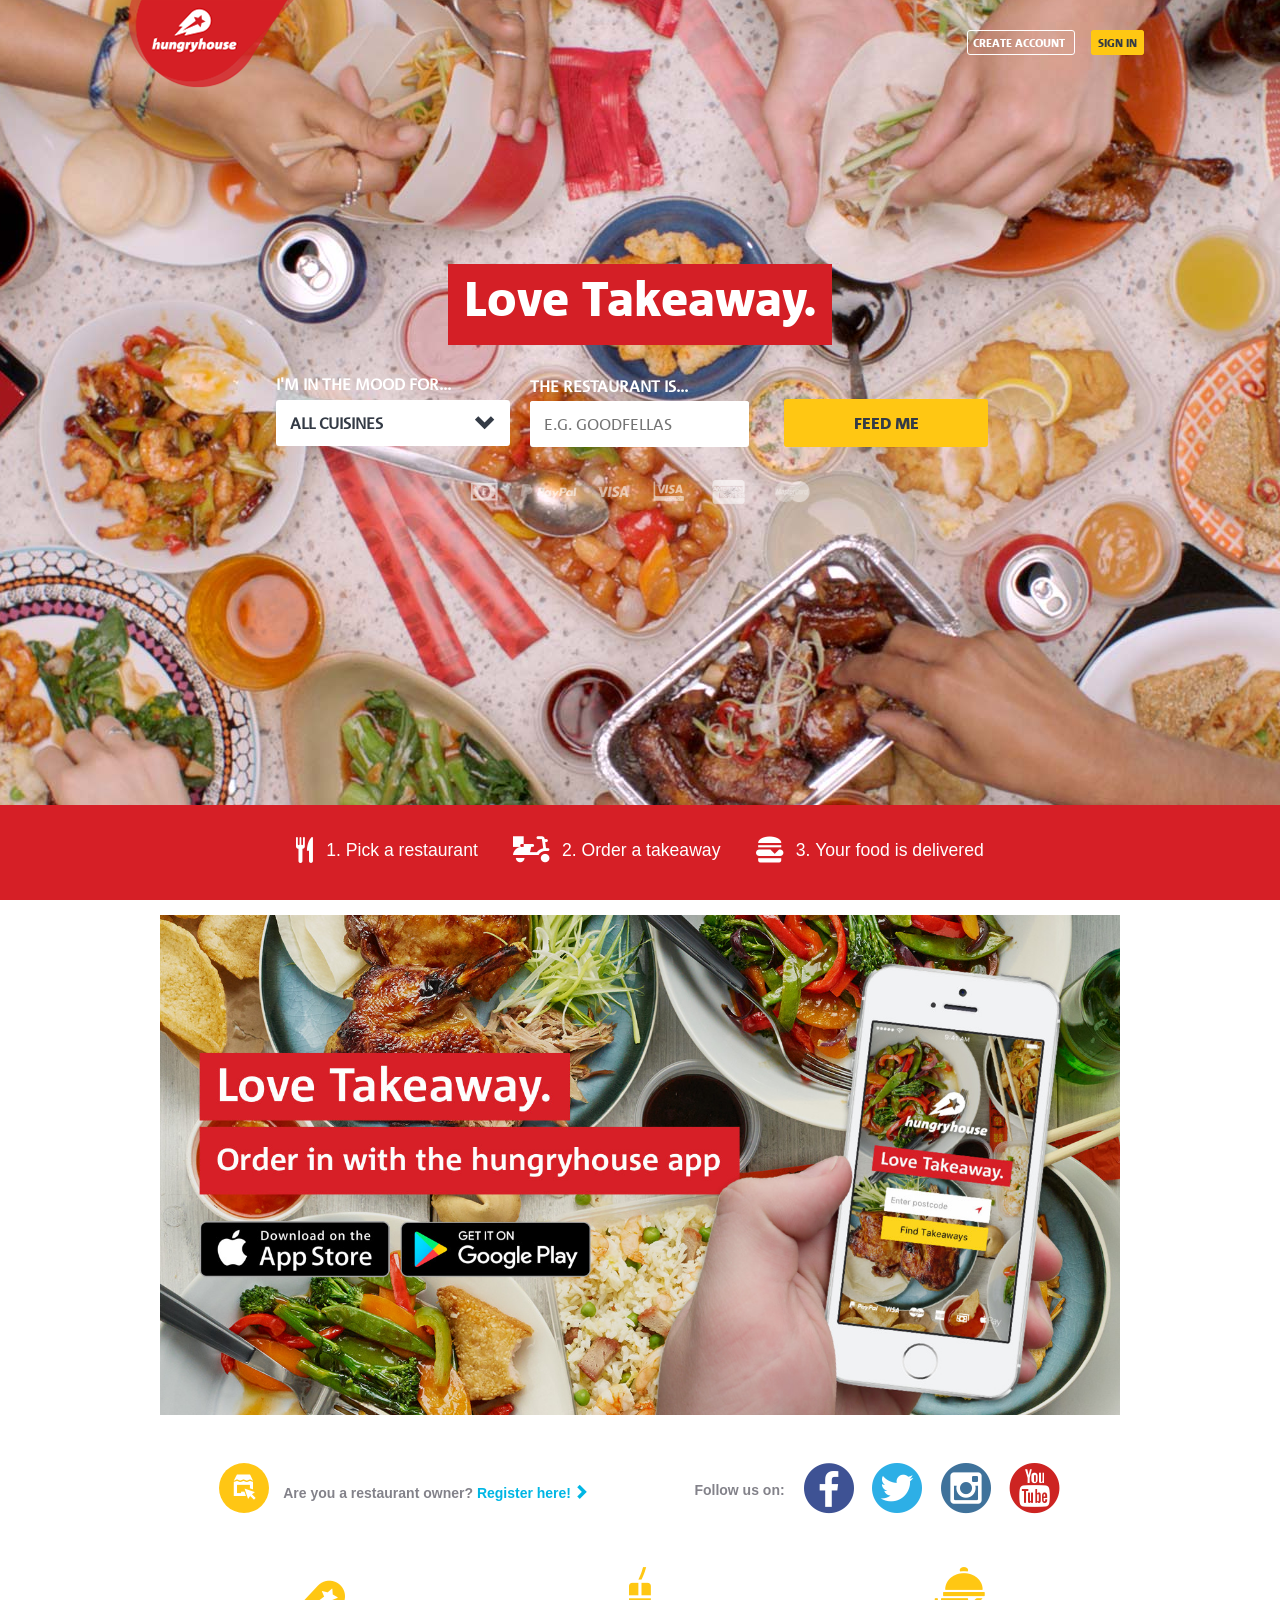
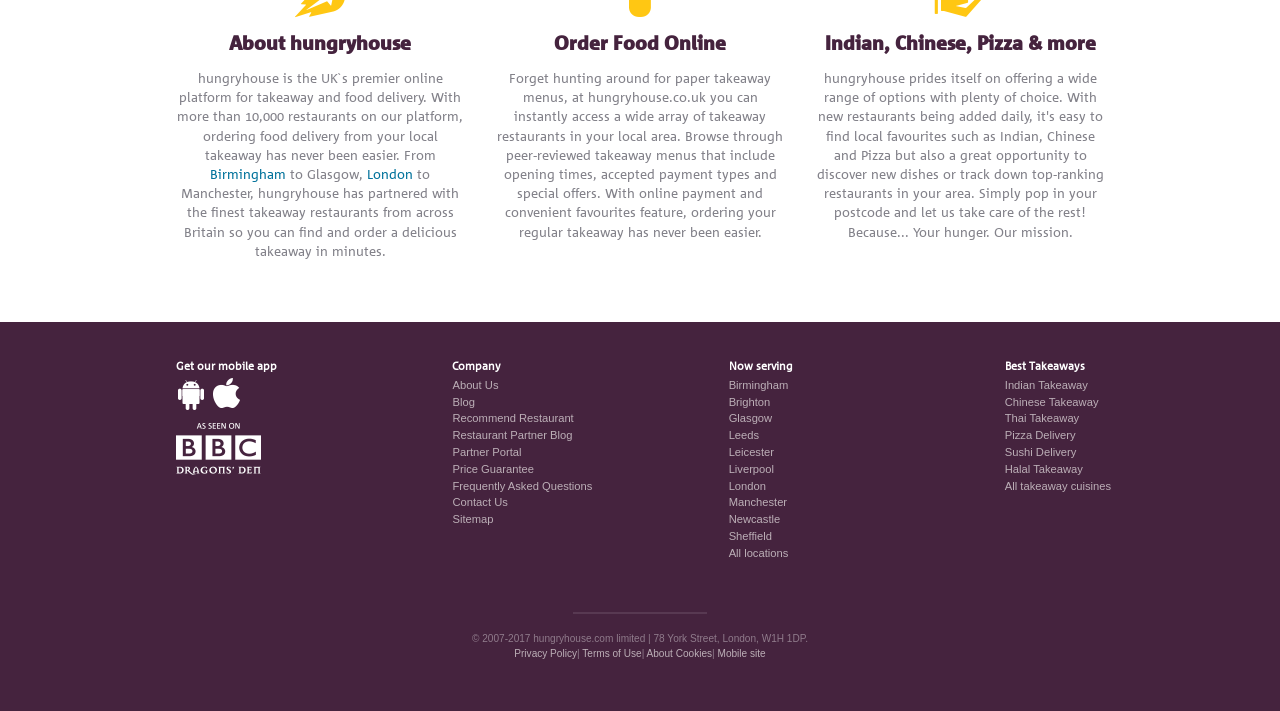
<file: index.html>
<!DOCTYPE html>
<html ng-app="index" >
<head>
    <meta charset="utf-8">
    <title>Love Takeaway | hungryhouse</title>
    <meta http-equiv="Content-Type" content="text/html; charset=utf-8"/>
    <link rel="icon" href="./images/favicon.ico" type="image/x-icon"/>
    <link rel="shortcut icon" href="./images/favicon.ico" type="image/x-icon"/>
    <link rel="stylesheet" type="text/css" href="./css/main.css"/>
</head>
<body class="homepage homeGuest" ng-controller="indexController">
	<header>
	    <nav class="homepage">
	        <a class="logo--homepage" href="#"><h2>hungryhouse.co.uk</h2></a>
	        <ul ng-show="!isLogin" >
	            <li>
	                <a
			            	href="./register.html"
			                data-tooltip="Members benefit from a better Checkout experience, but it's also possible to order as a guest without creating an account."
			                class="fancyOpen tooltip button--small--transparent">
	                    Create Account
	                </a>
	            </li>
	            <li>
	                <a
	                        class="fancyOpen button--small"
	                        href="./login.html">
	                    Sign in
	                </a>
	            </li>
	        </ul>
	        <!--已登录-->
	        <ul ng-show="isLogin">
			
				<li>
					<a class="font-white" title="My Order" href="javascript:void(0);">My Order</a>
				</li>
				
				<li>
					<a class="font-white" title="Order Tracking" href="javascript:void(0);">Order Tracking</a>
				</li>
				<li>
					<a class="button--small--grey" title="Sign Out" href="javascript:void(0);" ng-click="logout()">Sign Out</a>
				</li>
			</ul>
	    </nav>
	    <!-- // dynamic search form-->
	    <section class="homepage-search">
	        <h1 class="highlight-red">Love Takeaway.</h1>
	        <form class="cuisineChoose searchtool--homepage" >
	            <ol>
	                <li>
	                    <label for="cuisine-select">I'm in the mood for...</label>
	                    <select ng-model="selectedCuisine" >
	                        <option value="">All cuisines</option>
	                        <option ng-repeat="cuisine in cuisines" ng-value="cuisine">{{cuisine}}</option>
	                    </select>
	                    <div class="arrow-select"><span class="icon-arrow-down"></span></div>
	                </li>
	                <li>
	                    <label for="post-code-input">The restaurant is...</label>
	                    <input type="search" placeholder="e.g. Goodfellas" sf-typeahead 
	                     datasets="nameDataset" ng-model="selectedName" />
	                </li>
	                <li>
	                    <button type="button" ng-click="search()" >feed me</button>
	                </li>
	            </ol>
	        </form>
	        <img alt="paying options" src="./images/home/paying_options_paypal.png" class="payment-options postLoad"></section>
		    <div class="breadcrumb">
		        <div class="breadcrumbBox"><span><i class="icon-forks"></i>1. Pick a restaurant</span><span><i
		                class="icon-bike"></i>2. Order a takeaway</span><span><i class="icon-burger"></i>3. Your food is delivered</span>
		        </div>
		    </div>
			
		    <video autoplay loop poster="./video/intro-4.jpg?e287726" id="bgvid">
		        <source src="./video/intro-4.webm" type="video/webm">
		        <source src="./video/intro-4.mp4" type="video/mp4">
		    </video>
	</header>
	
	<!-- Our main content-->
	<div id="hungryhouse-mobile-apps-adv-holder" class="center">
	    <a href="http://hungryhouse.co.uk/app">
	        <img alt="download hungyhouse mobile app" class="advertisingImg center postLoad"
	             width="960" height="500"
	             src="./images/home/couple-brand-tv.jpg"/>
	    </a>
	    <div class="downloadAppWrapper">
	        <a href="https://app.adjust.com/1511st?deeplink=hungryhouse://"
	           data-uri="https://app.adjust.com/1511st?deeplink=hungryhouse://" class="altUri appApple">
	            <span>iPhone App</span></a>
	        <a href="https://app.adjust.com/yz2z2a?deeplink=hungryhouse://"
	           data-uri="https://play.google.com/store/apps/details?id=com.hungryhouse&referrer=adjust_reftag%3Dc7bJtnxCnV4dP"
	           class="altUri appAndroid">
	            <span>Android App</span></a>
	    </div>
	</div>
	
	<div class="news-items" id="section-news">
	
	    <div class="news-item news-item-big">
	        <div class="header">
	            <i class="icon-register"></i> <span id="newsRegisterText">Are you a restaurant owner?</span> <a
	                href="register.html">Register here! <i class="icon-arrow-right"></i></a>
	        </div>
	    </div>
	
	    <div class="news-item news-item-big">
	        <div class="header">
	            <span id="newsSocialText">Follow us on:</span>
	            <a target="_blank" href="http://www.facebook.com/hungryhouse"><i
	                    class="icon-facebook"></i><span>facebook</span></a>
	            <a target="_blank" href="http://twitter.com/hungryhouse"><i
	                    class="icon-twitter"></i><span>twitter</span></a>
	            <a target="_blank" href="https://www.instagram.com/hungryhouseuk/"><i class="icon-instagram"></i><span>Instagram</span></a>
	            <a target="_blank" href="http://www.youtube.com/user/ihungryhouse"><i
	                    class="icon-youtube"></i><span>youTube</span></a>
	        </div>
	    </div>
	</div>
	
	<div id="section-bottom-info">
	    <ul class="cards">
	        <li class="card three-col-card">
	            <i class="icon-deliveryhero"><span>About</span></i>
	            <div class="card-content">
	                <h2 class="info-header">About hungryhouse</h2>
	                <p class="info-content">hungryhouse is the UK`s premier online platform for takeaway and food delivery.
	                    With more than 10,000 restaurants on our platform, ordering food delivery from your local takeaway
	                    has never been easier. From <a title="Birmingham Takeaway" href="birmingham_takeaway">Birmingham</a>
	                    to Glasgow, <a title="London Takeaway" href="london_takeaway">London</a> to Manchester, hungryhouse
	                    has partnered with the finest takeaway restaurants from across Britain so you can find and order a
	                    delicious takeaway in minutes.</p>
	            </div>
	        </li>
	        <li class="card three-col-card">
	            <i class="icon-about"><span>Order Food Online</span></i>
	            <div class="card-content">
	                <h2 class="info-header">Order Food Online</h2>
	                <p class="info-content">Forget hunting around for paper takeaway menus, at hungryhouse.co.uk you can
	                    instantly access a wide array of takeaway restaurants in your local area. Browse through
	                    peer-reviewed takeaway menus that include opening times, accepted payment types and special offers.
	                    With online payment and convenient favourites feature, ordering your regular takeaway has never been
	                    easier.</p>
	            </div>
	        </li>
	        <li class="card three-col-card">
	            <i class="icon-cuisines icon-card"><span>Cuisines</span></i>
	            <div class="card-content">
	                <h2 class="info-header">Indian, Chinese, Pizza &amp; more</h2>
	                <p class="info-content">hungryhouse prides itself on offering a wide range of options with plenty of
	                    choice. With new restaurants being added daily, it's easy to find local favourites such as Indian,
	                    Chinese and Pizza but also a great opportunity to discover new dishes or track down top-ranking
	                    restaurants in your area. Simply pop in your postcode and let us take care of the rest! Because...
	                    Your hunger. Our mission.</p>
	            </div>
	        </li>
	    </ul>
	</div>
	
	<footer-html></footer-html>
	
	
	<script type="text/javascript" src="js/jquery-2.0.3.min.js" ></script>
	<script type="text/javascript" src="js/typeahead.bundle.js" ></script>
	
	<script type="text/javascript" src="js/angular.js" ></script>
	<script type="text/javascript" src="js/angular-typeahead.js" ></script>
	<script type="text/javascript" src="js/footer.js" ></script>
	<script type="text/javascript" src="js/index.js" ></script>
	
</body>
</html>
</file>
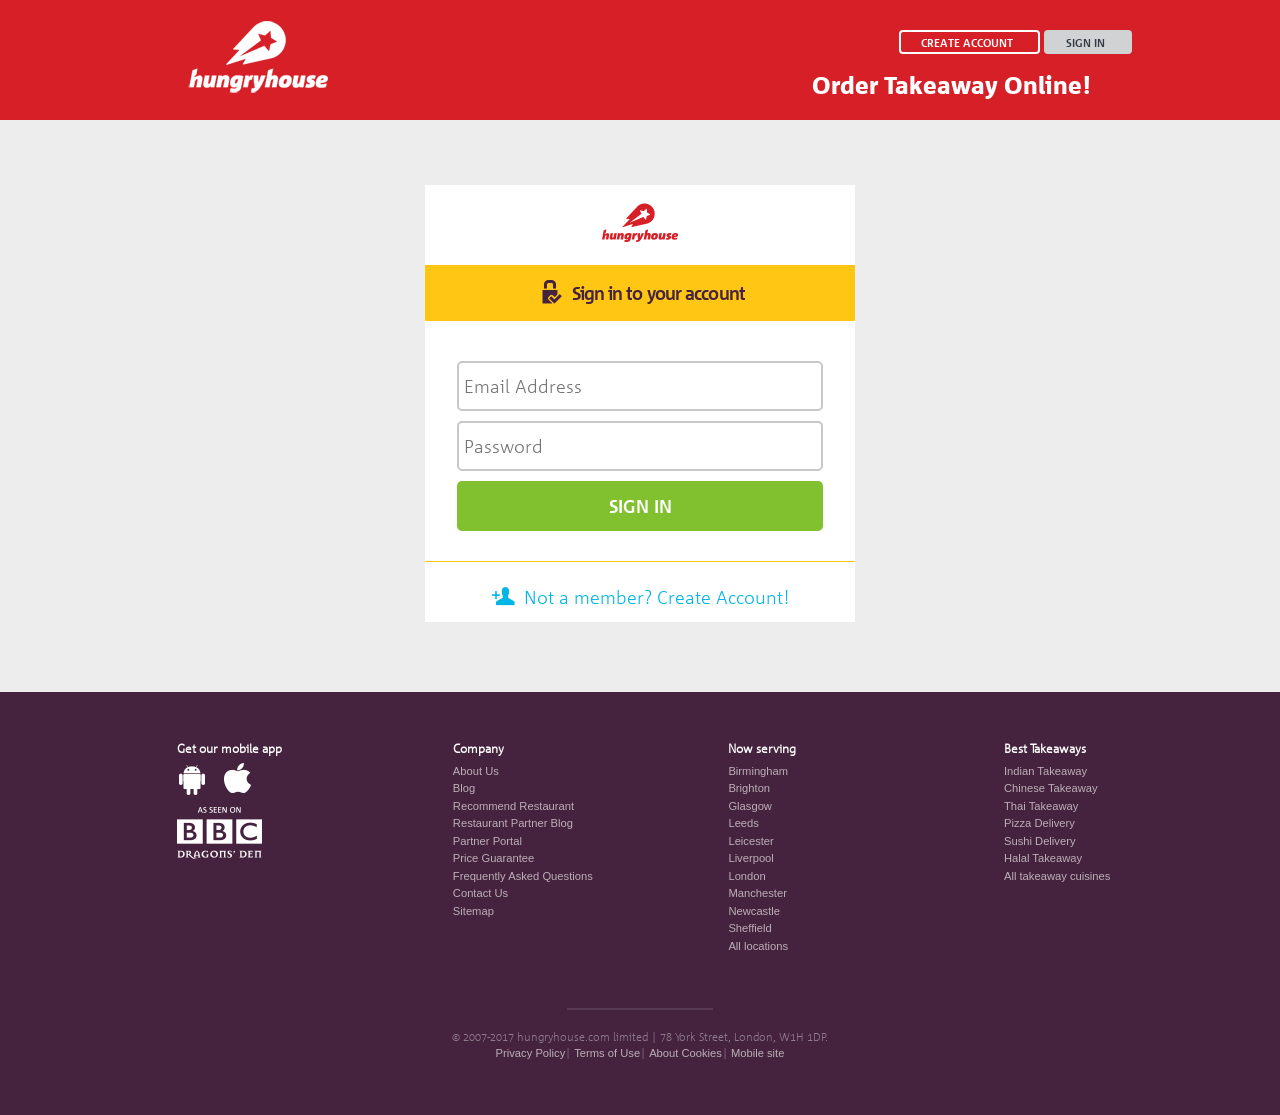
<file: login.html>
<!DOCTYPE html >
<html ng-app="login">
<head>
    <meta name="viewport" content="width=device-width, initial-scale=1">
    <title>hungryhouse</title>
    <meta http-equiv="Content-Type" content="text/html; charset=utf-8"/>
    <meta name="robots" content="noindex,nofollow"/>
    <link href="css/style.css" rel="stylesheet" type="text/css"/>
</head>
<body class="bodyAuth bodyHungryhouse desktop">

<div class="body" ng-controller="loginController">
    <div class="topArea">
        <div class="header">
            <a class="logo" href="index.html" title="order takeaway online">
                <span>Hungryhouse.co.uk</span>
            </a>

            <div class="userInfo">
                <a 
                		href="register.html"
                        class="guestJoinButton">
                    <span>Create account</span>
                </a>

                <a class="button--small" href="javascript:void(0)">
                    <span>Sign in</span>
                </a>
            </div>
            
            <div id="header-message" class="larger">
                <span>Order Takeaway Online!</span>
            </div>

        </div>
    </div>


    <div id="main-container">

        <div id="maincontent-start"></div>
        <!-- Start body -->
        <div id="maincontent">
            <div class="signInPopupWrapper signInWrapperNew signInWrapperNewForJQ clearfix">
                <div id="popup-tpl" class="signIn">

                    <i class="icon-logo-hh hhLogoTop"></i>
                    <p class="headline flexItem"><i class="icon-login-user"></i>&nbsp;
                    	<strong>Sign in to your account</strong>
                    </p>

                    <form >
                        <fieldset class="login">
                            <div class="errorMsg">
                                <i class="icon-attention"></i>&nbsp;<span class="errorTxt"></span>
                            </div>
                            
                            <input autocapitalize="off" autocorrect="off" type="email"
                                   placeholder="Email Address" required="required" ng-model="email" />
                                   
                            <input autocapitalize="off" autocorrect="off" type="password"
                                   placeholder="Password" required="required" ng-model="password" 
                                   oninvalid="setCustomValidity('Please input password');" 
                                   oninput="setCustomValidity('');"/>

                            <button type="submit" class="button--green" ng-click="login()" >Sign in</button>
                        </fieldset>
                    </form>


                    <a id="box-link-inside" href="register.html" class="iconLinkBlue flexItem">
                        <i class="icon-create-account"></i>&nbsp;
                        <span>Not a member? Create Account!</span>
                    </a>

                </div>
            </div>

        </div> <!-- end maincontent -->
        <div class="clear"></div>
        <!-- End body -->
        <div id="maincontent-end"></div>
    </div> <!-- end main-container -->


</div>
<!--footer-->
<footer-html></footer-html>

<script type="text/javascript" src="js/angular.js" ></script>
<script type="text/javascript" src="js/footer.js" ></script>
<script type="text/javascript" src="js/login.js" ></script>

</body>
</html>
</file>
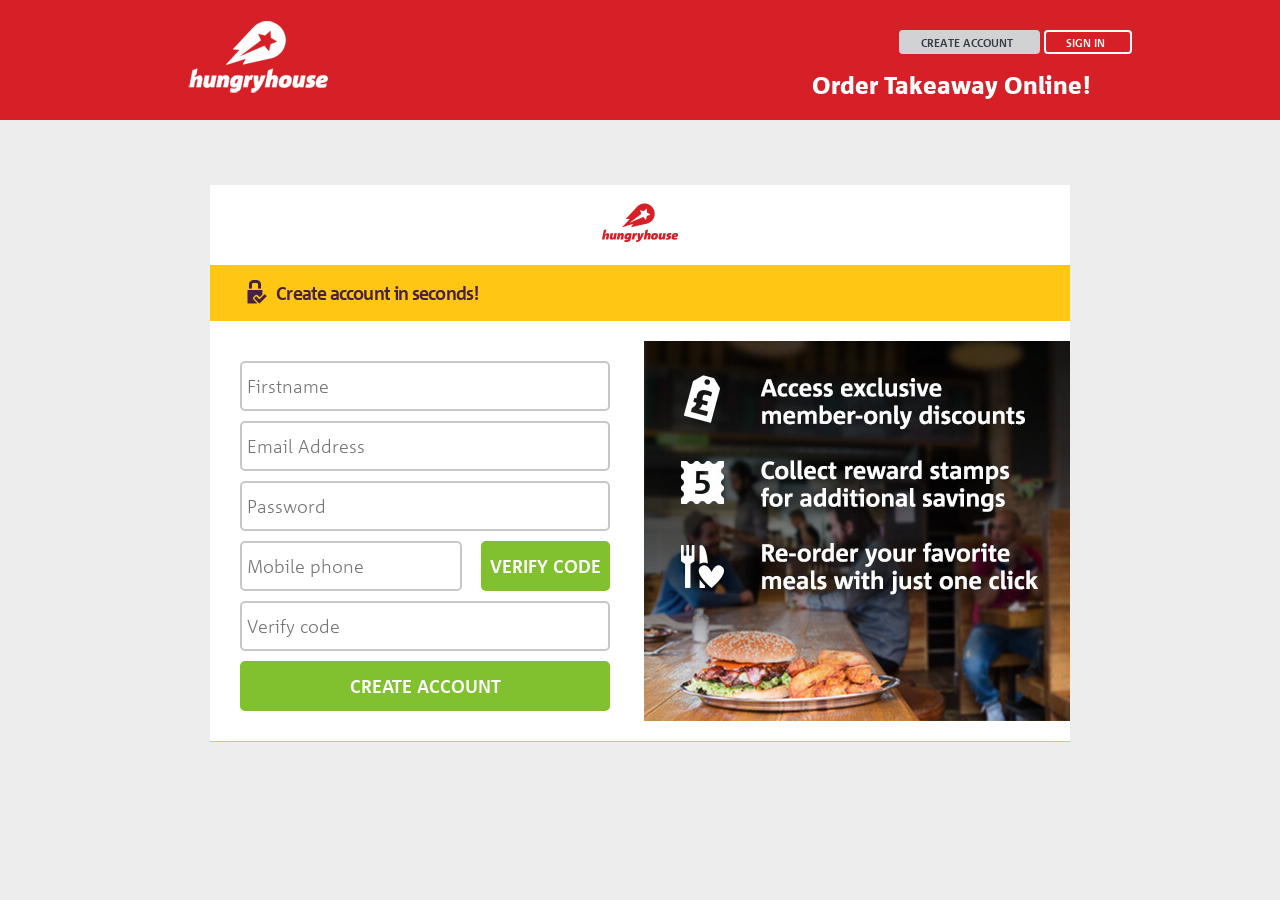
<file: register.html>
<!DOCTYPE html>
<html ng-app="registerApp">
<head>
    <meta name="viewport" content="width=device-width, initial-scale=1">
    <title>hungryhouse</title>
    <meta http-equiv="Content-Type" content="text/html; charset=utf-8"/>
    <meta name="robots" content="noindex,nofollow"/>
    <link href="css/style.css" rel="stylesheet" type="text/css"/>
</head>

<body class="bodyAccount bodyHungryhouse desktop" >

<div class="body" ng-controller="registerCtl">
    <div class="topArea">
        <div class="header">
            <a class="logo" href="index.html" title="order takeaway online">
                <span>Hungryhouse.co.uk</span>
            </a>
            <div class="userInfo">
                <a href="javascript:void(0)">
                    <span>Create account</span>
                </a>

                <a href="login.html" class="guestJoinButton">
                    <span>Sign in</span>
                </a>
            </div>
            <div id="header-message" class="larger">
                <span>Order Takeaway Online!</span>
            </div>
        </div>
    </div>


    <div id="main-container">

        <div id="maincontent-start"></div>
        <!-- Start body -->
        <div id="maincontent">
            <div class="signInPopupWrapper signInWrapperNew signInWrapperNewForJQ clearfix">
                <div id="popup-tpl" class="accountJoin">

                    <i class="icon-logo-hh hhLogoTop"></i>
                    <p class="headline">
                        <i class="icon-login-user"></i>
                        &nbsp;<strong>Create account in seconds!</strong>
                    </p>

                    <form >
                        <fieldset class="login flexItem half">
                        	<input autocapitalize="off" autocorrect="off" type="text"
                                  placeholder="Firstname" required="required" ng-model="searchForm.firstname" />
                            <input autocapitalize="off" autocorrect="off" type="email"
                                  placeholder="Email Address" required="required" ng-model="searchForm.email"/>
                            <input autocapitalize="off" autocorrect="off" type="password"
                                   name="password" placeholder="Password" required="required" ng-model="searchForm.password"/>
							<div>
								<input autocapitalize="off" autocorrect="off" type="text" ng-model="searchForm.phone"
                            	placeholder="Mobile phone" tabindex="3" required="required" style="width: 60%;"/>
                            	<button style="width: 35%;float: right;" ng-click="sendVerifyCode()" 
                            		ng-disabled="clicked" >{{title}}</button>
							</div>
							<input autocapitalize="off" autocorrect="off" type="text" 
                        	placeholder="Verify code" required="required" ng-model="searchForm.verifyCode" />
                            
                            <button type="submit" class="ctaBtn green button--green" 
                            	ng-click="signup()" ng-disabled="registerBtnClicked">Create Account</button>
                        </fieldset>
                        <div class="options flexItem half signUpBackground"></div>
                    </form>
                </div>

            </div> <!-- end maincontent -->
            <div class="clear"></div>

            <!-- End body -->

            <div id="maincontent-end"></div>
        </div> <!-- end main-container -->

    </div>
    
	<!--footer-->
	<footer-html></footer-html>
	
	<script type="text/javascript" src="js/angular.js" ></script>
	<script type="text/javascript" src="js/footer.js" ></script>
    <script type="text/javascript" src="js/register.js" ></script>
    
</body>
</html>
</file>
<file: css/main.css>
@charset "UTF-8";
html {
  -webkit-box-sizing: border-box;
  -moz-box-sizing: border-box;
  box-sizing: border-box; }

*, *:before, *:after {
  -webkit-box-sizing: inherit;
  -moz-box-sizing: inherit;
  box-sizing: inherit; }

button, input[type="button"], input[type="reset"], input[type="submit"], .button, .button--small, .button--big, .button--grey, .button--green, .button--small--grey, .button--small--transparent {
  color: #343b46;
  background-color: #ffc713;
  font-size: 1em;
  font-family: "Heavy", "Corpid", "Verdana";
  font-weight: 400;
  -webkit-font-smoothing: antialiased;
  cursor: pointer;
  padding: 0.7em 0.75em;
  border-radius: 3px;
  border: 0.2em solid #ffc713;
  text-transform: uppercase;
  white-space: nowrap;
  text-decoration: none;
  user-select: none; }
  button:hover, input[type="button"]:hover, input[type="reset"]:hover, input[type="submit"]:hover, .button:hover, .button--small:hover, .button--big:hover, .button--grey:hover, .button--green:hover, .button--small--grey:hover, .button--small--transparent:hover, button:focus, input[type="button"]:focus, input[type="reset"]:focus, input[type="submit"]:focus, .button:focus, .button--small:focus, .button--big:focus, .button--grey:focus, .button--green:focus, .button--small--grey:focus, .button--small--transparent:focus {
    text-decoration: none;
    -webkit-transition: all 0.2s ease-in-out;
    -moz-transition: all 0.2s ease-in-out;
    transition: all 0.2s ease-in-out;
    background-color: #ffaa00;
    border-color: #ffaa00; }

button, input[type="button"], input[type="reset"], input[type="submit"],
button {
  -webkit-appearance: none;
  -moz-appearance: none;
  -ms-appearance: none;
  -o-appearance: none;
  appearance: none;
  width: 100%; }
  button:disabled, input[type="button"]:disabled, input[type="reset"]:disabled, input[type="submit"]:disabled,
  button:disabled {
    cursor: not-allowed;
    opacity: 0.5; }

input[type="color"], input[type="date"], input[type="datetime"], input[type="datetime-local"], input[type="email"], input[type="month"], input[type="number"], input[type="password"], input[type="search"], input[type="tel"], input[type="text"], input[type="time"], input[type="url"], input[type="week"], textarea,
input[type="file"],
select {
  background-color: #fff;
  color: #343b46;
  border: 1px solid #bcafb7;
  border-radius: 3px;
  box-sizing: border-box;
  font-family: "Regular", "Corpid", "Verdana", sans-serif;
  font-size: 1em;
  margin-bottom: 0.75em;
  padding: 0.7em 0.75em;
  transition: border-color;
  width: 100%; }
  input[type="color"]::-webkit-input-placeholder, input[type="date"]::-webkit-input-placeholder, input[type="datetime"]::-webkit-input-placeholder, input[type="datetime-local"]::-webkit-input-placeholder, input[type="email"]::-webkit-input-placeholder, input[type="month"]::-webkit-input-placeholder, input[type="number"]::-webkit-input-placeholder, input[type="password"]::-webkit-input-placeholder, input[type="search"]::-webkit-input-placeholder, input[type="tel"]::-webkit-input-placeholder, input[type="text"]::-webkit-input-placeholder, input[type="time"]::-webkit-input-placeholder, input[type="url"]::-webkit-input-placeholder, input[type="week"]::-webkit-input-placeholder, textarea::-webkit-input-placeholder,
  input[type="file"]::-webkit-input-placeholder,
  select::-webkit-input-placeholder {
    font-family: "Regular", "Corpid", "Verdana", sans-serif;
    font-size: 1em; }
  input[type="color"]::-moz-placeholder, input[type="date"]::-moz-placeholder, input[type="datetime"]::-moz-placeholder, input[type="datetime-local"]::-moz-placeholder, input[type="email"]::-moz-placeholder, input[type="month"]::-moz-placeholder, input[type="number"]::-moz-placeholder, input[type="password"]::-moz-placeholder, input[type="search"]::-moz-placeholder, input[type="tel"]::-moz-placeholder, input[type="text"]::-moz-placeholder, input[type="time"]::-moz-placeholder, input[type="url"]::-moz-placeholder, input[type="week"]::-moz-placeholder, textarea::-moz-placeholder,
  input[type="file"]::-moz-placeholder,
  select::-moz-placeholder {
    font-family: "Regular", "Corpid", "Verdana", sans-serif;
    font-size: 1em; }
  input[type="color"]:-moz-placeholder, input[type="date"]:-moz-placeholder, input[type="datetime"]:-moz-placeholder, input[type="datetime-local"]:-moz-placeholder, input[type="email"]:-moz-placeholder, input[type="month"]:-moz-placeholder, input[type="number"]:-moz-placeholder, input[type="password"]:-moz-placeholder, input[type="search"]:-moz-placeholder, input[type="tel"]:-moz-placeholder, input[type="text"]:-moz-placeholder, input[type="time"]:-moz-placeholder, input[type="url"]:-moz-placeholder, input[type="week"]:-moz-placeholder, textarea:-moz-placeholder,
  input[type="file"]:-moz-placeholder,
  select:-moz-placeholder {
    font-family: "Regular", "Corpid", "Verdana", sans-serif;
    font-size: 1em; }
  input[type="color"]:-ms-input-placeholder, input[type="date"]:-ms-input-placeholder, input[type="datetime"]:-ms-input-placeholder, input[type="datetime-local"]:-ms-input-placeholder, input[type="email"]:-ms-input-placeholder, input[type="month"]:-ms-input-placeholder, input[type="number"]:-ms-input-placeholder, input[type="password"]:-ms-input-placeholder, input[type="search"]:-ms-input-placeholder, input[type="tel"]:-ms-input-placeholder, input[type="text"]:-ms-input-placeholder, input[type="time"]:-ms-input-placeholder, input[type="url"]:-ms-input-placeholder, input[type="week"]:-ms-input-placeholder, textarea:-ms-input-placeholder,
  input[type="file"]:-ms-input-placeholder,
  select:-ms-input-placeholder {
    font-family: "Regular", "Corpid", "Verdana", sans-serif;
    font-size: 1em; }

fieldset {
  background-color: white;
  border: 0.2em solid #fff;
  margin: 0 0 0.3em;
  padding: 1.5em; }

input,
label,
select {
  font-family: "Regular", "Corpid", "Verdana", sans-serif;
  font-size: 1em; }

label {
  font-weight: 600;
  margin-bottom: 0.15em; }
  label.required::after {
    content: "*"; }
  label abbr {
    display: none; }

input[type="color"]:hover, input[type="date"]:hover, input[type="datetime"]:hover, input[type="datetime-local"]:hover, input[type="email"]:hover, input[type="month"]:hover, input[type="number"]:hover, input[type="password"]:hover, input[type="search"]:hover, input[type="tel"]:hover, input[type="text"]:hover, input[type="time"]:hover, input[type="url"]:hover, input[type="week"]:hover, textarea:hover,
input[type="file"]:hover,
select:hover,
textarea:hover {
  border-color: #e6e6e6; }

input[type="color"]:focus, input[type="date"]:focus, input[type="datetime"]:focus, input[type="datetime-local"]:focus, input[type="email"]:focus, input[type="month"]:focus, input[type="number"]:focus, input[type="password"]:focus, input[type="search"]:focus, input[type="tel"]:focus, input[type="text"]:focus, input[type="time"]:focus, input[type="url"]:focus, input[type="week"]:focus, textarea:focus,
input[type="file"]:focus,
select:focus,
textarea:focus {
  border-color: #477dca;
  box-shadow: inset 0 1px 3px rgba(0, 0, 0, 0.06), 0 0 5px rgba(55, 112, 192, 0.7);
  outline: none; }

textarea {
  resize: vertical; }

input[type="search"] {
  -webkit-appearance: none;
  -moz-appearance: none;
  -ms-appearance: none;
  -o-appearance: none;
  appearance: none; }

input[type="checkbox"],
input[type="radio"] {
  display: inline;
  margin-right: 0.15em; }

input[type="file"] {
  border: none;
  padding-bottom: 0.3em;
  width: 100%; }

select {
  -webkit-appearance: none;
  -moz-appearance: none;
  -ms-appearance: none;
  -o-appearance: none;
  appearance: none; }

ul,
ol {
  list-style-type: none;
  margin: 0;
  padding: 0; }

dl {
  margin-bottom: 0.3em; }
  dl dt {
    font-weight: bold;
    margin-top: 0.3em; }
  dl dd {
    margin: 0; }

table {
  -webkit-font-feature-settings: "kern", "liga", "tnum";
  -moz-font-feature-settings: "kern", "liga", "tnum";
  -ms-font-feature-settings: "kern", "liga", "tnum";
  font-feature-settings: "kern", "liga", "tnum";
  border-collapse: collapse;
  margin: 0.3em 0;
  table-layout: fixed; }

th {
  font-weight: 600;
  text-align: left; }

tr,
td,
th {
  vertical-align: middle; }

body {
  -webkit-font-feature-settings: "kern", "liga", "pnum";
  -moz-font-feature-settings: "kern", "liga", "pnum";
  -ms-font-feature-settings: "kern", "liga", "pnum";
  font-feature-settings: "kern", "liga", "pnum";
  -webkit-font-smoothing: antialiased;
  color: #343b46;
  font-family: "Verdana", "Geneva", sans-serif;
  font-size: 1em;
  line-height: 1.5; }

h1,
h2,
h3,
h4,
h5,
h6 {
  font-family: "Regular", "Corpid", "Verdana", sans-serif;
  line-height: 1.2;
  margin: 0.3em 0 0.3em 0; }

h1 {
  font-size: 3em; }

h2 {
  font-size: 2.5em; }

h3 {
  font-size: 1.8em; }

h4 {
  font-size: 1.2em; }

h5 {
  font-size: 1em; }

h6 {
  font-size: 0.8em; }

p {
  margin: 0 0 0.3em; }

a {
  color: #00a6de;
  text-decoration: none;
  transition: color 0.1s linear; }
  a:active, a:focus, a:hover {
    text-decoration: underline; }
  a:active, a:focus {
    outline: none; }

hr {
  border-bottom: 0.2em solid #fff;
  border-left: none;
  border-right: none;
  border-top: none;
  margin: 1.5em 0; }

img,
picture {
  margin: 0;
  max-width: 100%; }

body.homepage {
  margin: 0;
  max-width: 100%;
  margin-left: auto;
  margin-right: auto; }
  body.homepage::after {
    clear: both;
    content: "";
    display: table; }
  body.homepage > header {
    width: 100%; }
  body.homepage > section {
    max-width: 68em;
    margin-left: auto;
    margin-right: auto; }
    body.homepage > section::after {
      clear: both;
      content: "";
      display: table; }
  body.homepage > footer {
    width: 100%; }

button.small, .button--small, .button--small--grey, .button--small--transparent {
  font-size: 0.7em;
  padding: 0.49em 0.525em;
  border-width: 0.14em; }

.button--big {
  font-size: 1.2em;
  padding: 0.84em 0.9em;
  border-width: 0.24em; }

.button--grey, .button--small--grey {
  background-color: #d1d2d4;
  border-color: #d1d2d4;
  color: #343b46; }
  .button--grey:hover, .button--small--grey:hover, .button--grey:focus, .button--small--grey:focus {
    text-decoration: none;
    -webkit-transition: all 0.2s ease-in-out;
    -moz-transition: all 0.2s ease-in-out;
    transition: all 0.2s ease-in-out;
    background-color: #9f9fa1;
    border-color: #9f9fa1;
    color: #fff; }

.button--green {
  background-color: #81c02f;
  border-color: #81c02f;
  color: #fff; }
  .button--green:hover, .button--green:focus {
    text-decoration: none;
    -webkit-transition: all 0.2s ease-in-out;
    -moz-transition: all 0.2s ease-in-out;
    transition: all 0.2s ease-in-out;
    background-color: #468c3c;
    border-color: #468c3c; }

.button--small--transparent {
  background-color: transparent;
  border-color: #fff;
  color: #fff; }
  .button--small--transparent:hover, .button--small--transparent:focus {
    text-decoration: none;
    background-color: #fff;
    color: #D41F26; }

input[type="color"], input[type="date"], input[type="datetime"], input[type="datetime-local"], input[type="email"], input[type="month"], input[type="number"], input[type="password"], input[type="search"], input[type="tel"], input[type="text"], input[type="time"], input[type="url"], input[type="week"], textarea,
input[type="file"],
select[multiple=multiple], input[type="color"].small, input[type="date"].small, input[type="datetime"].small, input[type="datetime-local"].small, input[type="email"].small, input[type="month"].small, input[type="number"].small, input[type="password"].small, input[type="search"].small, input[type="tel"].small, input[type="text"].small, input[type="time"].small, input[type="url"].small, input[type="week"].small, textarea.small,
input[type="file"].small,
select[multiple=multiple].small, input[type="color"].error, input[type="date"].error, input[type="datetime"].error, input[type="datetime-local"].error, input[type="email"].error, input[type="month"].error, input[type="number"].error, input[type="password"].error, input[type="search"].error, input[type="tel"].error, input[type="text"].error, input[type="time"].error, input[type="url"].error, input[type="week"].error, textarea.error,
input[type="file"].error,
select[multiple=multiple].error {
  font-size: 1em;
  padding: 0.7em 0.75em; }

input[type="color"].small, input[type="date"].small, input[type="datetime"].small, input[type="datetime-local"].small, input[type="email"].small, input[type="month"].small, input[type="number"].small, input[type="password"].small, input[type="search"].small, input[type="tel"].small, input[type="text"].small, input[type="time"].small, input[type="url"].small, input[type="week"].small, textarea.small,
input[type="file"].small,
select[multiple=multiple].small {
  font-size: 0.7em;
  padding: 0.49em 0.525em;
  border-width: 0.14em; }

input[type="color"].error, input[type="date"].error, input[type="datetime"].error, input[type="datetime-local"].error, input[type="email"].error, input[type="month"].error, input[type="number"].error, input[type="password"].error, input[type="search"].error, input[type="tel"].error, input[type="text"].error, input[type="time"].error, input[type="url"].error, input[type="week"].error, textarea.error,
input[type="file"].error,
select[multiple=multiple].error {
  border-color: #D41F26; }

@font-face {
  font-family: 'HH-icon-font';
  src: url("../css/font/common/HH-icon-font.eot?130");
  src: url("../css/font/common/HH-icon-font.eot?130#iefix") format("embedded-opentype"), url("../css/font/common/HH-icon-font.ttf?130") format("truetype"), url("../css/font/common/HH-icon-font.woff?130") format("woff"), url("../css/font/common/HH-icon-font.svg?130#HH-icon-font") format("svg");
  font-weight: normal;
  font-style: normal; }

@font-face {
  font-family: "Heavy";
  src: url("./font/CorpidC1-Heavy.eot?128");
  src: url("./font/CorpidC1-Heavy.eot?128#iefix") format("embedded-opentype"), url("./font/CorpidC1-Heavy.woff?128") format("woff");
  font-weight: normal;
  font-style: normal; }

@font-face {
  font-family: "Regular";
  src: url("./font/CorpidC1-Regular.eot?128");
  src: url("./font/CorpidC1-Regular.eot?128#iefix") format("embedded-opentype"), url("./font/CorpidC1-Regular.woff?128") format("woff");
  font-weight: normal;
  font-style: normal; }

@font-face {
  font-family: "Light";
  src: url("../font/CorpidC1-Light.eot?128");
  src: url("../font/CorpidC1-Light.eot?128#iefix") format("embedded-opentype"), url("../font/CorpidC1-Light.woff?128") format("woff");
  font-weight: normal;
  font-style: normal; }

h1.highlight-red,
h2.highlight-red,
h3.highlight-red,
h4.highlight-red {
  background-color: #D41F26;
  color: #fff;
  padding: 0.08em 0.33333em 0.33333em 0.33333em;
  display: inline;
  font-family: "Heavy", "Corpid", "Verdana";
  font-weight: 200; }

.bottom-margin--font-white {
  margin-bottom: 2em; }

.bottom-margin--font-white, .font-white {
  color: #fff; }

.caption--center--small {
  font-size: 0.7em;
  text-align: center;
  margin: 1.5em;
  display: block; }

.error-text {
  color: #D41F26;
  font-size: 1em; }

.center {
  text-align: center; }

.left {
  text-align: left; }

.justify {
  text-align: justify; }

.emphasized {
  color: #D41F26;
  font-weight: 800; }

.shoppingCartHeader:before, a.restsRestStatus:before, .restsHalal:before, .silverServiceIcon:before, .restsOffersAvailable:before, .findRestaurantTopLink:before, .iconCuisine, .checkoutBasketIcon, .restcatList li a, .menuItemPriceCell2 a,
[class^="icon-"], [class*=" icon-"] {
  font-family: 'HH-icon-font';
  speak: none;
  font-style: normal;
  font-weight: normal;
  font-variant: normal;
  text-transform: none;
  -webkit-font-smoothing: antialiased;
  -moz-osx-font-smoothing: grayscale;
  line-height: 1; }

[class^="icon-"] span, [class*=" icon-"] span {
  display: none !important; }

.icon-arrow-down:before, .open .icon-arrow-up:before {
  content: "\e601"; }

.icon-arrow-left:before, .findRestaurantTopLink:before {
  content: "\e602"; }

.icon-arrow-right:before, a.restsRestStatus:before {
  content: "\e603"; }

.restcatList li a:before {
  content: "\e603";
  position: relative;
  float: right;
  display: inline-block;
  top: 13px;
  font-size: 150%; }

.icon-arrow-up:before, a.filterActive .icon-arrow-down:before, .open > .icon-arrow-down:before {
  content: "\e604"; }

.icon-open:before {
  content: "\e605"; }

.icon-offer:before, .restsOffersAvailable:before {
  content: "\e606"; }

.icon-basket:before, .checkoutBasketIcon:before, .shoppingCartHeader:before {
  content: "\e607"; }

.icon-halal:before, .restsHalal:before {
  content: "\e608"; }

.icon-favourite-restaurant:before {
  content: "\e609"; }

.icon-dish:before, .iconCuisine:before {
  content: "\e60a"; }

.icon-cash:before {
  content: "\e60f"; }

.icon-home:before {
  content: "\e612"; }

.icon-user:before {
  content: "\e600"; }

.icon-deliveryhero:before {
  content: "\e614"; }

.icon-cuisines:before {
  content: "\e615"; }

.icon-search-results:before {
  content: "\e616"; }

.icon-close:before {
  content: "\e617"; }

.icon-minus:before {
  content: "\e622"; }

.icon-plus:before {
  content: "\e621"; }

.icon-address:before {
  content: "\e616"; }

.icon-attention:before {
  content: "\e61f";
  color: #D61F26; }

.icon-silver-service:before {
  content: "\e61a"; }

.icon-free-delivery:before {
  content: "\e61d"; }

.icon-about:before {
  content: "\e611"; }

.icon-wallet:before {
  content: "\e61c"; }

.icon-accept:before {
  content: "\e619"; }

.icon-information:before {
  content: "\e618"; }

.icon-register:before {
  content: "\e61b"; }

.icon-delete:before {
  content: "\e60b"; }

.icon-order-history:before {
  content: "\e60d"; }

.icon-notified:before {
  content: "\e60c"; }

.icon-basket-minus:before {
  content: "\e632"; }

.icon-spinner:before {
  content: "\e637"; }

.icon-deal:before {
  content: "\e67b"; }

.icon-slogan:before {
  content: "\e676"; }

.icon-arrowDown:before {
  content: "\e678"; }

.icon-arrowUp:before {
  content: "\e679"; }

.icon-hh-toolbar-logo:before {
  content: "\e67a"; }

.icon-hh-logo:before {
  content: "\e66f"; }

.icon-x:before {
  content: "\e67c"; }

/*social icons*/
.icon-instagram:before {
  content: "\e62e";
  color: #3f729b;
  font-size: 50px; }

.icon-twitter:before {
  content: "\e62d";
  color: #2dafe6;
  font-size: 50px; }

.icon-youtube:before {
  content: "\e631";
  color: #cd2422;
  font-size: 50px; }

.icon-facebook:before {
  content: "\e630";
  color: #3e5294;
  font-size: 50px; }

.icon-facebook-no-bg:before {
  content: "\e642"; }

.icon-gplus-no-bg:before {
  content: "\e643"; }

.icon-twitter-no-bg:before {
  content: "\e644"; }

.icon-edit-menu:before {
  content: "\e645"; }

/* special icon behaviour */
.icon-order-history {
  color: #c1c1c3; }

a.restsRestStatus:before {
  color: #c1c1c3;
  font-size: 44px; }

.iconCuisine, .icon-halal, .icon-silver-service {
  color: #585963; }

.icon-halal {
  font-size: 22px;
  line-height: 0; }

.icon-silver-service {
  color: #9f9fa1;
  position: relative;
  top: -5px; }

.restsOffersAvailable:before {
  font-size: 20px; }

.restsDeliveryInfoWrapper {
  display: inline-block; }

.icon-arrow-down:before, .icon-arrow-up:before {
  font-size: 1.2em; }

.icon-arrow-down, .icon-arrow-up {
  float: right;
  position: relative;
  top: -5px; }

#mainmenu-item-signout a, #mainmenu-item-myaccount a {
  margin-left: -6px; }

.restsTipsHolder .icon-deal:before {
  color: #d61f26;
  font-size: 125%;
  position: relative;
  top: 1px;
  right: 5px; }

.searchTrackicon em {
  color: #80bf41;
  font-size: 11px;
  display: inline-block;
  margin-top: 4px; }

.icon-user:before {
  content: "\e600"; }

.icon-information:before {
  content: "\e618"; }

.icon-envelope:before {
  content: "\e646"; }

.icon-forks:before {
  content: "\e647"; }

.icon-bike:before {
  content: "\e649"; }

.icon-burger:before {
  content: "\e648"; }

.iconBBC, .iconApple, .iconAndroid {
  background-image: url("../images/hh_sprite.png");
  display: inline-block;
  background-repeat: no-repeat; }

.appBBC {
  display: block; }

.appAndroid span, .appApple span, .appBBC span {
  display: none; }

.iconAndroid {
  background-position: 0 -688px;
  height: 36px;
  width: 32px; }

.iconApple {
  background-position: 0 -645px;
  height: 36px;
  width: 32px; }

.iconBBC {
  background-position: 0 -2630px;
  width: 108px;
  height: 58px; }

/* Ico from contact page */
.ico-thdown {
  background-image: url(../../images/contact/ico-thdown.svg); }

.ico-tt {
  background-image: url(../../images/contact/ico-tt.svg); }

.ico-support {
  background-image: url(../../images/contact/ico-support.svg); }

.ico-stop {
  background-image: url(../../images/contact/ico-stop.svg); }

.ico-delivery {
  background-image: url(../../images/contact/ico-delivery.svg); }

.ico-mouse {
  background-image: url(../../images/contact/ico-mouse.svg); }

.ico-fb {
  background-image: url(../../images/contact/ico-fb.svg); }

.ico-ins {
  background-image: url(../../images/contact/ico-ins.svg); }

.ico-sale {
  background-image: url(../../images/contact/ico-sale.svg); }

.ico-edit {
  background-image: url(../../images/contact/ico-edit.svg); }

.ico-book {
  background-image: url(../../images/contact/ico-book.svg); }

.ico-warning {
  background-image: url(../../images/contact/ico-warning.svg); }

.ico-unpaid {
  background-image: url(../../images/contact/ico-unpaid.svg); }

.ico-pig {
  background-image: url(../../images/contact/ico-pig.svg); }

.ico-burger {
  background-image: url(../../images/contact/ico-pig.svg); }

.ico-join {
  background-image: url(../../images/contact/ico-pig.svg); }

.ico-logo {
  background-image: url(../../images/contact/ico-pig.svg); }

.logo--standalone, .logo--homepage, .logo--contact {
  background: url("../images/home/hh_StageLogo.png") left top no-repeat; }
  @media screen and (min-width: 53.75em) {
    .logo--standalone, .logo--homepage, .logo--contact {
      display: inline; } }
  .logo--standalone h2, .logo--homepage h2, .logo--contact h2 {
    overflow: hidden;
    text-indent: 101%;
    white-space: nowrap;
    width: 174px;
    height: 93px; }

.logo--standalone {
  float: left; }

@media screen and (min-width: 53.75em) {
  .logo--homepage {
    float: left; } }

.logo--contact {
  display: none;
  float: left;
  height: 20px; }
  @media screen and (min-width: 40em) {
    .logo--contact {
      display: inline;
      height: 93px; } }

.tooltip, .tooltip--n {
  position: relative; }
  .tooltip:hover:before, .tooltip--n:hover:before, .tooltip:hover:after, .tooltip--n:hover:after, .tooltip:focus:before, .tooltip--n:focus:before, .tooltip:focus:after, .tooltip--n:focus:after {
    visibility: visible;
    opacity: 1; }
  .tooltip:before, .tooltip--n:before, .tooltip:after, .tooltip--n:after {
    position: absolute;
    visibility: hidden;
    opacity: 0;
    z-index: 1000;
    pointer-events: none;
    -webkit-transform: translate3d(0, 0, 0);
    -moz-transform: translate3d(0, 0, 0);
    -ms-transform: translate3d(0, 0, 0);
    -o-transform: translate3d(0, 0, 0);
    transform: translate3d(0, 0, 0);
    -webkit-transition: all 0.2s ease-in-out;
    -moz-transition: all 0.2s ease-in-out;
    transition: all 0.2s ease-in-out; }
  .tooltip:before, .tooltip--n:before {
    content: '';
    border: 1px solid transparent;
    bottom: 0;
    z-index: 1000001; }
  .tooltip:after, .tooltip--n:after {
    content: attr(data-tooltip);
    background-color: #343b46;
    border-radius: 3px;
    color: white;
    text-shadow: 0 -1px 0 rgba(0, 0, 0, 0.2);
    padding: 5px 10px;
    box-shadow: 1px 1px 3px rgba(0, 0, 0, 0.2);
    text-align: left;
    width: 15em;
    max-width: 30em;
    white-space: normal; }

.tooltip:hover:before, .tooltip:focus:before {
  bottom: -15%; }

.tooltip:hover:after, .tooltip:focus:after {
  top: 115%; }

.tooltip:before, .tooltip:after {
  left: 50%;
  transform: translateX(-50%);
  -webkit-transform: translateX(-50%); }

.tooltip:before {
  border-bottom-color: #343b46;
  bottom: -35%; }

.tooltip:after {
  top: 135%; }

.tooltip--n:hover:before, .tooltip--n:focus:before {
  right: -15%; }

.tooltip--n:hover:after, .tooltip--n:focus:after {
  left: 115%; }

.tooltip--n:before, .tooltip--n:after {
  top: 50%;
  transform: translateY(-50%);
  -webkit-transform: translateY(-50%); }

.tooltip--n:before {
  border-right-color: #343b46;
  right: -35%; }

.tooltip--n:after {
  left: 135%; }

.input-group .button-file {
  position: relative;
  overflow: hidden;
  display: inline-block;
  font-weight: 100;
  text-transform: none;
  font-family: "Regular", "Corpid", "Verdana", sans-serif;
  border: none; }
  .input-group .button-file input[type=file] {
    position: absolute;
    display: block;
    min-width: 100%;
    min-height: 100%;
    top: 0;
    right: 0;
    text-align: right;
    filter: alpha(opacity=0);
    opacity: 0;
    outline: none;
    cursor: inherit; }

.input-group {
  margin-bottom: 1em; }
  .input-group .button-file {
    float: left;
    padding: 0.4em 1em;
    background-color: #ddd;
    box-shadow: 2px 2px 1px #d1d2d4; }
  .input-group .input-file-label {
    display: inline-block;
    width: 180px;
    border: none; }

.contact-page-popup {
  text-align: left;
  font-family: "Regular", "Corpid", "Verdana", sans-serif;
  font-size: 0.9em; }
  .contact-page-popup section {
    max-width: 300px; }
  .contact-page-popup .header {
    font-weight: 200; }
  .contact-page-popup .caption {
    font-size: 0.8em;
    color: #83828a;
    display: block;
    margin: 1em 0 1em 0;
    line-height: 1.5em; }

.contact-page-popup button {
  color: #fff; }

.contact-page-popup ul li {
  margin: 0.6em;
  width: 90%; }
  .contact-page-popup ul li .list-text {
    position: relative;
    left: 7px;
    font-size: 0.9em;
    display: inline-block;
    width: 90%; }
  .contact-page-popup ul li i.icon-accept {
    display: inline-block;
    vertical-align: top; }

.contact-page-popup ol {
  margin: 0.5em;
  counter-reset: item; }
  .contact-page-popup ol li {
    list-style: none;
    position: relative;
    margin: 1.2em; }
    .contact-page-popup ol li:before {
      position: absolute;
      content: counter(item) ") ";
      counter-increment: item;
      left: -1.4em; }

.contact-page-popup .arrow-select {
  color: #83828a;
  pointer-events: none; }
  .contact-page-popup .arrow-select span {
    background-color: white;
    padding: 2px;
    top: -40px;
    right: 6px; }

footer {
  background: #45233e;
  padding: 3em 1.618em;
  width: 100%;
  font-size: 0.7em; }
  footer .footer-logo {
    margin-bottom: 2em;
    text-align: center; }
    footer .footer-logo img {
      height: 3em; }
  footer .footer-links {
    margin-bottom: 1.5em; }
    footer .footer-links::after {
      clear: both;
      content: "";
      display: table; }
    @media screen and (min-width: 40em) {
      footer .footer-links {
        margin-left: 12.71973%; } }
  footer ul {
    margin-bottom: 3em;
    padding: 0;
    text-align: left; }
    @media screen and (min-width: 40em) {
      footer ul {
        float: left;
        display: block;
        margin-right: 1.75788%;
        width: 23.68159%; }
        footer ul:last-child {
          margin-right: 0; }
        footer ul:nth-child(4n) {
          margin-right: 0; }
        footer ul:nth-child(4n+1) {
          clear: left; }
        footer ul::after {
          clear: both;
          content: "";
          display: table; } }
  footer li {
    line-height: 1.5em;
    list-style: none;
    text-align: center; }
    @media screen and (min-width: 40em) {
      footer li {
        text-align: left; } }
  footer li a, footer p a {
    color: #bcafb7;
    text-decoration: none; }
    footer li a:focus, footer li a:hover, footer p a:focus, footer p a:hover {
      color: white; }
  footer h3 {
    color: #fff;
    font-size: 1em;
    font-weight: 800;
    margin-bottom: 0.4em; }
  footer hr {
    border: 1px solid rgba(255, 255, 255, 0.1);
    margin: 0 auto 1.5em;
    width: 12em; }
  footer p {
    color: rgba(255, 255, 255, 0.4);
    font-size: 0.9em;
    line-height: 1.5em;
    margin: auto;
    max-width: 35em;
    text-align: center; }
  footer .icon-gplus-no-bg:before,
  footer .icon-twitter-no-bg:before,
  footer .icon-facebook-no-bg:before {
    color: white;
    margin: 0 20px;
    font-size: 40px; }

.accordion-tabs-minimal {
  line-height: 1.5;
  padding: 0; }
  .accordion-tabs-minimal::after {
    clear: both;
    content: "";
    display: table; }
  .accordion-tabs-minimal li.tab-header-and-content {
    list-style: none; }
    @media screen and (min-width: 40em) {
      .accordion-tabs-minimal li.tab-header-and-content {
        display: inline; } }
  .accordion-tabs-minimal a.tab-link {
    background-color: #fff;
    border-top: 1px solid #fff;
    display: block;
    padding: 0.75em 1.618em;
    text-decoration: none;
    border: 4px solid #ededee; }
    @media screen and (min-width: 40em) {
      .accordion-tabs-minimal a.tab-link {
        display: inline-block;
        border-top: 0; } }
    .accordion-tabs-minimal a.tab-link:hover {
      border: 4px solid #bbbdc0; }
    .accordion-tabs-minimal a.tab-link:focus {
      outline: none; }
    .accordion-tabs-minimal a.tab-link.is-active {
      border-bottom: 0; }
      @media screen and (min-width: 40em) {
        .accordion-tabs-minimal a.tab-link.is-active {
          border: 4px solid #d61f26; } }
  .accordion-tabs-minimal .tab-content {
    display: none;
    width: 100%; }
    @media screen and (min-width: 40em) {
      .accordion-tabs-minimal .tab-content {
        float: left; } }

.cards, .cards--contact {
  display: -webkit-box;
  display: -moz-box;
  display: box;
  display: -webkit-flex;
  display: -moz-flex;
  display: -ms-flexbox;
  display: flex;
  -webkit-box-lines: multiple;
  -moz-box-lines: multiple;
  box-lines: multiple;
  -webkit-flex-wrap: wrap;
  -moz-flex-wrap: wrap;
  -ms-flex-wrap: wrap;
  flex-wrap: wrap;
  margin-bottom: 1.5;
  background-color: white;
  overflow: auto;
  padding: 1em 0; }
  .cards .card, .cards--contact .card {
    -webkit-flex-basis: 18em;
    -moz-flex-basis: 18em;
    flex-basis: 18em;
    -ms-flex-preferred-size: 18em;
    -webkit-flex-grow: 1;
    -moz-flex-grow: 1;
    flex-grow: 1;
    -ms-flex-positive: 1; }
  .cards .icon-card, .cards--contact .icon-card {
    height: 3.5em;
    padding: 0.875em;
    width: 3.5em; }
  .cards .card-content, .cards--contact .card-content {
    margin-bottom: 2em;
    font-family: "Regular", "Corpid", "Verdana", sans-serif; }
  .cards h2, .cards--contact h2 {
    display: inline-block;
    font-size: 1.4em;
    margin: 0 0 0.58333em 0;
    padding-top: 0.5em; }
  .cards li, .cards--contact li {
    list-style: none; }
  .cards p, .cards--contact p {
    color: #83828a;
    line-height: 1.5;
    font-size: 0.8em; }
  .cards p.link, .cards--contact p.link {
    font-size: 1em;
    font-weight: 400; }
  .cards img, .cards--contact img {
    max-width: 100%; }

.cards--contact li {
  box-shadow: 0 4px 4px -4px #b7b5ba;
  padding: 1em 0; }

.cards--contact {
  padding-bottom: 0; }
  .cards--contact p {
    margin: 1.7em; }
  .cards--contact i {
    font-size: 1.2em;
    position: relative;
    left: -6px; }

.searchtool ol, .searchtool--homepage ol {
  height: auto;
  display: block; }

@media screen and (min-width: 53.75em) {
  .searchtool ol li, .searchtool--homepage ol li {
    display: inline-block;
    text-align: left;
    padding-right: 1em;
    width: 15.625em; }
    .searchtool ol li:last-child, .searchtool--homepage ol li:last-child {
      width: 13.75em; } }

.searchtool .arrow-select, .searchtool--homepage .arrow-select {
  color: #343b46;
  pointer-events: none; }

.searchtool .arrow-select span, .searchtool--homepage .arrow-select span {
  top: -2.8em;
  right: 1em; }

.searchtool--homepage {
  width: 80%;
  margin: 0 auto;
  margin-top: 40px; }
  .searchtool--homepage label {
    text-transform: uppercase;
    color: #fff;
    font-weight: 800;
    line-height: 2em; }
  .searchtool--homepage select {
    text-transform: uppercase;
    font-weight: 800; }

script + img,
.os {
  display: none;
  visibility: hidden;
  height: 0;
  width: 0; }

.breadcrumb {
  display: block;
  position: relative;
  width: 100%;
  padding: 2em;
  text-align: center;
  color: white;
  background-color: #d61f26;
  margin-bottom: 2em; }
  .breadcrumb span {
    border-left: 0;
    display: inline-block;
    font-size: 1.1em;
    font-weight: 400;
    line-height: 1.5;
    margin-bottom: 4px;
    padding: 0 1em 0 1em;
    position: relative;
    text-decoration: none; }
  .breadcrumb i {
    margin-right: 13px;
    vertical-align: sub;
    font-size: 26px; }

nav {
  min-height: 6.25em;
  width: 80%;
  margin: 0 auto;
  display: inline-block; }
  @media screen and (min-width: 53.75em) {
    nav ul {
      margin: 1.875em 0; } }
  nav ul li {
    font-weight: 800;
    list-style: none;
    margin: 1em; }
    @media screen and (min-width: 53.75em) {
      nav ul li {
        display: inline;
        margin: 0.5em; } }
  @media screen and (min-width: 53.75em) {
    nav.homepage ul {
      float: right; } }
  nav.homepage a {
    font-size: 0.7em;
    text-transform: uppercase; }
  nav.transparent ul {
    float: right; }
  nav.transparent a {
    font-size: 0.7em;
    text-transform: uppercase; }

label.big-form input {
  position: absolute;
  left: -20px; }

label.big-form input[type=radio] + i,
label.big-form input[type=checkbox] + i {
  padding: 0;
  position: relative;
  top: 0;
  height: 24px;
  width: 24px;
  display: inline-block;
  background-image: url(../images/icons/big-form.png); }

label.big-form input[type=radio] + i {
  -webkit-border-radius: 50%;
  -moz-border-radius: 50%;
  border-radius: 50%;
  border: 2px solid #91C83D;
  margin-bottom: -4px;
  background: #fff; }

label.big-form input[type=radio]:checked + i {
  -webkit-border-radius: 50%;
  -moz-border-radius: 50%;
  border-radius: 50%;
  border: none;
  margin-bottom: -4px;
  background: url(../images/icons/big-form.png) top center; }

label.big-form input[type=checkbox] + i {
  border: 2px solid #91C83D;
  margin-bottom: -4px;
  background: #fff;
  border: 2px solid #91C83D; }

label.big-form input[type=checkbox]:checked + i {
  border: none;
  margin-bottom: -4px;
  background: url(../images/icons/big-form.png) -24px center; }

footer {
  background: #45233e;
  padding: 3em 1.618em;
  width: 100%;
  font-size: 0.7em; }
  footer .footer-logo {
    margin-bottom: 2em;
    text-align: center; }
    footer .footer-logo img {
      height: 3em; }
  footer .footer-links {
    margin-bottom: 1.5em; }
    footer .footer-links::after {
      clear: both;
      content: "";
      display: table; }
    @media screen and (min-width: 40em) {
      footer .footer-links {
        margin-left: 12.71973%; } }
  footer ul {
    margin-bottom: 3em;
    padding: 0;
    text-align: left; }
    @media screen and (min-width: 40em) {
      footer ul {
        float: left;
        display: block;
        margin-right: 1.75788%;
        width: 23.68159%; }
        footer ul:last-child {
          margin-right: 0; }
        footer ul:nth-child(4n) {
          margin-right: 0; }
        footer ul:nth-child(4n+1) {
          clear: left; }
        footer ul::after {
          clear: both;
          content: "";
          display: table; } }
  footer li {
    line-height: 1.5em;
    list-style: none;
    text-align: center; }
    @media screen and (min-width: 40em) {
      footer li {
        text-align: left; } }
  footer li a, footer p a {
    color: #bcafb7;
    text-decoration: none; }
    footer li a:focus, footer li a:hover, footer p a:focus, footer p a:hover {
      color: white; }
  footer h3 {
    color: white;
    font-size: 1em;
    font-weight: 800;
    margin-bottom: 0.4em; }
  footer hr {
    border: 1px solid rgba(255, 255, 255, 0.1);
    margin: 0 auto 1.5em;
    width: 12em; }
  footer p {
    color: rgba(255, 255, 255, 0.4);
    font-size: 0.9em;
    line-height: 1.5em;
    margin: auto;
    max-width: 35em;
    text-align: center; }
  footer .icon-gplus-no-bg:before,
  footer .icon-twitter-no-bg:before,
  footer .icon-facebook-no-bg:before {
    color: white;
    margin: 0 20px;
    font-size: 40px; }

.news-items {
  width: 960px;
  margin: 0 auto;
  height: 100px;
  margin-top: -40px;
  margin-bottom: 5px; }
  .news-items::after {
    clear: both;
    content: "";
    display: table; }
  .news-items .news-item {
    background: white;
    float: left;
    overflow: hidden;
    outline: none;
    margin: 0.1em;
    text-decoration: none;
    width: 100%; }
    .news-items .news-item h5 {
      border-bottom: 1px solid #654a5e;
      padding: 10px;
      margin-bottom: 20px; }
  .news-items span {
    display: none; }
  .news-items .news-item-medium {
    height: 315px; }
    @media screen and (min-width: 940px) {
      .news-items .news-item-medium {
        width: 390px; } }
  .news-items .news-item-big {
    height: 80px; }
    @media screen and (min-width: 960px) {
      .news-items .news-item-big {
        width: 475px; } }
  .news-items .news-item-small {
    margin-top: 20px;
    height: 296px; }
    @media screen and (min-width: 940px) {
      .news-items .news-item-small {
        width: 280px; } }

#section-news .header {
  height: 30px;
  color: #83828a;
  font-weight: bold;
  font-size: 14px; }

#section-news .icon-instagram:before, #section-news .icon-twitter:before, #section-news .icon-youtube:before, #section-news .icon-facebook:before {
  font-size: 50px;
  position: relative;
  top: 15px;
  margin-left: 15px; }

#section-news .icon-register {
  background-color: #FFC614;
  border-radius: 50%;
  height: 50px;
  width: 50px;
  line-height: 50px;
  color: #fff;
  display: inline-block;
  font-size: 25px;
  margin: 15px 10px; }

#section-news a {
  background: transparent;
  color: #00b6e4;
  font-family: Bold, sans-serif;
  text-decoration: none; }

#section-news .custComment {
  font-weight: 300;
  font-size: 12px;
  font-family: Corpid,Helvetica,Arial,Verdana,sans-serif;
  line-height: 19px;
  color: #b6b5ba;
  padding: 0 30px;
  position: relative; }
  #section-news .custComment .customerSayingReview {
    text-align: left;
    height: 230px;
    position: relative; }
    #section-news .custComment .customerSayingReview .customerSayingReviewText {
      font-size: 11px;
      font-family: Light,Helvetica,Arial,Verdana,sans-serif;
      line-height: 13px;
      color: #83828A; }
    #section-news .custComment .customerSayingReview .reviewCust {
      font-style: italic; }
  #section-news .custComment .theatre-prev, #section-news .custComment .theatre-next {
    display: block !important;
    position: absolute;
    background-image: url("../images/hh_sprite.png");
    width: 15px;
    height: 20px;
    top: 60px;
    cursor: pointer; }
  #section-news .custComment .theatre-prev {
    background-position: 0 -1637px;
    left: 0px; }
    #section-news .custComment .theatre-prev:hover {
      background-position: 0 -1666px; }
  #section-news .custComment .theatre-next {
    background-position: 0 -383px;
    right: 0px; }
    #section-news .custComment .theatre-next:hover {
      background-position: 0 -356px; }

#homepage-latest-news {
  width: 255px;
  height: 295px;
  display: inline-block;
  margin: 0;
  text-align: left;
  padding: 0 20px; }
  #homepage-latest-news ul {
    overflow: hidden;
    max-height: 213px; }
  #homepage-latest-news .newsContent {
    padding-bottom: 10px;
    margin-bottom: 10px;
    font-weight: 300;
    font-size: 11px;
    line-height: 13px;
    color: #83828a; }
    #homepage-latest-news .newsContent .title {
      line-height: 14px; }
      #homepage-latest-news .newsContent .title a {
        color: #83828a;
        font-size: 12px;
        text-decoration: underline;
        font-weight: normal; }
    #homepage-latest-news .newsContent .newsShortDate {
      line-height: 19px;
      color: #83828a;
      display: block; }
  #homepage-latest-news .bigLink {
    font: 13px/1em Bold;
    display: block;
    text-decoration: none;
    text-align: right; }
  #homepage-latest-news .icon-arrow-right {
    font-size: 9px; }

.signInPopupWrapper div.checker,
.signInPopupWrapper div.checker span,
.signInPopupWrapper div.checker input,
#sign-in-popup-wrapper-new,
#join-in-popup-wrapper-new {
  display: none; }

.signInPopupWrapper .signIn,
.signInPopupWrapper .forgotPassword,
.signInPopupWrapper .migrateFooter,
.signInPopupWrapper .migrateEmails,
.signInPopupWrapper .migrateSuccess,
.signInPopupWrapper .accountJoin {
  background: #fff;
  margin: 0 auto; }

.drawerContent li i {
  padding-right: 10px;
  color: #ffc614; }

@media (min-width: 1600px) {
  .drawerHeadline {
    position: relative;
    top: -100px; } }

@media (min-width: 2000px) {
  .drawerHeadline {
    position: relative;
    top: -200px; } }

/* new member id popups
*  should be moved to unique file
*  @import
*/
/*migrate member-id icons*/
.icon-login-user:before {
  content: "\e636"; }

.icon-pwd-recovery:before {
  content: "\e637"; }

.icon-create-account:before {
  content: "\e639"; }

.icon-connect-facebook:before {
  content: "\e63b"; }

.icon-open-id:before {
  content: "\e63a"; }

.icon-logo-hh:before {
  content: "\e63c"; }

.icon-radio-button:before {
  content: "\e63d";
  font-size: 150%;
  vertical-align: middle;
  color: #d1d2d4; }

input[type="radio"]:checked + .icon-radio-button:before {
  content: "\e63e";
  color: #ffc713; }

/* flexbox styles */
.flexWrapper {
  /*ie 10 flexbox */
  display: -ms-flex;
  -ms-flex-direction: row;
  /* safari/webkit 5.1 - box def */
  display: -webkit-box;
  -webkit-box-direction: normal;
  -webkit-box-orient: horizontal;
  -webkit-box-pack: center;
  -webkit-box-align: stretch;
  /*  safari/webkit > 5.1 - flex def */
  display: -webkit-flex;
  -webkit-flex-direction: row;
  display: flex;
  flex-direction: row;
  flex-wrap: wrap;
  /* shorthand: flex-flow: row wrap; */
  justify-content: flex-start;
  /* flex-start | flex-end | space-between | space-arrounid */
  align-items: stretch;
  /* flex-start | flex-end | center | baseline | stretch; */
  box-sizing: border-box; }

.flexItem {
  /* ie10 */
  -ms-flex: 1 100%;
  /* safari > 5.1 */
  -webkit-box-ordinal-group: 1;
  -webkit-box-flex: 1;
  margin: 0;
  flex: 1 100%;
  box-sizing: border-box; }

.flexItem.full {
  width: 100%;
  display: block; }

.flexItem.two-thirds {
  width: 66.7%; }

.flexItem.half {
  /* ie10 */
  -ms-flex: 2;
  webkit-flex: 2 50%;
  /* safari > 5.1 */
  -webkit-box-ordinal-group: 1;
  -webkit-box-flex: 2 50%;
  width: 50%;
  flex: 2 50%;
  margin: 0;
  padding: 30px;
  box-sizing: border-box; }

.flexItem.third {
  width: 33.3%; }

.flexItem.fourth {
  width: 25%; }

.flexItem.flow-opposite {
  float: right; }

/* fancybox content styles */
#sign-in-popup-wrapper-new,
#join-in-popup-wrapper-new {
  display: none; }

.signInPopupWrapper .accountJoin form,
.signInPopupWrapper .migrateFooter,
.signInPopupWrapper .migrateEmails form {
  /*ie 10 flexbox */
  display: -ms-flexbox;
  -ms-flex-direction: row;
  /*  safari/webkit > 5.1 - flex def */
  display: -webkit-flex;
  -webkit-flex-direction: row;
  display: flex;
  max-width: 860px; }

.signInPopupWrapper input {
  font-size: 18px; }

.signInPopupWrapper form {
  border-bottom: 1px solid #ffc713; }

.signInPopupWrapper .migrateFooter .flexItem.half {
  padding: 10px 30px; }

/* icon addition*/
.signInPopupWrapper .icon-logo-hh {
  font-size: 300%;
  color: #d61f26; }

.signInPopupWrapper .icon-login-user:before,
.signInPopupWrapper .icon-pwd-recovery:before {
  font-size: 133%;
  vertical-align: middle; }

.signInPopupWrapper .icon-pwd-recovery:before {
  margin-right: 8px; }

.signInPopupWrapper .options.flexItem.half {
  font-size: 18px;
  color: #343b46;
  font-family: regular, helvetica, arial, sans-serif;
  margin: 0;
  box-sizing: border-box;
  line-height: 18px;
  font-family: light, helvetica, arial, sans-serif;
  color: #9f9fa1;
  background-position: right; }

.signInPopupWrapper p {
  box-sizing: border-box; }

.signInPopupWrapper .headline strong {
  line-height: 36px; }

.signInPopupWrapper .options {
  font-size: 14px;
  font-family: light, helvetica, arial, sans-serif; }

.signInPopupWrapper a {
  font-family: light,helvetica,arial,sans-serif;
  font-size: 16px;
  line-height: 30px; }

.signInPopupWrapper a.ctaBtn {
  border-radius: 5px;
  width: 100%;
  height: 50px;
  padding: 0;
  line-height: 50px;
  font-size: 18px;
  font-family: bold, helvetica, arial, sans-serif;
  margin-top: 20px;
  text-transform: uppercase;
  color: #fff;
  border: 0;
  text-align: center;
  display: block; }

.green {
  background-color: #80bf2f;
  color: white;
  height: 40px;
  width: 165px; }

.signInPopupWrapper fieldset {
  display: block;
  padding: 30px;
  box-sizing: border-box;
  border: none;
  text-align: left; }

.signInPopupWrapper .accountPasswordReset fieldset {
  text-align: center; }

.signInPopupWrapper .migrateEmails fieldset:first-child {
  border-right: 1px solid #ffc713; }

.signInPopupWrapper .facebookCta,
.signInPopupWrapper input[type="text"],
.signInPopupWrapper input[type="password"],
.signInPopupWrapper input[type="email"],
.signInPopupWrapper button {
  width: 100%;
  border-radius: 5px;
  height: 50px;
  margin-top: 10px; }

.signInPopupWrapper input[type="text"]:checked,
.signInPopupWrapper input[type="password"]:checked,
.signInPopupWrapper input[type="email"]:checked {
  border: 1px solid pink; }

.signInPopupWrapper fieldset label {
  display: block;
  line-height: 40px;
  font-size: 14px; }

.signInPopupWrapper fieldset .scroll label {
  display: block;
  line-height: 40px;
  font-family: light, helvetica, arial, sans-serif;
  width: 95%;
  font-size: 16px; }

.signInPopupWrapper fieldset .scroll label.tableElm {
  line-height: inherit; }

.signInPopupWrapper fieldset .scroll label span {
  padding-left: 10px; }

.signInPopupWrapper fieldset .scroll label input + span {
  width: 95%;
  overflow: hidden; }

.signInPopupWrapper fieldset .scroll label input:checked + span {
  font-family: heavy, helvetica, arial, sans-serif;
  width: 95%;
  overflow: hidden; }

.signInPopupWrapper fieldset hr {
  margin-top: 15px;
  background: #d1d2d4;
  border: 0;
  height: 1px; }

.signInPopupWrapper fieldset p {
  height: 30px;
  line-height: 30px;
  margin: 0;
  text-align: center;
  font-family: light, helvetica, arial, sans-serif;
  font-size: 18px;
  background: white;
  color: #d1d2d4;
  position: relative;
  z-index: 40;
  border-bottom: 1px solid #d1d2d4;
  top: -13px; }

.signInPopupWrapper fieldset p:before {
  content: 'or';
  display: block;
  width: 30px;
  height: 30px;
  margin: 0 auto;
  position: relative;
  top: 13px;
  z-index: 20;
  background: white; }

.signInPopupWrapper fieldset p {
  height: 30px;
  line-height: 30px;
  margin: 0;
  text-align: center;
  font-family: light, helvetica, arial, sans-serif;
  font-size: 18px;
  background: white;
  color: #d1d2d4;
  position: relative;
  z-index: 40;
  border-bottom: 1px solid #d1d2d4;
  top: -13px;
  margin-top: 15px; }

.signInPopupWrapper fieldset p:before {
  content: 'or';
  display: block;
  width: 30px;
  height: 30px;
  margin: 0 auto;
  position: relative;
  top: 13px;
  z-index: 20;
  background: white; }

#user-join fieldset p {
  display: none; }

.signInPopupWrapper .accountPasswordReset fieldset p {
  font-size: 18px;
  line-height: 23px;
  padding: 0;
  margin: 0;
  text-decoration: none;
  color: #585963;
  border-bottom: none;
  height: 70px; }

.signInPopupWrapper .accountPasswordReset fieldset p:before {
  display: none; }

.startOrdering,
.signInPopupWrapper .facebookCta,
.signInPopupWrapper fieldset button {
  text-transform: uppercase;
  padding: 0;
  background: #81c02f;
  color: #fff;
  border: 0;
  font-family: bold, helvetica, arial, sans-serif;
  line-height: 50px;
  text-align: center;
  display: block;
  font-size: 18px; }

.signInPopupWrapper fieldset button:hover {
  background-color: #468C3C; }

.signInPopupWrapper .facebookCta {
  background-color: #4c69ba; }

.signInPopupWrapper .facebookCta i {
  font-size: 125%;
  vertical-align: middle;
  position: relative;
  top: -2px;
  padding-right: 6px; }

.signInPopupWrapper input[type="text"],
.signInPopupWrapper input[type="password"],
.signInPopupWrapper input[type="email"] {
  background: white;
  padding: 7px 5px 7px 5px;
  border-radius: 5px;
  box-sizing: border-box;
  border: 2px solid #d1d2d4; }

.signInPopupWrapper input[type="text"]:empty,
.signInPopupWrapper input[type="password"]:empty,
.signInPopupWrapper input[type="email"]:empty {
  border: 2px solid #c7c7c7; }

.signInPopupWrapper .scroll input[type="email"]:focus,
.signInPopupWrapper input[type="text"]:valid,
.signInPopupWrapper input[type="password"]:valid,
.signInPopupWrapper input[type="email"]:valid {
  border: 2px solid #ffc713; }

.signInPopupWrapper .scroll label {
  padding: 1px; }

.signInPopupWrapper label div {
  font-size: 11px;
  padding: 5px; }

.signInPopupWrapper .accountPasswordReset p,
.signInPopupWrapper .migrateSuccess p {
  text-align: center;
  padding: 0 30px; }

.signInPopupWrapper p.headline {
  font-family: regular, helvetica, arial, sans-serif;
  font-size: 18px;
  background-color: #ffc713;
  color: #45233e;
  padding: 10px 30px 10px 60px;
  text-indent: -25px;
  margin-bottom: 0;
  width: 100%;
  letter-spacing: -0.05em;
  margin: 0; }

.signInPopupWrapper .accountCreated p.headline {
  text-align: center;
  font-size: 16px; }

.signInPopupWrapper .accountCreated span {
  font-size: 13px;
  letter-spacing: 0.01em;
  color: #45233e; }

.signInPopupWrapper .signIn .headline strong {
  font-family: bold, helvetica, arial, sans-serif; }

.signInPopupWrapper .signIn .headline {
  text-align: center; }

.signInPopupWrapper .accountPasswordReset,
.signInPopupWrapper .signIn {
  width: 430px;
  box-sizing: border-box; }

.signInPopupWrapper .accountJoin,
.signInPopupWrapper .migrateEmails {
  display: flex-item;
  width: 860px !important;
  box-sizing: border-box;
  overflow: hidden; }

.signInPopupWrapper .accountCreated {
  width: 550px !important; }

.accountCreated #user-login-success .row {
  display: table;
  border-bottom: 1px solid #ffc713; }

.accountCreated #user-login-success h4 {
  font-size: 20px;
  letter-spacing: -0.04em;
  padding-left: 60px;
  color: #45233e; }

.accountCreated #user-login-success img {
  position: absolute;
  top: 22px;
  left: 20px; }

.accountCreated #user-login-success .col-md {
  position: relative;
  min-height: 1px;
  float: left;
  width: 49%;
  text-align: center;
  padding-top: 10px; }

.accountCreated #user-login-success .col-md:first-of-type {
  border-right: 1px solid #ffc713; }

.accountCreated #user-login-success .col-content {
  font-size: 14px;
  text-align: justify;
  padding: 20px 25px 30px 25px;
  color: #6c6c6d; }

.accountCreated #user-login-success .buttonContainer {
  padding: 14px 15% 20px 15%; }

.signInPopupWrapper .inputFocus {
  background: #ffaa00; }

.signInPopupWrapper .scroll {
  max-height: 160px;
  overflow: auto; }

.signInPopupWrapper .inputText {
  background: white;
  padding: 8px 5px 9px;
  border-radius: 0 0 5px 5px;
  box-sizing: border-box; }

.signInPopupWrapper .addInfo {
  position: relative;
  left: 245px;
  top: -35px;
  display: block;
  width: 70px;
  height: 30px;
  overflow: hidden;
  font-family: light, helvetica, arial, sans-serif;
  color: #d1d2d4;
  font-size: 11px; }

.signInPopupWrapper .iconLinkBlue {
  border: 0;
  height: 50px;
  line-height: 50px;
  display: block;
  text-align: center;
  cursor: pointer;
  margin: 10px 0; }

.signInPopupWrapper fieldset .iconLinkBlue {
  text-align: left;
  height: 30px;
  line-height: 15px;
  font-size: 14px; }

.signInPopupWrapper .hhLogoTop {
  line-height: 80px;
  height: 80px;
  margin: auto;
  display: block;
  text-align: center; }

.signInPopupWrapper i.icon-accept {
  display: inline-block;
  height: 20px;
  color: #d1d2d4;
  border-radius: 5px;
  position: relative;
  background: white;
  left: -10px;
  vertical-align: top;
  width: 20px;
  text-align: center;
  top: 10px;
  border: 2px solid #d1d2d4;
  cursor: pointer;
  font-size: 14px;
  margin-left: 10px;
  float: left; }

.signInPopupWrapper .errorMsg {
  display: none;
  font-family: light, helvetica, arial, sans-serif;
  font-size: 14px;
  color: #d62028;
  line-height: 20px; }

.custom_cb input:checked + i.icon-accept {
  color: #ffc713;
  border: 2px solid #ffc713; }

i.icon-accept + span {
  font-family: light, helvetica, arial, sans-serif;
  font-size: 18px;
  margin-left: -15px;
  color: #45233E; }

.custom_cb .icon-accept:before {
  content: ""; }

.custom_cb input:checked + .icon-accept:before {
  content: "\e619"; }

label.custom_cb {
  text-align: left; }

.signInPopupWrapper .custom_cb a {
  font-size: 14px;
  font-family: Regular, Helvetica, Arial, Verdana, sans-serif; }

.hidden {
  display: none !important; }

.orderCount {
  border: 1px solid #d1d2d4;
  border-radius: 50%;
  color: #d1d2d4;
  display: block;
  width: 25px;
  height: 25px;
  overflow: hidden;
  text-align: center;
  position: relative;
  top: -61px;
  left: 315px;
  font-size: 12px;
  line-height: 25px;
  font-family: light; }

#user-auth-success fieldset {
  border: none;
  /* border-right: 1px solid rgb(209, 210, 212); */
  text-align: center; }

.migrateSuccess p {
  text-align: center; }

.signInPopupWrapper ::-webkit-input-placeholder {
  /* WebKit browsers */
  font-family: light, helvetica, arial, sans-serif;
  font-size: 18px;
  color: darkgray; }

.signInPopupWrapper :-moz-placeholder {
  /* Mozilla Firefox 4 to 18 */
  font-family: light, helvetica, arial, sans-serif;
  opacity: 1;
  font-size: 18px;
  color: darkgray; }

.signInPopupWrapper ::-moz-placeholder {
  /* Mozilla Firefox 19+ */
  font-family: light, helvetica, arial, sans-serif;
  opacity: 1;
  font-size: 18px;
  color: darkgray; }

.signInPopupWrapper :-ms-input-placeholder {
  /* Internet Explorer 10+ */
  font-family: light, helvetica, arial, sans-serif;
  font-size: 18px;
  color: darkgray; }

/* fancy scrollbar - webkit*/
.signInPopupWrapper ::-webkit-scrollbar {
  width: 15px;
  height: 12px;
  border-radius: 2px;
  background: #fff;
  outline: 2px solid #d1d2d4;
  border-radius: 2px; }

.signInPopupWrapper ::-webkit-scrollbar-thumb {
  background: #ffc713;
  -webkit-box-shadow: inset 0px 0px 0px 2px #fff;
  -moz-box-shadow: inset 0px 0px 0px 2px #fff;
  box-shadow: inset 0px 0px 0px 2px #fff;
  border-radius: 2px; }

/* fancy scrollbar - ie*/
.signInPopupWrapper {
  scrollbar-base-color: #C0C0C0;
  scrollbar-base-color: #C0C0C0;
  scrollbar-3dlight-color: #C0C0C0;
  scrollbar-highlight-color: #C0C0C0;
  scrollbar-track-color: #EBEBEB;
  scrollbar-arrow-color: black;
  scrollbar-shadow-color: #C0C0C0;
  scrollbar-dark-shadow-color: #C0C0C0; }

.signInPopupWrapper .forgotPassword {
  color: #C0C0C0;
  font-size: 14px;
  font-family: light, helvetica, arial, sans-serif; }

.signInPopupWrapper fieldset input[type="radio"] i.iconRadio {
  content: '.';
  font-size: 46px;
  display: block;
  height: 25px;
  width: 25px;
  border-radius: 50%;
  color: green;
  border: 2px solid #ffc713;
  line-height: 24px;
  text-align: center;
  background: #ffc713;
  position: relative;
  top: -5px;
  left: -1px; }

.signInPopupWrapper fieldset .scroll label.tableElm {
  display: table; }

.signInPopupWrapper .tableCell {
  display: table-cell; }

.signInPopupWrapper span.tableCell {
  width: 220px; }

.signInPopupWrapper .lastOrder {
  line-height: 12px;
  width: 70px;
  position: relative;
  top: -10px; }

.signInPopupWrapper form strong {
  color: #45233e; }

.signInPopupWrapper form .options ul {
  list-style: disc;
  margin: initial;
  padding: 20px;
  color: #45233e; }

.signInPopupWrapper form .options li {
  padding: 5px 0; }

.scroll input[type="email"],
.scroll input[type="email"]:valid {
  pointer-events: none;
  border: 2px solid #c7c7c7; }

::-webkit-input-placeholder {
  font-family: Light; }

:-moz-placeholder {
  font-family: Light; }

::-moz-placeholder {
  font-family: Light; }

:-ms-input-placeholder {
  font-family: Light; }

.showOnlyOnIphoneapp {
  display: none; }

.signUpBackground {
  background-image: url("../images/sign_up_in_seconds.jpg");
  background-repeat: no-repeat; }

.signUpBackground ul li {
  color: white;
  font-weight: bold;
  line-height: 1.111;
  text-shadow: 2px 2px 4px black;
  list-style-type: disc; }

#user-join fieldset p,
.signInPopupWrapper .toggleLayer,
.signinCheckbox input {
  display: none; }

.signInPopupWrapper .toggleLayer.initShow {
  display: block; }

.signInPopupWrapper .accountPasswordReset .toggleLayer.initShow {
  text-decoration: none;
  color: #585963;
  border-bottom: none;
  height: 70px; }

.signInPopupWrapper .accountPasswordReset .toggleLayer.initShow:before {
  display: none; }

#sign-in-popup-wrapper-new #popup-tpl {
  border: 0; }

.drawerHeadline {
  color: white;
  font-size: 66px;
  font-family: heavy;
  margin: 0 0 20px 28px; }

.opened .drawerContent {
  color: white;
  width: 960px;
  margin-left: -480px;
  padding-left: 50%;
  position: absolute;
  bottom: 12%;
  height: 340px; }

.drawerContent h4 {
  font-size: 29px;
  font-family: bold;
  line-height: 29px;
  margin: 0 0 20px 28px;
  letter-spacing: 0.025em; }

.drawerContent .drawerInfoBox {
  width: 380px;
  background-color: rgba(214, 31, 38, 0.75);
  position: relative;
  padding: 20px; }

.drawerContent li {
  font-size: 18px;
  padding-left: 28px;
  text-indent: -28px;
  padding-bottom: 10px; }

.drawerContent li i {
  padding-right: 10px;
  color: #ffc614; }

.restsSearchTop500Description {
  background-image: url("../images/TopTalkeaway2014_Small.jpg");
  background-repeat: no-repeat;
  background-position: left bottom;
  float: none;
  height: 22px;
  width: 83px;
  padding-left: 5px;
  margin-bottom: -22px;
  position: relative;
  top: -31px;
  left: 4px; }

@media (min-width: 1600px) {
  .drawerHeadline {
    position: relative;
    top: -100px; } }

@media (min-width: 2000px) {
  .drawerHeadline {
    position: relative;
    top: -200px; } }

/* i love IE9 */
@media all and (min-width: 0\0) and (min-resolution: 0.001dpcm) {
  .flexItem.half {
    display: table-cell;
    width: 430px; }
  .signInPopupWrapper .accountJoin form,
  .signInPopupWrapper .migrateFooter,
  .signInPopupWrapper .migrateEmails form {
    display: table; } }

.deviceMobile #ajax-sdata2 .postLoad {
  min-height: 355px; }

.deviceMobile #info-header.opened,
.deviceMobile #header + .opened {
  top: 0;
  border: 3 acidgreen pink; }

#history-holder {
  display: none;
  position: absolute;
  background: none repeat scroll 0 0 white;
  height: 535px;
  left: 50%;
  margin: -70px auto 35px -480px;
  width: 920px;
  z-index: 2;
  overflow: auto;
  padding: 10px 10px 10px;
  border: 10px solid #fff;
  border-bottom: 20px solid #fff;
  border-top: 20px solid #fff;
  border-radius: 1px;
  -moz-box-shadow: 0px 0px 20px 5px rgba(155, 155, 155, 0.1);
  -webkit-box-shadow: 0px 0px 20px 5px rgba(155, 155, 155, 0.1);
  box-shadow: 0px 0px 20px 5px rgba(155, 155, 155, 0.1);
  box-sizing: initial; }
  #history-holder a {
    background: transparent;
    color: #00b6e4;
    font-family: Bold, sans-serif;
    text-decoration: none; }
  #history-holder .historyListDetails {
    display: none; }
  #history-holder .historyItemWrapper {
    margin-bottom: 37px;
    margin-top: 10px; }
  #history-holder .historyListHeadline li,
  #history-holder .historyListSubHeadline li,
  #history-holder .historyListDetails li {
    display: inline-block;
    vertical-align: top; }
  #history-holder .historyListHeadline {
    border-bottom: 1px solid #d1d2d4; }
  #history-holder .historyRestName {
    width: 295px;
    height: 25px;
    margin-left: 20px; }
  #history-holder .historyRestName div {
    text-overflow: ellipsis;
    overflow: hidden;
    white-space: nowrap;
    text-align: left; }
  #history-holder .restImg {
    float: left;
    margin: 0;
    width: 90px;
    height: 70px; }
  #history-holder .historyAmount, #history-holder .historyItems {
    width: 100px;
    text-align: right; }
  #history-holder .historyAmount i {
    margin-left: 20px; }
  #history-holder .historyLocation {
    white-space: nowrap;
    text-overflow: ellipsis;
    overflow: hidden; }
  #history-holder .historyLocation, #history-holder .historyAddress {
    width: 153px;
    margin-right: 15px; }
  #history-holder .historyRating, #history-holder .historyCTA {
    width: 170px;
    text-align: center; }
  #history-holder .historyRatingStars {
    width: 80px;
    margin: 0 auto;
    position: relative;
    text-align: left; }
  #history-holder .starsBackground i {
    color: #d1d2d4;
    position: absolute;
    top: 1px;
    left: 0; }
  #history-holder .historyRated {
    overflow: hidden;
    color: #ffc713;
    position: absolute;
    top: 0;
    left: 0; }
  #history-holder .historyListSubHeadline, #history-holder .historyListDetails {
    font-size: 14px;
    font-family: Light, Helvetica, Arial, Verdana, sans-serif;
    margin: 10px 0 20px;
    color: #83828a; }
  #history-holder .historyListSubHeadline i {
    margin-right: 7px; }
  #history-holder .historyListSubHeadline strong, #history-holder .historyListDetails strong {
    font-family: Bold, Helvetica, Arial, Verdana, sans-serif;
    font-size: 14px;
    color: #343b46; }
  #history-holder .historyListDetails strong {
    margin-bottom: 10px;
    display: inline-block; }
  #history-holder .historyPostcode {
    width: 110px;
    margin-left: 20px;
    font-size: 12px; }
  #history-holder .historyItems {
    width: 245px;
    text-align: left;
    margin-left: 40px; }
  #history-holder .historyAddress {
    font: 400 14px/17px Light, Helvetica, Arial, Verdana, sans-serif;
    height: 35px;
    overflow: hidden; }
  #history-holder .historyCTA a, #history-holder .offline {
    -webkit-border-radius: 4px;
    -moz-border-radius: 4px;
    -ms-border-radius: 4px;
    -o-border-radius: 4px;
    border-radius: 4px;
    width: 165px;
    display: block;
    float: right;
    text-align: center;
    text-transform: uppercase;
    font-family: Bold, Verdana, sans-serif;
    font-size: 15px;
    line-height: 41px;
    color: white; }
  #history-holder .offline .icon-close:before {
    position: relative;
    top: 1px;
    left: -3px; }
  #history-holder .historyCTAOpeningHours {
    margin: -16px auto 9px auto;
    font-family: Regular, Verdana, sans-serif;
    font-size: 12px;
    line-height: normal; }
  #history-holder .homePreorder span {
    top: -1px;
    position: relative; }
  #history-holder .bgGreen {
    background-color: #81c02f;
    color: #fff; }
  #history-holder .bgGreen:hover {
    background-color: #468c3c; }
  #history-holder .bgOrange {
    background-color: #f87c1b; }
  #history-holder .bgOrange:hover {
    background-color: #fc503c; }
  #history-holder .bgGrey {
    background-color: #bbbdc0; }
  #history-holder .restImg {
    float: left;
    margin: 0;
    width: 90px;
    height: 70px; }
  #history-holder .historyListHeadline li, #history-holder .historyListSubHeadline li, #history-holder .historyListDetails li {
    display: inline-block;
    vertical-align: top; }
  #history-holder .historyListSubHeadline i {
    margin-right: 7px; }
  #history-holder .historyAddress {
    font: 400 14px/17px Light, Helvetica, Arial, Verdana, sans-serif;
    height: 35px;
    overflow: hidden; }
  #history-holder .historyListDetails li {
    display: table-cell;
    min-height: 150px; }
  #history-holder .historyListClose {
    width: 245px;
    border-right: 1px solid #d1d2d4; }
    #history-holder .historyListClose a {
      margin: 21px 0 0 110px;
      display: inline-block; }
  #history-holder .historyListDetailData {
    font-size: 12px;
    padding-left: 17px;
    line-height: 20px;
    width: 290px;
    text-align: left; }
  #history-holder .historyListDetails strong {
    margin-bottom: 10px;
    display: inline-block; }
  #history-holder .historyListDetailItems table tr:nth-child(odd) {
    background: #ededee; }
  #history-holder .historyListDetailItems table tr td:first-child {
    text-align: center; }

.shakeit {
  animation-duration: .3s;
  -moz-animation-duration: .3s;
  -webkit-animation-duration: .3s;
  animation-duration: shakeit;
  -moz-animation-name: shakeit;
  -webkit-animation-name: shakeit; }

@keyframes shakeit {
  25% {
    margin-left: -15px; }
  50% {
    margin-left: 15px; }
  75% {
    margin-left: -15px; } }

@-moz-keyframes shakeit {
  25% {
    margin-left: -15px; }
  50% {
    margin-left: 15px; }
  75% {
    margin-left: -15px; } }

@-webkit-keyframes shakeit {
  25% {
    margin-left: -15px; }
  50% {
    margin-left: 15px; }
  75% {
    margin-left: -15px; } }

@media (max-width: 960px) {
  .news-items {
    width: auto; }
  .breadcrumbBox {
    width: 310px;
    margin: 0 auto;
    text-align: left; }
  .breadcrumb span {
    margin-bottom: 15px; }
  .breadcrumb span:last-child {
    margin-bottom: 0px; }
  .breadcrumb i {
    text-align: center;
    float: left;
    width: 40px; }
  .historyEnabled {
    height: 520px; } }

#newsRegisterText, #newsSocialText {
  display: inline-block; }

@media (max-width: 450px) {
  #newsRegisterText, #newsSocialText {
    display: block !important; }
  .news-items {
    height: 200px; }
  .news-items .news-item-big:first-child {
    height: 150px; }
  .news-items .news-item-big:last-child {
    height: 95px; } }

@media (max-width: 280px) {
  #section-news a {
    clear: both;
    display: block;
    margin-bottom: 20px; }
  .news-items .news-item-big:last-child {
    height: 305px; }
  .news-items {
    height: auto; } }

.trackingImage {
  height: 42px;
  width: 36px;
  margin-left: 5px;
  border: 0;
  margin-top: 8px; }

#hungryhouse-mobile-apps-adv-holder {
  padding-top: 15px; }
  #hungryhouse-mobile-apps-adv-holder .downloadAppWrapper {
    top: -90px;
    position: relative;
    margin-left: -490px; }
    #hungryhouse-mobile-apps-adv-holder .downloadAppWrapper .appApple, #hungryhouse-mobile-apps-adv-holder .downloadAppWrapper .appAndroid {
      display: inline-block;
      height: 57px;
      width: 185px; }
    #hungryhouse-mobile-apps-adv-holder .downloadAppWrapper .appApple {
      margin-right: 30px; }

@media (max-width: 960px) {
  #hungryhouse-mobile-apps-adv-holder {
    width: 100%;
    height: auto; }
    #hungryhouse-mobile-apps-adv-holder img.advertisingImg {
      height: auto;
      width: 100%; }
    #hungryhouse-mobile-apps-adv-holder .downloadAppWrapper {
      text-align: left;
      margin-left: 3.5%;
      top: -5.1em; }
      #hungryhouse-mobile-apps-adv-holder .downloadAppWrapper .appApple, #hungryhouse-mobile-apps-adv-holder .downloadAppWrapper .appAndroid {
        width: 20%;
        height: 3.4em; }
      #hungryhouse-mobile-apps-adv-holder .downloadAppWrapper .appApple {
        margin-right: 3%; } }

@media (max-width: 450px) {
  .downloadAppWrapper {
    top: -2.7em; }
    .downloadAppWrapper .appApple, .downloadAppWrapper .appAndroid {
      height: 1.4em; } }

body.homepage {
  text-align: center; }

.homepage header {
  min-height: 540px;
  position: relative; }

.searchHomePageBox {
  margin-top: 22px; }

#section-bottom-info {
  background-color: white;
  clear: both; }
  #section-bottom-info ul {
    margin: 0 auto; }
  #section-bottom-info .cards {
    max-width: 960px; }
  #section-bottom-info i {
    font-size: 50px;
    color: #ffc713; }
  #section-bottom-info .info-header {
    font-size: 1.2em;
    font-family: Heavy;
    vertical-align: top;
    margin: 10px 0 0 0;
    padding: 0;
    color: #45233e; }
  #section-bottom-info .info-content {
    font-size: 0.8em;
    color: #83828a;
    padding: 14px; }

.payment-options {
  opacity: 0.6;
  filter: alpha(opacity=60);
  max-width: 351px; }

/* Video */
.homepage header {
  min-height: 40.625em;
  position: relative;
  width: 100vh;
  height: 100vh;
  z-index: 1001;
  overflow: hidden;
  background-color: #514958;
  background: url(../video/intro-4.jpg) no-repeat;
  background-size: cover; }
  .homepage header input {
    text-transform: uppercase; }

.homepage header section {
  margin: auto;
  position: absolute;
  top: 30%;
  left: 0;
  bottom: 0;
  right: 0; }

body header section ol li input,
header section select {
  border: 2px solid #fff !important;
  -webkit-appearance: caret; }

button#cta-homepage {
  padding-top: 10px;
  padding-bottom: 10px; }

.breadcrumb {
  position: absolute;
  bottom: 0px;
  margin-bottom: 0px; }

video#bgvid {
  display: none \9;
  position: absolute;
  top: 50%;
  left: 50%;
  min-width: 100%;
  min-height: 100%;
  width: auto;
  height: auto;
  -webkit-transform: translateX(-50%) translateY(-50%);
  transform: translateX(-50%) translateY(-50%);
  z-index: -1;
  background: url(../video/intro-4.jpg) no-repeat;
  background-size: cover;
  border: 1px solid #eee; }

#history-holder {
  z-index: 2000;
  margin: -146px auto 35px -480px;
  height: 615px; }

@media screen and (max-width: 860px) {
  .breadcrumb {
    display: none; } }

#hungryhouse-mobile-apps-adv-holder a img {
  border: none !important; }

/* Fix for iPad mini ios7  */
@media screen and (device-aspect-ratio: 3 / 4) {
  .homepage header {
    height: 600px;
    top: -10px; } }

#joinhhExitPollWrapper {
  overflow: hidden;
  position: relative; }

#joinhhExitPollWrapper .icon-arrow-down {
  position: absolute;
  pointer-events: none;
  right: 13px;
  top: 12px; }

#joinhhExitPollWrapper > option {
  width: 100%; }

.contact-information ul {
  margin: 0 auto; }
  .contact-information ul .card {
    max-width: 300px;
    margin: 0 auto; }

body.contact {
  background-color: #ededee;
  text-align: center; }
  body.contact > header.contactHeader {
    min-height: 18.75em;
    border-bottom: none; }

.base_background {
  background-color: #ededee; }

.contact-information h5 {
  font-weight: 700;
  font-style: italic;
  font-size: 18px;
  color: #83828a;
  padding: 20px; }

body.contact > header.contactHeader {
  height: 35vh; }

.cards--contact li {
  -webkit-box-shadow: 0 0 0 0 #FFFFFF;
  box-shadow: 0 0 0 0 #FFFFFF;
  padding: 1em 0; }

.cth {
  max-width: 900px;
  text-align: left;
  margin: 0 auto; }
  .cth h1 {
    background: none;
    color: #d61f26;
    font-family: "Heavy", "Corpid", "Verdana";
    font-weight: 700;
    font-size: 60px; }
  .cth h2 {
    color: #fff;
    font-size: 36px;
    font-weight: 400; }

.boxes-design {
  align-self: flex-start;
  margin: 0 auto;
  max-width: 987px; }
  .boxes-design li {
    position: relative;
    -webkit-box-shadow: 0 0 0 1px #bbbdc0;
    box-shadow: 0 0 0 1px #bbbdc0;
    padding: 0; }
  .boxes-design a {
    text-decoration: none;
    flex: 0 0 auto; }
  .boxes-design a:hover span {
    border: 4px solid #bbbdc0; }
  .boxes-design a:focus span {
    border: 4px solid #bbbdc0;
    text-decoration: none; }
  .boxes-design span {
    font-family: "Heavy","Corpid","Verdana",sans-serif;
    background: #fff;
    align-items: center;
    justify-content: center;
    border: 1px solid #bbbdc0;
    margin: 0px auto;
    color: #d61f26;
    font-size: 21px;
    text-transform: uppercase;
    display: block;
    min-height: 115px;
    border: 4px solid #fff; }

.sub-boxes {
  position: relative;
  padding-top: 50px; }
  .sub-boxes li {
    margin-bottom: 75px !important; }
  .sub-boxes span {
    font-family: "Regular","Corpid","Verdana",sans-serif;
    color: #343b46;
    font-weight: 400;
    font-size: 20px;
    min-height: 210px;
    display: block;
    text-transform: none;
    padding-top: 70px;
    padding-left: 30px;
    padding-right: 30px;
    line-height: 25px; }
  .sub-boxes a:focus span {
    border-color: #d61f26; }
  .sub-boxes i {
    position: absolute;
    height: 80px;
    width: 80px;
    background-repeat: no-repeat;
    margin: -40px auto 0 -40px;
    left: 50%; }
  .sub-boxes i:hover {
    transition: 0.5s;
    -webkit-transform: translate(0, 6px); }

.tab-content.is-open {
  margin-top: 60px;
  position: relative;
  background-color: #d1d2d4; }

.tab-link {
  position: relative; }

.tab-link.is-active:after {
  bottom: -52%;
  left: 50%;
  border: solid transparent;
  content: " ";
  height: 0;
  width: 0;
  position: absolute;
  pointer-events: none;
  border-color: rgba(209, 210, 212, 0);
  border-bottom-color: #d1d2d4;
  border-width: 30px;
  margin-left: -30px; }

h5.ctitle {
  background-image: url("../../images/contact/border.png");
  background-position: center center;
  background-repeat: repeat-x;
  max-width: 980px;
  color: #83828a;
  font-size: 18px;
  font-style: normal;
  font-weight: 400;
  margin: 0 auto;
  padding-top: 40px;
  padding-bottom: 40px;
  font-family: "Italic","Corpid","Verdana",sans-serif; }

.ctitle span {
  background-color: #ededee;
  padding: 0 20px; }

.tab-content .ctitle span {
  background-color: #d1d2d4; }

body .cards--contact {
  background: none !important; }

.accordion-tabs-minimal a.tab-link {
  border: 1px solid #ccc; }

.tab-link {
  width: 300px;
  min-height: 115px;
  font-family: "Heavy","Corpid","Verdana",sans-serif;
  background: #fff;
  align-items: center;
  justify-content: center;
  margin: 0px auto;
  color: #d61f26;
  font-size: 21px;
  text-transform: uppercase;
  display: block;
  min-height: 110px; }

.tab-center a.tab-link {
  margin-left: 20px;
  margin-right: 20px; }

.soc-links a {
  display: inline-block;
  height: 60px;
  width: 60px;
  margin-left: 40px;
  padding-right: 40px; }

.soc-links {
  -webkit-box-shadow: 0 0 0 1px #bbbdc0;
  background-color: #fff;
  margin: 0 auto;
  box-shadow: 0 0 0 1px #bbbdc0;
  max-width: 980px;
  padding: 15px;
  margin-bottom: 30px; }

.contact-page-popup h4.header,
.infoPopup .header {
  background-color: #ffc713;
  background-position: 18px center;
  background-repeat: no-repeat;
  font-size: 17px;
  font-weight: 400;
  margin-top: 29px;
  padding-bottom: 15px;
  padding-left: 60px;
  padding-top: 15px;
  padding-right: 15px;
  text-align: left;
  color: #5b2f4e; }

.contact-page-popup {
  background-image: url("../../images/contact/ico-redlogo.svg");
  background-repeat: no-repeat;
  background-position: center 16px;
  padding-top: 40px; }
  .contact-page-popup .contact-success-message {
    padding: 20px;
    text-align: center; }

.infoPopupLivechat {
  display: block;
  font-size: 20px;
  text-align: center;
  color: #343b46;
  min-width: 450px;
  background-image: url("../../images/contact/ico-redlogo.svg");
  background-repeat: no-repeat;
  background-position: center 16px;
  padding-top: 40px; }
  .infoPopupLivechat .size15 {
    font-size: 15px; }
  .infoPopupLivechat .bottom-line {
    border-top: 1px solid #ffc713;
    padding-top: 20px;
    padding-bottom: 5px;
    margin-top: 15px; }
  .infoPopupLivechat .text-center {
    padding-top: 25px;
    padding-bottom: 10px; }
  .infoPopupLivechat em {
    font-weight: 700;
    font-size: 30px;
    font-family: "Heavy","Corpid","Verdana",sans-serif;
    font-style: normal; }
  .infoPopupLivechat p {
    font-family: "Regular","Corpid","Verdana",sans-serif;
    font-weight: 400;
    font-size: 17px;
    padding-right: 40px;
    padding-left: 40px;
    padding-bottom: 5px; }
  .infoPopupLivechat p.light {
    color: #778289;
    font-size: 16px; }
  .infoPopupLivechat span {
    background: #fff;
    color: #9f9fa1;
    font-weight: 400;
    font-style: normal; }
  .infoPopupLivechat h5 {
    margin-left: 20px;
    margin-right: 20px;
    padding-top: 15px;
    padding-bottom: 15px; }
  .infoPopupLivechat .button--green {
    color: #fff;
    display: block;
    margin-left: 40px;
    margin-right: 40px;
    font-size: 25px;
    padding: 4px;
    margin-top: 10px;
    margin-bottom: 15px;
    font-weight: normal; }
  .infoPopupLivechat .header {
    background-image: url("../../images/contact/ico-contact.svg"); }

.pad40 {
  padding-left: 30px;
  padding-right: 30px; }

.contact-page-popup ol li::before {
  content: counter(item, decimal) ") ";
  counter-increment: item;
  left: 0px;
  position: relative; }

.contact-page-popup section {
  max-width: 100%; }

.contact-page-popup h4.header {
  background-image: url("../../images/contact/ico-mail.svg"); }

.contact-page-popup form {
  padding: 20px 40px; }

.contact-page-popup .caption {
  padding-left: 20px; }

h4.header.penIcon {
  background-image: url("../../images/contact/ico-pen.svg"); }

.selectPhone {
  display: flex;
  padding-bottom: 20px; }
  .selectPhone em {
    font-style: normal;
    font-weight: 400;
    font-weight: normal;
    font-size: 16px;
    display: block;
    font-family: "Regular","Corpid","Verdana",sans-serif; }
  .selectPhone b {
    font-weight: normal;
    font-family: "Heavy","Corpid","Verdana",sans-serif;
    font-size: 20px; }
  .selectPhone .phones {
    width: 50%; }

.join-section {
  align-self: flex-start;
  margin: 0 auto;
  max-width: 987px;
  padding-bottom: 25px; }
  .join-section .box {
    background: #fff;
    -webkit-box-shadow: 0 0 0 1px #bbbdc0;
    box-shadow: 0 0 0 1px #bbbdc0;
    text-align: left;
    padding: 20px;
    flex-basis: 18em;
    flex-grow: 1;
    margin: 10px; }
  .join-section h5 {
    color: #d61f26;
    padding: 0 0 15px;
    margin: 0px;
    font-size: 23px;
    text-transform: uppercase;
    font-style: normal; }
  .join-section .boxes {
    display: flex;
    flex-wrap: wrap;
    overflow: auto; }
  .join-section li .list-text {
    display: inline-block;
    font-size: 0.9em;
    left: 7px;
    position: relative;
    width: 90%; }
  .join-section .join-now-button {
    color: #fff;
    display: block;
    text-align: center; }

.loginAccount div {
  max-width: 980px;
  margin: 0 auto;
  font-weight: 700;
  font-size: 20px;
  color: #d61f26;
  font-family: "Regular","Corpid","Verdana",sans-serif;
  font-style: normal;
  padding-top: 25px;
  padding-bottom: 20px; }

.loginAccount a {
  color: #fff;
  padding: 10px 25px;
  margin-left: 15px;
  font-size: 16px; }

/** Options width for browsers which supports **/
body.desktop .contact-page-popup select > option {
  width: 390px; }

.join-section i.icon-accept, .join-section i.icon-plus {
  margin-top: 7px;
  display: inline-block;
  vertical-align: top; }

/* Tablet Tweaks */
@media screen and (orientation: portrait) {
  .tab-link {
    min-height: 77px;
    width: 200px;
    font-size: 15px; }
  .tab-link.is-active::after {
    bottom: -84%; }
  body.contact > header.contactHeader {
    min-height: 20vh;
    height: 20vh; }
  h1.highlight-red {
    font-size: 33px; }
  .loginAccount a {
    margin-top: 20px;
    display: inline-block; } }

/* Mobile */
#rest-search-link,
.closeTab,
.for_mobile {
  display: none; }

body.mobile.contact {
  padding: 0px;
  margin: 0px; }
  body.mobile.contact .contactHeader {
    background-image: url(../../images/contact_bg.jpg); }
    body.mobile.contact .contactHeader .logo--contact {
      display: none; }
  body.mobile.contact .infoPopupLivechat {
    min-width: 0;
    width: 100%; }
  body.mobile.contact .for_desktop {
    display: none; }
  body.mobile.contact .for_mobile {
    display: block;
    padding-top: 15px; }
  body.mobile.contact .for_mobile a {
    color: #343b46;
    font-weight: bold; }
  body.mobile.contact .loginAccount a {
    display: block;
    width: 90%;
    margin-top: 15px; }
  body.mobile.contact .phones {
    width: 100%;
    padding-bottom: 20px; }
  body.mobile.contact .phones a {
    text-decoration: none; }
  body.mobile.contact .topToolbar {
    top: 0;
    width: 100%;
    z-index: 100;
    background-color: #d61f26;
    height: 60px;
    overflow: hidden;
    text-align: center; }
  body.mobile.contact #rest-search-link {
    display: none; }
  body.mobile.contact #hhMobileLogoToolbar {
    color: #fff;
    float: none;
    display: inline-block !important;
    margin-left: 10px;
    margin-top: 14px; }
    body.mobile.contact #hhMobileLogoToolbar .icon-hh-toolbar-logo {
      background-image: url("../images/ico/hh-logo.svg");
      background-repeat: no-repeat;
      display: inline-block;
      height: 40px;
      width: 90px;
      position: relative;
      margin-left: auto;
      margin-right: auto; }
      body.mobile.contact #hhMobileLogoToolbar .icon-hh-toolbar-logo:before {
        display: none; }
  body.mobile.contact .contactHeader {
    margin-top: 0px; }
  body.mobile.contact .highlight-red {
    font-size: 25px; }
  body.mobile.contact .tagline {
    padding-top: 50px; }
  body.mobile.contact .selectPhone {
    display: block; }
  body.mobile.contact header.contactHeader {
    height: 150px;
    min-height: 150px;
    margin-bottom: 0px; }
  body.mobile.contact #rest-search-link, body.mobile.contact #menu-holder {
    background-color: #ffffff;
    height: 50px; }
  body.mobile.contact .icon-arrow-left::before, body.mobile.contact .findRestaurantTopLink::before {
    content: ""; }
  body.mobile.contact #hhMobileLogoToolbar .icon-hh-toolbar-logo {
    font-size: 20px; }
  body.mobile.contact #hhMobileLogoToolbar {
    color: #fff;
    display: inline-block !important;
    margin-left: 10px;
    margin-top: 14px; }
  body.mobile.contact .findRestaurantTopLink {
    color: #45233e;
    display: none;
    font-size: 13px;
    font-weight: bold;
    left: 0;
    overflow: hidden;
    padding: 17.5px 15px 6px 10px;
    white-space: nowrap;
    width: auto;
    z-index: 33;
    text-align: left; }
  body.mobile.contact .findRestaurantTopLink:hover {
    text-decoration: none; }
  body.mobile.contact .mobile-tab {
    display: inline-block;
    text-align: center;
    color: #d61f26;
    padding: 5px;
    font-weight: bold;
    font-size: 14px; }
  body.mobile.contact .mobile-contact-sections {
    background: #fff;
    display: flex; }
  body.mobile.contact a.tab-link {
    margin-left: 10px;
    margin-right: 10px;
    margin-bottom: 20px;
    min-height: 95px;
    width: auto;
    font-size: 21px; }
  body.mobile.contact .soc-links {
    margin-bottom: 0px; }
  body.mobile.contact .soc-links a {
    padding-left: 0px;
    padding-right: 0px;
    height: 35px;
    width: 35px;
    margin: 10px; }
  body.mobile.contact h5.ctitle {
    font-size: 15px; }
  body.mobile.contact .ctitle span {
    display: block;
    margin: 0 auto;
    width: 90%; }
  body.mobile.contact .contact-information ul .card {
    max-width: 400px; }
  body.mobile.contact .boxes-design {
    padding-left: 20px;
    padding-right: 20px; }
  body.mobile.contact .sub-boxes span {
    min-height: 150px;
    padding-top: 50px;
    font-size: 18px; }
  body.mobile.contact .tab-content.is-open {
    position: absolute;
    top: 0;
    z-index: 122; }
  body.mobile.contact .closeTab {
    background: #fff; }
  body.mobile.contact .contact-page-popup {
    padding-top: 65px; }
  body.mobile.contact .contact-page-popup form {
    padding: 20px; }
  body.mobile.contact .contact-page-popup h4.header {
    margin-top: 0px;
    padding-right: 15px;
    padding-left: 50px; }
  body.mobile.contact .contact-page-popup h4.header br,
  body.mobile.contact .contact-page-popup .input-group {
    display: none; }
  body.mobile.contact .closeTab {
    padding-bottom: 15px; }
  body.mobile.contact .infoPopup {
    min-width: 260px;
    padding-top: 65px; }
    body.mobile.contact .infoPopup .header {
      margin-top: 0px;
      padding-right: 45px; }
    body.mobile.contact .infoPopup p {
      font-size: 13px;
      line-height: 13px; }
    body.mobile.contact .infoPopup p br {
      display: none; }
    body.mobile.contact .infoPopup em {
      font-size: 17px;
      padding-bottom: 10px;
      display: block; }
    body.mobile.contact .infoPopup b {
      font-size: 20px; }
    body.mobile.contact .infoPopup em a {
      color: #343b46; }
    body.mobile.contact .infoPopup .button--green {
      font-size: 19px;
      margin: 10px 20px 15px; }
    body.mobile.contact .infoPopup .bottom-line {
      width: 250px; }
    body.mobile.contact .infoPopup .ctitle {
      padding-top: 15px;
      padding-bottom: 15px; }
    body.mobile.contact .infoPopup .ctitle span {
      width: 30%; }
    body.mobile.contact .infoPopup .white-text {
      color: #fff !important; }
  body.mobile.contact .fancybox-close {
    background-position: 10px -2333px; }
  body.mobile.contact .fancybox-opened .fancybox-outer {
    box-shadow: 0 10px 25px transparent; }

body {
  max-width: 100%;
  margin-left: auto;
  margin-right: auto; }
  body::after {
    clear: both;
    content: "";
    display: table; }

.rateorder {
  max-width: 68em;
  margin-left: auto;
  margin-right: auto;
  background: white;
  padding: 20px;
  border: 1px solid #83828a; }
  .rateorder::after {
    clear: both;
    content: "";
    display: table; }
  .rateorder__info {
    width: 24px;
    height: 24px;
    cursor: pointer;
    display: inline-block;
    position: relative;
    top: 6px;
    margin-left: 5px;
    background: url(../images/icons/icon-info.png) center no-repeat; }
  .rateorder .caption {
    background: #ffc713;
    color: #343b46;
    font-family: "Regular", "Corpid", "Verdana", sans-serif;
    padding: 5px 15px;
    text-align: left; }
  .rateorder table {
    width: 100%; }
    .rateorder table td {
      font-family: "Regular", "Corpid", "Verdana", sans-serif; }
      .rateorder table td:first-child {
        white-space: nowrap;
        width: auto;
        padding: 0 5px;
        color: #343b46; }
      .rateorder table td label {
        width: 24px;
        height: 24px;
        overflow: hidden;
        margin: 0 auto;
        position: relative; }
        .rateorder table td label input {
          left: -20px;
          position: absolute;
          float: left; }
    .rateorder table td, .rateorder table th {
      font-weight: 400;
      border-bottom: 1px solid #83828a;
      padding: 0;
      line-height: 50px;
      width: 100px; }
      .rateorder table td span, .rateorder table th span {
        width: 60px;
        text-align: center;
        display: inline-block; }
      .rateorder table td:first-child, .rateorder table th:first-child {
        width: 200px; }
      .rateorder table td:last-child, .rateorder table th:last-child {
        width: 100%; }
  .rateorder label {
    margin: 10px 0;
    display: block; }
    .rateorder label span {
      font-weight: 400;
      font-family: "Regular", "Corpid", "Verdana", sans-serif; }
  .rateorder p {
    padding: 10px 0; }
  .rateorder__votes {
    margin-bottom: 20px; }
  .rateorder__feedback {
    float: left;
    display: block;
    margin-right: 1.75788%;
    width: 42.76119%; }
    .rateorder__feedback:last-child {
      margin-right: 0; }
    .rateorder__feedback h2 {
      color: #CD2E48;
      font-size: 21px; }
    .rateorder__feedback textarea {
      border: 1px solid #83828a;
      height: 100px; }
    .rateorder__feedback button {
      display: block;
      width: 200px;
      padding: 5px 0;
      clear: both; }

.bodyNotFound {
  height: 100vh;
  min-width: 410px; }
  .bodyNotFound nav {
    margin: 0 auto;
    display: block; }
    .bodyNotFound nav .font-white {
      color: #343b46; }
    .bodyNotFound nav .button--small--transparent {
      color: #343b46;
      border-color: #343b46; }
  .bodyNotFound footer {
    min-height: 410px; }
  .bodyNotFound .notFound {
    background: url("../images/not-found-bg.jpg") bottom right #000;
    -webkit-background-size: cover;
    -moz-background-size: cover;
    background-size: cover;
    height: 100vh; }
    .bodyNotFound .notFound section {
      margin: 0 auto;
      width: 80%;
      clear: both; }
      .bodyNotFound .notFound section h1 {
        margin: 80px 0 10px 0; }
      .bodyNotFound .notFound section h1, .bodyNotFound .notFound section h4, .bodyNotFound .notFound section a {
        display: inline-block; }
      .bodyNotFound .notFound section p {
        color: white;
        font-weight: 800;
        padding: 30px 0 20px 0; }

.AppC {
  font-family: "Regular","Corpid","Verdana",sans-serif;
  text-align: left;
  position: fixed;
  z-index: 2000;
  top: 0;
  left: 0;
  overflow: hidden;
  width: 100%;
  background-color: #fff;
  line-height: 1.0;
  height: 70px;
  font-size: 11px;
  cursor: pointer;
  box-shadow: 0px -2px 5px rgba(0, 0, 0, 0.2); }

.AppC div, .AppC img.applogo {
  float: left; }

.AppC a {
  font-family: "Regular","Corpid","Verdana",sans-serif;
  color: #1b2428;
  display: block;
  height: 70px;
  overflow: hidden; }

.AppC .xButton {
  padding: 0 1%;
  margin-top: 27px; }

.AppC .icon-x {
  color: #9f9fa1;
  display: block;
  font-family: "HH-icon-font";
  font-size: 25px;
  height: 29px;
  margin-left: 15px;
  margin-top: 21px;
  overflow: hidden; }

.AppC .icon-x:before {
  content: none; }

.AppC .downloadText {
  display: block;
  margin-left: 33px;
  margin-top: 13px;
  overflow: hidden;
  width: 50%; }

.AppC .appLogo img {
  width: 100%; }

.AppC .downloadAppText {
  display: block;
  margin-left: 25px;
  margin-top: 2px;
  overflow: hidden; }

.AppC .downloadAppText strong {
  font-family: "Regular";
  font-weight: bold;
  font-size: 18px; }

.AppC img.applogo {
  width: 44px; }

.AppC .downloadAppText p {
  font-family: "Regular";
  font-size: 15px;
  margin: 8px 0; }

.AppC .downloadApp {
  box-sizing: initial;
  background-color: #ffc713;
  border-radius: 2px;
  display: block;
  float: right;
  font-size: 14px;
  height: 38px;
  line-height: 29px;
  margin-right: 17px;
  margin-top: 12px;
  overflow: hidden;
  padding-top: 8px;
  text-align: center;
  text-transform: uppercase;
  width: 142px; }

.AppC .appRating {
  background-image: url("../images/stars20.png");
  background-position: 0 0;
  background-repeat: no-repeat;
  background-size: 120px 45px;
  display: block;
  float: right;
  height: 20px;
  margin-right: 40px;
  margin-top: 26px;
  overflow: hidden;
  width: 120px; }

noscript, .os, script + img, body > iframe {
  display: none; }

#captcha-placeholder iframe, .goog-bubble-content iframe, .gc-bubbleDefault iframe {
  display: block; }

select::-ms-expand {
  display: none; }

body {
  position: relative;
  color: #343b46;
  background-color: #fff;
  margin: 0;
  padding: 0;
  font-size: 16px; }
  @media screen and (min-width: 940px) {
    body {
      font-size: 16px; } }
  body main h1, body main h2, body main h3 {
    color: #343b46; }

.fancybox-inner {
  -webkit-overflow-scrolling: touch; }





/* scaffolding */
/* ----------- */

html {
  overflow-y: scroll;
  *overflow-x: hidden;
}

.container {
  max-width: 750px;
  margin: 0 auto;
  text-align: center;
}

.tt-menu,
.gist {
  text-align: left;
}

/* base styles */
/* ----------- */

html {
  font: normal normal normal 18px/1.2 "Helvetica Neue", Roboto, "Segoe UI", Calibri, sans-serif;
  color: #292f33;
}


a {
  color: #03739c;
  text-decoration: none;
}

a:hover {
  text-decoration: underline;
}

.table-of-contents li {
  display: inline-block;
  *display: inline;
  zoom: 1;
}

.table-of-contents li a {
  font-size: 16px;
  color: #999;
}

p + p {
  margin: 30px 0 0 0;
}

/* site theme */
/* ---------- */

.title {
  margin: 20px 0 0 0;
  font-size: 64px;
}

.example {
  padding: 30px 0;
}

.example-name {
  margin: 20px 0;
  font-size: 32px;
}

.demo {
  position: relative;
  *z-index: 1;
  margin: 50px 0;
}

.typeahead,
.tt-query,
.tt-hint {
  width: 396px;
  height: 30px;
  padding: 8px 12px;
  font-size: 24px;
  line-height: 30px;
  border: 2px solid #ccc;
  -webkit-border-radius: 8px;
     -moz-border-radius: 8px;
          border-radius: 8px;
  outline: none;
}

.typeahead {
  background-color: #fff;
}

.typeahead:focus {
  border: 2px solid #0097cf;
}

.tt-query {
  -webkit-box-shadow: inset 0 1px 1px rgba(0, 0, 0, 0.075);
     -moz-box-shadow: inset 0 1px 1px rgba(0, 0, 0, 0.075);
          box-shadow: inset 0 1px 1px rgba(0, 0, 0, 0.075);
}

.tt-hint {
  color: #999
}

.tt-menu {
  width: 422px;
  margin: -10px 0;
  padding: 8px 0;
  background-color: #fff;
  border: 1px solid #ccc;
  border: 1px solid rgba(0, 0, 0, 0.2);
  -webkit-border-radius: 8px;
     -moz-border-radius: 8px;
          border-radius: 8px;
  -webkit-box-shadow: 0 5px 10px rgba(0,0,0,.2);
     -moz-box-shadow: 0 5px 10px rgba(0,0,0,.2);
          box-shadow: 0 5px 10px rgba(0,0,0,.2);
}

.tt-suggestion {
  padding: 3px 20px;
  font-size: 18px;
  line-height: 24px;
}

.tt-suggestion:hover {
  cursor: pointer;
  color: #fff;
  background-color: #0097cf;
}

.tt-suggestion.tt-cursor {
  color: #fff;
  background-color: #0097cf;

}

.tt-suggestion p {
  margin: 0;
}

.gist {
  font-size: 14px;
}

/* example specific styles */
/* ----------------------- */

#custom-templates .empty-message {
  padding: 5px 10px;
 text-align: center;
}

#multiple-datasets .league-name {
  margin: 0 20px 5px 20px;
  padding: 3px 0;
  border-bottom: 1px solid #ccc;
}

#scrollable-dropdown-menu .tt-menu {
  max-height: 150px;
  overflow-y: auto;
}

#rtl-support .tt-menu {
  text-align: right;
}
</file>
<file: css/style.css>
/* Custom Font Face  */
@font-face {font-family: "Light"; src: url("./font/CorpidC1-Light.eot"); src: url("./font/CorpidC1-Light.eot?#iefix") format("embedded-opentype"), url("./font/CorpidC1-Light.woff") format("woff"); font-weight: normal; font-style: normal;}
@font-face {font-family: "Regular"; src: url("./font/CorpidC1-Regular.eot"); src: url("./font/CorpidC1-Regular.eot?#iefix") format("embedded-opentype"), url("./font/CorpidC1-Regular.woff") format("woff"); font-weight: normal; font-style: normal;}
@font-face {font-family: "Bold"; src: url("./font/CorpidC1-Bold.eot"); src: url("./font/CorpidC1-Bold.eot?#iefix") format("embedded-opentype"), url("./font/CorpidC1-Bold.woff") format("woff"); font-weight: normal; font-style: bold;}
@font-face {font-family: "Heavy"; src: url("./font/CorpidC1-Heavy.eot"); src: url("./font/CorpidC1-Heavy.eot?#iefix") format("embedded-opentype"), url("./font/CorpidC1-Heavy.woff") format("woff"); font-weight: normal; font-style: normal;}
@font-face {font-family: "RegularItalic"; src: url("./font/CorpidC1-RegularItalic.eot"); src: url("./font/CorpidC1-RegularItalic.eot?#iefix") format("embedded-opentype"), url("./font/CorpidC1-RegularItalic.woff") format("woff"); font-weight: normal; font-style: normal;}
/* Icon Font Settings  */
@font-face {font-family: 'HH-icon-font';src:url('font/HH-icon-font.eot?132');src:url('font/HH-icon-font.eot?132#iefix') format('embedded-opentype'),url('font/HH-icon-font.ttf?132') format('truetype'),url('font/HH-icon-font.woff?132') format('woff'),url('font/HH-icon-font.svg?132#HH-icon-font') format('svg');font-weight: normal;font-style: normal;}
[class^="icon-"], [class*=" icon-"], #maincontent .infoOpeningHoursLabel, #maincontent .infoPaymentTypesTitle, .bodyInfo .restsOffersAvailable a{font-family: 'HH-icon-font';speak: none;font-style: normal;font-weight: normal;font-variant: normal;text-transform: none;line-height: 1; -webkit-font-smoothing: antialiased; -moz-osx-font-smoothing: grayscale;}
[class^="icon-"] span, [class*=" icon-"] span{display:none !important;}
.icon-arrow-down:before{content:"\e601";}
.icon-arrow-left:before{content:"\e602";}
.icon-arrow-right:before{content:"\e603";}
.icon-arrow-up:before{content:"\e604";}
.icon-open:before, .recentOrdersSubHeadlineIcon:before, .infoOpeningHoursLabel:before{content:"\e605";}
.icon-offer:before,.icon-specialOffers:before, .bodyInfo .restsOffersAvailable a:before{content:"\e606";}
.icon-basket:before{content:"\e607";}
.icon-halal:before{content:"\e608";}
.icon-favourite-restaurant:before{content:"\e609";}
.icon-dish:before{content:"\e60a";}
.icon-cash:before{content:"\e60f";}
.icon-home:before{content:"\e612";}
.icon-user:before{content:"\e600";}
.icon-basket-minus:before{content:"\e632"}
.icon-deliveryhero:before{content:"\e614";}
.icon-cuisines:before{content:"\e615";}
.icon-search-results:before, .icon-searchinfo:before{content:"\e616";}
.icon-close:before{content:"\e617";}
.icon-minus:before, .recentOrderHeader a.recentOrderExpand .icon-plus:before{content:"\e622";}
.icon-plus:before{content:"\e621";}
.icon-address:before{content:"\e61e";}
.icon-attention:before, .icon-warning:before{content:"\e61f"; color:#D61F26;}
.icon-silver-service:before{content:"\e61a";}
.icon-free-delivery:before{content:"\e61d";}
.icon-about:before{content:"\e611";}
.icon-wallet:before, #maincontent .infoPaymentTypesTitle:before{content:"\e61c";}
.icon-accept:before{content:"\e619";}
.icon-information:before{content:"\e618";}
.icon-register:before{content:"\e61b";}
.icon-delete:before{content:"\e60b";}
.icon-stars:before{content:"\e60e \e60e \e60e \e60e \e60e";}
/*latest icons*/
.icon-spicylevel1:before{content:"\e610"; color: #D61F26;}
.icon-spicylevel2:before{content:"\e623"; color: #D61F26;}
.icon-spicylevel3:before{content:"\e624"; color: #D61F26;}
.icon-spicylevel4:before{content:"\e625"; color: #D61F26;}
.icon-spicylevel5:before{content:"\e626"; color: #D61F26;}
.icon-spicylevel:before{content:"\e626"; color: #D61F26;}
.icon-nospicylevel:before{content:"\e626"; }
.icon-cashpounds:before{content:"\e627";}
.icon-accountbalance:before{content:"\e628";}
.icon-cashblanc:before{content:"\e629";}
.icon-vegetarian:before{content:"\e62a"; color: #81C02F;}
.icon-instagram:before{content:"\e62f";}
.icon-twitter:before{content:"\e62d";}
.icon-youtube:before{content:"\e631";}
.icon-facebook:before{content:"\e630";}
.icon-facebook:before{content:"\e630";}
.icon-instagram:before, .icon-twitter:before, .icon-youtube:before, .icon-facebook:before{ font-size: 50px; position: relative; top: 15px; margin-left:15px;}
.icon-location:before{content:"\e630";}
.icon-instagram{color:rgb(224,76,52)}
.icon-instagram:hover{color:rgb(206,56,45);}
.icon-deals:before{content:"\e63f";}

.icon-twitter{color:rgb(45,175,230)}
.icon-twitter:hover{color:rgb(16,141,197);}

.icon-facebook{color:rgb(62,82,148);}
.icon-facebook:hover{color:rgb(37,60,104);}

.icon-youtube{color:rgb(205,36,34)}
.icon-youtube:hover{color:rgb(179,24,27);}
/*migrate member-id icons*/
.icon-login-user:before{content:"\e636"}
.icon-pwd-recovery:before{content:"\e637";}
.icon-create-account:before{content:"\e639";}
.icon-connect-facebook:before{content:"\e63b";}
.icon-open-id:before{content:"\e63a";}

/* additonal icon settings*/
#maincontent .infoOpeningHoursLabel:before{margin-right:5px;}
.icon-searchinfo{font-size: 30px; color: #343b46; width: 40px; float: left;}
.icon-plus{ color: #81c02e; position: relative; top:1px;}
.icon-minus, .recentOrderHeader a.recentOrderExpand .icon-plus:before, #recent-orders .icon-plus{ color: #d1d2d4; font-size: 18px;}
.icon-silver-service{ color: #d1d2d4;}

.bodyInfo .restsOffersAvailable a:before{ display: inline-block; color: #fff; font-size: 150%;
    vertical-align: top; margin-top: 2px;}
.shoppingCart .icon-basket-minus:before{line-height:15px;}


.icon-payment-method-s3-cash:after{
    font-size: 24px;
    content:"\e627";
    line-height: 55px;
    padding: 0 15px 0 15px;
    vertical-align: middle;
}
.paymentMethodPayPal {
    position: relative;
}
.paypal-icon-container {
    position: absolute;
    background:url("../images/Paypal.png") no-repeat;
    height: 85%;
    display: inline-block;
    width: 60%;
    bottom: 0px;
    background-size: contain;

}

.icon-payment-method-s3-account:after {
    font-size: 32px;
    content:"\e628";
    padding: 0 17px 0 10px;
    vertical-align: middle;
}
.icon-payment-method-s3-cheque:before {
    content:"\e629";
    font-size: 33px;
    line-height: 55px;
    padding-right: 15px;
    vertical-align: middle;
}
.icon-payment-method-s3-account span, .icon-payment-method-s3-cash span,
.icon-payment-method-s3-cheque span, .icon-payment-method-s3-paypal span, .icon-payment-method-s3-creditcard span {
    color: #6F6F77;
    font-family: Light,Verdana,sans-serif;
    font-size: 14px;
    line-height: 17px;
}
.icon-scissors:before {
    content:"\e640";
}
.scrollFormParts [class^="icon-"] span, [class*=" icon-"] span{ display: inline !important;}
.bodyInfo .infoPaymentTypesList, .bodyInfo .infoOpeningHoursTime, .bodyInfo .infoPaymentTypeCondition { padding-left: 18px; line-height: 14px;}
.bodyinfo #maincontent .infoRestRating{width:106px !important;}
body {
    background-color: #EDEDEE;
    font-size: 14px;
    font-family: Light, Verdana, sans-serif;
    line-height: 17px;
    color: #6f6f77;
    padding: 0;
    margin: 0;
    min-width: 1004px;
}
#offline-popup-wrapper{
    padding: 20px;
    text-align: center;
    display: none;
}
.offlinePopup {
    height: auto !important;
}
.offlineOverlay{
    display: none;
}
.next-btn a{
    display: block;
    border-radius: 2px;
    border: 1px solid #B6B5BA;
    margin: 16px auto;
    height: 20px;
    text-align: center;
    width: 100px;
}
article,aside,details,figcaption,figure,header,hgroup,nav,section,summary {
    display: block;
}
.clear{
    clear:both;
}
audio,canvas,video {
    display: inline-block;
}
#homepage-guest-postcode-submit{
    border: 0;
    height: 41px;
    width: 158px;
    margin: 0;
    padding: 0;
    color: #fff;
    background: #81c02f;
    -webkit-border-radius: 4px;
    -moz-border-radius: 4px;
    -ms-border-radius: 4px;
    -o-border-radius: 4px;
    border-radius: 4px;
    font-size: 14px;
    font-family: Heavy,Helvetica,Arial,Verdana,sans-serif;
    line-height: 19px;
    text-transform: uppercase;
    font-weight: bold;
}

#homepage-guest-postcode-submit:hover{
    background: #468c3c;
}

audio:not([controls]) {
    display: none;
    height: 0;
}

[hidden],template {
    display: none;
}

html {
    -ms-text-size-adjust: 100%;
    -webkit-text-size-adjust: 100%;
}

a {
    background: transparent;
    font-family: Bold, Verdana, sans-serif;
    color: #00b6e4;
}

a:focus {
    outline: thin dotted;
}

a:active,a:hover {
    outline: 0;
    color: #00a6de;
}

h1 {
    font-size: 2em;
    margin: .67em 0;
}

abbr[title] {
    border-bottom: 1px dotted;
}

b,strong {
    font-family: Bold, sans-serif;
    font-weight:normal;
}

dfn {
    font-style: italic;
}

hr {
    -moz-box-sizing: content-box;
    box-sizing: content-box;
    height: 0;
}

mark {
    background: #ff0;
    color: #000;
}

code,kbd,pre,samp {
    font-family: monospace, sans-serif;
    font-size: 1em;
}

pre {
    white-space: pre-wrap;
}

q {
    quotes: "\201C" "\201D" "\2018" "\2019";
}

small {
    font-size: 80%;
}

sub,sup {
    font-size: 75%;
    line-height: 0;
    position: relative;
    vertical-align: baseline;
}

sup {
    top: -0.5em;
}

sub {
    bottom: -0.25em;
}

img {
    border: 0;
}

svg:not(:root) {
    overflow: hidden;
}

figure {
    margin: 0;
}

fieldset {
    border: 1px solid #c0c0c0;
    margin: 0 2px;
    padding: .35em .625em .75em;
}

legend {
    border: 0;
    padding: 0;
}

button,input,select,textarea {
    font-family: inherit;
    font-size: 100%;
    margin: 0;
}

button,input {
    line-height: normal;
    outline: none;
}

input[type="text"]:focus{
    border: 1px solid #ffc713;
}

button,select {
    text-transform: none;
}

button,html input[type="button"],input[type="reset"],input[type="submit"] {
    -webkit-appearance: button;
    cursor: pointer;
}

button[disabled],html input[disabled] {
    cursor: default;
}

input[type="checkbox"],input[type="radio"] {
    box-sizing: border-box;
    padding: 0;
}

input[type="search"] {
    -webkit-appearance: textfield;
    -moz-box-sizing: content-box;
    -webkit-box-sizing: content-box;
    box-sizing: content-box;
}

input[type="search"]::-webkit-search-cancel-button,input[type="search"]::-webkit-search-decoration {
    -webkit-appearance: none;
}

button::-moz-focus-inner,input::-moz-focus-inner {
    border: 0;
    padding: 0;
}

textarea {
    overflow: auto;
    vertical-align: top;
}

table {
    border-collapse: collapse;
    border-spacing: 0;
}

select{
    cursor: pointer;
}

body > iframe, noscript, .os, script + img {
    display:none;
}

#captcha-placeholder iframe, .goog-bubble-content iframe, .gc-bubbleDefault iframe {
    display: block;
}

#checkout-payment-method-form iframe, noscript, .os, script + img,
#body_choose_time iframe, noscript, .os, script + img {
    display: block;
}

#sort-form noscript{
    display:inline-block;
}

#sort-form a{
    color: inherit !important;
    font-size: 14px;
    margin: auto 8px;
}

#sort-form a.active{
    color:#343b46 !important;
}

.rebrandSearchBody {
    padding: 0;
    margin: 0;
    font-weight: 500;
    font-size: 12px;
    line-height: 15px;
    color: #6f6f77;
}

.round {
    -webkit-border-radius: 9999px;
    -moz-border-radius: 9999px;
    -ms-border-radius: 9999px;
    -o-border-radius: 9999px;
    border-radius: 9999px;
}

.center {
    display: block;
    margin: 5px auto;
}

.ctaButton,
.imgBtnSendNewActivation,
.imgBtnContinue2,
.imgBtnFindAddress,
.imgBtnSaveLocation,
.imgBtnAddNewLocation{
    text-align: center;
    text-transform: uppercase;
    border: 0;
    font-weight: 900;
    font-size: 14px;
    font-family: 'heavy', Arial, sans-serif;
    line-height: 41px;
    color: #fff;
    -webkit-border-radius: 4px;
    -moz-border-radius: 4px;
    -ms-border-radius: 4px;
    -o-border-radius: 4px;
    border-radius: 4px;
    display: inline-block;
}

.imgBtnSaveLocation, .imgBtnAddNewLocation{
    background-color: #80bf2f;
    height: 40px;
    line-height: 40px;
    width: 165px;
}

.imgBtnSendNewActivation,
.imgBtnContinue2,
.activateMembershipBtn,
.imgBtnFindAddress{
    display: inline-block;
    width: 155px;
    height: 41px;
    line-height: 41px;
    color: black;
    margin: 20px 0;
}
.activateMembershipBtn{
    width:300px;
}

.restsSearchTop500Description {
    background-image: url('../images/TopTalkeaway2014_Small.jpg');
    background-repeat: no-repeat;
    background-position: left bottom;
    /*display: inline-block;*/
    float: none;
    height: 22px;
    width: 83px;
    padding-left: 5px;
    margin-bottom: 2px;
    position: absolute;
    top: 43px;
    left: 4px;
}

#body_edit_new_location .imgBtnFindAddress{
    margin: 0px;
    left: 275px;
}


.imgBtnFindAddress{
    position: relative;
    top: -25px;
    left: 90px;
}
.imgBtnContinue2, .imgBtnAddNewLocation{
    background: #ffc713;
    margin: 20px 0;
}
.imgBtnContinue2:hover, .imgBtnAddNewLocation:hover{
    background: #ffaa00;
}
.imgBtnSendNewActivation:after{
    content: 'submit';
    display: inline-block;
}
.imgBtnContinue2:after{
    content: 'continue';
    display: inline-block;
}
.activateMembershipBtn{
    background: #81c02f;
    margin: 0;
    color:#fff;
}

.imgBtnSaveLocation{
    margin-top:30px;
}

.activateMembershipBtn:hover, .imgBtnSaveLocation:hover{
    background: #468c3c;
}
.activateMembershipBtn:hover{
    color:#fff;
}

.activateMembershipBtn:after{
    content: 'activate Membership';
    display: inline-block;
    color: #fff;
}

/* CTA sizes */
/* standart Button size*/
.ctaBtn, .ctaBtnBold, .ctaBtnFlat, .activateMembershipBtn {
    /* common behaviour */
    display: inline-block;
    text-align: center;
    text-transform: uppercase;
    border: 0;
    font-size: 14px;
    font-family: 'heavy', Arial, sans-serif;
    font-weight:normal;
    vertical-align: top;

    -webkit-border-radius: 4px;
    -moz-border-radius: 4px;
    -ms-border-radius: 4px;
    -o-border-radius: 4px;
    border-radius: 4px;

    /* sizes */
    height: 35px;
    line-height: 35px;
    min-width: 155px;
    padding: 0 30px;
    margin: 0;
    overflow: hidden;

    -webkit-transition: background-color 200ms linear;
    -moz-transition: background-color 200ms linear;
    -o-transition: background-color 200ms linear;
    -ms-transition: background-color 200ms linear;
    transition: background-color 200ms linear;

}
/* ctaBtn resets */
.ctaBtnBold{ font-family: Bold, Verdana, sans-serif;}
.ctaBtnFlat{ height: 25px; line-height: 25px; width: auto; font-family: Bold, Verdana, sans-serif;}
.ctaBtn span{ padding: 0; margin: 0;}
.ctaBtn img, .ctaBtnBold img, .ctaBtnFlat img{ display: none;}

/* green CTA - Button */
.green{background-color: #81c02f;color: #fff;}
.green:hover{background-color: #468c3c;color: #fff;}

/* yellow CTA - Button */
.yellow{background-color: #ffc713;color:#fff;}
.yellow:hover{background-color: #ffaa00;color:#fff;}

/* dark yellow CTA - Button */
.dyellow{background-color: #ffc713;color:#343B46;}
.dyellow:hover, .img-link.buttonContinue:hover{background-color: #ffaa00;color:#343B46;}

/* yellow CTA - Button */
.orange{background-color: #f8981b;color:#fff;}
.orange:hover{background-color: #fc503c;color:#fff;}

/* grey CTA - Button */
.grey{background-color: #d1d2d4;color:#343b46;}
.grey:hover, .buttonCancel.buttonGrey:hover{background-color: #9f9fa1;color:#fff;}

#sign-in-popup-wrapper {
    display: none;
    margin: 0 auto;
}

.inline {
    display: inline-block;
    vertical-align: top;
}

.homeFieldsetSignin {
    border: 0;
    margin: 0;
    padding: 0;
    font-weight: 900;
    font-size: 12px;
    line-height: 14px;
    color: #343b46;
    width: 45%;
    display: inline-block;
    height: 135px;
}

.homeFieldsetSignin label {
    display: block;
    margin: 13px 0 7px 1px;
    cursor: pointer;
}

.homeFieldsetSignin label.inline {
    display: inline-block;
    vertical-align: top;
    margin: 0 0 0 1px;
}

.homeLegendSignin {
    background: #ffc614;
    height: 50px;
    line-height: 50px;

    font-size: 15px;

    line-height: 18px;
    color: #343b46;
    padding: 0;
    margin: 0;
    border: 0;
    display: none;
}

.homeLegendSignin p:last-child {
    padding-top: 25px;
}

#home-secure-signin,.addFieldInfo {
    display: block;
    font-weight: 500;
    font-size: 11px;

    line-height: 17px;
    color: #03b4e6;
    margin-left: 1px;
}

#home-secure-signin {
    padding-left: 17px;
}

#home_member_signin {
    position: relative;
    top: 80px;
    left: 70px;
}

.inputField {
    width: 300px;
    height: 15px;
    padding: 5px;
    border: 1px solid #b6b5ba;
    -webkit-border-radius: 4px;
    -moz-border-radius: 4px;
    -ms-border-radius: 4px;
    -o-border-radius: 4px;
    border-radius: 4px;
}

.cta {
    width: 155px;
    height: 35px;
}

ul {
    margin: 0;
    padding: 0;
}

li {
    list-style: none;
}

a {
    text-decoration: none;
}

.button {
    color: #fff;
    border: 2px solid #fff;
    padding: 0 20px;
    -webkit-border-radius: 4px;
    -moz-border-radius: 4px;
    -ms-border-radius: 4px;
    -o-border-radius: 4px;
    border-radius: 4px;
}

.button:hover {
    background: #ffc614;
    border: 2px solid #ffc614;
    color: #8d2429;
}

.body {
    width: 100%;
}

body.bodyCmsCuisineLanding, body.bodyCmsRestcatLanding, body.bodyCmsRestcatCityLanding{
    background-color: #fff;
}

.topArea {
    height: 120px;
    width: 100%;
    background-color: #d61f26;
    background-repeat: no-repeat;
    background-size: 100% 100%;
    margin-bottom: 65px;

}

.bodyRestaurant .topArea{
    margin-bottom: 0;
}

.bodyRestaurants .restsMainLiked, .bodyRestaurants .restsMainLiked a{
    display: none;
    color: #b7b5ba;
    font-size: 14px;
}
.header {
    height: 100%;
    margin: 0 auto;
    position: relative;
    width: 1004px;
    z-index: 200;



}

#header-message{
    float:right;

    color:#FFF;
    padding: 7px 15px;
    height:22px;
    margin-top: -30px;
    font-family: heavy;
    margin-right: 36px;
    font-size: 17px;
}

#header-message.larger{
    font-size: 24px;
}

#header-message span{
    line-height: 20px;
}

.logo {
    background-image: url("../images/search/search_logo.png");
    height: 75px;
    width: 150px;
    margin-top: 20px;
    margin-left: 5%;
    display: inline-block;
    background-repeat: no-repeat;
}

#body_order_submitted .topArea,
#body_rate_order .topArea,
#body_order_history .topArea{
    margin-bottom: 20px;
}

#body_order_submitted strong{
    font-family: Bold, Verdana, sans-serif;
    letter-spacing: -0.05em;
}

.logo span {
    display: none;
}

.userInfo {
    padding-right: 10px;
    margin-top: 30px;
    width: 50%;
    text-align: right;
    vertical-align: top;
    float: right;
    clear: left;
    color:#fff;
}
.userInfo span{
    padding-right:5px;
}
.userInfo .openIdWelcome{
    background-image:url("../images/hh_sprite.png");
    background-position: 0 -1179px;
    background-repeat: no-repeat;
    padding-left:25px;
}

.userInfo a,
#mainmenu-item-join,
#guest-login-button,
#guest-login-button-new{
    border: 2px solid #d1d2d4;
    padding: 0 20px;
    -webkit-border-radius: 4px;
    -moz-border-radius: 4px;
    -ms-border-radius: 4px;
    -o-border-radius: 4px;
    border-radius: 4px;
    display: inline-block;
    height: 20px;
    font-family: Bold, Verdana, sans-serif;
    text-transform: uppercase;
    font-size: 11px;
    background: #d1d2d4;
    line-height: 20px;
    color: #343b46;
}

.userInfo a:hover{
    background: #ffaa00;
    border: 2px solid #ffaa00;
    color: #fff;
}

#guest-login-button,
#guest-login-button-new{
    background: #ffc713;
    border: 2px solid #ffc713;
    color: #343b46;
}
#guest-login-button-new {
    margin-right: 20px;
}
#guest-login-button:hover,
#guest-login-button-new:hover{
    background: #ffaa00;
    border: 2px solid #ffaa00;
    color: #343b46;
}


a.guestJoinButton{
    background:none;
    color: #fff;
    border-color: #fff;
}

a.guestJoinButton:hover{
    background: #fff;
    border-color: #fff;
    color: #E84325;
}

.bodyCms a.guestJoinButton{
    text-shadow: 0 0 2px #000;
}

.bodyCms a.guestJoinButton:hover{
    text-shadow: none;
}

.mainNav {
    background-color: rgba(0,0,0,0.2);
    display: inline-block;
    width: auto;
    padding: 7px 15px;
    text-align: right;
    vertical-align: top;
    float: right;
    margin: -30px 10px 0 0;
    font-size: 12px;
    line-height: 20px;
    color: #6f6f77;
    -webkit-border-radius: 4px;
    -moz-border-radius: 4px;
    -ms-border-radius: 4px;
    -o-border-radius: 4px;
    border-radius: 4px;
}

.mainNav li {
    display: inline-block;
    list-style: none;
    border-right: 1px solid #fff;
}

.mainNav li:last-child {
    border: 0;
}

.mainNav a {
    color: #fff;
    padding: 2px 10px;
    font-size: 14px;
    font-family: Light, Verdana, sans-serif;
}
.mainNav .active a {
    color: #ffaa00;
    font-family: Regular, Verdana, sans-serif;
}

.bodyCmsRestcatLanding .mainNav,
.bodyCmsCuisineLanding .mainNav,
.bodyCmsRestcatCityLanding .mainNav,
.bodyCmsRestcatCityLanding .mainNav {
    background-color: rgba(0,0,0,0);
    margin-top: -75px;
    margin-right: 250px;
}


.bodyCmsRestcatLanding .mainNav li.nav-home, .bodyCmsCuisineLanding .mainNav li.nav-home, .bodyCmsRestcatCityLanding .mainNav li.nav-home{
    display:none;
}

.bodyCmsRestcatLanding .mainNav li, .bodyCmsCuisineLanding .mainNav li, .bodyCmsRestcatCityLanding .mainNav li {
    border: 0;
}

.bodyCmsRestcatLanding .mainNav a, .bodyCmsCuisineLanding .mainNav a, .bodyCmsRestcatCityLanding .mainNav a {
    text-transform: uppercase;
    font-family: bold;
    font-size: 11px;
}

.bodyCmsCuisineLanding .mainNav a {
    text-shadow: 0 0 2px #000;
}

.bodyCmsRestcatLanding .mainNav .homeNavOrderTracking, .bodyCmsCuisineLanding .mainNav .homeNavOrderTracking, .bodyCmsRestcatCityLanding .mainNav .homeNavOrderTracking {
    display:none;
}

.bodyCmsRestcatLanding #header-message, .bodyCmsCuisineLanding #header-message, .bodyCmsRestcatCityLanding #header-message {
    display:none;
}

.bodyCmsCuisineLanding .header a.logo,
.bodyCmsRestcatLanding .header a.logo,
.bodyCmsRestcatCityLanding .header a.logo {
    background: transparent url("../../images/home/hh_StageLogo.png") no-repeat scroll left top;
    height: 100px;
    width: 190px;
    margin-top: 0;
}

.bodyCmsCuisineLanding .body div.topArea,
.bodyCmsRestcatLanding .body div.topArea,
.bodyCmsRestcatLanding .body div.topArea,
.bodyCmsRestcatCityLanding .body div.topArea{
    background: transparent url("../images/HH_Home_desktopcurry_sm.jpg") no-repeat scroll center top / cover;
}

.bodyCmsCuisineLanding.bodyAll-night-alcohol .body div.topArea{
    background: transparent url("../images/seoCuisineHeaders/desktop/alcohol.jpg") no-repeat scroll center top / cover;
}
.bodyCmsCuisineLanding.bodyHalal-takeaway .body div.topArea{
    background: transparent url("../images/seoCuisineHeaders/desktop/halal.jpg") no-repeat scroll center top / cover;
}
.bodyCmsCuisineLanding.bodyChinese-takeaway .body div.topArea{
    background: transparent url("../images/seoCuisineHeaders/desktop/chinese.jpg") no-repeat scroll center top / cover;
}
.bodyCmsCuisineLanding.bodyPizza .body div.topArea{
    background: transparent url("../images/seoCuisineHeaders/desktop/pizza.jpg") no-repeat scroll center top / cover;
}
.bodyCmsCuisineLanding.bodyKebab .body div.topArea{
    background: transparent url("../images/seoCuisineHeaders/desktop/kebab.jpg") no-repeat scroll center top / cover;
}
.bodyCmsCuisineLanding.bodyDesserts-takeaway .body div.topArea{
    background: transparent url("../images/seoCuisineHeaders/desktop/desserts.jpg") no-repeat scroll center top / cover;
}
.bodyCmsCuisineLanding.bodyFish-and-chips .body div.topArea{
    background: transparent url("../images/seoCuisineHeaders/desktop/fishandchips.jpg") no-repeat scroll center top / cover;
}
.bodyCmsCuisineLanding.bodyTurkish-takeaway .body div.topArea{
    background: transparent url("../images/seoCuisineHeaders/desktop/turkish.jpg") no-repeat scroll center top / cover;
}
.bodyCmsCuisineLanding.bodyBreakfast-takeaway .body div.topArea{
    background: transparent url("../images/seoCuisineHeaders/desktop/breakfast.jpg") no-repeat scroll center top / cover;
}
.bodyCmsCuisineLanding.bodyBurgers-and-chicken .body div.topArea{
    background: transparent url("../images/seoCuisineHeaders/desktop/burgersandchicken.jpg") no-repeat scroll center top / cover;
}
.bodyCmsCuisineLanding.bodyThai-takeaway .body div.topArea{
    background: transparent url("../images/seoCuisineHeaders/desktop/thai.jpg") no-repeat scroll center top / cover;
}
.bodyCmsCuisineLanding.bodySushi .body div.topArea{
    background: transparent url("../images/seoCuisineHeaders/desktop/sushi.jpg") no-repeat scroll center top / cover;
}
.bodyCmsCuisineLanding.bodyMexican-takeaway .body div.topArea{
    background: transparent url("../images/seoCuisineHeaders/desktop/mexican.jpg") no-repeat scroll center top / cover;
}
.bodyCmsCuisineLanding.bodyCaribbean-takeaway .body div.topArea{
    background: transparent url("../images/seoCuisineHeaders/desktop/caribbean2.jpg") no-repeat scroll center top / cover;
}
.bodyCmsCuisineLanding.bodyItalian-takeaway .body div.topArea{
    background: transparent url("../images/seoCuisineHeaders/desktop/italian.jpg") no-repeat scroll center top / cover;
}
.bodyCmsCuisineLanding.bodyJapanese-takeaway .body div.topArea{
    background: transparent url("../images/seoCuisineHeaders/desktop/japanese.jpg") no-repeat scroll center top / cover;
}
.bodyCmsCuisineLanding.bodyDim-sum .body div.topArea{
    background: transparent url("../images/seoCuisineHeaders/desktop/dimsum.jpg") no-repeat scroll center top / cover;
}
.bodyCmsCuisineLanding.bodyVietnamese-takeaway .body div.topArea{
    background: transparent url("../images/seoCuisineHeaders/desktop/vietnamese.jpg") no-repeat scroll center top / cover;
}
.bodyCmsCuisineLanding.bodyLebanese-takeaway .body div.topArea{
    background: transparent url("../images/seoCuisineHeaders/desktop/lebanese.jpg") no-repeat scroll center top / cover;
}

#search-form {
    width: 1004px;
    height: 50px;
    margin: 0 auto;
}

.restsSearchByPostCode #search-form{
    width:287px;
}

.searchBar {
    padding-top: 11px;
}

#main-container{
    width: 1004px;
    margin:0 auto;
    width: 1004px;
}

/** Search **/
.searchTopArea {
    width: 100%;
    height: 50px;
    background: #fff;
    border-bottom: 2px solid #b6b5ba;
    left:0px;
    position: absolute;
    top:120px;
    min-width: 1004px;
}


.question {
    color: #6F6F77;
    float: left;
    font-family: Bold,Verdana,sans-serif;
    font-size: 20px;
    line-height: 12px;
    padding-right: 20px;
    padding-top: 7px;
}
.searchBox .question {
    color: #6F6F77;
    float: left;
    font-family: Bold,Verdana,sans-serif;
    font-size: 20px;
    line-height: 12px;
    padding-right: 20px;
    padding-top: 7px;
    width:auto;
}

.searchLayout {
    display: inline-block;
    position:relative;
}
#rest-customer-sign-postcode{
    width:97px !important;
    margin: 0 5px 0 5px;
    position: relative;
    top: 6px
}

#clean-keyword-link{
    position:absolute;
    margin-top:2px;
    width:16px;
    height:20px;
    background:url("../images/hh_sprite.png") left -2335px no-repeat;
    overflow:hidden;
    text-indent:-1000px;
    display:block;
    top:0px;
    right:122px;
}
.searchLayout .ui-helper-hidden-accessible{
    display:none;
}
.ui-autocomplete{
    background:#fff;
    border:1px solid #CCC;
    max-width:200px;
}
.ui-autocomplete-category{
    font-weight:bold;
    line-height:20px;
    padding:3px 5px;
}
.ui-autocomplete li a{
    display: block;
    font-family: Regular, Verdana, sans-serif;
    line-height: 20px;
    padding: 3px 5px;
}
.ui-autocomplete li a:hover,.ui-autocomplete li .ui-state-focus{
    background-color:#ffc713;
}

#search-suggest {
    width: 270px;
    height: 22px;
    padding-left: 5px;
    -webkit-border-radius: 4px;
    border-radius: 4px;
    border: 0;
    font-size: 12px;
    line-height: 12px;
    color: #6f6f77;
    border: 1px solid #BBBDC0;
    outline: none;
}
.postcodeIsGuessed #search-suggest{
    width:180px;
}
.postcodeIsGuessed .myLocations .question{
    font-size:13px;
    margin-top:-6px;
}

.searchButton {
    width: 115px;
    height: 25px;
    background-color: #ffc713;
    font-size: 13px;
    font-family: Heavy, Verdana, sans-serif;
    line-height: 25px;
    color: #333b46;
    text-transform: uppercase;
    border: 0;
    -webkit-border-radius: 4px;
    -moz-border-radius: 4px;
    -ms-border-radius: 4px;
    -o-border-radius: 4px;
    border-radius: 4px;
    padding: 0;
}
.searchButton:hover{
    background-color: #ffaa00;
}
.searchBox{
    float:left;
}
.searchBar .myLocations{
    float:right;
    text-align:right;
    padding-right: 10px;
}
.postcodeIsGuessed .myLocations{
    width:420px;
}

.postcodeIsGuessed .myLocations #change-location-button,
.postcodeIsGuessed  .myLocations #postcode-field{
    display:block;
}
.logged #postcode-field{
    display:none;
}
.myLocations #postcode-field{
    width:145px;
    float:left;
    height:24px;
    margin-left: 5px;
    border: 1px solid #BBBDC0;
    border-radius: 4px;
    padding:0 5px 0 5px;
}
#shopping-cart-location-border{
    float:left;
    display:none;
    position:relative;
    top:4px;
}
.postcodeIsGuessed #shopping-cart-location-border{
    display:block;
}
.myLocations #postcode-field{
    width:145px;
    float:left;
    height:23px;
    display:block;
    outline: none;
}

.myLocations{
    width:315px;
    position:relative;
    top:-3px;
}
.myLocations .question{
    width:247px;
    float:left;
    line-height:16px;
    padding-left:0;
    padding-right:5px;
}
.myLocationLabels{
    float:left;
    line-height:32px;
}

.myLocations #change-location-link{
    float:right;
    line-height:32px;
}
.myLocations .myLocationsCurrentPostcode{
    font-weight:bold;
}
.myLocations a{
    line-height:32px;
}

#body-content {
    width: 1004px;
    margin: 20px auto;
}

.restsStatusClosing,.restsStatusOpen,.restsStatusOpens,.recentOrderViewBasket, .restsStatusClosed, .restsStatusOffline{
    -webkit-border-radius: 4px;
    -moz-border-radius: 4px;
    -ms-border-radius: 4px;
    -o-border-radius: 4px;
    border-radius: 4px;
    background-color: #ffc713;
    height: 40px;
    width: 165px;
    display: block;
    float: right;
    text-align: center;
    text-transform: uppercase;
    font-family: Bold, Verdana, sans-serif;
    font-size: 15px;
    line-height: 41px;
    color: #343b46;
}

.restsStatusClosing:hover,.restsStatusOpen:hover,.restsStatusOpens:hover,.recentOrderViewBasket:hover, .restsStatusClosed:hover, .restsStatusOffline:hover{
    color: #343b46;
}
.restsStatusClosing:hover,.restsStatusOpen:hover,.restsStatusOpens:hover,.recentOrderViewBasket:hover {
    background-color: #ffaa00;
}

.restsStatusOpens {
    background-color: #f87c1b;
    line-height:normal;
}

.restsStatusClosing {
    line-height:normal;
}

.restsStatusOpen:hover b {
    color: #343b46;
}

.restsStatusOpens b, .restsStatusClosing b {
    display:block;
    line-height:13px;
    padding-top:7px;
}
.restsStatusOpens span, .restsStatusClosing span {
    display:block;
    font-family:Regular, Verdana, sans-serif;
    font-size:12px;
}

.restsStatusOpens:hover {
    background-color: #fc503c;
}

.restsStatusClosed, .restsStatusOffline {
    background-color: #d1d2d4;
    color:#343B46;
}
.restsStatusClosed:hover, .restsStatusOffline:hover {
    background-color: #9f9fa1;
    color:#fff;
}
.restsTstusOfflineCurrentDays b{
    display:block;
    line-height:13px;
    padding-top:7px;
}
.restsTstusOfflineCurrentDays{
    line-height:normal;
}
.restsTstusOfflineCurrentDays span{
    display:block;
    font-family:Regular, Verdana, sans-serif;
    font-size:10px;
}
.restsTasteTestsWrp {
    border: 2px dashed #D61F26;
    position: absolute;
    top: 20px;
    right: 173px;
    border-radius: 4px;
    height: 36px;
    width: 161px;
    float: right;
    text-align: center;
    font-size: 15px;
    line-height: 36px;
    color: #D61F26;
}
.restsTasteTestsWrp i {
    position: absolute;
    height: 9px;
    font-size: 400%;
    left: -25px;
    top: -45px;
}

.restsTasteTestsWrp p {
    position: absolute;
    font: italic 12px/13px Verdana, sans-serif;
    color: #83828a;
    right: 0px;
    top: -30px;
}

.cuisines {
    background-color: #fff;
    border: 1px solid #C9CACB;
}

.cuisines h3 {
    background-color: #654a5e;
    font-size: 14px;
    font-family: Regular, Verdana, sans-serif;
    line-height: 17px;
    color: #fff;
    padding-left: 25px;
    padding-top: 10px;
    padding-bottom: 11px;
    margin: 0;
}

.restsCuisinesMoreRuler {
    margin: 10px 25px 0 35px;
    border-top: 1px solid #6f6f77;
    padding: 10px 0;
}

.restsCuisinesMoreRuler a {
    color: #03b4e6;
    font-size: 12px;
}
.restDetailsBox h1,
.restsMainInfo h4,
.restsMainInfo h3,
.infoPageTitle h1{
    font-family: Regular, Verdana, sans-serif;
    letter-spacing: 0;
    font-size: 21px;
    color: #343B46;
    margin: 0;
    overflow: hidden;
    padding: 0 0 10px;
    white-space: nowrap;
    line-height: 16px;
    height: 15px;
}

.restsMainInfo h4 a,.restsMainInfo h3 a {
    color: #343b46;
    font-weight:normal;
}

.restsMainReviews {
    display: block;
    float: left;
    font-size: 11px;
    line-height: 20px;
    color: #03b4e6;
    margin-right: 15px;
    font-family: Bold, Verdana, sans-serif;
}
#subscribe-popup-wrapper{
    display:none;
}
.breadcrumb {
    border-bottom: 1px solid #bbbdc0;
}

.breadcrumb li {
    font-family: Regular, Verdana, sans-serif;
    font-size: 13px;
    background: url("../images/ico-left.png") no-repeat right center;
    line-height: 15px;
    color: #585963;
    opacity: .5;
    float: left;
    padding-right: 17px;
    margin-right: 10px;
    letter-spacing: 0;
}
.breadcrumb li.current {
    color: #83828a;
    opacity: 1;
    font-family: Bold, Verdana, sans-serif;
}

.breadcrumb li:first-child {
    font-family: Light, Verdana, sans-serif;
    opacity: 1;
}
.breadcrumb li:last-child{
    background-image:none;
}
.breadcrumb a {
    color: #03b4e6;
}
#loader_box {
    display: none;
}
.ratingsService, .restsRating, .restsRating div, .ratingsQuality, .ratingsValue {
    background-image: url("../images/hh_sprite.png");
    background-position: 0 -2735px;
    width: 100px;
    height: 20px;
    display: inline-block;
    background-repeat: no-repeat;
    float: right;
    margin-bottom: 0px;
}

.ratingsR5 {
    display: block;
}
.ratingsService .ratings,
.ratingsQuality .ratings,
.ratingsValue .ratings,
.restsRating div {
    background-image: url("../images/hh_sprite.png");
    background-position: 0 -2771px;
    height: 20px;
    float: left;
}

.icon-review {
    padding-bottom: 10px;
}

#website-restaurant-container .icon-arrow-left, #website-restaurant-container .icon-arrow-right{
    color:#585963;
    font-size: 14px;
}

#website-restaurant-container .icon-arrow-right.disabled, #website-restaurant-container .icon-arrow-left.disabled{
    color:#b7b5ba;
    font-size: 14px;
}

.searchResInfo h2 {
    margin: 0px;
    width: 100%;
    float: left;
    height: 36px;
    display: table;
    line-height: 35px;
}
.searchResInfo h2 span {
    display: table-cell;
    vertical-align: middle;

}
.restsSubInfo {
    width: 340px;
    clear: left;
}

.restsSubInfoHolder {
    font-size: 12px;
    line-height: 13px;
    color: #b7b5ba;
    font-style: italic;
    overflow: hidden;
    white-space: nowrap;
    text-overflow: ellipsis;
    width: 550px;
}
.restsSearchItemRes .reviewCust{
    display:inline-block;
    background:none;
    padding:0px;
}
.restsSearchItemRes .reviewCust strong{
    color:#343b46;
}

.restsRestInfo{
    margin-bottom:5px;
    position: relative;
}
.restsRestInfo .restStatusCollectionOnly {
    height: 33px;
    display: block;
    line-height: 13px;
    padding-top: 7px;
}

.restsRestInfo .restStatusCollectionOnly span{
    display: block;
    font-family: Regular, Verdana, sans-serif;
    font-size: 12px;

}

.restsCousineType {
    font-family: Regular, Verdana, sans-serif;
    font-size: 12px;
    line-height: 13px;
    color: #343b46;
    display: inline-block;
    text-overflow: ellipsis;
    width: 80%;
    white-space: nowrap;
    overflow: hidden;
    margin: 5px 0;
}
.restsCousineType i.icon-cuisine{
    background-position: 0px -31px;
}

.reviewCust {
    font-style: normal;
}

#sign-in-popup-wrapper {
    display: none;
}

.restMainInfo .restsOffersTab {
    background: #d61f26 none repeat scroll 0 0;
    color: #fff;
    height: auto;
    padding: 20px;
    margin-top: 5px;
}

.restSubInfoWrapper {
    bottom: 0;
    height: auto;
    position: absolute;
    right: 0;
    width: 281px;
}

#restMainInfoWrapper {
    background: #fff none repeat scroll 0 0;
    display: block;
    float: left;
    font-family: Light;
    height: 30px;
    margin-top: 60px;
    padding: 20px;
    width: 664px;
}

#restMainInfoWrapper > div {
    float: left;
    display: block;
    height: 35px;
    margin-left: 18px;
    position: relative;
}

.restsOffersTab .restsSearchTop500Description {
    left: -4px;
    margin-bottom: 5px;
    position: relative !important;
    top: 0;
}

.bodyCmsChainLanding .footer {
    margin: 0;
}

.tooltip {
    display: none;
}

.colLeft {
    float: left;
    width: 233px;
    padding-bottom: 20px;
}

.colRight {
    float: right;
    width: 750px;
    box-sizing: border-box;
}

.bodyOrder .trackingRestinfo {
    position: relative;
    top: 0;
    left: 0;
    transition: none;
    width: 255px;
}
.trackingRestinfo:hover{
    width:255px;
}


#checkout-step-20 .trackingRestinfo {
    left: -17px;
}


.trackingRestinfo span{
    font-family:Bold, Arial, Verdana, sans-serif;
    color:#d61f26;
    font-style: italic;
    margin-top:10px;
    font-size:17px;
    width:265px;
}


.searchResInfo,.searchResInfo h2 {
    font-size: 13px;
    font-family: Regular, Verdana, sans-serif;
}

.searchResInfo {
    padding-top: 10px;
    padding-bottom: 10px;
    width: 490px;
}

.restsSearchItemRes {
    clear: left;
    min-height: 117px;
    background-color: #fff;
    margin-bottom: 20px;
    border:1px solid #ccc;
}
.restsSearchItemResBoxWrapper{
    padding:10px;
    min-height: 145px;
}
.restsSearchIsSponsored {
    /**border: 2px solid #6f6f77; **/
    min-height: 165px;
}
.restsExtraRestNavi{
    width:100%;
    background:#EDEDEE;
    height:33px;
    margin-top:5px;
}
.restsExtraRestNavi li a{
    border-right:1px solid #fff;
    line-height:33px;
    float:left;
    padding:0 15px;
    color:#6F6F77;
}
/** Rest tabs **/
.restsExtraRestNavi li a:hover{
    background:#FFE594;
}
li.restsTabButtonActive a,li.restsTabButtonActive a:hover{
    background:#fff;
}
.restsTab{
    display:none;
    height:115px;
    overflow:hidden;
}
.restsTabActive{
    display:block;
}

/** FOOTER **/
footer {
    background: #45233e;
    padding: 3em 1.618em;

    margin-top: 60px;
    font-size: 12px; }

footer .footer-logo {
    margin-bottom: 2em;
    text-align: center; }

footer .footer-logo img {
    height: 3em; }

footer .footer-links {
    margin-bottom: 1.5em; }

footer .footer-links::after {
    clear: both;
    content: "";
    display: table; }

footer .footer-links {
    margin-left: 12.71973%; }

footer ul {
    margin-bottom: 3em;
    padding: 0;
    text-align: left;
    float: left;
    display: block;
    margin-right: 1.75788%;
    width: 23.68159%; }

footer ul:last-child {
    margin-right: 0; }

footer ul:nth-child(4n) {
    margin-right: 0; }

footer ul:nth-child(4n+1) {
    clear: left; }

footer ul::after {
    clear: both;
    content: "";
    display: table; }

footer li {
    line-height: 1.5em;
    list-style: none;
    font-size: 11px;
    text-align: center; }

@media screen and (min-width: 40em) {
    footer li {
        text-align: left; }
}

footer li a, footer p a {
    font-size: 11.2px;
    color: #bcafb7;
    font-family: Verdana, Geneva, sans-serif;
    text-decoration: none; }

footer li a:focus, footer li a:hover, footer p a:focus, footer p a:hover {
    color: white; }

footer h3 {
    color: white;
    font-size: 1em;
    font-weight: 800;
    margin-bottom: 0.4em; }

footer hr {
    border: 1px solid rgba(255, 255, 255, 0.1);
    margin: 0 auto 1.5em;
    width: 12em; }

footer p {
    color: rgba(255, 255, 255, 0.4);
    font-size: 0.9em;
    line-height: 1.5em;
    margin: auto;
    max-width: 35em;
    text-align: center; }

footer .icon-gplus-no-bg:before,
footer .icon-twitter-no-bg:before,
footer .icon-facebook-no-bg:before {
    color: white;
    margin: 0 20px;
    font-size: 40px; }

/** Rest map **/
.restsMap{
    display:table;
    width:100%;
}
.restsMap .restsMapAdress span{
    background:#fff;
}
.restsMap .restsMapAdress{
    display:table-cell;
    vertical-align:middle;
    width:275px;
    min-height:76px;
}


.restsMap .restsMapAdress span.restMapAddressHolder span{
    background:#fff;
}
.restsMap .restsMapImage {
    border: 1px solid #CCCCCC;
    border-radius: 5px;
    float: right;
    height: 96px;
    margin-right: 5px;
    width: 420px;
}


/** Hours **/
.restsRestTabs h6 {
    padding: 2px 2px 2px 5px;
    margin:0px;
    font-size:12px;
    font-family: bold;
}
.restsHours {
    width:50%;
    font-size: 13px;
    border:0px;
    float:left;
    left: 1px;
    margin-left: -1px;
    position: relative;
    background:#fff;
}
.restsHours .restsHoursDay {
    width:77px;
    padding:2px;
    padding-left:5px;
}
.restsHours td {
    border-top: 1px solid #CCCCCC;
    color:#484848;
}
.restsHours .restsHoursHours {
    padding-left:5px;
}
.restsHoursToday{
    font-family:bold;
}

/** Columns **/
.restsExtraRestContentBox{
    position:relative;
    padding:0 32px;
}
.restsExtraRestContentBox div.restsColumn {
    border-right: 1px solid #CCCCCC;
    float: left;
    position: relative;
    width: 162px;
    padding: 5px 4px 5px 5px;
    -webkit-overflow-scrolling: touch;
    overflow:hidden;
    height:102px;
}
.restsExtraRestContentBox div.restsColumnWide{
    width:335px;
    border:none;
}
/** Col navigation */
.restsAllTabsItems{
    position:relative;
    overflow:hidden;
}
.restsAllTabsItemsWrapper{
    width: 240px;
    overflow: hidden;
}
.restsTabsNav a{
    position:absolute;
    background-image: url("../images/search/hh_rebrand_new.png");
    background-repeat:no-repeat;
    width:15px;
    height:25px;
    overflow:hidden;
    text-indent:-1000px;
    top:43px;
}
.restsTabsNav .restsTabsNavBack a{
    left:10px;
    background-position:-487px 0;
}
.restsTabsNav .restsTabsNavForw a{
    right:10px;
    background-position:-505px 0;
}
/** Reviews **/
.restsReviewsStars h6{
    padding:0px;
    font-size:11px;
}
.restsReviewsWrapper{
    margin-top:15px;
}
.restsReviewsWrapper span{
    width:20px;
    float:left;
    clear:left;
}
.restsColumn .restsRatingHolder{
    background-image: url("../images/hh_sprite.png");
    background-position: 0 -2735px;
    width:100px;
    float:left;
}
.restsColumn .restsRating{
    background-image: url("../images/hh_sprite.png");
    background-position: 0 -2771px;
    overflow:hidden;
    text-indent:-1000px;
    float:none;
}
.restsCommentsHolder span, .restsCommentsHolder a{
    float:left;
    clear:both;
    font-size:12px;
}
.restsColumnWrapper p{
    font-style:italic;
    font-size:12px;
    clear:both;
    padding:3px 0;
    margin:0px;
    line-height:14px;
}
.restsColumnWrapper .restsOffersDesc{
    display: block;
    font-size: 14px;
    line-height: 17px;
    overflow: hidden;
}
.restsColumnWrapper .restsOffersDesc > *{
    color: #fff !important;
    font-weight: normal !important;
}
/** Keywords **/
.restsItemsTab{
    font-size:12px;
}
.restsItemsTab a{
    display:block;
    font-size:12px;
    line-height:12px;
}

/** Offers **/
.restsOfferWrapper{
    padding:5px;
    font-size:12px;
}
.restsOffersTab .restsColumn{
    border:none;
}
.restsOffersTab strong a{
    color: #FF0000;
}
.restsOfferWrapper a{
    font-size: 12px;
    line-height: 12px;
}
.restsOfferWrapper li{
    line-height: 12px;
}

/** Charges **/
.restsChargesTab li{
    font-size:11px;
}

/** History **/
.restsHistoryTab li{
    line-height:13px;
    font-size:12px;
    padding-left:5px;
}
.restsHistoryTab li a{
    font-size: 11px;
    font-weight: 900;
}
.restsHistoryTab .restsColumnWide p{
    padding-left:5px;
    font-style:none;
}

.restsRestImage {
    width: 90px;
    display: inline-block;
    float: left;
    margin-right: 10px;
}

.restsMainReviews {
    display: inline-block;
}

.restsRating span {
    display: none;
}
#restsPages {
    position: relative;
}
#restsPages a {
    width: 100px;
    margin: 16px auto;
    cursor: pointer;
}
#restsPages a.next {
    background-color: #fff;
    -webkit-border-radius: 2px;
    -moz-border-radius: 2px;
    -ms-border-radius: 2px;
    -o-border-radius: 2px;
    border-radius: 2px;
    border: 1px solid #b6b5ba;

}
#restsPages a.back {
    color: #343b46;
    text-decoration: underline;
}
@media screen and (min-width: 1220px) {
    #restsPages a.stick {
        position: fixed;
        bottom: 15px;
        right: 0px;
    }
}
#restsSearchResultsList {
    position: relative;
}
#searchResultsDevider {
    width: 80%;
    height: 2px;
    background-color: #585963;
    margin: 30px auto;
}
#show-more-spinner {
    opacity: 0.5;
    position: absolute;
    width: 100%;
    height: 10%;
    z-index: 10000;
    background: url("../images/misc/menu-preloader-small.gif") no-repeat 50% 4%;
    display: none;
    left: 0;
}

.restsMainInfo {
    float: left;
    width: 100%;
}

/*.likeButton {
    background-image: url("../images/search/hh_rebrand_new.png");
    background-position: -1149px 0;
    width: 24px;
    height: 22px;
    display: inline-block;
    background-repeat: no-repeat;
    cursor: pointer;
    overflow:hidden;
}*/
.likeButton span {
    display: none;
}

.nav-home {
    background-image: url("../images/hh_sprite.png");
    background-position: -2px -465px;
    width: 24px;
    height: 21px;
    display: inline-block;
    background-repeat: no-repeat;
    cursor: pointer;
}

.nav-home span {
    display: none;
}

a.restsMoreInfoLink {
    display: inline-block;
    cursor: pointer;
    color: #83828a;
    width:100px;
    font:normal 12px/13px Regular, Verdana, sans-serif;
}

a.restsMoreInfoLink.moreActive{
    background-position: 2px -927px;
}

.bodyInfo .restsDeliveryInfo {
    background-image: url("../images/hh_sprite.png");
    background-position: 2px -144px;
    width: auto;
    display: block;
    background-repeat: no-repeat;
    padding-left: 15px;
}
.restsDeliveryInfo em, .restsDeliveryInfo span{
    display:inline;
    font:normal 12px/13px Regular, Verdana, sans-serif;
    color: #83828a;
}
.restsDeliveryInfoWrapper{
    margin:0px;
    min-height:20px;
    display: inline-block;
    width: auto;
}
.restsDeliveryInfoWrapper a.restsOpener{
    display:inline-block;
    padding-left:5px
}

.offerButtonTop {
    display: none;
}
.offerButtonBottom a {
    color: #fff;
}
.offerButtonBottom {
    -webkit-border-radius: 6px;
    border-radius: 6px;
    width: 100%;
    height: 50px;
    text-align: center;
    background: #D1D2D4;
    margin-top: 10px;
}

.restsCuisinesMore ul {
    height: auto;
    overflow: hidden;
}

.restsCuisinesMore ul .open {
    display: none;
}

.restsCuisinesMore.close ul {
    height: 0;
    overflow: hidden;
}

.restsCuisinesMore .restsCuisinesMoreRuler .open {
    display: none;
}

.restsCuisinesMore .restsCuisinesMoreRuler .close {
    display: inline;
}

.restsCuisinesMore.close .restsCuisinesMoreRuler .close {
    display: none;
}

.restsCuisinesMore.close .restsCuisinesMoreRuler .open {
    display: inline;
}

.sortBy{
    width: 555px;
    float: left;
    overflow: hidden;
    font-weight: 400;
    font-size: 12px;
    line-height: 16px;
    margin-top: 16px;
}
.sortBy span h3 {
    color: #83828a;
    display: inline;
    font-family: Bold,Verdana,sans-serif;
    font-size: 22px;
    margin-right: 7px;
    font-weight:400;
}
.sortBy select.restsSortingSelect, .customerEditBox .tdRow select{
    display:inline-block;
    width: 120px; /* add +30px to .sortBy .selector span width*/
    margin-left: 0px;
    margin-right: 0px;

}
.sortBy .selector{
    width:125px !important;
}
.sortBy .selector span,.customerEditBox .tdRow .selector span{
    width:90px !important;
    margin:0;
}
.sortBy form{
    float: left;
    width:120px;
    white-space: nowrap;

}
.sortBy span.sortLabel{
    line-height:24px;
    color:#585963;
}
.sortBy .infoBoxPopup{
    float:right;
    color: #83828a;
    font-size: 20px;
}

.searchResInfo {
    width: 195px;
    float: left;
    overflow: hidden;
}

.searchResInfo span {
    text-align: right;
    font-weight: normal;
    font-size: 13px;
    line-height: 15px;
}

.searchResInfo select.restsSortingSelect {
    width: 180px;
    height: 25px;
    display: block;
}

#website-restaurant-wrapper {
    margin: 0 auto;
    width: 1000px;
    position: relative;
    overflow: visible;
}
body .breadcrumb  {
    border-bottom: 0 none;
    margin-bottom: 15px;
    width: 1004px;
    margin: 0 auto;
}
.bodyRestaurants .breadcrumb h1 {
    width:  100%;
    padding-top: 6px;
}
.restTabs {
    background-color: #EDEDEE;
}
.restTabs ul {
    display: table;
}
.restTabs ul li {
    border: 1px solid #B7B5BA;
    border-bottom: none;
    margin-right: 5px;
    display: inline-block;
    font-family: Bold, Verdana, sans-serif;
    background-color: #b7b5ba;
    min-width: 100px;
}
.clearFix {
    clear: both;
}
.restMainInfo {
    clear: both;
    display: block;
    float: left;
    height: 130px;
    position: relative;
    width: 100%;
}

.restMainInfo strong{
    font-weight: normal;
    font-family: Light;
}

#website-restaurant-wrapper .restDetails.clearFix.taglinePlaceHolder{
    position: absolute;
    bottom:0;
}

.restsCousineType .icon-cuisine{
    display:inline;
}

.avataRest {
    float: left;
    padding-right: 20px;
}
.restDetailsBox {
    background: rgba(0, 0, 0, 0) url("../images/details_address.png") no-repeat scroll left 23px;
    height: 70px !important;
    max-width: 350px;
    padding-left: 35px;
    top: -19px;
    width: auto;
}
.restTabs li.active {
    background-color: #fff;
    border-bottom: 1px solid #fff;
}
.restTabs li.active a {
    color: #000;
    border-bottom:none;
}

.restTabs li a {
    color: white;
    padding: 10px 15px;
    display: block;
}
.restBoxContent {
    height: 430px;
    margin-bottom: 20px;
    position: relative;
    z-index: 200;
}
.menuAddress,
.bodyInfo .infoPrimaryCuisines{
    display: table-cell;
    font-size: 16px;
    font-weight: normal;
    margin: 0;
    vertical-align: middle;
}
.menuAddress{
    /* Long address and collections-delivery only message cause wrapping. */
    max-width: 265px;
}

.restTag{
    clear: both;
    font-size: 13px;
    margin: 3px 0 0;
}

.menuCuisine {
    clear: both;
    color: #fff;
    font-size: 24px;
    line-height: 35px;
    margin: 0;
    padding-top: 6px;
    position: absolute;
    text-shadow: 0 0 10px #000;
    top: 255px;
    width: 640px;
}
i.icon-cuisine {
    background: url("../images/ico-menu.png") no-repeat 0 -31px;
    padding-left: 20px;
    height: 16px;
    display:inline-block;
}

.icon-open.closed{
    color:#b7b5b9;
    background-color: none !important;
}

.icon-open.open{
    color:#81c02e;
    background-color: none !important;}

.icon-open.pre-order{
    color:#f87b1b;background-color: none !important;}

.icon-payment {
    background: url("../images/ico-menu.png") no-repeat 0 -118px;
    padding-left: 20px;
    height: 20px;
    position: absolute;
    top:5px;
    left: 5px;
}
.icon-delivery {
    background: url("../images/ico-menu.png") no-repeat 0 -148px;
    padding-left: 20px;
    height: 20px;
    position: absolute;
    top:5px;
    left: 5px;
}
#rest-menu-main {
    background: #ffffff;
    border: 1px solid #B7B5BA;
    overflow: hidden;
    float: left;
    margin-bottom: -30px;
    max-width:700px;
    width:700px;
}
.restCartContent {
    border: 1px solid #B7B5BA;
}
.restDetails {
    overflow: hidden;
    padding-top: 10px;
}
.restDetails li {
    float: left;
    width:187px;
    font-size: 13px;
    padding-right: 10px;
    padding-left:30px;
    padding-top: 5px;
    position: relative;
}
.restRatingIn {
    float: right;
    width: 245px;
    margin: 10px;
    padding-left: 10px;
    position: relative;
    margin-left: -50px;
}
.restRatingIn .restsRating {
    position: absolute;
    top:0px;
    left: 64px;
    overflow: hidden;

}
.restsRating a {
    font-weight: Regular;
}
.restDetails .border {

    border-left: 1px solid #ccc;
    border-right: 1px solid #ccc;
}
.restsRatingTitle {
    font-family: Regular, Verdana, sans-serif;
    padding-bottom: 10px;
}
.reviewCustTextBg {
    font-style: italic;
    font-size: 12px;
    margin-top: 0;
    width:243px;
    float:left;
}
.restRatingIn .reviewCust strong {
    color: #343B46;
}
.menuItemData ul {
    padding: 0px;
}
.seeAll {
    font-size: 12px;
    float: right;
    display: inline-block;
    padding-top: 10px;
}
#sign-in-form {
    display: none;
}
.activeButton,
.inactiveButton,
.shoppingControlsSearch a,
.buttonCancel.buttonGrey,
.cancelButton,
.orangeButton,
.img-link.buttonContinue,
.infoViewMenuLink,
.websiteInfoOrderNowButton {
    background-color: #D1D2D4;
    padding: 10px;
    font-family: Bold, Verdana, sans-serif;
    text-transform: uppercase;
    color: #fff;
    width: 60%;
    margin: 0 auto;
    -webkit-border-radius: 5px;
    border-radius: 5px;
    text-align: center;
    font-size: 16px;
    display: block;
    border:none;

    /* cta bg transitions */
    -webkit-transition: background-color 200ms linear;
    -moz-transition: background-color 200ms linear;
    -o-transition: background-color 200ms linear;
    -ms-transition: background-color 200ms linear;
    transition: background-color 200ms linear;
}

.imgBtn.imgBtnCancel.ctaBtn.grey{
    min-width: 0px;
}

.img-link.buttonContinue{
    background-color: #ffc713;
    color: #343B46;
}
.activeButton {
    background-color: #81C02F;
}
.cancelButton{
    background-color: #D1D2D4;
    color:#333A45;
}
.cancelButton:hover{
    background-color: #9f9fa1;
    color:#fff;
}
.orangeButton{
    background-color:#F87C1B;
    color:#fff;
}
.orangeButton:hover{
    color:#fff;
}
.activeButton:hover {
    color: #fff;
    background: #468c3c;
}
.inactiveButton {
    background-color: #81C02F;
    opacity: 0.5;
}

.orderTypeCond p {
    font-size: 12px;
    color: #b7b5ba;
}
.itemDesc .error {
    font-style: italic;
    color: #B7B5BA;
    padding-top: 5px;
    padding-bottom: 0px;
}
.recentRestaurantName {
    font-family: Bold, Verdana, sans-serif;
    font-size: 14px;
    display: block;
}
.restListShort li {
    padding-bottom: 15px;
}

.tooltipPopup,
.tooltip{
    text-align: left;
    border:5px solid #654a5e;
    background:#fff;
    padding:10px;
    color:#45233e;
    font-size:13px;
    width:200px;
    font-weight:normal;
    line-height:15px;
    white-space:normal;
    font-family: Light, Verdana, sans-serif;
    display: none;
    z-index:1000;
    opacity: 1.0 !important;
    -webkit-box-shadow: 10px 10px rgba(0,0,0,0.2);
    -moz-box-shadow: 10px 10px rgba(0,0,0,0.2);
    box-shadow: 10px 10px rgba(0,0,0,0.2);
}
.notice.tooltipPopup {
    display: block !important;
}
.notice.tooltipPopup h3 {
    display: none;
}
.notice.tooltipPopup:before,
.notice.tooltipPopup:after {
    display: none !important;
}
.tooltipPopup:before,
.tooltip:before{
    content:"";
    position:absolute;
    bottom:-10px; /* value = - border-top-width - border-bottom-width */
    right:50%; /* controls horizontal position */
    margin-right: -16px;
    /*border-width:0 20px 20px 20px;*/
    border-width: 10px 16px 0 16px;
    border-style:solid;
    /*border-color:#d61f26 transparent;*/
    border-color:#ffffff transparent;
    /* reduce the damage in FF3.0 */
    display:block;
    width:0;
    z-index: 9999;
}
.tooltipPopup:after,
.tooltip:after{
    content:"";
    position:absolute;
    bottom: -16px;
    right: 50%;
    margin-right: -26px;
    border-width: 16px 26px 0 26px;
    border-style:solid;
    /*border-color:#fff transparent;*/
    border-color:#654a5e transparent;
    /* reduce the damage in FF3.0 */
    display:block;
    width:0;
}
.sortByCurrentOnline .tooltipPopup{
    margin-left: -105px;
}
.sortByCurrentOnline .tooltipPopup:before,
.sortByCurrentOnline .tooltipPopup:after {
    right: 10% !important;
}
/* add tooltips with arrow on top */
.userInfo  .tooltipPopup:before,
.bodyOrder .tooltip:before{
    content:"";
    position:absolute;
    top:-10px; /* value = - border-top-width - border-bottom-width */
    bottom: inherit;
    right:50%; /* controls horizontal position */
    margin-right: -16px;
    /*border-width:0 20px 20px 20px;*/
    border-width: 0 16px 10px 16px;
    border-style:solid;
    /*border-color:#d61f26 transparent;*/
    border-color:#ffffff transparent;
    /* reduce the damage in FF3.0 */
    display:block;
    width:0;
    z-index: 9999;
}
.userInfo .tooltipPopup:after,
.bodyOrder .tooltip:after{
    content:"";
    position:absolute;
    top: -16px;
    bottom: inherit;
    right: 50%;
    margin-right: -26px;
    border-width: 0 26px 16px 26px;
    border-style:solid;
    /*border-color:#fff transparent;*/
    border-color:#654a5e transparent;
    /* reduce the damage in FF3.0 */
    display:block;
    width:0;
}


.tooltipPopup p{
    margin:0px;
}

/** Recent orders **/
#recent-orders{
    background-color: #FFFFFF;
    border: 1px solid #C9CACB;
    margin-top:20px;
    float:left;
    display:none;
    width:100%;
}

#recent-orders h4{
    font-family: Bold, Verdana, sans-serif;
    font-size: 14px;
    line-height: 17px;
    margin: 0;
    font-weight:normal;
    padding-bottom: 11px;
    margin-bottom: 11px;
    border-bottom:1px solid #CACACA;
    margin:0 15px;
    padding-top: 10px;
}
.recentOrdersSubHeadline{
    display:block;
    height:auto;
    padding:5px 15px;
    font-size:13px;
}
.recentOrdersSubHeadlineIcon{
    background: url("../images/hh_sprite.png") no-repeat 0 -85px;
    width:22px;
    height:22px;
    float:left;
    margin-bottom:25px;
}
.recentOrdersSection{
    padding:5px 15px;
    font-size:13px;
    clear:both;
}
.recentOrdersSection div{
    font-family: Bold, Verdana, sans-serif;
    color:#343B46;
    position:relative;
}
.recentOrdersSection .recentOrderWrapper, .recentOrdersSection span{
    color:#6F6F77;
}
.recentOrdersSection .recentOrderWrapper{
    font-weight:normal;
    background:#F4F4F4;
    margin:0 0 5px;
    clear:both;
    padding-bottom:5px;
}
.recentOtherRest{
    padding: 5px 15px;
    font-weight:normal;
    font-size:13px;
}
.recentOrderWrapper.recentOrderExpand .recentPreviewGradien {
    display: none;
}
.recentOrderHeader{
    padding:10px;
}
.recentOrderHeader a{
    position:absolute;
    top:10px;
    right:10px;
    color:#6F6F77;
}
.recentOrderHeader a.recentOrderExpand{
    background-position:-2px -954px;
}
.recentRestName, .recentRestTotal{
    float:left;
    font-weight:normal;
}
.recentRestName{
    width:110px;
    overflow:hidden;
}
.recentOrderItems{
    margin:0 10px 10px 10px;
}
.recentOrderItems, .recentOrderItems span{
    font-family: Regular, Verdana, sans-serif;
}
.recentOrderExpand{
    clear:both;
}
.itemQuantity{
    float:left;
    padding-right:5px;
}
.itemItems{
    padding-left:20px;
}
.itemItems span{
    display:block;
}
.itemItems .itemExtra, .itemItems .recentOrderItemSpecial{
    padding-left:10px;
    position:relative;
}
.itemItems .itemExtra:before, .itemItems .recentOrderItemSpecial:before{
    content:"-";
    position:absolute;
    left:0px;
}
.recentOrderWrapper .recentOrderViewBasket, .recentOrderWrapper .recentOrderViewOtherOrders, .itemHidden {
    display: none;
}
.recentOrderExpand .recentOrderViewBasket {
    display: inline-block;
}
.recentOrderExpand .recentOrderViewOtherOrders, .recentOrderExpand .itemHidden {
    display: block;
}
a.recentOrderViewBasket{
    width:170px;
    margin:0 10px 0 10px;
}

a.recentOrderViewBasket span{
    color:#fff;
}
.recentOrderWrapper .recentPreviewGradien{
    display: block;
    height: 35px;
    margin-top:-35px;
    width: 100%;
    content: '';
    background: url(../images/search/gradient_recent.png);
    z-index: 999;
    position: relative;
}
.recentOrderViewBasket {
    display: block;
    float:none;
    position:relative;

}
.recentOrderViewOtherOrders{
    margin:10px;
    font-family: Regular, Verdana, sans-serif;
    display:block;
    clear:block;
    padding-bottom:5px;
}
.recentOrderViewOtherOrders a{
    font-weight:normal;
    font-family: Bold, Verdana, sans-serif;
}
.recentShowMore{
    display:block;
    text-align:center;
    font-family: Bold, Verdana, sans-serif;
    font-weight:normal;
}
.recent-orders-pagination{
    padding:10px 0;
    display:block;
    clear:both;
    text-align:center;
}
.recent-orders-pagination a{
    font-weight:normal;
    font-family: Bold, Verdana, sans-serif;
    font-size:13px;
    padding:0 5px;
}

/** Ajax wrapper **/
.searchAjaxWrapper{
    opacity: 0.6;
    position:relative;
}
#search-ajax-spinner{
    position:absolute;
    left: 295px;
    top: 80px;
}

#rest-add-to-cart-spinner{
    opacity: 0.5;
    position: absolute;
    width: 100%;
    height: 100%;
    z-index: 10000;
    background: #ffffff url("../images/misc/menu-preloader-small.gif") no-repeat 50% 50%;
    display: none;
    left: 0;
}

#search-ajax-text{
    position:absolute;
    left: 325px;
    top: 80px;
    font-size:30px;
}

.cardsPanel{
    text-align:center;
    margin-top: 15px;
}
/** Standard panel windows **/
.panel{
    padding:15px;
    background:#fff;
    border: 1px solid #B7B5BA;
    overflow: hidden;
}
.CmsChainLandingContent .panel {
    padding:0;
    border: none;
}
.CmsChainLandingContent .paneli {
    padding:10px 0 0 0;
}

.CmsCuisineLanding.panel, .CmsRestcatLanding.panel, .CmsRestcatCityLanding.panel{
    border: none;
}
.leftSide.noborder{
    border: none !important;
}
.panelt{
    margin-bottom:10px;
    border-bottom: 1px solid #B7B5BA;
}
.CmsChainLandingContent .panelt {
    border: none;
}
.panelTitle, .panelTitle h1{
    padding:0 10px 0 10px;
    color: #343B46;
    font-family: Bold, Verdana, sans-serif;
    font-size: 20px;
    letter-spacing: 0;
    line-height: 35px;
    white-space: nowrap;
    margin: 0;
}
.CmsChainLandingContent .panelTitle {
    padding: 0;
}
.CmsChainLandingContent .panelTitle h1 {
    font-size: 28px;
    margin: .67em 0;
    padding: 0;
    color: rgb(111, 111, 119);
    font-family: Light, Verdana, sans-serif;
    font-weight: bold;
    line-height: 17px;
}
/* popup login */

/* button styles */
#homepage-sign-in{
    margin:20px auto;
    border: 4px solid #ffc713;
}

#homepage-sign-in #sign-in-popup-wrapper{
    display:block;
}

#sign-in-popup-wrapper button,
.facebookSignIn, .facebookSignIn
#sign-in-popup-wrapper .submitButtonButton,
.bodyHelp .hhFormSubmit{
    text-align: center;
    text-transform: uppercase;
    border: 0;
    font-weight: 900;
    font-size: 14px;
    font-family: Heavy,Helvetica,Arial,Verdana,sans-serif;
    line-height: 35px;
    color: #fff;
    -webkit-border-radius: 4px;
    -moz-border-radius: 4px;
    -ms-border-radius: 4px;
    -o-border-radius: 4px;
    border-radius: 4px;
    width: 155px;
    height:38px;
    text-decoration:none;
}

.facebookConnect:before {
    content: "";
    height: 24px;
    position: absolute;
    left: 28px;
    top: 0;
    border-right: 1px solid #fff;
}

#sign-in-popup-wrapper .homeMemberSignin,
.bodyHelp .hhFormSubmit{
    background-color: #81c02f;
}
.bodyHelp .hhFormSubmit.buttonOrange {
    background-color: #f87c1b;
}
#sign-in-popup-wrapper .homeMemberSignin:hover{
    background-color: #468c3c;
}
.SocialConnectSignInText .facebookSignIn span{
    display:block;
    color:#fff;
    font-family:Regular, Verdana, sans-serif;
}
.facebookSignIn {
    display: inline-block;
    width: 200px;
    background: #3b5999 url('../images/hh_sprite.png') 6px -1739px no-repeat;
}
#homepage-sign-in .signinForm label,
#homepage-sign-in .signinForm a {
    display: block;
    color: #83828a;
    font: normal 14px/24px Bold, Arial, Helvetica, sans-serif;
}
#homepage-sign-in .signinForm a {
    color: #00a5d9;
    display: block;
    font: normal 13px/24px Bold, Arial, Helvetica, sans-serif;
}
#homepage-sign-in .signinForm {
    padding: 1px 20px;
    width: auto;
    margin: 10px 0;
    background: #ededef;
}
#homepage-sign-in .signinSocial{
    padding: 5px 10px 5px 10px;
    border-top:20px #fff;
    margin: 10px 0;
    background: #ededef;
}

#homepage-sign-in .signinHeader h4{
    font-size: 20px;
    line-height: 20px;
    font-family: Bold, Helvetica, Arial, sans-serif;
    color: #343b46;
    margin: 0;
}

.signinInfo{
    font-family: Bold, Helvetica, Arial, sans-serif;
    color: #595863;
}

#homepage-sign-in .signinSocial .signinInfo{
    margin-left: 10px;
    padding-top: 10px;
    display: inline-block;
}

#homepage-sign-in .signinJoin{
    padding: 0 20px;
    color: #83828a;
}

#homepage-sign-in .panelTitle{ display:none;}
#homepage-sign-in .panelt{ border: 0;}
.bodyJoin #primarycontent .clear{
    clear: none;
}

.joinAuxContent .panel{
    float:none;
    width: 240px;
}
#panel-step-1-of-3{
    float: left;
}
.pager .pagerContent{
    clear: left;
}
.pager .pagerContent span{
    -webkit-border-radius: 2px;
    -moz-border-radius: 2px;
    -ms-border-radius: 2px;
    -o-border-radius: 2px;
    border-radius: 2px;
    display: inline-block;
    border: 1px solid #b6b5ba;
    padding: 5px 9px;
    background: #fff;
    margin-top: 10px;
}
.pager .pagerContent span.current{
    border: 1px solid #FFC614;
    color: #FFC614;
}
.restRatingIn small a{
    font-family: Corpid, Helvetica, Arial, sans-serif;
    font-weight: 900;
}

#submenu-holder{
    background: none repeat scroll 0 0 #FFFFFF;
    border-bottom: 2px solid #B6B5BA;
    height: 50px;
    left: 0;
    position: absolute;
    top: 120px;
    width: 100%;
    min-width:1004px;
    display:none;
}
#submenu-holder #sub-menu{
    height: 50px;
    margin: 0 auto;
    width: 1004px;
    text-align:right;
}
#submenu-holder li a, #submenu-holder li span{
    text-decoration:none;
    color:#83828a;
    font-family:Regular, Verdana, sans-serif;
    padding:0 10px;
}
#submenu-holder li.menuActive span{
    font-family:Bold, Verdana, sans-serif;
}
#submenu-holder li{
    display:inline-block;
    border-left:1px solid #CCC;
    line-height:30px;
    margin-top:10px;
}
#submenu-holder li:first-child{
    border:none;
}


/** Hiding subemnus for other pages **/
.bodyAbout #submenu-holder, .bodyHelp #submenu-holder, .bodyJoin #submenu-holder, .bodyOrderhistory #submenu-holder, .bodyProfile #submenu-holder, .bodyMemberarea #submenu-holder {
    display:block;
}

/** Web-rest **/
.activeTab{
    clear:both;
}

#website-restaurant-wrapper{
    position:relative;
}
#website-restaurant-container{
    text-align:left;
}
/** Fallback menu **/

#body_mylocations #maincontent,
#body_edit_new_location #maincontent,
#body_myaccount #maincontent,
#body_change_password #maincontent,
#body_myopenid #maincontent,
#body_mydetails #maincontent{
    background: #fff;
}


.bodyRestaurant #main-container #maincontent{
    overflow:visible;
}
.bodyHungryhouse #primarycontent-right{
    margin-left:5px;
}
.bodyHungryhouse .restaurantOffline #primarycontent-right{
    margin-left:0px;
}

#hungryhouse-generic{
    display:none;
}
.bodyHungryhouse #auxcontent{
    width:258px;
}
.bodyHungryhouse #hungryhouse-generic{
    display:block;
    position:absolute;
    padding-left:112px;
    padding-top:12px;
    z-index:200;
}
.bodyHungryhouse .localityNotActive #hungryhouse-generic{
    display:none;
}
/** We should hide generic in case of offline restaurant **/
/** Offline restaurant **/
.bodyHungryhouse #main-container #maincontent .activeTab .restaurantOffline{
    position:relative;
    z-index:300;
    padding-left:0px;
}
#primarycontent-right #offline-info-box{
    width:1004px;
}

.bodyHungryhouse #hungryhouse-generic .WebsiteFallback{
    background:url(../images/icons/menu.gif) left top no-repeat;
    width:16px;
    height:16px;
}
.bodyHungryhouse #main-container .activeTab #maincontent #restaurant-menu-panel #menu_panel_title{
    margin-left:20px;
}
.websiteLabel{
    color:#666666;
    font-size:9px;
    font-weight:bold;
}
.websiteRestInfoGeneral{
    width:675px;
    float:left;
    margin:0px;
    padding:0px;
    display:block;
    left:0px;
    top:0px;
    position:relative;
}

#website-restaurant-info{
    text-align:left;
}
.websiteRestInfoMain{
    width:335px;
    float:left;
}
.websiteRestCuisine{
    padding-bottom:8px;
}
.websiteRestCuisine .websiteRestCuisineList{
    font-size:10px;
    font-weight:bold;
}
.websiteRestInfoMain .websiteRestLogo{
    float:left;
    padding-right:27px;
    padding-top:3px;
    margin-bottom:10px;
    border-right:1px solid #eee;
}
.websiteRestInfoMain .websiteRestAddress{
    font-size:11px;
    color:#666666;
    padding-bottom:3px;
}
.websiteRestInfoSubmain{
    float:left;
    padding-left:25px;
    margin-right:10px;
    margin-bottom:10px;
    width:150px;
}

.websiteRestInfo .rating{
    display:none;
}
.websiteRestInfoMain .websiteRestReview{
    margin-bottom:5px;
    position:relative;
}
.websiteRestInfoMain .websiteRestReview .websiteRestReviewImg{
    top:0px;
    bottom:0px;
    left:0px;
    width:65px;
    height:28px;
    margin:auto;
    position:absolute;
    left:-68px;
}

.websiteRestInfoMain .websiteRestReview .websiteRestReviewDesc{
    color:#FF0000;
    font-size:11px;
    margin-left:68px;
    width:105px;
    min-height:30px;
}
.websiteRestTagline{
    float:left;
    font-style:italic;
    margin:0px;
    padding:0px;
    font-size:10px;
    clear:both;
    font-weight:normal;
    color:#000;
}
.websiteRestTagline a{
    color:#000;
}


.websiteRestInfoAdd{
    width:337px;
    float:left;
}
.websiteRestInfoAdd #website-restaurant-additional{
    margin:0px;
    padding:0px;
    list-style:none;
    color:#666666;
    font-size:11px;
}
.websiteRestInfoAdd #website-restaurant-additional a{
    display:block;
}
.websiteRestInfoAdd #website-restaurant-additional li{
    margin-bottom:10px;
    background-color:#F7F4EB;
    padding:8px;
    position:relative;
    border:1px solid #D6D4D5;
}
.websiteRestInfoAdd #website-restaurant-additional li ul{
    margin:0px;
    padding:0 0 0 15px;
    list-style:disc;
}
.websiteRestInfoAdd #website-restaurant-additional li li{
    margin-bottom:0px;
    padding:0px;
    border:none;
}
.websiteRestInfoAdd #website-restaurant-additional li a{
    color:#666666;
}
.websiteRestInfoAdd #website-restaurant-additional li.websiteRestOffersImg{
    list-style:none;
    /*line-height:25px;*/
    display:block;
}
.websiteRestInfoAdd #website-restaurant-additional li.websiteRestOffersImg img{
    margin-top:3px;
    margin-right:3px;
}

.restMapLink{
    display:inline;
    background: url(../images/icons/popup.gif) center right no-repeat;
    clear:both;
    font-size:11px;
    padding-right:17px;
    line-height:12px;
}

.reviewCell th {
    font-size:14px;
    font-weight:normal;

}

.reviewCell .header {
    background:transparent;
}


/** About page **/
.CmsAbout .CmsAboutPhoto{
    float:left;
    padding:0 15px 15px 0;
}

/** About us page on help side **/
.bodyAbout #cmstextblock-about h1,
.bodyAbout #cmstextblock-about h2,
.bodyAbout #cmstextblock-about h3{
    font-weight:normal;
}


/** Gallery **/
.CmsGallery ul{
    padding:0px;
    margin:0px;
    list-style:none;
}
.CmsGallery .CmsGalleryList li{
    float:left;
    padding-right:4px;
    padding-left:4px;
    margin-bottom:7px;
}
.CmsGallery .CmsGalleryDescription li{
    padding-top:10px;
    clear:both;
}
.CmsGallery .CmsGalleryDescription p{
    padding:0px;
    margin:0px;
}
.CmsGallery .CmsGalleryDescription h3{
    border-top:1px solid #DDDDDD;
    border-bottom:1px solid #DDDDDD;
    color:#333333;
    font-size:17px;
    font-weight:normal;
    margin:0;
    overflow:visible;
    padding:0 0 5px;
    margin:0 0 5px;
    white-space:nowrap;
    width:100%;
}
.CmsGallery .CmsGalleryDescription div.CmsGalleryImage{
    float:left;
    padding-right:10px;
}
.CmsGallery .CmsGalleryList div.CmsGalleryImage{
    width:160px;
    height:120px;
}

.websiteRestCustInfo{
    padding: 10px;
    font-size: 13px;
}
.recentRestaurantLogo {
    float: left;
    padding-right: 10px;
}
.restListShort li {
    overflow: hidden;
}
.websiteRestCustInfo span{ line-height: 22px;}
.websiteRestCustInfo .likeButton{ margin-right: 5px;}

/** Favorites **/
.websiteRestFavorite a{
    color:#666666;
    text-decoration:none;
    line-height:25px;
}
.websiteRestFavorite img{
    float:left;
    margin-right:7px;
    margin-left:5px;
    margin-top:5px;
}
.websiteRestFavorite  .changeFavorite button{
    width:100%;
    padding:0px;
    margin:0px;
    margin-left:5px;
    min-height:22px;
    height:auto;
}

.websiteRestFavorite .changeFavorite button span{
    display:block;
    margin-left:23px;
    width:190px;
    color:#666666;
    font-size:11px;
    text-align:left;
}

/** Personal Info **/
.websiteRestPersonalInfo{
    border-bottom:1px dotted #ccc;
    padding-bottom:5px;
    margin-bottom:5px;
    font-size:10px;
    text-align:left;
}
.websiteRestPersonalInfo span{
    white-space:nowrap;
}
.websiteRestPersonalInfo img{
    float:left;
    margin-right:7px;
}
.websiteRestPersonalInfo a{
    float:left;
    margin:5px 5px 0 0;
}
.websiteRestPersonalInfo p{
    padding:0px;
    margin:0px;
}


/** My notes on takeaway **/
.websiteRestCustInfo .likeButton{
    float:left;
}


/** Pagination **/
.pager{
    font-weight:700;
    font-size: 11px;
    color: #838288;
}
.pager a{
    margin:0 5px 0 5px;
    text-decoration:underline;
    font: normal 11px/13px 'Bold', Helvetica, Arial, sans-serif;
}
.pager a.current{
    font-weight:bold;
    color:#000;
    text-decoration:none;
}
#panel-customer-reviews .pager{
    margin-bottom:10px;
    padding:4px;
    text-align:left;
}


/** Reviews **/
#panel-customer-reviews .reviewDesc{
    color:#333;
    margin-bottom:10px;
    font-size:13px;
    text-align:left;
    padding-left:240px;
}
/** Review table header **/
th.reviewRate div{
    height:auto;
    /*text-align:center;*/
}

/** Website right side **/
.websiteRightColumn{
    float:right;
    width:258px;
}
.websiteRightColumn .tips{
    float:none;
}
.websiteRightColumn .findRest{
    color:#000;
    text-align:center;
}
.websiteRightColumn .websiteRightOrderButtonPlace{
    padding-top:20px;
    padding-bottom:20px;
    text-align:center;
}
.websiteRightColumn .websiteRightRestLinks{
    padding-bottom:10px;
    padding-top:10px;
    border-top:1px groove #999;
    overflow:hidden;
    /*white-space:nowrap;*/
}
.websiteRightColumn .websiteRightRestLinks ul{
    padding:10px 0 0 0;
    margin:0 0 0 15px;
}
.websiteRightColumn .websiteRightRestLinks ul li{
    list-style:circle;
}

.error-text{
    clear:both;
    padding-top:5px;
}
body .cornersInner{
    background-image:url(../images/design/corners-inner.gif);
}
#panel-customer-reviews,
#panel-restaurant-map{
    width: 670px;
    float:left;
}
/** Hiding the current restaurant info **/
#restaurant-general-info{
    display:none;
}

/** Menu items **/

.websiteRestInfoTabs{
    float:right;
    width:230px;
    background-color:#f7f4eb;
    border:1px solid #d6d4d5;
    padding:7px;
    position:relative;
}
.websiteRestInfoTabs h3{
    margin:0px;
    padding:0px 0px 7px 0px;
    font-weight:normal;
    font-size:18px;
}
.websiteRestInfoMenu{
    padding:0px;
    margin:0px 0px 0px 0px;
    list-style:none;
}
.websiteRestInfoMenu li{
    line-height:25px;
    padding:0px;
    margin:0px 0px 0px 0px;
}
.websiteRestInfoMenu li a{
    color:#999;
    text-decoration:none;
    font-size:14px;
    font-weight:normal;
    line-height:25px;
    display:block;
    height:25px;
    margin:0px 0px 0px 0px;
    padding:0px;
    padding-left:35px;
    background:url(../images/icons/article.gif) 5px 4px no-repeat;
}
.websiteRestInfoMenu li a:hover,
.websiteRestInfoMenu li:hover,
.websiteRestInfoMenu li.webrestTabsActiveTab a,
.websiteRestInfoMenu li.webrestTabsActiveTab{
    color:#000;
    background-color:#FFF;
}


.websiteRestInfoTabs .CmsAbout a{
    background:url(../images/icons/info.gif) 5px 4px no-repeat;
}
.activeTab .CmsAbout .panelTitle{
    background:url(../images/icons/info.gif) left 1px no-repeat;
}

.websiteRestInfoTabs .CmsGallery a{
    background:url(../images/icons/picture.gif) 5px 4px no-repeat;
}
.activeTab .CmsGallery .panelTitle{
    background:url(../images/icons/picture.gif) left 1px no-repeat;
}



.websiteRestInfoTabs .WebsiteReviews a{
    background:url(../images/icons/comments.gif) 5px 4px no-repeat;
}
.activeTab .WebsiteReviews .panelTitle{
    background:url(../images/hh_sprite.png) left -232px no-repeat;
}



.websiteRestInfoTabs .CmsTextBlock a{
    background:url(../images/icons/article.gif) 5px 4px no-repeat;
}
.activeTab .CmsTextBlock .panelTitle{
    background:url(../images/icons/article.gif) left 1px no-repeat;
}



.websiteRestInfoTabs .CmsPageContainer a{
    background:url(../images/icons/article.gif) 5px 4px no-repeat;
}
.activeTab .CmsPageContainer .panelTitle{
    background:url(../images/icons/article.gif) left 1px no-repeat;
}



.websiteRestInfoTabs .WebsiteMenu a{
    background:url(../images/icons/menu.gif) 5px 4px no-repeat;
}
.activeTab .WebsiteMenu .panelTitle{
    background:url(../images/icons/menu.gif) left 1px no-repeat;
}


#exitpoll-popup-wrapper .panelTitle{
    text-align: center;
}

.exitpollContent li{
    font-family: Bold, Helvetica, Arial, sans-serif;
}

/** Map **/
.restaurantMap{
    cursor:pointer;
}
#panel-restaurant-map .mapControl{
    font-weight: normal;
    font-size: 13px;
    margin-bottom:10px;
}

#panel-how-did-you-hear-about-us .panelTitle
{
    font-family: Heavy, Verdana, sans-serif;
    font-size: 23px;
}

#panel-how-did-you-hear-about-us div.radio{
    margin-right: 10px;
}

/** My thoughts panel **/
#my-thoughts-panel{

}
#my-thoughts-panel .myThoughtsOrders{
    padding:0px;
    margin:10px 0 7px 0;
    max-height:120px;
    overflow:auto;
}
#my-thoughts-panel .myThoughtsOrders li{
    list-style:none;
    margin-bottom:5px;
    padding:10px;
    clear: both;
}

#my-thoughts-panel h6{
    padding:0px;
    margin:5px 0 8px 0;
    font-weight:normal;
    font-family: Regular, Verdana, sans-serif;
    font-size: 14px;
    color:#6F6F77;
}


.myThoughtsOrders span {
    float:left;
    display:block;
}
.myThoughtsOrders span.orderhistoryInfoItemcount {
    margin-left: 5px;
}
.myThoughtsOrders span.orderhistoryInfoTotal {
    float:right;
    display:block;
    margin-right:3px;
}
.myThoughtsOrders .orderhistoryInfo {
    clear: both;
    min-height:12px;
}


.handlerOpenClose{
    width:21px;
    height:21px;
    display:block;
    position:absolute;
    overflow:hidden;
    text-indent:-1000px;
    z-index:10;
    right:10px;
}
.handler-open{
    background:url(../images/design/open-close.gif) left -21px no-repeat transparent;
}
.handler-close{
    background:url(../images/design/open-close.gif) left top no-repeat transparent;
}
.handler-destroy{
    background:url(../images/design/open-close.gif) left -42px no-repeat transparent;
}


/** Landing pages **/
/** Restcat landing **/
.sLandings .breadcrumbs{

}
.sLandings .panelContent ul{
    padding:0;
    margin:0;
}
.sLandings .panelContent ul li{
    padding:0;
    margin:0;
    list-style:none;
    line-height:17px;
}
.sLandings .leftSide{
    float:left;
    width:310px;
    margin-left:10px;
    border-right:1px solid #ccc;
    margin-bottom:20px;
}
.sLandings .CmsFood .leftSide {
    width:430px;
}
.sLandings .CmsFood .rightSide {
    width:460px;
}

.sLandings .foodFooter  {
    margin:0px 0px 15px 5px;
}
.sLandings .foodTopFooter {
    margin:0px 0px 15px 0px;
}
.sLandings .rightSide{
    float:left;
    width:580px;
    margin-left:10px;
    margin-bottom:20px;
}
.sLandings .panelContent ul.glossaryList,
.sLandings .panelContent ul.cuisinesList,
.sLandings .panelContent ul.restcatList{
    float:left;
    padding-right:25px;
}
.sLandings .panelContent ul.foodGlossaryList {
    list-style:none;
    float:left;
    width:300px;
    margin:0px 7px 0px 0px;
    padding:0px;
}
.sLandings .panelContent .restList{
    padding:0px;
    margin:0px;
}
.sLandings .restList{
    clear:both;
}
.sLandings .restList li{
    list-style:none;
    float:left;
    width:463px
}
.sLandings .contentArea{
    padding-bottom:20px;
    color:#333333;
}
.sLandings .searchForm.searchFormTop{
    margin-top:30px;
}
.sLandings .searchForm{
    margin-left:10px;
    height:40px;
    padding:0px;
    margin:0px;
    clear:both;
}
.sLandings .CmsFood .searchForm label{
    margin-left:18px;
}
.sLandings .searchForm label{
    font-weight:bold;
    padding:0px;
    margin:0px;
    float:left;
    padding-right:10px;
    padding-left:10px;
    line-height:40px;
    font-size:12px;

}
.sLandings .CmsFood .searchForm .secondLine{
    margin-left:30px;
    clear:both;
}
.sLandings .searchForm input{
    float:left;
    margin-right:10px;
}
#maincontent .sLandings .searchForm input#postcode_field{
    margin-top:8px;
    width:156px;
}
/** Restaurant item on the landing **/
.sLandings h2{
    font-size:18px;
    font-weight:normal;
    padding:0px;
    margin:0px;
}
.sLandings .glossaryFrame,
.sLandings .restaurantItem{
    margin:5px 5px 15px 5px;
    border:1px solid #999;
    padding:10px;
}
.sLandings .panelContent .restaurantItemInfo{
    float:left;
    min-height:80px;
}
.sLandings .panelContent .restaurantItemInfo li{
    line-height:12px;
    width:210px;
    float:none;
    padding-bottom:5px;
}
.sLandings .restaurantItem .restaurantItemLogo{
    float:left;
    padding-right:10px;
}
.sLandings .restaurantItemInfo .restaurantItemInfoName a span{
    font-size:10pt;
}
.sLandings .restaurantItem .restaurantItemInfoAddress{
    color:#666666;
    font-size:9px;
}
.sLandings .restaurantItem .restaurantItemInfoTagline{
    font-style:italic;
}
.sLandings .restaurantItem .restaurantItemCuisines{
    font-size:10pt;
    font-weight:bold;
    float:left;
    width:110px;
    text-align:center;
    padding-right:10px;
}
.sLandings .delimiter{
    text-align:center;
    border-bottom:1px solid #ccc;
    height:22px;
}
.sLandings .delimiter .delimiterLine{
    text-align:center;
    float:left;
    width:100%;
}
.sLandings .delimiter span{
    background:#fff;
    font-size:12px;
    color: #808080;
    line-height:40px;
    padding:0 10px 0 10px;
}
.sLandings .delimiterWrapper{
    /** FIX for IE7 **/
    height:40px;
}
.sLandings h3{
    font-size:12px;
    font-weight:bold;
}
/** Cms city landing page **/
.CmsRestcatCityLanding{
    font-size:0.85em;
}
/*.panelContent{
    padding:0 0 0 10px
}*/
.CmsRestcatCityLanding .panelContent ul{
    padding:0px;
    margin:0px;
    float:left;
    width:180px;
    margin-bottom:20px;
    -webkit-box-shadow: none;
    box-shadow: none;
}
.CmsRestcatCityLanding .panelContent ul li{
    padding:0px;
    margin:0px;
    list-style:none;
    line-height:1.7em;
}
.CmsRestcatCityLanding .contentArea{
    padding-bottom:20px;
}
.CmsRestcatCityLandingCuisine{
    float:left;
}
.CmsRestcatCityLandingLocations{
    float:right;
}
.CmsRestcatCityLandingLocations li{
    clear:both;
}
.CmsRestcatCityLandingLocations a{
    float:left;
}
.CmsRestcatCityLandingLocations .citiesCodes{
    float:left;
}
.sLandings .citiesCodes, .CmsRestcatCityLanding .citiesCodes{
    font-size:9px;
    color:#666;
}
.CmsRestcatCityLandingCuisine h2, .CmsRestcatCityLandingLocations h2{
    font-weight:normal;
    color:#333333;
    font-size:18px;
}

#rest-invalid-delivery-postcode{
    position:fixed;
    width:300px;
    top:50%;
    margin-top:-100px;
    left:50%;
    margin-left:-150px;
}


.reviewCell th {

    padding: 8px;
    text-align:left;
    font-weight:bold;
}
.reviewDate span,
.reviewText,
.infoReviewComment {

    color: #888888;
    font-size: 12px;
}

.reviewText .reviewCust span {    color: #28374F;  font-size: 12px;}

.reviewCell {
    padding:8px;
}
.bodyWebsiteReviews  .pager {
    padding:13px;
    background-color: #ededef;
}
.lookingForMenu .websiteRightOrderButtonPlace {
    margin-top: 0px;
    padding-top: 0px;
}
.lookingForMenu .websiteRightOrderButtonPlace a {
    display: block;
    width:155px;
    height: 38px;
    line-height: 38px;
    background-color: #81c12f;
    border-radius: 4px;
    margin: 40px auto 20px auto;
}
.lookingForMenu .websiteRightOrderButtonPlace a b {
    color: #fff;
    text-transform: uppercase;
    font-family: Corpid, Arial, Helvetica, sans-serif;
}
.lookingForMenu .findRest {
    margin-top: 20px;
}
.lookingForMenu .findRest a {
    display: block;
    width:155px;
    height: 38px;
    line-height: 38px;
    background-color: #d1d2d4;
    border-radius: 4px;
    margin: 20px auto 20px auto;
}
.lookingForMenu .findRest a span{
    color: #585862;
    display: inline-block !important;
    text-transform: uppercase;
    font-family: Heavy, Arial, Helvetica, sans-serif;
}
.restPhoneOrdering img.ico {
    float: left;
    margin-right:5px;
}
.restPhoneOrdering  .restPhoneOrderingPhone {
    padding-top:5px;
    display: block;
}
.restPhoneOrdering  .opener {
    color: black;
    text-decoration: none;
}

.restPhoneOrdering  .opener span {
    display: block;
    padding-top: 10px;
}

.sLandings img {
    float: left;
}

.grayCorpidRegular{
    color:#83828a !important;
    font-family: Regular, Corpid, Verdana, sans-serif !important;
    font-size: 14px !important;
}

select[name="cust_pass_question"]{
    width:343px !important;
    height:25px !important;
    font-family: Regular, Corpid, Verdana, sans-serif;
    color: #B7B5BA;


}

.grayCorpidBold{
    color:#83828a !important;
    font-family: Bold, Corpid, Verdana, sans-serif !important;
    font-size: 14px !important;
}

input[name="cust_pass_answer"]{
    width:250px !important;
    height:25px !important;
    margin-bottom: 10px;
}

#panel-change-secret-question center{
    display:inline;
}

#panel-change-secret-question .imgBtn{
    margin-right: 20px;
    margin-bottom: 0px;
    font-family: Heavy, Corpid, Verdana, sans-serif;
    font-size: 14px;
}

#body_change_secret_question #primarycontent{
    margin: 0;
}

#body_change_secret_question .panelInnerTableHolder{
    padding-bottom: 0;
}


/* ./reviews */
.reviewRate.rating,
.infoReviewRate.infoRating{
    width:150px;
}

.bodyWebsiteReviews .panelt{
    background: #ededef;
    padding: 10px;
    border: none;
    margin-bottom: 0;
}
.bodyWebsiteReviews .lookingForMenu .paneli .panelt{
    background-color: #45233e;
}
.bodyWebsiteReviews .lookingForMenu{
    padding: 0;
}

.bodyWebsiteReviews .lookingForMenu .panelContent{
    padding: 0 15px 0 15px;
}

.bodyWebsiteReviews .lookingForMenu .panelTitle{
    font: normal 14px/18px 'Bold', Arial, Helvetica, sans-serif;
    background: none;
    color: #fff;
}
.bodyWebsiteReviews .header{
    font: normal 17px/23px 'Bold', Helvetica, Arial, sans-serif;
    color: #343B46;
}
.bodyWebsiteReviews .reviewDate, .infoReviewDate{
    width: 170px;
}
.bodyWebsiteReviews th.reviewDate{
    width: 170px;
}
.bodyWebsiteReviews .reviewTextWrapper{
    display: block;
    overflow: hidden;
    width: 329px;
}
.hreview{
    vertical-align: top;
}
.ratingsR5{
    display:none;
    text-indent: -999px;
}

.ratingsStars{
    width: 100px;
}
.bodyWebsiteReviews .ratingsService,
.bodyWebsiteReviews .ratingsQuality,
.bodyWebsiteReviews .ratingsValue,
.bodyWebsiteReviews .restsRating,
.bodyWebsiteReviews .restsRating div,
.bodyInfo .ratingsService,
.bodyInfo .ratingsQuality,
.bodyInfo .ratingsValue,
.bodyInfo .restsRating,
.bodyInfo .restsRating div  {
    background-image: url("../images/hh_sprite.png");
    background-position: 0 -2735px;
    width: 100px;
    height: 20px;
    display: inline-block;
    background-repeat: no-repeat;
    clear: left;
}

.bodyWebsiteReviews .restsRating div {
    background-position: 0 -2771px;
}
.bodyWebsiteReviews .ratingsHolder, .bodyWebsiteReviews .ratingsWrapper span{
    display: inline-block;
}
.bodyWebsiteReviews #maincontent .panelTitle h1, #maincontent .breadcrumbs{
    margin: 0;
    font:700 21px/21px 'Corpid', Helvetica, Arial, sans-serif;
}
.bodyWebsiteReviews #panel-customer-reviews .pager{
    padding: 10px 10px 10px 10px !important;
    font:700 11px/13px 'Corpid', Helvetica, Arial, sans-serif;
}
.reviewCellDate, .reviewCellQSV, .reviewCellComment{
    display: inline-block;
    vertical-align: top;
    font:700 12px 'Corpid', Helvetica, Arial, sans-serif;
}
.bodyWebsiteReviews .ratingsWrapper,
.bodyInfo .ratingsWrapper{
    width: 125px;
}
.bodyWebsiteReviews .ratingsWrapper span,
.bodyInfo .ratingsWrapper span{
    width: 15px;
    height: 20px;
    clear:left;
    color: #83828a;
    font-family: Corpid, Helvetica, Arial, sans-serif;
    font-weight: 700;
}
.bodyInfo .ratingsWrapper span{
    display: inline-block;
}

.reviewCell .ratings span{
    display: none;
}

#panel-customer-reviews .reviewCell:nth-child(odd){
    background-color: #ededef;
}

#panel-customer-reviews .reviewCell:nth-child(even){
    background-color: #fff;
}

#panel-customer-reviews .panelContent .reviewCell{
    background-color: #fff;
}

.reviewDesc{
    display:none;
}
.reviewCell span{
    color: #343B46;
}
.reviewCellQSV .quality-text, .reviewCellQSV .service-text, .reviewCellQSV .value-text{
    display: block;
    color: #83818c;
}

.reviewCellDate{
    width:170px;
}
.bodyInfo .reviewCellDate{
    width:182px;
}

.reviewCellQSV{
    width:125px;
}

.bodyInfo .reviewCellQSV{
    width:160px;
}

/* special offers */
.restsOffersTabTitle{
    background: #d71f27;
    color: #fff;
    display: inline-block;
    font-size: 12px;
    line-height: 18px;
    height: 18px;
    width: 205px;
    padding-left: 10px;
}
.icon-specialOffers{
    display:inline-block;
    width: 20px;
    height: 17px;
    background: #fff url(../images/hh_sprite.png) 0 -772px no-repeat;
    position: relative;
    top: 5px;
}
.restsOffersTab .restsColumnWrapper{
    font-size: 11px;
    position: relative;
    z-index: 999;
}
.restsOffersTab small{
    display: block;
    font-size: 18px;
    font-weight: bold;
    text-align: center;
    margin-bottom: 8px;
}
.excludeItemsFromOffers{
    font-size: 11px;
}
.restsColumnOffers {
    display: block;
    float: left;
    margin-bottom: 5px;
    overflow: hidden;
    position: relative;
    width: 240px;
}
.restOffersNav {
    clear: left;
    width: 240px;
}

.restsOffersTab .restOffersNav {
    bottom: -5px;
    position: relative;
    overflow: hidden;
}

.restOffersNav li {
    float: left;
    font-size: 16px;
    font-weight: bold;
    width: 25%;
}
.restOffersNav .restOffersForw {
    text-align: right;
}
.restOffersNav .restOffersMiddle {
    width: 50%;
    text-align: center;
}
.restRatingIn{
    min-height: 180px;
}
.restOffersBack a, .restOffersForw a, .restOffersMiddle a{
    display: inline-block;
    width: 8px;
    height: 8px;
    background-color: #f1cb0d;
    overflow: hidden;
    cursor: pointer;
    outline: 0;
    -moz-border-radius:75px;
    -webkit-border-radius: 75px;
}
.restOffersMiddle a.grayed{
    background-color: #BB0018;
}
.restOffersBack span, .restOffersForw span, .restOffersMiddle span, .menuSectionBottomSelect span {
    display: none;
}

.menuSectionBottomSelect{
    margin:0 5px;
}

/** Orderbuild **/
a:hover {
    text-decoration:none;
}
#restMenu {position:relative;}
.restMenuAdditional{
    float:right;
    width:281px;
    margin-top: -37px;
}
.rightPanelWidgets .panel{
    border: 1px solid #B7B5BA;
    background-color: #FFFFFF;
    margin-top: 15px;
}
.restMenuAdditional .panel.cardsPanel{
    padding:15px;
}


/** Different food icons **/
.dietary_icon{
    background:url(../images/hh_sprite.png) left 0px no-repeat;
    display:inline-block;
    width:18px;
    height:17px;
    overflow:hidden;
    text-indent:-10000px;
}
.dietary_icon.icon_alcohol{
    background-position:0px -1369px;
}
.dietary_icon.icon_vegan{
    background-position:0px -1240px;
}
.dietary_icon.icon_nuts{
    background-position:0px -175px;
}
.dietary_icon.icon_spicy1{
    background-position:0px -1402px;
}
.dietary_icon.icon_spicy2{
    background-position:0px -1434px;
}
.dietary_icon.icon_spicy3{
    background-position:0px -1467px;
}
.dietary_icon.icon_spicy4{
    background-position:0px -1500px;
}
.dietary_icon.icon_spicy5{
    background-position:0px -1532px;
}

/** Menu Sections list **/
.restMenuSections{
    padding:0px;
    margin:0px;
    position:relative;
    width:130px;
    float:left;
}
.restMenuSections li{
    margin:0px;
    padding:0px;
    list-style:none;
    position:relative;
    border-bottom: 2px solid #fff;
}
.restMenuSections li a, .top-of-menu{
    display:block;
    position:relative;
    color: #83828A;
    padding-top: 5px;
    padding-bottom: 5px;
    overflow:hidden;
    font-family: Regular, Verdana, sans-serif;
    font-size: 12px;
    text-transform: capitalize;
}
.restMenuSections li a:hover{
    text-decoration:underline;
}
.restMenuSections li .itemLine {
    border-bottom: 1px solid #83828A;
    display: block;
    margin: 0 9px;
}
.restMenuSections li.restMenuSectionsActive a{
    background-color: #fff;
    font-family: Bold, Verdana, sans-serif;
    color: #343B46;
    z-index: 10;
}
.restMenuSections li a:active{

    right:-1px;
}
.restMenuSections li.restMenuSectionsActive{
    right:-1px;
    z-index:1;
}

.restMenuSections li a span, .top-of-menu span {
    padding: 2px 3px 3px 9px;
    display: block;
}
.top-of-menu span {
    border-bottom: 1px solid #83828A;
    margin: 0 9px;
    padding-left: 0 !important;
}
.top-of-menu a span {
    text-transform: none;
}
.all-link-items {
    display: none;
}
.rest-popup-form-container {
    overflow: hidden;
}
/** Menu section area **/
.restMenuSectionContent{
    background-color: #fff;
    width: 540px;
    float: left;
    min-height: 700px;
    padding: 10px 10px 45px 10px;
    position: relative;
    font-size: 12px;
}

#orderbuild-popup-container .container {
    padding:5px 10px;
}
#orderbuild-popup-container form {
    padding-bottom:0px;
}
#orderbuild-popup-container h2, #postcode-popup-wrapper h2, .glossTitle {
    color: #333A45;
    font-family: Bold, Verdana, sans-serif;
    font-size: 22px;
    font-weight: normal;
    line-height:20px;
    display:block;
    padding: 0 0 4px;
    margin: 20px 0 10px;
}

#orderbuild-popup-container .menuItemEditFormWho input[type=text],#orderbuild-popup-container .menuItemEditFormRequest textarea {
    width:95%;
}




#postcode-popup-wrapper .container {

    padding:5px 10px;
}

#postcode-popup-wrapper .itemMainPanel {

}

#postcode-popup-wrapper .postcodePopupStep {
    font-size:14px;
    width:500px;
}
#postcode-popup-wrapper .postcodePopupStep .itemMainPanel,

#postcode-popup-wrapper .postcodePopupStep h2 {
    margin-bottom: 4px;
}
#postcode-popup-wrapper .postcodePopupStep p {
    float:left;
    margin:0px;
}
#postcode-popup-wrapper .postcodePopupStep .error {
    margin:5px 0px;
}
#postcode-popup-wrapper .postcodePopupStep .subtitle {
    margin-bottom:10px;
    font-weight:bold;
}
#postcode-popup-wrapper .postcodePopupStep .postcodeLabel {
    margin-top:10px;
    display:block;
    float:left;
    clear:both;

}
#postcode-popup-wrapper .postcodePopupStep .mainButton {
    float:right;
    margin-top:10px;
}
#postcode-popup-wrapper .postcodePopupStep .checkPostcode {
    display:block;
    width:156px;
    height:47px;
    overflow:hidden;
    position:relative;
    border:0;

}

#postcode-popup-wrapper .postcodePopupStep .gotoSearch {
    width:156px;
}



#postcode-popup-wrapper .postcodePopupStep .bottomLine {
    padding-top:20px;
    float:left;
    font-family:Bold, Verdana, sans-serif;
    font-size:13px;
}

#postcode-popup-wrapper .postcodePopupStep input.postcodeField {
    width:220px;
}

#postcode-popup-wrapper .postcodePopupStep .postcodeLine {
    font-size: 18px;
    margin-bottom: 11px;
}
.itemLeftPanel{
    width:515px;
    margin-right:10px;
    float:left;
}
.itemRightPanel{
    width:288px;
    float:right;
}

.itemMainPanel .itemRightPanel{
    float:none;
}


.itemRightPanelShort{
    width:500px;
}
.restMenuSectionContent h2 {
    font-size: 12px;
    font-weight: normal;
    display: block;
    margin: 0;
    padding: 10px 0 0 0;
}
.restMenuSectionContent h2.menuItemHeader {
    margin: 19px 28px;
    display: block;
    font-size: 16px;
    font-weight: bold;
    max-width: 345px;
}
.restMenuSectionContent h6, .menuItemEditForm h6{
    padding-bottom:4px;
    padding-top:4px;
    margin:0px;
    font-weight:bold;
    color:#666666;
    font-size:9px;
}

#orderbuild-popup-container .menuItemEditForm h6 {
    font-size:14px;
    font-weight:normal;
    padding-top:1px;
    font-family:Bold, Verdana, sans-serif;
    color:black;
}

.restMenuSectionContent table{
    width:99%;
    margin:0 auto;
    margin-bottom:35px;
}
.restMenuSectionContent table thead{
    color: #fff;
    background-color: #BBBDC0;
    padding: 10px;

}
.restMenuSectionContent table thead th{
    text-align:center;
    padding:10px;
    vertical-align:top;
}
.restMenuSectionContent table thead th .groupSizeServes{
    font-weight:normal;
}
.restMenuSectionContent .restMenuSectionDescription{
    font-style:italic;
    padding: 10px;
    font-size:12px;
}

/** Data **/
.shoppingCartOrderType{

    padding-bottom:10px;
}
.menuSectionBottom {
    text-align: center;
    position: relative;
    width: 100%;
    margin-top: 20px;
}
.restMenuSectionContent .zebra2,
.restMenuSectionContent .zebra2 td {
    background-color: #fff;
}

.restMenuSectionContent .zebra1,
.restMenuSectionContent .zebra1 td,
.shoppingCart .zebra1 td{
    background-color:#fff;

}

#orderbuild-popup-container .menuItemEditForm .zebra2 {
    margin-bottom:13px;
}

#orderbuild-popup-container .menuItemEditForm .zebra1 {
    margin-bottom:13px;
}

#postcode-popup-wrapper .itemMainPanel, #orderbuild-popup-container .itemMainPanel {

}
/*#postcode-popup-wrapper .itemMainPanel, */#orderbuild-popup-container .itemMainPanelShort {
                                                width:500px;
                                            }

.restMenuSectionContent table td{
    padding:10px;
    vertical-align:top;
    font-size:15px;
}

.restMenuSectionContent table .menuItemOptions .menuItemCell{
    padding:0px;
}
.restMenuSectionContent table .menuItemOptions .menuItemCell .menuItemOption .clickableMenuItemArea{
    padding:5px 10px;
}

.menuItemPrice {
    font-family: Regular, Verdana, sans-serif;
    font-size: 15px
}
.restMenuSectionContent table td.itemGroupSize a{
    display: inline-block;
    font-size: 14px;
    padding: 10px;
    margin: -10px;
}
.restMenuSectionContent table td.itemGroupSize{
    text-align:right;
    width:85px;
    font-size: 15px;
    font-family: Regular, Verdana, sans-serif;
    white-space: nowrap;
}
.restMenuSectionContent table td .menuItemPriceCell{

}
.restMenuSectionContent table .menuItemPriceCell{
    min-width:67px;
}
.restMenuSectionContent table td .menuItemName {
    font-size: 16px;
    font-family: Bold, Verdana, sans-serif;
    float: left;
    width: 100%;
}
.restMenuSectionContent table .menuItemOptions .menuItemCell{
    padding-top: 10px;
}

.restMenuSectionContent table .menuItemOptions .menuItemCell .menuItemName,
.restMenuSectionContent table .menuItemOptions .menuItemCell .menuItemDescription{
    margin-left:10px;
}

.glossaryIcon{
    background: url("../images/hh_sprite.png") no-repeat;
    display: inline-block;
    width: 12px;
    height: 12px;
    overflow: visible;
    background-position: -2px -1128px;
}

.restMenuSectionContent table td .menuItemPrice,
.menuItemOptionPrice{
    padding-left:4px;
    text-align:right;
    white-space: nowrap;
}
.restMenuSectionContent table td.itemGroupSize #menuplus1,
.restMenuSectionContent table td .menuItemPrice #menuplus1{
    position: relative;
    top:4px;
}

.restMenuSectionContent table td .menuItemDescription{
    color:#666;
    font-size:12px;
    padding-top:3px;
    clear:both;
}
.restMenuSectionContent table td ul{
    margin:0px;
    padding:0 0 0 0px;
}
.restMenuSectionContent table td ul li{
    clear:both;
    position:relative;
}
/*** IE issue/ resolved? ***/
/*.restMenuSectionContent table td .menuItemData .menuItemOptionName{
    float:left;
}*/
.restMenuSectionContent table td .menuItemData .menuItemOptionPrice {
    font-family: Regular, Verdana, sans-serif;
    font-size: 15px;
    position: absolute;
    right: 10px;
    top: 5px;
}
.restMenuSectionContent .menuItemRestriction{
    padding:5px 0 3px 0;
}
.restMenuSectionContent .menuItemEditForm .menuItemRestriction{
    padding-left:10px;
    padding-rigth:10px;
}

.menuItemEditForm .editOrderForceCheckbox {

    text-align: center;
    border-top:1px solid #DDDDDD;
    padding-top:9px;
}
.menuItemEditForm .editOrderForceCheckbox .hint {
    color: #AAAAAA;
}

#orderbuild-popup-container .menuItemEditForm .menuItemRestriction{
    background:url("../images/icons/warn.gif") left top no-repeat;
    min-height: 20px;
    padding-left: 22px;
    font-style: italic;
}

/** Special cases **/
.restMenuSectionContent .menuSectionBlockExtras,
.restMenuSectionContent .menuSectionBlockCreateOwn{
    border:1px solid #999999;
}
.restMenuSectionContent .menuSectionBlockExtras th,
.restMenuSectionContent .menuSectionBlockCreateOwn th{
    text-align:left;
    padding:5px;
}
.restMenuSectionContent .menuSectionBlockCreateOwn th .menuBlockDescription{
    font-weight:normal;
}
.restMenuSectionContent .menuIngredientSectionName{
    font-weight:bold;
}
.restMenuSectionContent .menuSectionBlockExtras .itemGroupAll{
    text-align:center;
}

/** Edit form **/
.menuItemsGroups, .menuItemGroupsBases{
    max-width:47%;
}
.menuItemEditForm {
    border:1px solid #999999;
    width:90%;
    margin: 15px auto 25px auto;
}

#orderbuild-popup-container .menuItemEditForm {
    width:100%;
    border:0px solid #999999;
    margin-left:0;
    margin-bottom:5px;
}

.menuItemEditForm .hint{
    color:#666666;
    padding:4px 0 4px 0;
}
.menuItemEditForm .menuItemEditRow{
    padding:4px 10px 4px 10px;
    clear:both;
    margin-bottom:5px;
}
.menuItemEditForm .menuItemEditRowError, .menuItemEditForm .menuItemEditRowError .menuItemEditRow {
    /*border:1px solid #D61F26;*/
}

.error{
    color:#D61F26;
    font-family:Bold, Verdana, sans-serif;
}

#checkout-step-40 .error {
    padding-bottom: 10px;
}


.tooltip.error{
    color:#45233e;
    font-family:Light, Verdana, sans-serif;
}
.menuItemEditForm .menuItemDescription p{
    padding:0 0 10px 0;
    margin:0px;
}

.menuItemEditHeader{
    background-color:#999999;
    font-weight:bold;
    font-size:12px;
    color:#fff;
    padding:4px 10px 4px 10px;
}
.menuItemEditHeader .itemName{
    float:left;
}
.menuItemEditHeader .itemPrice{
    float:right;
}
#orderbuild-popup-container .menuItemHeader .itemPrice{
    float:right;
    padding-right:15px;
}

/** Quantity **/
.editItemQuantityHolder{
    float:left;
    width:35%;
}
.orderItemQuantitySelector{
    padding-right:20px;
    padding-top:10px;
}
.orderItemQuantitySelector a{
    float:left;
    margin-right:7px;
    display:none;
    position:relative;
    width:16px;
    height:16px;
    margin-top:3px;
    overflow:hidden;
    text-indent:-100px;
}
.orderItemQuantitySelector a:active{
    top:1px;
    left:1px;
}

.orderItemQuantitySelector a.decreaseQuantity, .orderItemQuantitySelector a.increaseQuantity{
    background:url(../images/hh_sprite.png) left top no-repeat;
    width:19px;
    height:20px;
}
.orderItemQuantitySelector a.decreaseQuantity{
    background-position:0px -951px;
}
.orderItemQuantitySelector a.increaseQuantity{
    background-position:0px -975px;
}
.menuItemEditForm .orderItemQuantitySelector input,
.menuItemEditForm .orderItemQuantitySelector input:focus{
    float:left;
    width:20px;
    margin-right:7px;
}

.orderItemWhoHolder{
    float:right;
    width:64%;
}
.orderItemWhoHolder h6{
    float:left;
    padding-right:10px;
}
.orderItemWhoHolder span{
    clear:both;
    display:block;
    padding:5px 0 3px 0;

}
#item-who-for-textbox{
    display:block;
}

/** Special request **/
.menuItemEditForm .menuItemEditFormRequest{
    padding-bottom:10px;
}
.menuItemEditFormRequest textarea,
.menuItemEditFormRequest textarea:focus{
    float:left;
}
.menuItemEditFormRequest a{
    display:none;
}
.menuItemEditFormWho a,
.menuItemToppingsHeader a,
.menuItemEditFormRequest a{
    padding:4px 0;
    padding-left:25px;
}
.menuItemToppingsHeader a{
    float:left;
}
.menuItemEditFormWho a.open,
.menuItemEditFormRequest a.open,
.menuItemToppingsHeader a.open{
    background:url("../images/hh_sprite_new.png") left -2446px no-repeat;
    font-family: Bold, Verdana, sans-serif;
    color: black;
    font-size: 14px;
}
.menuItemEditFormWho a.close,
.menuItemEditFormRequest a.close,
.menuItemToppingsHeader a.close{
    background:url("../images/hh_sprite_new.png") left -2472px no-repeat;
    position:relative;
    height: auto;
    width: auto;
    top: auto;
    left: auto;
    font-family: Bold, Verdana, sans-serif;
    color: black;
    font-size: 14px;
}
.menuItemEditFormRequest .menuItemEditFormRequestControl{
    float:right;
    width:25%;
    text-align:right;
    padding-top:2px;
    display:none;
}
#orderbuild-popup-container .menuItemEditFormRequest .menuItemEditFormRequestControl {
    width:120px;
}
.menuItemEditFormRequest .menuItemEditFormRequestControl span{
    float:right;
    padding-right:7px;
    font-size:11px;
    white-space:nowrap;
}

#max-characters{
    font-family:Bold, Verdana, sans-serif;
    font-size:14px;
}
.menuItemEditFormRequestWrapper .hint {
    float: left;
    font-size:11px;
}

/** Sizes **/
.menuItemData .menuItemSizeSelectorPlain{
    padding-left:23px;
}
.menuItemData .menuItemSizeSelectorPlain li{
    list-style:disc;
    padding:4px 0 4px 0;
}
.menuItemData .menuItemSizeSelectorPlain li.selected label{
    font-weight:bold;
}
.selSize1 .sizePrice1{display:block;}.selSize1 .sizePrice2{display:none;}.selSize1 .sizePrice3{display:none;}.selSize1 .sizePrice4{display:none;}.selSize1 .sizePrice5{display:none;}
.selSize2 .sizePrice1{display:none;}.selSize2 .sizePrice2{display:block;}.selSize2 .sizePrice3{display:none;}.selSize2 .sizePrice4{display:none;}.selSize2 .sizePrice5{display:none;}
.selSize3 .sizePrice1{display:none;}.selSize3 .sizePrice2{display:none;}.selSize3 .sizePrice3{display:block;}.selSize3 .sizePrice4{display:none;}.selSize3 .sizePrice5{display:none;}
.selSize4 .sizePrice1{display:none;}.selSize4 .sizePrice2{display:none;}.selSize4 .sizePrice3{display:none;}.selSize4 .sizePrice4{display:block;}.selSize4 .sizePrice5{display:none;}
.selSize5 .sizePrice1{display:none;}.selSize5 .sizePrice2{display:none;}.selSize5 .sizePrice3{display:none;}.selSize5 .sizePrice4{display:none;}.selSize5 .sizePrice5{display:block;}

/** Checkbox **/
.menuItemEditForm .editOrderForceCheckbox{
    padding-right:5px;
}

#orderbuild-popup-container .subtitle {
    font-size:14px;
    font-weight: normal;
}

#orderbuild-popup-container .menuItemEditForm .editOrderForceCheckbox {
    /*position: absolute;
    right: 40px;
    top: 24px;*/
}
.restMenuAdditional .panel{
    padding:0px;
}
.restMenuAdditional .panelt{
    margin:0px;
    padding:0px;
    border:none;
}
.restMenuAdditional .panelTitle{
    line-height: normal;
    padding:0;
    margin:0;
}
.restMenuAdditional .panelTitle h3 {
    margin: 0;
    padding: 10px;
    background-color: #654A5E;
    color: #fff;
    font-size: 15px;
    font-family: Bold, Verdana, sans-serif;
}
.restListShort {
    padding: 10px;
    margin-top: 10px;
}
#orderbuild-popup-container .menuItemEditForm .editOrderForceCheckbox label {
    display: block;
    padding-left: 15px;
    text-indent: -15px;
}
#orderbuild-popup-container .menuItemEditForm .editOrderForceCheckbox input {
    width: 13px;
    height: 13px;
    padding: 0;
    margin:0;
    vertical-align: bottom;
    position: relative;
    top: 1px;
}


#orderbuild-popup-container .menuItemEditFormQuantity {

    float:none;
    margin-bottom:5px;
}

#orderbuild-popup-container .menuItemEditFormWho {

    float:none;
    clear:both;
    margin-bottom:5px;
}

#orderbuild-popup-container .orderItemQuantitySelector {
    height:31px;
}

#orderbuild-popup-container .menuItemEditFormQuantity .editItemQuantityHolder {
    float:none;
    width:auto;
}

#orderbuild-popup-container .menuItemEditFormWho .orderItemWhoHolder {
    width:auto;
    float:none;
}


/** Buttons **/
.menuItemEditForm .editOrderButtonsHolder{
    padding-bottom:10px;
}
#orderbuild-popup-container .menuItemEditForm .editOrderButtonsHolder{
    padding-bottom:3px;
    margin-bottom:12px;
}

/*#orderbuild-popup-container .menuItemEditRow.menuItemDescription {
    padding-left: 0 !important;
    padding-right: 0 !important;
}*/
#orderbuild-popup-container .menuItemEditRow.menuItemDescription, #orderbuild-popup-container .menuItemRestriction {
    font-size:12px;
}

.editOrderButtonsHolder .backToMenuButton{
    display:block;
    width:200px;
    height:43px;
    overflow:hidden;
    position:relative;
    float:left;
    padding:0px;
    background-color:#d1d2d4;
    color:#333A45;
    line-height:43px;
    text-align: center;
}
.editOrderButtonsHolder .backToMenuButton:hover{
    color:#fff;
    background-color:#9f9fa1;
}
.editOrderButtonsHolder .addToOrder,
.editOrderButtonsHolder .changeToOrder{
    padding:0px;
    margin:0px;
    border:none;
    float:right;
    width:200px;
    height:43px;
    overflow:hidden;
    position:relative;
    cursor:pointer;
}

.editOrderButtonsHolder .addToOrder:hover,
.editOrderButtonsHolder .changeToOrder:hover{
    background-color:#468c3c;
}

.menuItemInfoCell p{
    padding:0px;
    margin:0px;
    font-style:italic;
}

/** Options and bases **/
.menuItemEditForm ul{
    padding:0px;
    margin:0px;
}
.menuItemEditForm ul li{
    list-style:none;
    clear:both;
}
.menuItemEditForm ul.listInComponent .menuItemOptions {
    padding-left:0px;
}
.menuItemEditForm ul.listInComponent {
    /*margin-left:32px;*/
}
.menuItemEditForm ul.listInComponent li.itemInComponent {
    list-style: none;
}

.itemSpecialComponent.type2  select{
    width:200px;
    margin-right: 20px;
}

.menuItemEditForm .menuItemOptionPrice,
.menuItemEditForm .optionSizePrice{
    float:right;
}
.menuItemEditForm .extraPrice {
    font-weight:normal;
}
.menuItemEditForm .menuItemToppings li{
    float:left;
    width:50%;
    clear:none;
    padding:0px;
}
.menuItemToppingsHeader h6{
    float:left;
}
.menuItemEditForm .menuItemToppings .toppingPrice{
    float:left;
    padding:4px 0 4px 5px;
}
#orderbuild-popup-container .menuItemEditForm .menuItemToppings .toppingPrice{
    padding-top:9px;
}

#orderbuild-popup-container .menuItemEditForm .menuItemToppings .toppingPrice.hint{
    padding-top:4px;
}

.menuItemToppings ul{
    clear:both;
}

/** Specials **/
.itemSpecialData{
    padding-bottom:10px;
    left: -10px;
    padding: 4px 10px;
    position: relative;
    width: 500px;
}
.itemSpecialData select{
    margin:4px 0;
}
.itemSpecialData .pizzaBase select{
    margin:0px;
}
.itemSpecialData.zebra1{
    background:#fff;
}
.menuItemSpecials .menuItemEditRow .menuItemOptions{
    padding-left:20px;
}
.menuItemOptions .menuItemDescription p{
    padding:0px;
    margin:0px;
}
.menuItemOptions .menuItemDescription p.short{
    padding-right:60px;
}
.menuItemSpecialsTitle{
    display:list-item;
    list-style:none;
    /*margin-left:15px;*/
    padding-bottom:5px;
    color:black;
    font-family:Bold, Verdana, sans-serif;
}

/** Popular section **/
.restMenuSectionContent .restMenuSectionPopular table{
    margin-bottom:0px;
}
.restMenuSectionContent .ItemHeaderCell{
    padding:0 6px 0 6px;
}
.restMenuSectionContent .ItemHeaderCell p{
    font-size: 13px;
    font-style: italic;
    font-weight: 400;
    padding-top:10px;
    color: #1D1D1D;
    font-family: Regular, Verdana, sans-serif;
}
.restMenuSectionPopular .menuItemInfo .menuTagsHolder{
    margin-left:10px;
}

/** Basket area **/
#restCart{
    position: relative;
    z-index: 50;
}
.restCartContent{
    background-color:#fff;
    width:279px;
    position:relative;
    overflow: hidden;
}
.shoppingCartHeader{
    background-color: #FFC713;
    margin: 0;
    color: #000;
    padding: 10px;
    font-family: Regular, Verdana, sans-serif;
}

.shoppingCartWrapper{
    position:relative;
}

.shoppingCartPaymentInfo{
    display:inline-block;
    background: url("../images/menu/payment_cards.png") center top no-repeat;
    width:260px;
    margin:0 10px;
    padding-top: 65px;
    font-size: 12px;
    color: #b5b7ba;
    text-align: center;
}
.checkoutCardData .cardType {
    background: url(../images/icons/cards.png) no-repeat;
    background-size: 70px;

}
.checkoutCardData #card_number {
    height: 30px;
    display: inline-block;
    padding-left: 80px;
    width: 70px;
}
.checkoutCardData .visaCard {
    background-position: 13px -1px;
}
.checkoutCardData .amexCard {
    background-position: 13px -46px;
}
.checkoutCardData .masterCard {
    background-position: 13px -133px;
}
.checkoutCardData .creditCardNumber {
    width: 200px;
    vertical-align: top;
}
.checkoutCardData input.checkoutFieldError {
    border: 1px solid red !important;
}
.checkoutCardData .expiryDate .dateSelectorMonth,
.checkoutCardData .expiryDate .dateSelectorYear {
    width: 64px !important;
    margin: 5px 20px 0px 0px;
    height: 23px;
}

.shoppingCartPaymentInfo.cash{
    background: url("../images/menu/payment_cards_cash.png") center top no-repeat;
}


.shoppingCartPaymentInfo span{ display: none;}

i.shoppingCartInfoArrow{
    display:inline-block;
    background: url("../images/hh_sprite.png") 0 -2535px no-repeat;
    width:10%;
    margin-left:8%;
    height:45px;
}

.shoppingCartInfoText{
    display:inline-block;
    font:normal 21px/24px Regular;
    width:80%;
    color: #333a45;
    margin-bottom: 10px;
}

.shoppingCartHeadline{
    border-bottom:1px solid #DDD;
    text-align: left;
    margin-bottom:-5px;
    padding-bottom: 5px;
    font-family: bold;
}

.shoppingCartInfoImg{
    background-image: url("../images/hh_sprite.png");
    background-position: 0 -2475px;
    background-repeat: no-repeat;
    display: block;
    height: 70px;
    width: 50px;
    margin: 0 auto;
}

#order-view-wrapper .shoppingCartWrapper{
    width: 276px;
    overflow:hidden;
}
#order-view-wrapper .whoWrapper{
    width:274px;
}
.shoppingCart {
    min-height: 100px;
    padding-bottom:5px;
}
.whoWrapper{
}
.whoWrapper .whoWhat{
    background-color:#EDEDEE;
    padding: 10px;
    font-size: 15px;
    color: #585963;
}
.shoppingCart ul{
    padding:0px;
    margin:0px;
}
.shoppingCart ul li{
    list-style:none;
    margin:0px;
    padding:3px 0;
}
.orderTypeDyn {
    overflow: hidden;
}
.orderTypeDyn label {
    font-family: Bold, Verdana, sans-serif;
    font-size: 15px;
    width: 50%;
    height: 20px;
    display: block;
    float: left;
}
.shoppingCart .cartItem {
    position:relative;
    margin: 10px;
    border-bottom: 1px solid #ccc;
}
.shoppingCart .cartItem .itemNotVisible{
    color:#CCC;
}
.shoppingCart .cartItem .itemReorder {
    position:absolute;
    top:2px;
    left:0;
    width:17px;
    padding:3px 3px 0 0;
}
.shoppingCart .cartItem .itemQuantity {
    float: left;
    font-family: Regular, Verdana, sans-serif;
    font-size: 13px;
    color: #83828A;
    padding-right: 10px;
    width: 17px;
}
.shoppingCart .cartItem .itemTitle {
    float: left;
    font-family: Regular, Verdana, sans-serif;
    font-size: 13px;
    text-transform: capitalize;
    position: relative;
    width: 140px;
}
.shoppingCart .cartItem .itemTitle a {
    font-family: Regular, Verdana, sans-serif;
}
.shoppingCart .itemDead{
    background-color:#FFE0E0;
}
.shoppingCart .cartItem .itemRequests,
.shoppingCart .cartItem .itemDesc{
    padding-left:22px;
    padding-right:5px;
    color:#666666;
    font-size:9px;
}
.shoppingCart .cartItem .itemRemove{
    width:15px;
    float:right;
}
.shoppingCart .cartItem .itemLikeWrapper{
    clear:both;
    padding-top:5px;
    margin-left:23px;
}
.shoppingCart .cartItem.padded {
    padding-left:20px;
    padding-top:4px;
}
.shoppingCart .cartItem .itemLikeFb{
    width:90px;
    float:left;
}
.shoppingCart .cartItem .itemLike{
    width:105px;
    float:left;
    position:relative;
    top:-1px;

}
.shoppingCart .cartItem .itemLike.collapsed {
    width:65px;
}
.shoppingCart .cartItem .itemRemove a{
    float:right;
    color:#83828a;
    display:block;
    margin-top: 1px;
    margin-right: 2px;
}
.shoppingCart .price{
    float:right;
    margin-right:10px;
    width:45px;
    text-align:right;
    display:block;
    font-family: Regular, Verdana, sans-serif;
    font-size: 13px;
}
.shoppingCart .cartItem .itemDesc{
    clear:both;
}
.shoppingCart .itemSpecials{
    padding-left:15px;
}
.shoppingCart .itemSpecials li{
    list-style:disc;

    padding:0;
    font-size:11px;
}
.shoppingCart .spread{
    margin: 10px;
}
#cart-totals {
    margin: 10px;
}
.formatCurrency {
    text-align: right;

    font-size: 15px;
}
#cart-totals td {
    border-bottom: 1px solid #ccc;
    padding: 10px;
    font-family: Bold, Verdana, sans-serif;
}
.myOrderTotal td {
    border-bottom: 0 none !important;
    color: #000;
}
.shoppingCart .spread{
    border-bottom: 1px solid #ccc;
    padding-bottom: 10px;
}
.shoppingCart .spread .spreadTitle{
    padding-left: 10px;
}
.cartWhoTotals .cartWhoTotalsTitle{
    float:right;
    margin-right:4px;
}
.cartWhoTotalsTitle2 {
    padding-left: 10px;

}
.cartWhoPrice2 {
    display: block;
    float: right;
    font-family: Regular, Verdana, sans-serif;
    font-size: 15px;
    margin-right: 10px;
    text-align: right;
    width: 45px;
}
.cartWhoTotals {
    padding: 10px;
    color: #B7B5BA;
    font-size: 15px;
    font-family: Bold, Verdana, sans-serif;
}
.shoppingControls{
    /*background:#F6F4EA;*/
    padding:5px;
    margin-top:10px;
}
.shoppingControls span.label{
    display:block;
    padding:5px 5px 10px 5px;

}
.shoppingControlsClear a,
.shoppingControlsSearch a,
.shoppingControlsSave a{
    display:block;
}

.shoppingControlsSave button{
    background:url("../images/buttons/save-order-n.gif") left top no-repeat;
    width:106px;
    height:43px;
    cursor:pointer;
    border:none;
    padding:0px;
    margin:0px;
}
.shoppingControlsSearch{
    clear:both;
    text-align:center;
    width:49%;
    float:left;
}
.shoppingControlsSave{
    float:right;
    width:49%;
}
.shoppingControls .shoppingControlsDouble{
    width:100%;
    text-align:left;
}
.shoppingControls p{
    text-align:center;
}
.shoppingControls .shoppingControlsDouble a{
}

/** Order type (collection/delivery) **/
.orderType{
    padding: 10px;
    clear:both;
}
.orderType p, .orderTypeDyn label{
    text-align: center;
}
.orderTypeStat a{
    font-weight:normal;
}
.orderTypeStat{
    text-align:left;
}
.orderTypeDyn{
    text-align:center;
}
.orderTypeStat a, .orderTypeStat span{
    margin-left:5px;
}
.orderTypeStat span{
    padding:0 10px 0 10px;
    font-weight:bold;
}
.orderTypeDyn{
    display:none;
}
.orderTypeDyn label{
    padding:0px;
}
.orderTypeDyn input{
    position:relative;
    top:3px;
}


/** Location **/
.shoppingCartLocation{
    margin-bottom:10px;
    min-height:50px;
}
.shoppingCartLocation label{
    float:left;
    padding-right:6px;
}

#shopping-cart-cust-location{
    width:90px;
    height:23px;
    float:left;
    margin-top:10px;
}
.shoppingCartLocation button{
    border:none;
    padding:0px;
    margin:0px;
    cursor:pointer;
    overflow:hidden;
    float:right;
    width:65px;
    height:44px;
    background:url("../images/buttons/go.gif") left top no-repeat;
    text-indent:-1000px;
}
.shoppingCartInfo i.icon-basket{
    font-size: 80px;
    position: relative;
    left: 80px;
}
#website-restaurant-container .shoppingCartInfo i.icon-arrow-left{
    font-size: 25px;
    position: relative;
    top: -10px;
}
.shoppingCartLocationWarning{
    clear:both;
    color: #D61F26;
    font-family:Regular, Verdana, sans-serif;
}
.shoppingCartCheckout{
    padding:15px 0 15px 0;
    border-bottom:1px solid #DDD;
    position:relative;
}
.shoppingCartInfo {
    margin:0 10px;
    font-family:Regular, Verdana, sans-serif;
    font-size:12px;
    padding-bottom:30px;
}
.myOrderRate .cartTotals table {
    margin:0;
}
.myOrderRate .cartTotals .icon-information {
    color: #83828a;
}

.shoppingCart .cartTotals .label{
    font-weight:normal;

}
.menuItemName a {
    /*font-family: Regular, Verdana, sans-serif;*/
    color: #83828A;
    text-transform: capitalize;
    font-size: 15px;
}
.menuItemName .nuts {
    clear: both;
    float: right;
    font-family: Normal, Verdana, sans-serif;
    font-size: 12px;
}
.shoppingCartLocationGuest {
    padding: 20px 10px 10px;
}

.myLocationsCurrentPostcode {
    font-family: Regular, Verdana, sans-serif;
    font-size: 13px;
    font-weight: bold;
}
#change-location-link {
    font-size: 11px;
    float:right;
}

.shoppingCartLocationWarning {
    padding:10px 10px 0 10px;
}

.shoppingCart .cartTotals .offerAmount{
    min-width:50px;

}

.shoppingCart .cartTotals div.checker{
    margin-left: 5px;
    margin-right: 0px;
}

.shoppingCart .cartTotals table td{
    height: auto;
    padding: 0 10px 5px 10px;
    vertical-align: middle;
}
.shoppingCart .cartTotals .offerAmount{
    margin-top:3px;
}

.myOrderRate .helpOpener {
    margin:4px 0px 5px 0px;
    display:block;
}
.myOrderRate .helpOpener a {
    display:inline-block;
    padding-right:15px;
}
.myOrderRate a.closed {
    background:url("../images/icons/expand.gif") right center no-repeat;
}
.myOrderRate a.open {
    background:url("../images/icons/collapse.gif") right center no-repeat;
}

.cartTotals td.right {
    text-align:right;
}
.cartTotals .offerOptionsSelector{
    width:100%;
    margin-bottom:7px;
}

#shopping-cart-cust-location{
    width:80px;
}

.shoppingCart .tooltipPopup li{
    list-style:disc;
}

/** Postcode for search and for the menu page **/
#shopping-cart-location-border input{
    width:100%;
    height:23px;
}
#shopping-cart-location-border{
    display:block;
    position:relative;
    padding-right:38px;
    height:26px;
    float:right;
}
#shopping-cart-location-border #change-location-button{
    cursor:pointer;
    width:30px;
    height:25px;
    background-color: #ffc713;
    font-size:13px;
    line-height:22px;
    -webkit-border-top-right-radius: 4px;
    -webkit-border-bottom-right-radius: 4px;
    -moz-border-radius-topright: 4px;
    -moz-border-radius-bottomright: 4px;
    border-top-right-radius: 4px;
    border-bottom-right-radius: 4px;
    border:none;
    font-family: Heavy, Verdana, sans-serif;
    position:absolute;
    right:0px;
    top:0px;
    text-transform:uppercase;
    padding: 0;
    text-align:center;
}
#shopping-cart-location-border #change-location-button:hover{
    background-color: #ffaa00;
}
#shopping-cart-location-border{
    display:none;
}
.myLocations #shopping-cart-location-border{
    width:130px;
}
.shoppingCartLocation  #shopping-cart-location-border{
    width:120px;
    margin-top:-3px;
    float:left;
}
.postcodeIsGuessed #shopping-cart-location-border{
    display:block;
}
.shoppingCartLocation #shopping-cart-location-border{
    margin-top:-7px;
}
/** Postcode for seach and for the menu page for members **/
.shoppingCartLocationMember{
    padding: 20px 10px 10px;
}
#shopping-cart-cust-location, #uniform-shopping-cart-cust-location{
    margin-top:-5px;
}
.shoppingCartLocationMember a{
    font-size:11px;
}

/** Section glossary **/
.glossary img{
    cursor:pointer;
}
#glossary-content{
    width:400px;
}
.glossContent p{
    margin-top:0px;
}
.glossContent{
    padding:10px;
    background-color:#EDEDEF;
    font-family:Regular, Verdana, sans-serif;
    min-height:100px;
}
.glossaryDisclaimer{
    padding-top:10px;
    font-size:12px;
}
.glossaryDisclaimer strong{
    font-weight:normal;
    font-family:Bold, Verdana, sans-serif;
}
#glossary-content .seeAlso{
    padding-top:5px;
}
#glossary-content .loading{
    color: #333A45;
    font-family: Bold, Verdana, sans-serif;
    font-size: 22px;
}


/** section footer and Notice **/
.menuSectionsFooter,
.menuSectionFooter {
    bottom:4px;
    right:4px;
    width:577px;
    text-align:center;
}
.menuSectionFooter {
    position:absolute;
}
.menuSectionsFooter a, .menuSectionFooter a{
    font-family: Light, Verdana, sans-serif;
}
.menuSectionsFooter p{
    margin:0px;
}
.menuSectionsFooter h3, .menuSectionFooter h3{
    display:inline;
    font-weight:normal;
    margin:0px;
    font-size:12px;
}

/** Spinners **/
#rest-menu-section-content-spinner{
    position:absolute;
    display:none;
    left:0px;
    top:0px;
    margin:10px;
    opacity:0.7;
    background:url('../images/misc/menu-preloader-small.gif') right top #fff no-repeat;
}
#rest-menu-sections-spinner{
    position:absolute;
    display:none;
    left:0px;
    top:0px;
    margin-top:35px;
    background:url('../images/spacer.gif') left top transparent;
}
#rest-cart-content-spinner{
    position:absolute;
    display:none;
    left:0px;
    top:0px;
    opacity:0.7;
    background:url('../images/misc/menu-preloader-small.gif') right top #fff no-repeat;
    margin:10px;
}

#rests-additional-filters-spinner, #addItemToCartSpinner{
    opacity: 0.5;
    position: absolute;
    width: 100%;
    height: 100%;
    z-index: 10000;
    background: #FFFFFF url("../../images/misc/menu-preloader-small.gif") no-repeat 50% 50%;
    display: none;
    left: 0;
}

#infobox-tagline{
    float: left;
    width: 100%;
}

.restDetailsBox h1{
    overflow: visible;
}

.restDetailsBox i.icon-cuisine{
    display: inline;
}
.voteReviewText{
    display: block;
    text-align: right;
}
.voteReviewText a{
    font-family: Regular, Verdana, sans-serif;
}

.spinned{
    background:url('../images/misc/menu-preloader-small.gif') center #fff no-repeat;
    overflow:hidden;
}
.spinned *{
    opacity:0.7;
}

/*  rate order page * */

.rateOrder {
    position:relative;
}
.rateOrder .viewOrderLink {
    background:url('../images/design/viewIcon.png') center #fff no-repeat;
    width:60px;
    height:30px;
    position:absolute;
    right:3px;
    top:3px;
    display:block;

}
.rateOrder .viewOrderLink span {
    display:none;
}

/* send message popup */

.sendMessage .messageSubjectLabel {
    margin:13px 0px 1px 0px;
    display:block;
}
.sendMessage .messageSubject {
    font-weight:bold;
}

/* orderview popup**/


.orderHistory {
    margin-top:10px;
}

#my-thoughts-panel .myCustrating{
    clear: both;
    position:relative;
    margin:4px 0px 2px 0px;

}
.shoppingCartWrapper .myCustrating{
    clear: both;
    margin-top:20px;
    padding:5px;
    background-color:#EDEDEE;
    border:1px solid #D6D4D5;
    position:relative;
}
.bubble-inner{
    position:absolute;
    width:18px;
    height:24px;
    background:url(./images/design/bubble-inner.gif) left top no-repeat;
    top:-24px;
    right:25px;
}
.myCustrating .websiteRestReviewImg{
    width:75px;
    float:left;
}
.myCustrating p{
    padding:0px;
    margin:0px 0px 3px 0;
    overflow:hidden;
}
.myCustrating p.none{
    color:#000;
}
.myCustrating p.rejected{
    color:#000;
}
.addButton{
    width:200px;
}


/** Menu tags **/
.menuTagsHolder{
    position:relative;
    top:2px;
}
.menuItemOption .menuTagsHolder{
    top:4px;
}

/** Add tag **/
.menuAddingHolder{
    display:block;
    float:right;
    width:25px;
    height:25px;
    background:url("../images/cart_check.png") no-repeat;
    background-size: 100% 100%;
    margin: -5px 7px -5px 0;
}

/** More links block **/
.menuMoreLinks{
    position:absolute;
    bottom:0;
    padding-top:10px;
    padding-bottom:10px;
    font-family: Regular, Verdana, sans-serif;
}
.menuMoreLinks.seeMoreLinksActive{
    position:relative;
}
.menuMoreLinks.seeMoreLinksActive .menuMoreLinksContainer{
    display:block;
}
.menuMoreLinks .menuMoreLinksContainer{
    display:none;
}
.menuMoreLinks .menuMoreLinksLink{
    display:block;
    overflow:hidden;
    text-indent:-1000px;
    background:url("../images/icons/expand.gif") left top no-repeat;
    width:10px;
    height:10px;
    margin-left:25px;
    margin-bottom:10px;
}
.menuMoreLinks.seeMoreLinksActive .menuMoreLinksLink{
    background:url("../images/icons/collapse.gif") left top no-repeat;
}
.menuMoreLinks ul{
    width:49%;
}
.menuMoreLinks ul{
    margin:0;
    padding:0;
}
.menuMoreLinks ul li{
    list-style:none;
    padding-left:30px;
    padding-right:30px;
    margin-bottom:5px;
    line-height:10px;
}
.menuMoreLinks ul li a{
    color: #484848;
    text-decoration:none;
    font-size:9px;
}
.menuMoreLinks ul.menuMoreLinksL{
    float:left;
}
.menuMoreLinks ul.menuMoreLinksR{
    float:right;
}
.menuMoreLinks h4 {
    margin: 2px 0 6px 30px;
    color: #484848;
}

.ac_results{
    background-image: url("../images/design/input.png");
    background-repeat: repeat-x;
    border: 1px solid #B5B8C8;
    border-radius: 3px 3px 3px 3px;
    color: #131313;
    padding: 5px;
    background:#fff;
    margin-top:5px;
    margin-left:4px;
    z-index:1000;
}
.ac_results li,
.ac_results ul{
    padding:0px;
    margin:0px;
    list-style:none;
}
.ac_results li{
    text-align:right;
}
.ac_results li.ac_over{
    background:#EDEDEE;
}
.menuSectionFooter  {padding:10px}
.menuSectionBlockExtras th {

}

/** Menu Section Food types **/
.restMenuSectionFoodImage{
    height:100px;
    background-position:center center;
    position:relative;
    overflow:hidden;
    background-color: #EDEDEE;
}

.restMenuSectionHeaderHolder h2 {
    color: #54524b;
    /*  font-size: 13px !important;
        float:none !important;*/
}
.restMenuSectionHeaderHolder h3 {
    color: #333a45;
    font-size: 22px;
    font-family: Regular, Verdana, sans-serif;
    text-transform: capitalize;
    font-weight: normal;
    margin: 0;
}
.restMenuSectionHeaderHolder {
    border-bottom: 2px solid #EDEDEE;
    margin-bottom: 10px;
    padding: 10px;
}
/*.bodyRestaurant #main-container #maincontent {
    padding-bottom:40px !important;
}*/
.restMenuSectionHeader  .menuNameStar,
.restMenuSections .menuNameStar{
    background:url('../images/hh_sprite.png') -3px -849px no-repeat;
    display:block;
    width:15px;
    height:15px;
    overflow:hidden;
    text-indent:-1000px;
    display:block;
}
.restMenuSections .menuNameStar{
    top:13px;
    right:0px;
    position:absolute;
}
.restMenuSectionHeader  .menuNameStar{
    display:none;
}

/** Menu helper **/
#menu-helper{
    display:none;
}
.menuHelperTest #menu-helper{
    width:355px;
    height:113px;
    position:absolute;
    display:block;
    background:url('../images/menu/helper-menubrowse.png') left top no-repeat;
    z-index:90;
    top:-18px;
    left:114px;
}
.menuHelperTest .restMenuSectionContent{
    padding-top:97px;
}
.menuHelperTest #rest-menu-search{
    padding-top:97px;
}
.menuHelperTest #rest-menu-search button{
    margin-top:97px;
}

.shoppingCartCheckoutPopup {
    text-align:center;
}

/** Checkout **/
input[type="text"], input[type="password"],input[type="tel"],input[type="email"]{
    border:1px solid #c9c9c9;
    -webkit-border-radius: 5px;
    -moz-border-radius: 5px;
    border-radius: 5px;
    height:23px;
    padding:0 5px 0 5px;
    font-family:Regular, Verdana, sans-serif;
    font-size: 14px;
}

/** Scrolling **/
div#scrollWrapper .top {
    opacity:0.25;
}
.checkoutFormHolder.ajaxLoading form {
    opacity: 0.25;
}
.ajaxLoading {
    position: relative;
}
.loadingCup {
    display: none;
    position: absolute;
    top: 165px;
    left: 355px;
}
.ajaxLoading .loadingCup {
    display: block;
}

div#scrollWrapper {
    overflow:hidden;
    position:relative;
    padding:0px;
    width:948px;
}

div#scrollWrapper .scrollWrapperBottom {
    position:absolute;
    left:0px; bottom:0px;
    height: 25px;
    width:990px;
}

div#scrollWrapper div.items {
    clear:both;
    position:absolute;
    width:20000em;
}

div#scrollWrapper div.items div.checkoutFormHolder {
    float:left;
    width:948px;
}

div#scrollWrapper div.items div.checkoutFormHolder .mainButtons {
    visibility:hidden;
}

.scrollWrapperBottom{
    display:none;
}


#scrollWrapper .checkoutFormHolder .top{
    display:none;
}
.mandratoryNote, .mandatory{
    font-style:italic;
    color:#b7b5ba;
    font-family:Regular, Verdana, sans-serif;
}

.checkoutBreadcrumbs{
    display:none;
}
.mainButtons .backButton{
    background-color: #D1D2D4;
    color: #333A45;
    display: block;
    float: left;
    height: 43px;
    line-height: 43px;
    overflow: hidden;
    padding: 0;
    position: relative;
    width: 200px;
}
.mainButtons .nextButton{
    width: 200px;
    border:none;
    height: 43px;
}
.innerBody .infoBoxPopup{
    text-indent:-3000px;
    display:block;
    width:20px !important;
    height:14px !important;
    overflow:hidden;
    background:url("../images/hh_sprite.png") no-repeat scroll 10px -1126px !important;
    padding-left:15px;
}

#confirm-my-order .infoBoxPopup{
    background: url("../images/hh_sprite.png") no-repeat scroll -1px -1123px rgba(0, 0, 0, 0) !important;
    display: block;
    float: right;
    height: 20px !important;
    padding: 0;
    width: 14px !important;
}

#confirm-my-order .offerDesc {
    float: left;
    display: block;
    height: 35px;
    width: 120px;
}

.safariFixButton{
    display: none;
}

.bodyOrder #maincontent{
    border:1px solid #CCC;
    background:#fff;
    padding:25px;
    margin:16px 0;
}
.innerBody{
    position:relative;
}
/** Top numbers **/
.innerBody .top{
    height:85px
}
.innerBody .checkoutTitle{
    float:left;
    font-family:Heavy, Verdana, sans-serif;
    line-height:55px;
    font-size:35px;
    margin-bottom:15px;
    height:70px;
}
.innerBody .steps{
    height:70px;
    float:right;
}
.innerBody .steps a{
    color:#b7b5ba;
    width:120px;
    font-family:Light, Verdana, sans-serif;
    padding-left:20px;
    display:inline-block;
}
.innerBody .steps a.current{
    color:#585963;
}
.innerBody .steps a i{
    font-style: normal;
    font-size: 50px;
    line-height:50px;
    float:left;
}
.innerBody .steps a span.step span{
    float: right;
    line-height: 15px;
    margin-top: 13px;
    width: 85px;
    font-family:Bold, Verdana, sans-serif;
    font-size:13px;
}
.checkoutBoxLeft{
    /*width:655px;*/
    width:665px;
    float:left;
    background:#ededee;
}
.checkoutBoxRight{
    /*width:255px;*/
    width:265px;
    float:right;
    background:#ededee;
}
.innerBodyBottom{
    clear:both;
}
.checkoutFormHolder .stepName{
    background:#ffc713;
    height:47px;
    line-height:47px;
    font-family:Heavy, Verdana, sans-serif;
    color:#343b46;
    padding:0 20px;
}
.leftBody, .rightBody{
    padding:17px 20px;
}
.innerBody td,.tdRow{
    color:#585963;
    font-family:Bold, Verdana, sans-serif;
    font-size:13px;
    margin-bottom:15px;
    position:relative;
    vertical-align:top;
}
.checkotCardData .tdRow {
    height: auto;
}

/** Step 1 **/
.customerEditBox{
    font-family: Regular, Verdana, sans-serif;
}
.customerEditBox tr td{
    vertical-align:top;
}
.customerEditBox select{
    margin-top:5px;
}
.innerBody input, .innerBody .selector{
    margin-top:5px;
}
.error input{
    border:1px solid #d61f26;
}
.customerEditBox input{
    width:280px;
}


#checkout-step-10 .rightBody, #checkout-step-10 .leftBody{
    min-height:275px;
    position:relative;
}

#checkout-step-10 .leftBody input{
    width:255px;
}
#checkout-step-10 .rightBody input{
    width:200px;
}
#body_choose_time .customerEditBox .inlineTable input{
    width:87%;
}

#checkout-step-10 .rightBody #login-button-Facebook{
    text-decoration:none;
}
#checkout-step-10 .rightBody td{
    padding-bottom:15px;
}
.mainButtons{
    margin-top:40px;
    height:46px;
    position:relative;
}
#checkout-step-40 .mainButtons {
    margin-top: 15px;
}
#order_next_button{
    float:right;
}
#back-to-menu-button{
    float:left;
}
.viewCart a{
    position:absolute;
    display:block;
    right:242px;
    top:10px;
    height:19px;
    padding-left:27px;
    background:url("../images/hh_sprite.png") no-repeat scroll 0 -1567px;
    font-family:Bold, Verdana, sans-serif;
}
.leftBody .viewCart a {
    right: 230px;
    top: 12px;
}
#checkoutInfoOrMemberDecoration{
    height:277px;
    border-left:1px solid #CCC;
    display:block;
    float:left;
    width:1px;
    margin:25px 0 25px 18px;
}
#checkoutInfoOrMemberDecoration span{
    background:#fff;
    font-family:Heavy, Verdana, sans-serif;
    line-height:66px;
    width:30px;
    display:block;
    margin-left:-15px;
    top:50%;
    margin-top:-33px;
    position:relative;
    font-size:17px;
    text-align:center;
}
.SocialConnectSignInText span{
    display:none;
}
#checkout-step-10 .checkoutBoxLeft{
    width:655px;
}
#checkout-step-10 .checkoutBoxRight{
    width:255px;
}
.bodyOrder #checkout-form-content .checkoutBoxBig{
    width:952px;
}
#checkout-step-10 .customerEditBox .tooltip{
    top:55px !important;
}

/** Step 2 **/
#checkout-step-20 .checkoutBoxLeft{
    width:265px;
}
#checkout-step-20 .checkoutBoxLeft, #checkout-step-20 .checkoutBoxRight{
    min-height:400px;
}
#checkout-step-20 .checkoutBoxRight{
    width:665px;
}

.orderTypeSwitcher{
    margin-bottom:50px;
}
#checkout-order-type-time-selector .warning{
    padding-bottom:7px;
    font-family:Bold, Verdana, sans-serif;
    font-size:13px;
}
.orderTypeSwitcher .checkoutIWouldLike, .chooseTimeSelector label{
    color: #585963;
    font-family: Bold, Verdana, sans-serif;
    font-size: 13px;
}
.locationEditBox tr td>div{
    position:relative;
}
.locationEditBox td{
    padding-bottom: 15px;
}
.locationEditBox td .tooltip{
    margin-top:10px;
}
.locationEditBox input{
    width:445px;
}
.locationEditBox .addressSelector{
    height:90px;
    border:1px solid #c9c9c9;
    -webkit-border-radius: 5px;
    -moz-border-radius: 5px;
    border-radius: 5px;
    padding: 0 5px;
    font-family: Regular, Verdana, sans-serif;
    width:455px;
}
#uniform-checkout-address-selector span{
    width:422px !important;
}
#checkout-order-type-time-selector label{
    display:block;
}
.postcodeEditHolder .findAddress{
    border:none;
    margin-top:10px;
    width:200px;
    float:left;
}
.orderTypeTimeSelect{
    height:25px;
    margin-top:10px;
    clear: both;
}

.orderTypeTimeSelect input, .orderTypeTimeSelect label, .orderTypeTimeSelect input, .orderTypeTimeSelect .radio{
    float:left;
}
.orderTypeTimeSelect.orderTypeN label span{
    display:inline-block;
    background:url("../images/hh_sprite.png") no-repeat scroll 0px -1693px;
    margin-left: 10px;
    padding-left: 28px;
    line-height:20px;
}
.locationEditBox div.error .addressSelector{
    border:1px solid #ff0000;
}
.locationInfoBox{
    background:#fff;
    -webkit-border-radius: 3px;
    -moz-border-radius: 3px;
    border-radius: 3px;
    padding:10px;
    font-family:Regular, Verdana, sans-serif;
    position:relative;
    display:none;
}
#checkout-delivery-to-current .locationInfoBox{
    display:block;
}
.locationInfoBox .locName{
    font-family:Bold, Verdana, sans-serif;
}
.locationBox{
    padding:0 5px 10px 0;
}
.locationBox label{
    font-family:Bold, Verdana, sans-serif;
    padding:10px 10px 5px 10px;
    display:block;
}
.locationBox .infoBoxEditButton{
    position:absolute;
    top:10px;
    right:10px;
}


/** Step 3 **/
#checkout-step-30 .checkoutBoxRight .stepName{
    background:#654a5e;
    color:#fff;
}
#checkout-step-30 .checkoutBoxRight .stepName span{
    background:url("../images/hh_sprite.png") no-repeat scroll 0px -1604px;
    padding-left:50px;
}




.shoppingCartCheckout span.closingSoon {
    display: block;
    font-family: Regular, Verdana, sans-serif;
    font-size: 12px;
}
.checkoutBoxLeft .stepName span.closingSoon {
    display: block;
    font-family: Regular, Verdana, sans-serif;
    font-size: 12px;
    float: right;
    width: auto;
    margin-top: 1px;
}



.discountCodeInfo{
    font-family: Light, Verdana, sans-serif;
    color: #654a5e;
}
.discountCodeInfo input{
    width:90%;
}
.rightBody #checkout-payment-method-form br{
    display:none;
}
#checkout-payment-methods-list span {
    font-family: bold;
}
#checkout-payment-method-Online{
    /*float:left;*/
    /*width:400px;*/
    /*margin-bottom:20px;*/
}
#checkout-step-30 .checkoutBoxLeft, #checkout-step-30 .checkoutBoxRight{
    min-height:423px;
}

#checkout-payment-method-Cash label, #checkout-payment-method-account label, #checkout-payment-method-Cheque label{
    background: none;
    padding-left:70px;
    background-position:left -366px;
    padding: 0;
}
.paymentMethod{
    display:block;
}
.pInput, .pInfo{
    display:table-cell;
    vertical-align:middle;
    height: 55px;
    font-size: 14px;
    -webkit-font-smoothing: antialiased;
    -moz-osx-font-smoothing: grayscale;
}

.paymentCardExpDate {
    -webkit-font-smoothing: auto;
    -moz-osx-font-smoothing: auto;
}

.rightBody #checkout-payment-method-form .warning{
    padding-top:20px;
    display:block;
    color: #654A5E;
    font-family: Bold, Verdana, sans-serif;
    font-style: italic;
}
#checkout-payment-methods-list{
    min-height: 320px;
    position:relative;
}

#checkout-payment-methods-list label{
    display:inline-block;
    vertical-align: middle;
}

#checkout-payment-methods-list label.icon-payment-method-s3-cash{
    display:table;
}

#checkout-step-30 .leftBody small{
    font-family:Regular, Verdana, sans-serif;
    font-style:italic;
    bottom:0px;
    display:block;
    margin-top:20px;
}
#checkout-step-30 .rightBody .error{
    padding:10px 0;
}


/** Step 3 payments **/
.checkoutBoxRight .trustedLogos{
    text-align: center;
}
.checkoutBoxRight .trustedLogos div{
    display: inline-block;
    padding: 10px;
    width: 90px;
}
.checkoutBoxRight .trustedLogos .left {
    text-align: left;
}
.checkoutBoxRight .trustedLogos .right {
    text-align: right;
}
#checkout-payment-method-form .inlineTable select{
    width: 70px !important;
    margin-right: 9px;
}
#checkout-payment-method-form .tdRow {
    margin-bottom: 20px;
}
.checkoutCardData .cvvErrorMsg {
    color: red;
    display: none
}
#checkout-payment-method-form .infoBoxPopup{
    position:absolute;
    top:1px;
    left:92px;
}
#checkout-payment-method-form
#checkout-payment-method-Cash, #checkout-payment-method-Cheque, #checkout-payment-method-account{
    /*float:right;*/
    /*width:200px;*/
    /*position:relative;*/
}
#checkout-payment-method-account .infoBoxPopup {
    display: inline-block;
}
#checkout-payment-method-Online .paymentMethodOnlineVisa label{
    background-position:0 0;
}
#checkout-payment-method-Online .paymentMethodOnlineMastercard label{
    background-position:0 -162px;
}
#checkout-payment-method-Online .paymentMethodOnlineElectron label{
    background-position:0 -106px;
}
#checkout-payment-method-Online .paymentMethodOnlineDelta label{
    background-position:0 -53px;
}
#checkout-payment-method-Online .paymentMethodOnlineMaestro label{
    background-position:0 -217px;
}
#checkout-payment-methods-list ul {
    display: inline-block;
    /*width: 45%;*/
    vertical-align: top;
}
#checkout-payment-methods-list ul#checkout-choose-saved-card {
    width: 55%;
}
#uniform-custcard_save {
    margin-bottom: 2px;
}

/** Step 4 **/
.orderInfoSummary tr{
    border-bottom:1px solid #cdcfd1
}
.orderInfoSummary td{
    vertical-align:top;
    padding:7px 0;
    font-weight:normal;
    font-family:Regular, Verdana, sans-serif;
}
.orderInfoRestaurant img{
    float:left;
    margin-right:10px;
    margin-top:-10px;
}
.orderInfoRestaurant span{
    line-height:12px;
    display:block;
}
.orderInfoOrderingFrom .orderInfoRestaurant{
    font-family:Regular, Verdana, sans-serif;
    vertical-align:middle;
}
.orderInfoOrderingFrom .orderInfoRestaurant strong{
    font-family:Bold, Verdana, sans-serif;
    font-weight:normal;
}
.orderInfoSummary th{
    margin:0px;
    padding: 7px 0;
    vertical-align:top;
    font-family: Bold, Verdana, sans-serif;
    font-weight:normal;
    font-size:13px;
    color:#585963;
    text-align:left;
}
.infoLastStep{
    color: #654A5E;
    font-family: Bold, Verdana, sans-serif;
    font-style: italic;
    padding-bottom:15px;
}
.deliveryInfo span{
    display:inline-block;
    background:url("../images/hh_sprite.png") no-repeat scroll 0px -1693px;
    margin-left: 10px;
    padding-left: 28px;
    line-height:20px;
}
#checkout-order-special-requests-holder{
    padding:10px 0 30px 0;
}
#checkout-order-special-requests-holder textarea{
    width:462px;
    height:104px;
}
#checkout-order-special-requests-holder a{
    font-family:Bold, Verdana, sans-serif;
    color:#585963;
    font-size:13px;
}
.specialRequestsCharsCounter{
    color:#b7b5ba;
    padding-top:10px;
}
#characters-remains{
    padding-right:5px;
}
#checkout-order-special-requests-triangle-expand, #checkout-order-special-requests-triangle-collapse{
    float:left;
    width:20px;
    height:20px;
    background:url("../images/hh_sprite.png") no-repeat scroll 0px -975px;
}
#checkout-order-special-requests-triangle-collapse{
    background-position:0px -952px;
}
#checkout-order-special-requests{
    padding-top:5px;
}
#hungryhouse-family-row label{
    color: #585963;
    float: left;
    font-family: Regular,Verdana,sans-serif;
    margin-bottom: 20px;
    width: 580px;
}
.formatCurrency.offer{
    padding: 0 5px 0 0;
}
#hungryhouse-family-row input, #hungryhouse-family-row .checker{
    float:left;
    margin-right:10px;
}
.menuitem_header_text{
    padding:10px 0;
}
.myOrderWhoOweHow{
    border-bottom:1px solid #CDCFD1;
}
#checkout-step-40 .checkoutBoxRight table{
    padding:12px 0;
}
.myOrderTable{
    width:100%;
}
.myOrderTable td{
    padding:7px 0;
    line-height:13px;
    color: #585963;
}
.myOrderTable td,
.myOrderTable .myOrderItemsExtra{
    font-family: Regular, Verdana, sans-serif;
}
.myOrderTable .myOrderColQuantity{
    vertical-align:top !important;
    width:20px;
    font-family:Bold, Verdana, sans-serif;
}
.myOrderTotals td{
    padding:3px 12px;
}
.myLoyaltyInfo td {
    padding: 12px 12px;
}
.myOrderTable{
    padding: 0 5px;
}
.myOrderTable .myOrderColItemName,.myOrderTotal span,.myOrderTotal td{
    font-family:Bold, Verdana, sans-serif;
    color: #585963;
}
.myOrderTable .myOrderColItemTotal{
    text-align:right;
}
.myOrderTable li{
    font-family: Light, Verdana, sans-serif;
    font-weight:normal;
}
.myOrderTable .myOrderSpreads{
    border-top:1px solid #CDCFD1;
}
.myOrderTable .myOrderSpreads td{
    font-family: Light, Verdana, sans-serif;
    font-weight:normal;
}
.myOrderTable .menuitem_header{
    font-family:Bold, Verdana, sans-serif;
}
#checkout-my-order .myOrderTotal{
    background-color:#EDEDEE;
}
.rightBody .myOrderTotal{
    background-color:#FFF;
}
.myOrderTotal {
    padding:0 5px;
}
.myOrderTotal td,.myOrderTable td{
    padding-left:12px;
    padding-right:12px;
}
.rightBody .myOrderColItemControls, .rightBody .last{
    display:none;
}
.myOrderTotalsWrapper .myOrderTotals{
    width:100%;
}
.bodyOrder .myOrderTable .menuitem_header_text a{
    display:none;
}
#checkout-my-order .backToOrderBuild{
    padding:5px 10px;
    text-align:right;
    font-family:Bold, Verdana, sans-serif;
    display:block;
}
#checkout-step-40 .rightBody{
    padding:3px;
}
.upsellSelector{
    width:200px;
}
#rightcontent{
    float:right;
    width:280px;
}
#leftcontent{
    float:left;
    width: 560px;
}
#primarycontent, #maincontent-end{
    margin-bottom:20px;
    clear:both;
}
.bodyCmsChainLanding #maincontent-end {
    margin: 0;
}
/** Help pages has submenu **/
.bodyHelp #primarycontent,.bodyHelp #rightcontent,.bodyHelp  #leftcontent,
.bodyJoin #primarycontent,
.bodyJoin #primarycontent-center{
    margin-top:70px;
}

#div_enter_your_email input[name="custloc_email"] {
    width: 210px;
}
.buttonSendNewPassword{
    width:200px;
}
.buttonCancel.buttonGrey, .img-link.buttonContinue{
    width: 110px;
    float: none;
    display: inline-block;
    line-height: 24px;
    color:#343b46;

}
.buttonCancel.buttonGrey:after{
    content: 'cancel';
}
.buttonCancel.buttonGrey img{
    display:none;
}

.img-link.buttonContinue:after{
    content:'continue';
}

/** Order pending **/
#exitpoll-popup-wrapper, #shortform-popup-wrapper{
    display:none;
}

#shortform-popup-wrapper div.close{
    left:-15px;top:-9px;
}

#body_order_submitted div.closeContainer{
    display:none;float:right;margin:10px;
}

#body_order_submitted div.close{
    left:-15px;top:-9px;
}

#exitpoll-popup-wrapper .panel{
    border:none;
    padding:none;
    width:420px !important;
}
.exitpollContent,#exitpoll-popup-wrapper .panelInnerTable{
    width:100%;
}
.exitpollContent li{
    line-height:31px;
}
.exitpollSubmitButton{
    width:200px;
}

#panel-how-did-you-hear-about-us table.panelInnerTable{
    margin-left:0px;
}

#panel-how-did-you-hear-about-us .panelInnerTableHolder{
    padding-bottom:0px;
}

.mainArea{
    float:left;
    width:684px;
    border-right:1px solid #ccc;
    padding-right:20px;
    margin-right:20px;
}
.orderThankYouPage .tTitle{
    font-family:Heavy, Verdana, sans-serif;
    color:#81c02f;
    padding:15px 20px 30px 40px;
    font-size:30px;
    background: url(../images/hh_sprite.png) no-repeat left -2172px;
}
.orderThankYouPage  .orderNum{
    padding:0 20px;
    line-height:45px;
    background:#ffc713;
    color:#343b46;
    font-family:Heavy, Verdana, sans-serif;
    font-size:14pt;
    font-weight:normal;
    margin-bottom:30px;
}
.orderThankYouPage .orderNum p{
    margin:0;
}
.orderThankYouPage .orderNum strong{
    font-weight:normal;
}
.orderThankYouPage  .tnxTextMess{
    padding:0 20px;
    color:#343b46;
    font-family:Regular, Verdana, sans-serif;
    margin-bottom:30px;
}

.nTitleTop h2, .feedbackTitle{
    font-family:Heavy, Verdana, sans-serif;
    font-size: 14pt;
    font-weight:normal;
    margin-bottom:30px;
}

.orderThankYouPage .nTitleTop h2{
    margin-top: 0px;
}

.nTextP1, .nTextP2, .feedbackIcon{
    color:#585963;
    font-family: Regular, Verdana, sans-serif;
    padding-left:35px;
    min-height:50px;
    background:url(../images/orderpending.png) no-repeat;
    background-size: 32px;
}

.nTextP1{
    background-position: left 5px;
}
.nTextP2{
    background-position: left -39px;
}

.feedbackIcon{
    background-position: left -86px;
}



.orderPageMain .nTextP1, .nTextP2{
    margin-top:20px;

}

.orderPageMain .nTextP1, .nTextP2, .feedbackIcon{
    min-height: 0px;
}

.orderPageMain .feedbackIcon{
    margin-bottom: 10px;

}

.orderThankBanners .slidesArea.theatre.theatre-horizontal{
    height:auto !important;
    margin-top: -6px;
}

#likeboxwrap{
    width: 218px; margin-left: 2px; margin-top: 42px; height: auto; background: #FFFFFF; overflow: hidden;
}

.orderPageMain .feedbackTitle{
    margin-top: 30px;
    margin-bottom: 20px;
}

.feedbackIcon{

    line-height:35px;
}
.nIcons{
    display:none;
}
.nTextMess a{
    font-family:Bold, Verdana, sans-serif;
}
.orderPageMain .orderThankBanners{
    float:right;
    width:225px;
    position: relative;
}
.orderThankFooter{
    background:#654a5e;
    font-family:Bold, Verdana, sans-serif;
    padding:20px;
    color:#fff;
    font-size:17px;
    margin-top:20px;
    position: absolute;
    bottom: 0;
}

.orderThankFooter div.otfText{
    width:190px;
}

#panel-how-did-you-hear-about-us .panelt{
    border-bottom:solid 2px #c9c9c9;
}

#panel-how-did-you-hear-about-us .panelTitle{
    margin-bottom: 24px;
}

.otfIcons a{
    float: left;
    width: 32px;
    height: 32px;
    overflow: hidden;
    text-indent: -1000px;
    background: url(../images/orderpending.png) left top no-repeat;
    margin-top: 10px;
    margin-bottom: 10px;
    margin-right: 10px;
    background-size: 38px auto;
}
.otfIcons .otfF{
    background-position:-3px -160px;
}
.otfIcons .otfTw{
    background-position:-3px -192px;
}
.otfIcons .otfI{
    background-position:-3px -225px;
}
.sliderButtons{
    display:none;
}


/** OrderHistory **/
.orderhistory thead tr{
    background-color:#BBBDC0;
    color:#fff;
}
.orderhistory{
    width:100%;
}
.orderhistoryFilters #uniform-rest_id, .orderhistoryFilters #rest_id{
    max-width:320px;
}
.orderhistory td{
    padding:10px;
    vertical-align:top;
}
.orderhistory td strong, .orderhistory td i, .orderhistory td a, .orderhistory td span{
    display:block;
}
.orderhistory td.orderhistoryAction,
.orderhistory td.orderhistoryRemoving{
    vertical-align:middle;
}
.orderhistory thead th{
    line-height:31px;
    font-family:Bold, Verdana, sans-serif;
    font-weight: normal;
    white-space: nowrap;
    text-align:left;
    padding:0 10px;
}
.orderhistory strong{
    padding-bottom:5px;
    font-weight:normal;
    font-family:Bold, Verdana, sans-serif;
}
.orderhistory .orderhistoryLocation strong{
    font-family:Regular, Verdana, sans-serif;
}
.orderhistoryLocationOrder, .orderhistoryDate span{
    white-space:nowrap;
}
.orderhistory .orderhistoryLocationOrder span{
    display:inline;
}
.orderhistoryStatus, .orderhistory .viewOrderLink{
    padding-bottom:5px;
}
.orderhistoryAction .activeButton, .orderhistoryAction .cancelButton, .orderhistoryAction .orangeButton{
    width:135px;
}
.orderhistoryRest a, .orderhistoryRest strong{
    white-space:nowrap;
}
.orderhistory .orderhistoryRemove span{
    display:none;
}
.orderhistoryFilters{
    margin:10px 0;
}
.orderhistoryRestFilter{
    width:50%;
    display:inline-block;
}
.orderhistoryPagination{
    width:49%;
    display:inline-block;
    float:right;
}
.orderhistoryPagination .pager .pagerContent span{
    margin-top:0px;
}
.orderhistoryPagination .pager{
    text-align:right;
}

.orderhistoryButtons .cancelButton{
    width:225px;
}
.orderhistoryButtons .activeButton{
    width:375px;
}
.orderhistoryButtons .cancelButton, .orderhistoryButtons .activeButton{
    float:left;
    /*max-width:37px;*/
    margin-top:0px;
    margin-right:20px;
}
.orderhistoryVanish .panelContent{
    padding:20px 10px 20px 10px;
}
.orderhistoryVanish #orderHistoryRemoveMessage{
    padding-bottom:20px;
    display:block;
}
/*
/join STYLES

*/
button img{
    display: none;
}

img.middle, img.warn-gif{
    display:none;
}

#maincontent:first-child{
    margin-bottom:30px;
}

#activate-membership, #join-create-membership{ border: none;}

.bodyJoin #primarycontent{
    padding:0;
    margin:0;
}

.form-join .dateSelectorYear,
.form-join .dateSelectorMonth,
.form-join .dateSelectorDay{
    float:left;
    margin-right:15px;
    width:80px !important;
}


.bodyJoin .panelTitle{
    background: none;
    font-size: 20px;
    font-family: Bold, Verdana, sans-serif;
    border-bottom: 1px solid #c9c9c9;
    padding-bottom: 5px;
}

.bodyJoin .panelt{
    border: 0;
    margin-bottom: 0;
}

.joinWelcomeTips, .bodyJoin .memberAtfacebook{
    display:none;
}

#panel-step-1-of-3, #panel-contact-us{
    width:560px;
    border: none;
    padding: 15px 0 15px 15px;
}

.tips{
    font-size: 12px;
    display: block;
    width: 100%;
}

#panel-step-1-of-3 .error{
    margin-left: 15px;
}

#panel-step-1-of-3 table .form-label{
    font-size:15px;
    font-family: Bold, Verdana, sans-serif;
}

#panel-step-1-of-3 .join_form_bg_1,
#panel-step-1-of-3 .join_form_bg_0,
.hhForm tr,
.join_form_bg_1, .join_form_bg_0, .bodyRecommendations tr,
#body_create_membership .join_form_bg_1,#body_create_membership .join_form_bg_0{
    border-bottom: 15px solid transparent;
}

.join_form_bg_1 td,
.join_form_bg_0 td,
.bodyHelp .hhForm td{
    display: block;
    margin-top: 2px;
}
.join_form_bg_1 label, .join_form_bg_0 label{
    vertical-align: top;
    display:inline-block;
    padding-right:10px;
}

.bodyJoin .label input[type="checkbox"]{
    float:left;
    margin-right: 5px;
}

.bodyJoin select{
    margin-bottom: 10px;
}

.bodyJoin input[type="checkbox"]{
    float:left;
    margin-right: 10px;
}

#panel-step-1-of-3 .join_form_bg_1 .error, #panel-step-1-of-3 .join_form_bg_0 .error{
    margin: 0;
}

.form-text-input-join, .bodyHelp .form-text-input{
    width:250px;
    height:23px;
    color: #d1d2d4;
}
.form-text-input-join:focus, .bodyHelp .form-text-input:focus{
    width:250px;
    height:23px;
    color: #000;
}
.form-text-input, .form-text-input-center{
    display: block;
}
.bodyProfile .tips, .bodyProfile .tips-text, .tForm i.tips-text{
    margin:1px 0 0 0;
    font-size: 12px;
    line-height: 13px;
    display: inline-block;
    width: 100%;
}

.bodyProfile br.clear{
    display: none;
}

.bodyProfile .label, .listingRadius{
    margin-top: 15px;
    margin-bottom: 5px;
    display: block;
    clear: left;
}
.transactionsFrom, .transactionsTo{
    display: inline-block;
    width: auto;
    height: auto;
}
.transactionsFrom span, .transactionsTo span{
    display: inline-block;
    width:260px;
}
.myAccountTransFilter{
    width: 940px;
}

table.myAccountTransactions .imgBtnGo{
    margin:0;
}

#panel-my-account table.panelInnerTable{
    margin: 0;
    width:100%;
}

table.myAccountTransFilter{
    width:100%;
}

table.myAccountTransactions .transactionsButton{
    width:auto;
    float:right !important;
    position: relative;
    top: -10px;

}

.bodyProfile .myAccountTransFilter td{
    float: left;
}


/** Standard form within table **/
table.tForm th{
    text-align:right;
    font-weight:normal;
    font-family: Bold, Verdana, sans-serif;
    padding-right:10px;
    vertical-align:top;
}
table.tForm th  label{
    padding-top:3px;
    display:inline-block;
}
table.tForm td,table.tForm th{
    padding-bottom:10px;
}
table.tForm .tips-text{
    padding-top:5px;
}

/** My Locations **/
.mylocationsEdit table.tForm th{
    white-space:nowrap;
}
.mylocationsEdit table.tForm input[type="text"]{
    min-width:250px;
}

.mylocationsButtons .cancelButton{
    width:290px;
}
.mylocationsButtons .activeButton{
    width:375px;
}
.mylocationsButtons .cancelButton, .mylocationsButtons .activeButton{
    float:left;
    margin-top:0px;
    margin-right:20px;
}
.bodyMylocations .tForm select{
    min-width: 260px;
    padding: 5px;
}

.restsSearchItemResBoxWrapper .restsOffersAvailable span a{
    color: rgb(255, 255, 255);
    display: inline;
    font-family: Light, Verdana, sans-serif;
    font-size: 14px;
    height: auto;
    line-height: 17px;
    width: auto;
}

#body_mylocations .custlocList td{
    /*display: inline-block;*/
}
.bodyMylocations .custlocList{
    width:100%;
}
.mylocationsRemove .panelContent{
    padding: 0px 10px 20px 10px;
}
.mylocationsRemove dl{

}
.mylocationsRemove dt{
    clear:both;
    float:left;
    padding-bottom:10px;
    width:150px;
    font-family:Bold, Verdana, sans-serif;
}
.mylocationsRemove dd{
    padding-bottom:10px;
}
.mylocationsEdit .imgBtnFindAddress{
    top:0px;
    margin:0px;
}

.custlocListName{
    width: 100px;
    overflow: hidden;
    word-wrap: break-word;
}
.custlocListAddress span{
    display:block;
}

.custlocListEmail{
    text-align: right;
}

.custlocListDelete,
.orderhistoryRemove,
.buttonRemoveCard {
    background-image: url(../images/hh_sprite.png);
    background-position: 0 -1205px;
    display: inline-block;
    width: 20px;
    height: 30px;
    float: right;
}

.buttonRemoveCard {
    border: none;
    background-color: transparent;
}

.custlocListDelete img,
.custlocListDelete span,
.orderhistoryRemove span,
.savedCardsItemsDel span{
    display: none;
}

.editLocationDirections{
    clear: left;
}
.editLocationPostcode .error{
    margin-top: -20px;
}

#body_enter_details #maincontent{
    background: #fff;
    padding:5px;
}

.joinAuxContent,
#rightcontent{
    margin-top: 20px;
    overflow: hidden;
    clear: none;
    float: right;
    width: 415px;
}
.joinAuxContent .panel,
#rightcontent .panel,
#panel-taste-tests,
#panel-saved-cards, #panel-what-are-linked-accounts{
    padding:0;
    margin:0 15px 15px;
    background: #ededef;
    border: 0;
}

.joinAuxContent .panel .panelt,
#rightcontent .panel .panelt,
#panel-taste-tests .panel .panelt,
#panel-saved-cards .panel .panelt{
    border:0;
    padding: 0;
}

.joinAuxContent .panelTitle, #rightcontent .panelTitle, #panel-taste-tests .panelTitle, #panel-saved-cards .panelTitle, #panel-what-are-linked-accounts .panelTitle, #cust-linked-accounts h3, #rate-my-order-panel .panelTitle{
    background-color: #45233e;
    color: #fff;
    font-family: Bold, Verdana, sans-serif;
    font-size: 13px;
    line-height: 36px;
    height:36px;
}

#cust-linked-accounts{
    width:520px;
    float:left;
}

#cust-linked-accounts .panelt{
    border-bottom:none;
}

#cust-linked-accounts .innerTableContent h3{
    background-color: #ffc713;
    color: #343B46;
}
.joinAuxContent ul li,
.joinAuxContent ul,
#rightcontent ul li,
#rightcontent ul{
    margin:0;
    padding:0;
}
.joinAuxContent ul li,
#rightcontent ul li{
    list-style: disc;
    color: #6f6f77;
    margin-left: 20px;
}

.panelInnerTable{
    font-family: Light, Verdana, sans-serif;
    /*   margin: 0 15px 0 15px;*/
}
.panelInnerTableHolder{
    padding-bottom: 20px;
    margin: 0;
}
.bodyProfile .panelInnerTableHolder{
    background: none;
}
/*.bodyProfile */
.menuitem_bg_1{
    background-color: #EDEDEF;
}

.bodyProfile .menuitem_bg_1 td,
.bodyProfile .menuitem_bg_0 td{
    padding: 10px;
}

.panelInnerTableHolder th, .panelInnerTableHolder td{
    display: block;
    text-align: left;
}

.panelInnerTableHolder #order-tracking th, .panelInnerTableHolder #order-tracking td{
    display: table-cell;
}

.panelInnerTableHolder #order-tracking th {
    white-space: nowrap;
    width:140px;
    padding-right: 10px;
}

#order-tracking input {
    width:90%;
    text-align: center;
}

#order-tracking .reference td, #order-tracking .reference th {
    height: 60px;
}

.panelInnerTableHolder #order-tracking table {
    width:668px;
}
.panelInnerTableHolder #order-tracking table th,
.panelInnerTableHolder #order-tracking table td {
    padding-left: 6px;
}
#order-tracking .questionsOrFeedback {
    padding-top: 20px;
}

.joinAuxContent a,
.form-label,
.label,
#rightcontent a,
.contactUsForm .form-label,
.activate-membership .form-label{
    font-family: Bold, Verdana, sans-serif;
    margin-top: 10px;
    font-weight:normal;
}
.bodyJoin .checker{
    font-size: 13px;
    float: left;
}
.joinAuxContent input,
#rightcontent input{
    width:250px;
    height:23px;
}
.joinAuxContent .form-label,
#rightcontent .form-label,
.contactUsForm .form-label,
.activate-membership .form-label{
    height: 25px;
}
.joinAuxContent form,
#rightcontent  form{
    margin: 10px 0 0 0;
}
.joinAuxContent .tipsHolder,
#rightcontent  .tipsHolder{
    margin-top: -20px;
    font-size: 12px;
}

.imgBtnSendNewActivation{
    width: 160px;
    height: 37px;
    line-height: 34px;
    margin: 20px 0;
}
.imgBtnSendNewActivation:after{
    content: 'submit';
    display: inline-block;
}
.join.cardsPanel{
    display:none;
}

#panel-step-1-of-3 input#format_text, #panel-step-1-of-3 input#format_html{
    width: 20px;
}

.radioButtonEmailFormat{
    padding: 7px 0;
}

.blockElm{
    display: block;
    width:350px;
    height:25px;
}

/** Order tracking page **/
body#body_track_order #maincontent {
    background: none repeat scroll 0 0 rgba(0, 0, 0, 0);
    border: 0 none;
    margin: 10px 0;
    overflow: hidden;
    padding: 0;
}

.bodyOrder #maincontent.ordertracking {
    border: 0 none;
    margin: 0;
    overflow: hidden;
    padding: 0;
}

.bodyOrder #maincontent.ordertracking #primarycontent {
    margin-top: 0;
    width: 700px;
    float:left;
}

.bodyOrder#body_track_order #auxcontent {
    float: right;
    width:280px;
}

.bodyOrder #maincontent.ordertracking .panel {
    width:auto !important;
}
.newsShortAnno{
    margin:10px 0;
}
#order-tracking td{
    padding-bottom: 5px;
    padding-top: 5px;
}
#order-tracking a{
    font-family:Bold, Verdana, sans-serif;
}
#delivery-countdown-cont .countdown {
    font-weight: bold;
    font-size: 190%;
}
#eta-feedback button {
    padding: 2px 10px;
    margin: 5px;
    display: inline;
    width: auto;
}
#order-tracking-error {
    color: red;
    font-weight: bold;
}



/* FAQ */
/*set clearfix then remove next selector*/
.contentFaq a, .help-contents.middle a{
    font-size: 13px;
    line-height: 30px;
    font-family: Bold, Verdana, sans-serif;
}
.help-titles{
    font-size: 20px;
    margin: 20px 0;
    font-family: Bold, Verdana, sans-serif;
}
.help-contents a{
    line-height: 50px;
    height:50px;
}

.contentFaq{
    display: block;
    float: right;
    width: 710px;
}

.sideTabs, .cuisines{
    border: 1px solid #cacaca;
    display: block;
    float: left;
    overflow: hidden;
}

.sideTabs a, .cuisines ul a{
    display: inline-block;
    width: 225px;
    height: 30px;
    line-height: 30px;
    padding-left: 35px;
    color: #83828a;
    font-family: Regular, Verdana, sans-serif;
    font-size: 13px;
}
.activeFilter span {
    font-weight: bold;
}

.sideTabs li:nth-of-type(2n+2){
    background-color: #EDEDEE;
}
.bodyCmsRestcatCityLanding .cuisines li, .bodyCmsRestcatCityLanding .cuisines{
    background: none !important;
    border:0;
}
.sideTabs li:hover, .cuisines li:hover, .restsCuisinesMore li:hover{
    background-color: #FFE594 !important;
}
.activeFilter,
.sideTabItemActive,
.cuisines .restsCuisinesMore .aktiveFilter{
    background: #ffc614 url(../images/hh_sprite.png) 19px -402px no-repeat !important;
}
/* //MM changes*/
.searchFilters {
    background-color: #fff;
    border: 1px solid #C9CACB;
    width: 233px;
    overflow: visible;
    -webkit-border-radius: 4px;
    -moz-border-radius: 4px;
    -ms-border-radius: 4px;
    -o-border-radius: 4px;
    border-radius: 4px;
}
.searchFilters h3 {
    font-family: Bold,Verdana,sans-serif;
    font-size: 22px;
    color: #83828a;
    display: inline;
    font-weight:400;
}
.searchFilters h4 {
    background-color: #654a5e;
    font-size: 14px;
    font-family: Regular, Verdana, sans-serif;
    line-height: 17px;
    color: #fff;
    padding: 10px 0 11px 25px;
    margin: 0;
    cursor: pointer;
}
.searchFilters li {
    padding-left: 25px;
}
.searchFilters li.all {
    padding-top:5px;
    padding-bottom:5px;
}
/*.searchFilters .restsFilterBoxCuisines > ul {
	padding: 5px 0 0;
}*/
.searchFilters #rests-additional-filters-h div > ul {
    padding: 5px 0;
}
.searchFilters li div.checker span, .searchFilters li div.checker.focus span,
.searchFilters li div.checker.hover span, .searchFilters li div.checker.active span {
    background-position: -211px -262px;
}
.searchFilters li div.checker span.checked, .searchFilters li div.checker.focus span.checked,
.searchFilters li div.checker.hover span.checked, .searchFilters li div.checker.active span.checked {
    background-position: -192px -262px;
}
.searchFilters li div.checker span, .searchFilters li div.checker input {
    width: 16px;
    height: 15px;
}
.searchFilters li div.checker {
    vertical-align: top;
    top: 8px;
}
.searchFilters .restsCuisinesMoreRuler {
    border: none 0;
    margin: 0;
    padding-left: 25px;
}
.filtersHeader {
    border: none 0;
    height: 30px;
    line-height: 30px;
    padding: 10px 20px 10px 25px;
}
.filtersHeader a {
    font-size: 13px;
    float: right;
    line-height: 35px;
    text-transform: capitalize;
}
.cuisines {overflow: visible; float: none;border: 0 none;}
.cuisines ul a {width: 205px;}
.searchFilters li label {
    width: 100%;
    display: inline-block;
    line-height: 30px;
    cursor: pointer;
}
.searchFilters li label input[type=checkbox]{
    cursor: pointer;
}
.searchFilters li label span {
    width: 172px;
}
.searchFilters li.activeFilter {
    position: relative;
    background: none #e6e6e7 !important;
    padding-left: 25px;
}
.searchFilters li:hover {
    background-color: #ffeec7 !important;
}
.searchFilters .restsFilterTitle {display: inline-block;}
.bodyContact #main-container{
    background: #fff;
    margin-top: 70px;
}
.bodyContact #main-container #leftcontent{
    margin-top: 0;
}

.bodyContact #main-container #rightcontent{
    margin-top: 35px;
}

.clearFix:before, .clearFix:after,
.clearfix:before, .clearfix:after{
    content: "\0020";
    display: block;
    height: 0;
    overflow: hidden;
}
.clearFix:before, .clearFix:after,
.clearfix:before, .clearfix:after {
    display: table;
    content: " ";
}
.clearFix:after,
.clearfix:after {
    clear: both;
}


/* bodyHelp */

.bodyHelp textarea{
    width: 340px;
    height: 90px;
    border: 1px solid #c9c9c9;
    -webkit-border-radius: 5px;
    -moz-border-radius: 5px;
    border-radius: 5px;
    padding: 0 5px 0 5px;
    font-family: Regular, Verdana, sans-serif;
}

.bodyHelp .panelContent th,
.bodyHelp .panelContent td
{
    display: block;
    text-align: left;
}
.bodyHelp .recommendForm .selector span{
    width: 230px !important;
}
.bodyHelp .recommendForm select.form-text-input{
    display: inline-block;
    width: 265px;
    margin: 0;
}
.bodyHelp .recommendForm{
    background: #EDEDEF;
    padding: 10px;
    display: block;
}

#restaurateurs-form .hhForm{
    width: 100%;
    background-color: #EDEDEF;
    margin-top: 20px;
}

#restaurateurs-form tfoot{
    min-height: 50px;
    height: auto;
    display: block;
}

#body_edit_new_location .panelInnerTableHolder{
    background-color: inherit;
}

#restaurateurs-form thead th{
    padding: 10px 20px;
    background-color: #FFC713;
    color: #343B46;
}

/*stars on rest pages */
.ratingsService .ratings,
.ratingsQuality .ratings,
.ratingsValue .ratings{
    display:inline-block;
}

#restaurateurs-form td, #restaurateurs-form th{
    padding-left: 20px;
}

/* temp sign in window remove after merge */

/* popup styles */
/* button styles */

#sign-in-popup-wrapper {
    padding: 40px 30px;
    font-size: 14px;
}

#sign-in-popup-wrapper .fancybox-close {
    top: 20px;
    right: 20px;
}
#sign-in-popup-wrapper p {
    margin: 0 0 20px 0;
}
#sign-in-popup-wrapper p:last-child {
    margin-bottom: 0;
}
#sign-in-popup-wrapper .signinHeader{
    font: 18px/1em 'Bold';
    color: #343b46;
    margin: 0;
}

#sign-in-popup-wrapper input{
    border-radius: 4px;
    width: 320px;
    border: 2px solid #c9c9c9;
    margin-bottom: 5px;
    line-height: 24px;
}

#sign-in-popup-wrapper button,
.facebookSignIn,
#sign-in-popup-wrapper .submitButtonButton{
    text-align: center;
    border: 0;
    font-family: Bold, Verdana, sans-serif;
    color: #fff;
    -webkit-border-radius: 4px;
    -moz-border-radius: 4px;
    -ms-border-radius: 4px;
    -o-border-radius: 4px;
    border-radius: 4px;
}
.SocialConnectSignInText .facebookSignIn {
    text-align: right;
    padding-right: 12px;
    font-size: 12px;
}
#sign-in-popup-wrapper .facebookSignIn {
    display: inline-block;
    height: auto;
    width: auto;
    position: relative;
    padding: 0.3em 1em 0.4em 2.75em;
    font: normal 13px/1.25em Bold;
    background: #3B599A url(../images/hh_sprite.png) 8px -2378px no-repeat;
    text-transform: inherit;
}
#sign-in-popup-wrapper .homeMemberSignin{
    font-size: 16px;
    background-color: #81c02f;
    text-transform: uppercase;
    height: 38px;
    width: 324px;
    margin-top: -10px;
    margin-bottom: 5px;
}
#sign-in-popup-wrapper .homeMemberSignin:hover{
    background-color: #468c3c;
}


#homepage-sign-in .signinForm .error .error{
    margin-top: -20px;
}

.facebookSignIn:hover {
    color: #fff;
}

.facebookConnect:hover {
    color: #fff;


}

#body_myopenid .facebookConnect {
    display: inline-block;
    height: auto;
    width: auto;
    position: relative;
    padding: 0.3em 1em 0.4em 2.75em;
    font: normal 13px/1.25em Light;
    text-transform: inherit;
    background: #3B599A url(../images/hh_sprite.png) 8px -2378px no-repeat;
    text-align: center;
    border: 0;
    -webkit-border-radius: 4px;
    border-radius: 4px;
    color:#fff;
    font-family: Bold, Verdana, sans-serif;
}

#sign-in-popup-wrapper .submitButtonButton:after{
    content:'SIGN IN';
    display: inline-block;
    line-height:30px;
}

#sign-in-popup-wrapper .signinForm label {
    display: block;
    color: #83828a;
    margin-bottom: 8px;
    font-family: Bold, Verdana, sans-serif;
}
#sign-in-popup-wrapper .signinForm a {
    display: block;
    color: #00a5d9;
    font-size: 13px;
}

#sign-in-popup-wrapper .signinForm {
    padding: 20px;
    margin: 20px 0;
    background: #ededef;
}

#sign-in-popup-wrapper .signinSocial{
    padding: 20px;
    border-top:20px #fff;
    margin: 10px 0;
    background: #ededef;
}
.signinInfo{
    display: block;
    margin-bottom: 20px;
    font-family: Bold, Verdana, sans-serif;
    color: #595863;
}
#sign-in-popup-wrapper .signinSocial .signinInfo {
    margin-bottom: 10px;
    display: inline-block;
}

#sign-in-popup-wrapper  .signinJoin{
    padding: 0 20px;
    color: #83828a;
}

#sign-in-popup-wrapper, .join.cardsPanel{
    display:none;
}

.iconBBC, .iconApple, .iconAndroid{
    background-image: url("../images/hh_sprite.png");
    display: inline-block;
    background-repeat: no-repeat;
}
.appAndroid, .appApple{
    vertical-align: top;
    display: inline-block;
    margin-right:10px;
}
.appBBC{
    display: block;
}

.iconAndroid{
    background-position: 0 -688px;
    height: 36px;
    width: 32px;
}

.iconApple {
    background-position: 0 -645px;
    height: 36px;
    width: 32px;
}

.iconBBC{
    background-position: 0 -2630px;
    width:108px;
    height:58px;
}

.appApple span, .appAndroid span, .appBBC span{
    display: none;
}

#restsPages a, #restsPages .current span{
    display: block;
    padding: 5px 9px;
    text-align: center;
    font-family: Regular, Verdana, sans-serif;
}
.aDeliveryHeroCompany{
    display: none;
}
div.disabled select{
    display: none;
    visibility: hidden;
}

.footerLogos, #logos{
    display:none;
}

.logged #postcode-field{
    display:none;
}

.logged #uniform-rest-customer-sign-postcode span{
    width: 65px !important;
}
.logged #uniform-rest-customer-sign-postcode {
    width: 90px !important;
}

.logged #rest-customer-sign-postcode{
    float: left;
    width: 80px;
}
.logged div.selector{
    float: left;
    margin: 5px 5px 0 0px;
    text-align: left;
    position: relative;
    top: 0;
}

.searchBar .myLocations.logged{
    text-align: left;
    white-space: no-wrap;
}

#activate-membership input[type = "text"]{
    width:350px;
    height:25px;
}
#activate-membership .table-padding{
    width:55%;
}
.bodyHelp .hhFormSubmit{
    width: auto;
    padding: 0 25px;
}
#tutorials{
    display: none;
}
#search-suggest:focus, #shopping-cart-location-border input:focus{
    border: 1px solid #ffc713;
}


/* profil global*/
.bodyProfile #panel-my-details,
.bodyProfile .panel,
#panel-rate-and-review-my-order-from-view,
#rate-my-order-panel, #panel-why-rate-and-review{
    padding: 0;
    background: inherit;
    border: none;
}

/* profil my details */

#body_change_secret_question .panelTitle{
    padding:0px;
    line-height: normal;
    margin-bottom: 20px;
    margin-left: 10px;
}

#body_change_secret_question #maincontent #maincontent {
    padding: 20px 10px 20px 10px;
    background: white;
    border: 1px solid #B7B5BA;
}

#panel-change-secret-question{
    width:100% !important;
}
#panel-change-secret-question .panelt{
    margin-bottom: 20px;
}

#panel-change-secret-question .label{
    margin: 20px 0px 10px 0px;
}

#body_enter_details #maincontent #maincontent, .bodyJoin #maincontent #maincontent{
    padding: 0;
    border: 0;
}

.panelInnerTable table{
    margin-top: 10px;
}

#cust-linked-accounts .paneli .panelt{
    margin-bottom: 10px;
}

#new-location-link{
    font-size: 12px;
}

/* add/edit Locations */
#panel-rate-and-review-my-order-from-view .innerTableContent,
#panel-new-location .innerTableContent,
#panel-my-details .innerTableContent, #cust-linked-accounts .panelInnerTableHolder.innerTableContent{
    padding: 0 10px;
}

#cust-linked-accounts .panelInnerTableHolder.innerTableContent, #panel-what-are-linked-accounts .panelContent {
    margin-top: 20px;
}

#body_myopenid #maincontent{
    /*padding: 0px;*/
    margin-bottom: 45px;
}

#cust-linked-accounts .panelInnerTableHolder{
    padding-bottom: 20px !important;
}

#cust-linked-accounts table.panelInnerTable{
    width:100%;
}

.bodyProfile .locationTitle .label{
    margin-top: 0;
}
.editLocationPostcode{
    margin: 0;
    padding: 0;
    height: 50px;
}

.locationTitle input[name="custloc_name"]
{
    width:250px;
}



/* myDetail */
#body_mydetails .specialsSettingsBlock label{
    display: inline-block;
}
#body_mydetails .specialsSettingsBlock .tips{
    display: block;
}
#body_mydetails br.showThis{
    clear:left;
    display:block;
}
#body_mydetails .panelInnerTable,
#body_myopenid .panelInnerTable,
#body_mydetails .panelInnerTable{
    background: #EDEDEF;
    padding: 0 0 20px 0;
}
.custDetailsSaveButton{
    padding: 20px 0 10px 0;
}

#body_mydetails .custDetailsSaveButton{
    padding-bottom: 0;
}
.custDetailsChangePassword{width:49.5%; height:auto; text-align: left; display: inline-block; margin-bottom: 20px;}
.custDetailsChangeQuestion{width:49.5%; height:auto; text-align: right; display: inline-block; margin-bottom: 20px;}
.ctaBtnWrapper{margin:20px 0; text-align: left;}

#panel-my-details, #cust-linked-accounts, #panel-rate-and-review-my-order-from-view{width:480px; float:left; padding:0 10px;}
#panel-my-details .panelt, #body_rate_order .panelt{border:none;}
#panel-taste-tests, #panel-what-are-linked-accounts{margin-top: 45px;}
#panel-taste-tests, #panel-saved-cards, #panel-what-are-linked-accounts{width:420px; float:right;}
#panel-what-are-linked-accounts{width:420px !important;}
table.panelInnerTable{ margin: 0 10px; padding: 0;}
.tasteTestsTable td, .savedCardsTable td, .savedCardsTitles td.label{ display: table-cell;}
#panel-taste-tests td, #panel-saved-cards td{padding: 10px 0;}
.tasteTestsTable .label, .savedCardsTable .label{ margin:0; padding: 0;}
.tasteTestsItems,
.tasteTestsTitles,
.savedCardsTitles,
.savedCardsItems{
    border-bottom: 1px solid #bcafb7;
}

.savedCardsTable{
    border: none;
}
#body_track_order table.panelInnerTable {
    margin: 0;
}
#panel-taste-tests .panelInnerTable table {
    margin-top: 0;
}

#panel-taste-tests td.innerTableContent{
    padding:0;
}

#panel-my-details .panelInnerTableHolder{
    padding-bottom: 0;
}

#panel-my-details .custDetailsChangePassword, #panel-my-details .custDetailsChangeQuestion{
    margin-bottom: 0;
}

#panel-my-details .panelt{
    margin-bottom:0;
}

#panel-my-details .panelTitle{
    line-height: normal;
    margin-bottom: 20px;
    margin-left: 10px;

}

#body_myaccount .panelTitle{
    padding-right: 0;
}

#body_mydetails label{
    margin-top:20px;
    margin-bottom: 10px;
}

#body_mydetails hr.grey{
    margin-top: 10px;
    margin-bottom: 10px;
}

#body_mydetails .imgBtnSaveChanges{
    margin-top: 0px;
    margin-bottom: 0px;
}

#body_mydetails #maincontent #maincontent{
    padding: 20px 0 20px 0;

    border: 1px solid #B7B5BA;
}

#body_myaccount #maincontent #maincontent,
#body_mylocations #maincontent #maincontent,
.bodyMylocations #maincontent,
.orderhistoryVanish,
#body_rate_order #maincontent #maincontent,
#body_edit_new_location #maincontent #maincontent,
.mainContent
{
    border: 1px solid #B7B5BA;
    padding:20px 10px 10px 10px;
    background-color: #fff;
}

#panel-taste-tests .panelInnerTableHolder {
    padding-bottom: 10px;
}

#panel-taste-tests td.innerTableContent{
    padding: 0px;
}

.panelInnerTable table.tasteTestsTable{
    margin-top: 0px;
}

.tasteTestsTable{
    margin-top: 0;
    opacity: 0.5;
}

#panel-taste-tests{
    margin: 45px 10px 0px 10px;
}
#panel-saved-cards{
    margin-right: 10px;
    margin-top: 10px;
}


#body_mydetails .tips{
    display:inline;
    line-height: normal;
}

#panel-my-account .panelTitle{
    line-height: normal;
    margin-bottom: 20px;
}

.tranPaidOut, .tranPaidIn, .tranBalance, .resTransPaidIn, .resTransPaidOut, .resTransBalance, .myAccountBalance{
    width:15%;
    float:right;
    margin-right: 10px;

    padding:10px 0px !important;

}

.tranPaidOut, .tranPaidIn, .tranBalance{
    color: #fff;
    font-family: Bold, Corpid, Verdana, sans-serif;
    font-size: 14px;
}

#body_myaccount #primarycontent{
    margin-bottom: 0;
}

#panel-my-account .panelInnerTableHolder{
    padding-bottom:0;
}

#panel-my-account .emptyRow{
    display:none;
}

.myAccountBalance{
    width:30%;

}

.resTransDate, .resTransName{
    width:15%;
    float: left;


}

#panel-my-account .myAccountTransFilter{
    margin-top: 0px;
}

.savedCardsTitles td{
    width: 15%;
}

.savedCardsTitles td.bigger{
    width: 35%;
}

.savedCardsTitles{
    vertical-align: top;
}

.tasteTestsTotal{vertical-align: top}

#sub-menu #tutorials{
    display: none;
}
#body_introductions #maincontent{
    background: #fff;
    padding: 10px;
}
#body_introductions .form-textarea-input-left{
    width: 50%;
}
.imgBtn{
    margin: 20px 0;

}

/* Order History /rateorder */
#body_rate_order .center{
    text-align: center;
    margin-top: 0;
    margin-bottom: 0;
    padding-top: 10px;
    padding-bottom: 10px;
}
#body_rate_order .viewOrderLink{
    display: none;
}
#body_rate_order textarea{
    border-radius: 4px;
    margin-top: 10px;
}
#body_rate_order .ctaBtn{
    float: left;
    margin-bottom: 20px;
}
#body_rate_order .center:nth-child(odd){
    background-color: #ededef;
}

#body_rate_order .center:nth-child(even){
    background-color: #fff;
}
#body_rate_order .tr-border.radio{
    background: none;
}
#body_rate_order div.center{background-color: none;}

#panel-rate-and-review-my-order-from-rajboy-view {
    width: 520px;
    float: left;
}
#body_rate_order #rate-my-order-panel .center{
    background-color: none!important;
}
.rateOrderTable{
    font-family: Regular, Verdana, sans-serif;
    width: 480px !important;
}
#body_rate_order .bold{
    font-family: Bold, Verdana, sans-serif;
    padding-left: 10px;
}
.rateOrderTable tr td{
    display:inline-block;
}

.rateOrderTable tr td .radio,
.rateOrderTable tr .radio{
    width: 45px;
}

.rateOrderTable tr td .bold,
.rateOrderTable tr .bold{
    width: 135px;
}
.rateOrderTable tr{
    border-bottom: 1px solid #6f6f77;
}

#body_rate_order .panelContent{
    background: #EDEDEF;
    padding: 0 0 20px 0;
}

#rate-my-order-panel{
    width: 465px;
    float: right;
    padding-right: 10px;
}
#rate-my-order-panel .panelContent{
    padding: 20px;
}
#rate-my-order-panel .panelt{
    margin-bottom: 0;
    margin-top: 45px;
}

#body_rate_order #main-container{
    margin-bottom: 30px;
}

#body_rate_order .error{
    background-color: #ffaa00;
    color: #343B46;
    display: block;
    width: 465px;
    height: 27px;
    position: relative;
    top: -20px;
    left: -2px;
    padding: 10px 0 0 15px;
    font-family: Bold, Verdana, sans-serif;
}
#body_rate_order .error img{
    display:none;
}

#body_rate_order .rateOrder{
}

.rateOrderWrapper .panelContent{
    padding-left: 10px;
}
.rateOrderWrapper .panel{
    padding: 0;
    border: 0;
}

/* infopages */
.infoPageTitle{
    margin-top:10px;
}

.infoPaymentTypesList{padding-left: 25px;}
.infoRestRating{
    background: url("../images/hh_sprite.png") 0 -2735px;
    width: 100px;
    margin-top: 10px;
}
.infoRestRating div {
    background: url("../images/hh_sprite.png") 0 -2771px;
    height: 20px;
    text-indent: -150px;
}

.restsSearchByPostCode{
    display: none;
}

.infoViewMenuLink,
.websiteInfoOrderNowButton{
    background: none repeat scroll 0 0 #81c02f;
    color: #FFFFFF;
    height: 55px;
    width: 140px;
    line-height: 55px;
    padding: 0;
    margin: 0;
}
.infoViewMenuLink span,
.websiteInfoOrderNowButton span{
    display: inline-block;
}

#rests-additional-filters .restsSearchButton{
    display: block;
    margin: 20px auto 0 auto;
}

.infoViewMenuLink span, .infoViewMenuLink b{
    line-height: normal;

}

.infoViewMenuLink:hover, .websiteInfoOrderNowButton:hover{ background-color: #468c3c; color: #fff!important;}
.restInfoPageHolder,
.bodyWebsiteInfo .panelInfoSpecialsHolder,
.bodyWebsiteInfo .panelInfoMapHolder,
.bodyWebsiteInfo .panelInfoReviewsHolder,
.bodyWebsiteInfo .restsSearchByPostCode{
    -webkit-border-radius: 3px;
    -moz-border-radius: 3px;
    border-radius: 3px;
}

.bodyWebsiteInfo .panelInfoSpecialsHolder,
.bodyWebsiteInfo .panelInfoReviewsHolder,
.bodyWebsiteInfo .restsSearchByPostCode{
    padding: 0;
    margin: 0;
    width: 700px;
}

.bodyWebsiteInfo .panelInfoReviewsHolder{
    margin-top:10px;
}
.bodyWebsiteInfo #info-specials-block,
.bodyWebsiteInfo .blockTitle,
.restsSearchByWrapper h3{
    background-color: #45233e;
    color: #fff;
    font-family: Bold, Verdana, sans-serif;
    font-size: 13px;
    line-height: 36px;
    height: 36px;
    padding: 0 15px;
    margin-top: 0;
}
.bodyWebsiteInfo .restsSearchByPostCode{
    width: 287px;
    margin-top: 10px;
}
.blockContent{
    margin:15px;
}
.bodyWebsiteInfo .panelInfoSpecialsHolder div.restsColumn{
    width: 180px;
}

.bodyWebsiteInfo .panelInfoSpecialsHolder div.restsColumnOffers{
    padding: 5px;
    color: #7a7a7a;
    margin: 10px;
    font-size: 11px;
    border: 2px dashed red;
    -webkit-border-radius: 5px;
    -moz-border-radius: 5px;
    border-radius: 5px;
}

.blockTitleLink,
.notToShow {
    display: none;
}

.searchTitle, .restsPostcode{
    width: 267px;
}
.restsSearchByPostCodeBox{
    width: 287px;
}

tr.infoMenuitem_bg_0{
    background-color: #ededef;
}

tr.infoMenuitem_bg_1{
    background-color: #fff;
}

.bodyInfo tr.infoMenuitem_bg_1{
    background-color: #ededef;
}

.bodyInfo tr.infoMenuitem_bg_0{
    background-color: #fff;
}


#rests-additional-filters{
    margin:0;
    width: auto;
}

.restInfoPageHolder .restsRestTips .restsLoyaltyDiscount{
    float: left;
}

.restInfoPageHolder .restsRestTips .restsLoyaltyDiscount span{
    display: none;
}

.bodyWebsiteInfo .infoReviewTable td{
    border: 0;
}

.infoViewMenuLink b{
    display: block;
    padding-top: 8px;
    line-height: normal;
}
.infoViewMenuLink span{
    line-height: normal;
    font-size: 12px;
    text-transform: uppercase;
    font-family: Regular, Verdana, sans-serif;
}
.infoViewMenuLink{
    width: 200px;
    height: 60px;
    font-size:24px;
}

.websiteInfoOrderNowButton{
    width: 80%;
    margin: 10px auto;
    height: 40px;
    line-height: 40px;
}
.restsSearchButton{
    margin: 10px 40px;
    height: 40px;
    width: 75%;
}

/* secure sign in - temp sign in window */
#body_content.bodyWelcome #maincontent #maincontent{
    height: 780px;
    margin-top: 30px;
}

#body_content.bodyWelcome .topArea{
    margin-bottom: 0;
}
#mobile-notice-bar, .iphoneAppC{
    display: none;
}
#homepage-sign-in{
    margin: 0 auto;
}

#signinOnly .leftcontent{
    width: 970px;
}

.howToWide{
    display: none;
}

.restsSearchByPostCode{
    display: block;
}

.restsSearchByWrapper .searchTitle, .restsSearchByWrapper .restsPostcode{
    margin: 10px;
}

.SocialConnectSignInText .horizontalLine .text {
    text-align: center;
    padding-bottom: 10px;
}

#restrictions-payment-method-Cash {
    position: absolute;
    width: 400px;
    bottom: 10px;
    right: 10px;
    z-index: auto;
}

/** 50 x **/
#body_50x .paneli{
    min-height:230px;
    position:relative;
}
#body_50x .clipped-box{
    position:absolute;
    left:0px;
    top:30px;
}
#body_50x .panelTitle{
    padding-left:0px;
    font-size:30px;
    font-family:Regular;
    font-weight:normal;
    line-height:45px;
    color:#343b46;
}
#body_50x #panel-closed-for-maintenance .panelTitle {
    text-align: center;
}
#body_50x #panel-closed-for-maintenance hr {
    margin: auto;
    padding: 0;
    border: 0;
    background-color: #B7B5BA;
    width: 90%;
    height: 1px;
}
#body_50x .panelContent{
    font-family:Regular;
    font-size:15px;
    min-height:200px;
}
#body_50x .panelt{
    margin-bottom:30px;
}
#websiteoffline-500x{
    margin-bottom:70px;
}
#body_50x .panelt,#body_50x .panelContent{
    padding-left:250px;
}
#body_50x #panel-closed-for-maintenance .panelContent {
    margin: 0;
    padding: 50px 0 0 0;
    text-align: center;
}
/* secure sign in*/

.skipMemberIdRemind label {
    display: block;
}

/* SEO pages same like homepage should be merged one day*/

.bodyCmsRestcatLanding .topArea,
.bodyCmsCuisineLanding .topArea,
.bodyCmsFood .topArea,
.bodyCmsRestcatCityLanding .topArea
{
    height: 600px;
    width: 100%;
    background-image: url(../images/search/search_bg_top.png);
    background-repeat: no-repeat;
    background-size: 100% 100%;
    margin-bottom: 20px;
    border-bottom: 30px solid #fff;
}

#cta-header{
    position: absolute;
    max-width: 960px;
    height: 300px;
    margin-left: -480px;
    margin-bottom: 50px;
    left: 50%;
    top: 106px;
    text-align: center;
}

#cta-header.header h1{
    margin-bottom: 1em;
}
#cta-header .headline-wrp.extra-long h1{
    margin-left: -10px;
}
#cta-header .headline-wrp.extra-long {
    text-align: center;
    max-width:700px;
}
#cta-header .headline-wrp {
    margin-left:auto;
    margin-right:auto;
    width: 750px;
}

.postcodeArea{
    background-color: white;
    width:963px;
    position: absolute;
    height: 409px;
    top: 135px;
    padding: 15px 20px;
}
.chainLandings {
    background-color: #ffffff;
}
.chainLandings .postcodeArea {
    background-position: top right;
    background-repeat: no-repeat;
    background-size: 100%;
    position: relative;
    top: 0;
    width:964px;
}

.chainLandings .postcodeArea.default {
    background-image: url('../images/search/chainlanding.jpg');
}

.postcodeArea .postcodeForm{
    position: relative;
    z-index:7000;
}

.postcodeArea .postcodeForm form{
    margin-left: 20px;
}

.postcodeArea .postcodeForm label, .postcodeArea .postcodeForm input,
.postcodeArea .postcodeForm button{
    margin-bottom: 20px;
}

.postcodeArea .logoAndSlogan{
    height: 95px;
}

.CmsChainLandingSteps {
    background-color: #d61f26;
    height: 100px;
    position: relative;
    color: #ffffff;
    font-family: Heavy;
    font-weight: bold;
    text-align: center;
    display: table;
    width: 100%;
}
.CmsChainLandingSteps span {
    font-size: 28px;
    display: table-cell;
    vertical-align: middle;
}
.CmsChainLandingSteps span.char {
    font-size: 40px;
}
.CmsChainLandingSteps span.side {
    width: 45px;
}
.CmsChainLandingContent {
    padding: 0 60px 20px;
}
.CmsChainLandingContent > div {
    padding-top: 20px;
}
.postcodeArea .postcodeForm{
    height:60px;
}
.postcodeArea label {
    text-transform: uppercase;
    display: inline-block;
    position: relative;
    top: 4px;
    width: 175px;
    font: 26px/21px Heavy;
    white-space: nowrap;
    text-align: justify;
    vertical-align: top;
}
.CmsChainLandingLogo {
    width: 100%;
    height: 70px;
}
.CmsChainLandingLogo img {
    display: inline-block;
    width: 90px;
    margin-right:20px;
    vertical-align:middle;
    height: 70px;
}
.CmsChainLandingName {
    position: relative;
    font: 30px/30px bold;
    display: inline-block;
    vertical-align: middle;
    width: 66%;
}
.CmsChainLandingSearchbox .right {
    font-weight: bold;
    font-size: 35px;
    color: #fff;
    float: right;
    width: 50%;
    display: table;
    font-family: Heavy,Helvetica,Arial,Verdana,sans-serif;
    height: 400px;
}

.CmsChainLandingSearchbox .right div {
    display: table-cell;
    vertical-align: middle;
    width: 95%;
}

.CmsChainLandingSearchbox .right span {
    background-color:#d61f26;
    display: inline;
    box-decoration-break: clone;
    -webkit-box-decoration-break: clone;
    -ms-box-decoration-break: clone;
    line-height: 100px;
    padding: 20px;
}

#cta-header h3, #cta-header h1{
    font-size: 50px;
    font-family: Heavy, sans-serif;
    line-height: 60px;
    color: #fff;
    margin: 0;
    text-align: center;
    font-weight: 400;
}

#cta-header form {
    width: 815px;
    margin: 24px auto 15px auto;
    background-color: rgba(255,255,255,0.8);
    padding: 15px 30px 15px 30px;
    -webkit-border-radius: 4px;
    -moz-border-radius: 4px;
    -ms-border-radius: 4px;
    -o-border-radius: 4px;
    border-radius: 4px;
}
.bodyCmsCuisineLanding #cta-header form #post-code-input,
.bodyCmsRestcatLanding #cta-header form #post-code-input,
.bodyCmsRestcatCityLanding #cta-header form #post-code-input{
    height: 40px;
    font-size: 20px;
    text-align: left;
}
.bodyCmsCuisineLanding #cta-header form #cta-homepage,
.bodyCmsRestcatLanding #cta-header form #cta-homepage,
.bodyCmsRestcatCityLanding #cta-header form #cta-homepage {
    height: 2em;
    width: 9em;
    background-color: #FFC713;
    color: #343B46;
}
#cta-header h1.highlight-red {
    color: #fff;
    padding: 0 10px;
    font-size: 37px;
    display: inline-block;
    font-weight: 200;
    text-align: left;
}
#cta-header h1.highlight-red span{
    background: #D61f26;
    padding: 0 7px;
    display: inline-block;
    margin-bottom: 5px;

}

.bodyCmsCuisineLanding .headerForm,
.bodyCmsRestcatLanding .headerForm,
.bodyCmsRestcatCityLanding .headerForm {
    position: absolute;
    top: 77px;
}

.bodyCmsCuisineLanding .homepageInstructions,
.bodyCmsRestcatLanding .homepageInstructions,
.bodyCmsRestcatCityLanding .homepageInstructions {
    margin-top: 100px;
}
.bodyCmsCuisineLanding .CmsCuisineLanding .header,
.bodyCmsRestcatLanding .CmsCuisineLanding .header,
.bodyCmsRestcatCityLanding .CmsRestcatCityLanding .header {
    text-align: center;
}
.bodyCmsRestcatCityLanding #cta-header form,
.bodyCmsRestcatLanding #cta-header form,
.bodyCmsCuisineLanding #cta-header form {
    width: 570px;
    padding: 10px 15px;
    overflow: hidden;
}
#cta-header label{
    text-transform: uppercase;
    display: inline-block;
    position: relative;
    top: 4px;
    width: 175px;
    font: 26px/21px Heavy;
    color: #fff;
    white-space: nowrap;
    text-align: justify;
    vertical-align: top;
}

#cta-header label strong {
    font-size: 29px;
    display: inline-block;
    padding-top: 5px;
    letter-spacing: 0.3px;
}

.postcodeArea #post-code-input{
    width: 293px;
    height: 58px;
    margin-right: 20px;
    padding: 0;
    -webkit-border-radius: 4px;
    -moz-border-radius: 4px;
    -ms-border-radius: 4px;
    -o-border-radius: 4px;
    border-radius: 4px;
    text-align: center;
    font-size: 25px;
    font-family: Regular,Helvetica,Arial,Verdana,sans-serif;
    color: #58314e;
    -webkit-appearance: none;
    border: 1px solid lightgrey;
}

.bodyCmsChainLanding .topArea{
    border: none;
    margin: 0;
}
#cta-header #post-code-input{
    width: 310px;
    height: 50px;
    margin-right: 20px;
    padding: 0;
    padding-left: 1px;
    -webkit-border-radius: 4px;
    -moz-border-radius: 4px;
    -ms-border-radius: 4px;
    -o-border-radius: 4px;
    border-radius: 4px;
    text-align: center;
    font-size: 25px;
    font-family: Regular,Helvetica,Arial,Verdana,sans-serif;
    color: #58314e;
    border: 4px solid #fff;
    -webkit-appearance: none;
}
#cta-header form button:hover {
    background: #468c3c;
}

.CmsChainLandingSearchBoxImage{
    float: right;
    width:25%;
    margin-right: -20px;
    height:180px;
}

.CmsChainLandingNameAndSlogan{
    width:60%;
    height:70px;
    float:left;
}

.CmsChainLandingSlogan{
    font-family: Bold, sans-serif;
    font-weight: normal;
    font-size: 19px;
}

#cta-header form button, .postcodeArea form button {
    border: 0;
    height: 60px;
    width: 293px;
    margin: 0;
    padding: 0;
    color: #fff;
    background: #81c02f;
    -webkit-border-radius: 4px;
    -moz-border-radius: 4px;
    -ms-border-radius: 4px;
    -o-border-radius: 4px;
    border-radius: 4px;
    font-size: 25px;
    font-family: Heavy,Helvetica,Arial,Verdana,sans-serif;
    line-height: 19px;
    text-transform: uppercase;
}
#cta-header img{
    height: 21px;
    margin-left: 155px;
    margin-top: 12px;
    max-width: 351px;
    opacity: 0.6;
}

.CmsChainLandingSearchbox .postcodeForm{
    width: 35%;
    display: inline-block;
    margin: 30px 25px 20px 39px;
    padding: 20px;
    padding-bottom: 0px;
    height:350px;
    float: left;
    background-color: rgba(255,255,255,0.7);
    color: #343a46;
}
.CmsChainLandingSearchbox .paymentOption {
    margin-top: 24px;
}
.CmsChainLandingSearchbox .paymentOption img{
    margin: auto;
    width: 75%;
    display: block;
}

.menuRowHoverBackground td, .menuRowHoverBackground {
    background-color: #ffeec7 !important;
    cursor:pointer;
}

.menuItemAnchor{
    white-space: nowrap;
}
.menuItemAnchor .icon-basket {
    display: none;
    line-height: 25px;
    vertical-align: middle;
}
.menuItem.menuRowHoverBackground .menuItemPrice .menuItemAnchor span,
.menuItem.menuRowHoverBackground .menuItemOptionPrice .menuItemAnchor span,
.menuItem .menuRowHoverBackground.itemGroupSize .menuItemAnchor span,
.menuItem.menuRowHoverBackground .itemGroupSize .menuItemAnchor span,
.menuItem .menuRowHoverBackground .menuItemOptionPrice .menuItemAnchor span{
    display: none;
}
.menuRowHoverBackground .menuItemAnchor .icon-basket {
    display: inline-block;
}
.menuItemHoverState {
    background-color: #ffaa00 !important;
}
.menuItem .icon-basket{
    font-size: 15px;
    background-color: rgb(255, 199, 19);
    text-align: center;
    color: rgb(52, 59, 70);
    width: 40px;
    height: 25px;
    -webkit-border-radius: 3px;
    -moz-border-radius: 3px;
    -ms-border-radius: 3px;
    -o-border-radius: 3px;
    border-radius: 3px;
    margin-top:-3px;
    line-height: 25px;
}

.menuItem .menuItemOptionPrice .menuItemAnchor span,
.menuItem .menuItemPrice .menuItemAnchor span,
.menuItem .itemGroupSize .menuItemAnchor span{
    color: rgb(52, 59, 70);
    font-family: Heavy, Arial, Helvetica, sans-serif;
    font-weight:400;
    font-size: 14px;
    background-color: rgb(255, 199, 19);
    text-align: center;
    display: inline-block;
    width: 40px;
    height: 25px;
    -webkit-border-radius: 3px;
    -moz-border-radius: 3px;
    -ms-border-radius: 3px;
    -o-border-radius: 3px;
    border-radius: 3px;
    text-transform: uppercase;
    line-height: 25px;
    vertical-align: middle;
    /** I am a monster! **/
    margin-top:-3px;
}

.menuItem .menuItemAnchor {
    color: #6F6F77;
    font-family: Regular, Verdana,sans-serif;
    font-size: 14px;
}
.menuItem .menuItemAnchor:hover {
    color: #6F6F77;
}

.deliveryInfoColor {
    color:#81c02f;
}

@media only screen
and (min-device-width : 768px)
and (max-device-width : 1024px)
and (-webkit-min-device-pixel-ratio: 2) {

    #dropDownButton{
        border-top: 16px solid #d1d2d4;
        border-bottom: 16px solid #d1d2d4;
    }

}
#body_website .restMenuSectionHeaderHolder{
    min-height: 33px;
}

/** Temporary disabling recent orders at the bottom **/
#search-recent-orders{
    display:none !important;
}

.restMainInfoHeader{
    display: block;
    height: 300px;
    width: 100%;
}

.restMainInfoHeader .headerLeft{
    display: block;
    float: left;
    height: 175px;
    padding-left: 30px;
    padding-top: 125px;
    position: relative;
    width: 940px;
}

.restMainInfoHeader .headerRight{
    float:right;
}

.restOpeningHours .icon-open{
    background-position: 0 -89px;
    font-size: 23px;
    left: auto;
    line-height: 26px;
    margin-right: 9px;
    position: relative;
    top: 22px;
}

.restMainInfo .restRatingIn{
    background: rgba(0, 0, 0, 0) url("../images/details_rating.png") no-repeat scroll left 4px;
    font-size: 12px;
    margin: 0 !important;
    max-width: 90px;
    min-height: 0;
    padding: 0 0 0 35px;
    width: auto;
}

.restMainInfo .restRatingText{
    font-size: 16px;
}

.restMainInfo .restRatingIn span{
    font-size: 14px;
    white-space: nowrap;
}
.restMainInfoHeader h1 {
    bottom: 40px;
    color: #fff;
    display: inline-block;
    font-family: Bold;
    font-size: 40px;
    font-weight: bold;
    line-height: 50px;
    margin: 0;
    overflow: hidden;
    position: absolute;
    text-overflow: ellipsis;
}

.restMainInfoHeader h1 span{
    background-color: #d3232e;
    clear: both;
    display: inline-block;
    float: left;
    margin-bottom: 5px;
    padding: 8px 15px;
}

.restMainInfoHeader h1 a {
    color: #343B46;
}
.restsRatingTitle{
    padding-bottom: 0;
}

.restMainInfoHeader .restTag{
    font-family: Light, Verdana, sans-serif;
    font-style: italic;
    font-size: 12px;
    color: #b7b5ba;
    line-height: 13px;
    margin-top: 0px;
}

.restMainInfoHeader .restRatingIn .restsRating{
    position: relative;
    top:auto;
    left:auto;
}

.restDetailsBox .icon-cuisine{
    margin-right: 5px;
}

.restMainInfoToTalDetails{
    width:100%;
}

.restOpeningHours{
    display: table !important;
    height: 70px !important;
    min-width: 120px;
    position: relative;
    top: -19px;
}

.restOpeningHours p{
    display: table-cell;
    vertical-align: middle;
    font-size: 16px;
}
.restOpeningHours span {
    display: block;
    padding-left: 33px;
}
.restOpeningHours small {
    font-size: 12px;
}
.restOpeningHours .icon-open{
    position:absolute;
}

.restOpeningHours .restOpeningHoursSup{
    text-align:right;
    position:absolute;
    right:0px;
    bottom:0px;
    font-size: 11px;
}
.restOpeningHours span sup{
    font-size:10px;
}

.restOpeningHours .restOpeningHoursSup span{
    font-size:10px;
}

.addressAndCuisines{
    display: table;
    float: left;
    height: 100%;
}

.restOffersBack, .restOffersForw{
    visibility: hidden;
}

.restMainInfoHeader .silverServiceDescription{
    background-position: 0px 4px;
}


#website-restaurant-container .icon-specialOffers{
    background-image: none;
    color: red;
    float:left;
    margin-left: -2px;
    font-size: 16px;
    position: absolute;
    top: 17px;
    left:711px;
    z-index: 1900;
}

.restRatingIn small{
    float: right;
    clear: both;
}

.restCartContent .whoWhat{
    background-color: inherit;
    border-bottom: 2px solid #EDEDEE;
}

.itemBottomPanel .itemPrice{
    float:right;
    color: #333A45;
    font-family: Bold, Verdana, sans-serif;
    font-size: 22px;
    font-weight: normal;
    line-height: 20px;
    display: block;
    margin-right: 15px;
    padding-top: 11px;
}

.restTabs ul{
    position: relative;
    margin-bottom: -1px;
    z-index: 5;
    width: 702px;
    border-bottom: 0;
}

.restTabs ul li a{
    text-align: center;


}

.websiteRightColumn.panel.lookingForMenu{
    margin-top: -37px;
}

.searchBoxWrapperHover{
    background-color: #ffeec7 !important;
    cursor:pointer;

}

.restsRestInfoHeader {
    position: relative;
    width: 590px;
    border-bottom: 2px solid lightgrey;
    height: 35px;
    padding-bottom: 10px;
    margin-bottom: 10px;
    padding-right: 140px;
}

.restsRatingStarWrapper{
    position: absolute;
    top: 0;
    right: 0;
}
.restsSearchIsSponsoredTag span{
    line-height:30px;
    font-size:12px;
    font-family: Regular,Verdana,sans-serif;
    text-transform: capitalize;
    color: #83828a;
}

.restOffersAll{
    display:table-row;
}

.restOffersAll div{
    display: table-cell;
}



.imageAndSponsoredLink{
    width:100px;
    float: left;
    max-height: 90px;
}

.restsInfoMoreAnchor{
    position:relative;
}
.restsInfoMoreAnchor a {
    display: inline-block;
    width: 100%;
    line-height: 30px;
    height: 30px;
    text-align: center;
}
.restsInfoMoreAnchor:hover {
    background-color: #ffeec7 !important;
    cursor:pointer;
}
.deviceMobile .restsInfoMoreAnchor:hover, .deviceMobile .restsSearchItemResBoxWrapper:hover{
    background-color: transparent !important;
}
.restsOffersAvailable{
    position: absolute;
    top: -10px;
    right:215px;
    height: 55px;
    display: inline-block;
    background: #d61f26;
    width: 40px;
    -webkit-transition: width 0.1s ease-in 0.1s;
    transition: width 0.1s ease-in 0.1s;
}
.bodyInfo .restsOffersAvailable{
    right: 280px;
}
.restsOffersAvailable:before {
    content: '';
    border-top: 55px solid #d61f26;
    border-bottom: 0px solid transparent;
    border-left: 0px solid transparent;
    border-right: 10px solid transparent;
    position: absolute;
    top: 0;
    right: -10px;
}
.restsOffersAvailable:after {
    content: '';
    border-top: 0px solid transparent;
    border-bottom: 55px solid #d61f26;
    border-left: 10px solid transparent;
    border-right: 0px solid #d61f26;
    position: absolute;
    top: 0px;
    left: -10px;
}
.restsOffersAvailable:hover {
    width: 160px;
}

.restsOffersAvailable .offersAvailableText {
    font-size: 14px;
    color: #ededee;
    display: inline-block;
    position: absolute;
    opacity: 0;
    width:0px;
    -webkit-transition:opacity 0.2s ease-out 0.2s;
    transition:opacity 0.2s ease-out 0.2s;
    overflow:hidden;
    float: left;
    left: 10px;
    font-family: RegularItalic, Helvetica, Arial;
}
.restsOffersAvailable:hover .offersAvailableText{
    width: 160px;
    opacity: 1;
    margin-top: 20px;
}
.restsOffersAvailable i {
    float: right;
    font-size: 33px;
    position: absolute;
    top: 10px;
    right: 4px;
    color: #ededee;
}

.bodyInfo .restsOffersAvailable{
    margin:0;
    -webkit-border-radius: 4px 0 0 4px;
    -moz-border-radius: 4px 0 0 4px;
    -ms-border-radius: 4px 0 0 4px;
    -o-border-radius: 4px 0 0 4px;
    padding: 0;

}
.bodyInfo .restsDeliveryInfoWrapper{
    line-height: 12px;
}
.bodyInfo .restsDeliveryInfo, .bodyInfo .restsTipsHolder{
    width: 150px;
    overflow: hidden;
    display: inline-block;
    vertical-align: top;
}
/*.restsOffersAvailable a{
    color: #83828a;
    font:normal 12px/13px Regular, Verdana, sans-serif;
    cursor: context-menu;
}*/

.restsStatusClosing,
.restsStatusOpens,
.restsStatusClosed,
.restsStatusOffline,
.restsStatusOpen,
.restsRestStatusrestPageLink{
    position: absolute;
    top: 20px;
    right: 0;
}

.restsRatingText, .restsRatingText a{
    font: normal 12px/13px Light, Verdana, sans-serif;
    clear: both;
    display: block;
    color: #6f6f77;
    margin: 0;
    float: right;
}


.restsRatingText a{
    font: normal 12px/13px Regular, Verdana, sans-serif;
    margin-right: 5px;
    cursor: context-menu;
}

.ecaOpened{
    display:none;
}

.moreActive .ecaOpened{
    display:inline-block;
}

.moreActive .ecaClosed{
    display: none;
}
.red{
    color: #d61f26;
}
.white{
    color:#fff;
}

.restsExtraRestContent{
    padding-top:10px;
}

li.clickableMenuItemArea{
    padding: 5px 0;
}

.likeButtonSubmit{
    background: inherit;
    border: 0;
    color: #b7b5ba;
}
.fixed {
    position: fixed !important;
    z-index: 101;
}
.stopCart {
    position: relative;
}
.items-menu-blok {
    float: left;
    min-height: 700px;
    width: 130px;
}
.scroll-item-block {
    position: relative;
    z-index: 50;
}

.icon-halal .iconBig {
    font-size: 35px;
    position: absolute;
    top: -18px;
    padding-left: 43px;
}

.restsCousineType strong,
.restsOffersAvailable a span,
.restsDeliveryInfo .restsDeliveryInfoWrapper{
    position: relative;
    left: 10px;
}
.restsCousineType strong{
    display: inline-block;
    text-overflow: ellipsis;
    max-width:430px;
    overflow: hidden;
}
.restsDeliveryInfo .restsDeliveryInfoWrapper{
    left: 7px;
}

.restsDeliveryInfo .icon-cash{
    display: inline-block;
    vertical-align: top;
}

.bodyInfo .restsTipsHolder{
    width: 150px;
    display:inline-block;
    vertical-align :top;
}
.bodyInfo .restsTipsHolder .restsTipsFirst{
    width:100px
}
.bodyInfo .infoPageTitleBottom .restsRestTips{
    margin:0 !important;
}

.bodyInfo .restsDeliveryInfo{
    padding-left:20px;
    height: 32px;
    overflow: hidden;
}
/*restTipsBox restMenu */

.bodyInfo .restsRestTips .restsTipsHolder {
    font-weight: 400;
    font-size: 10px;
    line-height: 10px;
    width: auto;
    height: 35px;
    float: left;
    overflow: hidden;
    padding-left: 30px;
    padding: 0;
}
.bodyInfo .restsRestTips .restsLoyaltyDiscount{
    background-image: url("../images/search/hh_rebrand_new.png");
    background-position: 3px -28px;
    width:90px;
    padding:0px;
    height:22px;
    display:none;
}
.bodyInfo .restsRestTips .restsStamp01{
    background-position: 3px -28px;
}
.bodyInfo .restsRestTips .restsStamp02{
    background-position: -85px -28px;
}
.bodyInfo .restsRestTips .restsStamp03{
    background-position: -173px -28px;
}
.bodyInfo .restsRestTips .restsStamp04{
    background-position: -261px -28px;
}
.bodyInfo .restsRestTips .restsStamp05{
    background-position: -349px -28px;
}

.restsRestTips p,.restsRestTips span, .restsRestTips a {
    color: #83828A;
    display:block;
}

.bodyInfo .restsRestTips .restsOffersAvailable span{
    color:#fff;
    display: inline-block;
    margin-left: 7px;
    font: normal 12px/12px Regular, Verdana, sans-serif;
}



.bodyInfo .restsOffersAvailable a span,.bodyInfo .restsDeliveryInfo .restsDeliveryInfoWrapper{
    left: 0;
}
.bodyInfo .infoPageTitleBottom .restsRestTips{
    margin-top: 0 !important;
}
.bodyInfo .restsRestTipsBox{
    display: inline-block;
    background:#EDEDEE;
    -webkit-border-radius: 4px;
    -moz-border-radius: 4px;
    -ms-border-radius: 4px;
    -o-border-radius: 4px;
    border-radius: 4px;
    height:30px;
}
.bodyInfo .restsTipsHolder{
    border-left:1px solid #fff;
    height:28px;
}
.bodyInfo .restsRestTipsBox .restsTipsHolder.restsTipsFirst{
    border:none;
}

.bodyInfo a.restsMoreInfoLink {
    background-image: url("../images/hh_sprite.png");
    background-color: #ededee;
    background-position: 2px -901px;
    width: 25px;
    height: 25px;
    display: inline-block;
    background-repeat: no-repeat;
    cursor: pointer;
    margin-left: 1px;
    -webkit-border-radius: 4px;
    -moz-border-radius: 4px;
    -ms-border-radius: 4px;
    -o-border-radius: 4px;
}

.bodyInfo a.restsMoreInfoLink:hover{
    background-image: url("../images/hh_sprite.png");
    background-color: #d1d2d4;
    background-position: 2px -901px;
}

.bodyInfo a.restsMoreInfoLink.moreActive{
    background-position: 2px -927px;
}
.bodyInfo a.restsMoreInfoLink span {
    display: none;
}

.bodyInfo .restsOffersAvailable {
    width: auto;
    display: inline-block;
    background-repeat: no-repeat;
}

.bodyInfo .restsOffersAvailable a{
    padding:2px 10px 2px 4px;
    -webkit-border-radius: 4px 0 0 4px;
    -moz-border-radius: 4px 0 0 4px;
    -ms-border-radius: 4px 0 0 4px;
    -o-border-radius: 4px 0 0 4px;
    display: inline-block;
    height: 26px;
    margin-top:17px;
}

.bodyInfo .restsDeliveryInfo {
    background-image: url("../images/hh_sprite.png");
    background-position: 2px -144px;
    width: auto;
    height:25px;
    display: block;
    background-repeat: no-repeat;
    padding:2px 2px 0 25px;
}
.bodyInfo .restsDeliveryInfo em, .bodyInfo .restsDeliveryInfo span{
    display:inline;
}
.bodyInfo .restsDeliveryInfoWrapper{
    margin:0px;
    min-height:20px;
}
.bodyInfo .restsDeliveryInfoWrapper a.restsOpener{
    display:inline-block;
    padding-left:5px
}

.fromPrice{
    display: inline;
}

.bodyMenu .fromPrice{
    display: inline;
}
.bodyMenu .fromPrice span{
    padding-left:3px;
}

.myProfileLeftCol , .myProfileRightCol, #tasteTest, #savedCards{
    float:left;

}

#tasteTest, #savedCards{
    background-color: #EDEDEF;
}

.tasteTestsRow{
    width:10%;
}

.tasteTestsRow.data{
    width:27%;
}

.myProfileLeftCol {
    width: 552px;
    margin:10px;
    padding: 10px;
}

.myProfileRightCol{
    width:400px;
    margin-top:10px;
}

.smallPanelTitle{
    background-color: #45233e;
    color: #fff;
    display: block;
    font-family: Bold, Verdana, sans-serif;
    font-size: 13px;
    height: 36px;
    letter-spacing: normal;
    line-height: 36px;
    margin: 0;
    white-space: nowrap;

}

.smallPanelContent, .smallPanelTitle{
    padding: 0 10px;
}

.smallPanel{
    width:100%;
    margin-bottom: 10px;
}


.smallPanelContent {
    padding: 20px 10px;
}

#myDetailsPanel .panelt{
    border:none;
    margin-bottom: 0;
}

.myProfileRow .infoSpan{
    margin: 10px 0 0 0;
}

.inputForm {
    margin: -10px -10px 0 -10px;
    background-color: #ededef;
    padding: 10px;
    overflow: hidden;
}
.inputForm table.tForm th label{
    white-space:nowrap;
}
.inputForm table.tForm th,.inputForm table.tForm th label{
    display:block;
}

#myDetailsSubmit, .bottomLinks{
    margin-left:-10px;
    margin-right: -10px;
}

#myDetailsSubmit{
    margin-bottom: 5px;
}

.bottomLinks .changePassword{
    float:left;
}

.bottomLinks a{
    float:right;
}

#myDetailsPanel input[type="text"]{
    width:250px;
}

.restsInfoMoreAnchor:hover, .restsSearchItemRes:hover {
    border: 1px solid #d61f26;
    cursor: pointer;
}
.menuSectionNotice{
    font-style: normal;
    font-weight: normal;
    background: #fff;
}

.restInfoPageHolder .restsSearchTop500Description {
    top: 64px;
    left: 23px;
}

.orderInfoSummary .restsSearchTop500Description {
    background: url('../images/TopTalkeaway2014_Small.jpg') !important;
    background-repeat: no-repeat !important;
    background-position: left bottom;
    float: none;
    height: 22px !important;
    width: 83px !important;
    padding-left: 5px !important;
    margin-bottom: 2px !important;
    position: absolute;
    top: 47px !important;
    left: 4px !important;
}

.stampGraphic{
    background-image: url("../images/hh_sprite.png");
    background-position: 0 -613px;
    width: 90px;
    height: 20px;
    display: inline-block;
    background-repeat: no-repeat;
}

.stampGraphic div{
    background-image: url("../images/hh_sprite.png");
    background-position: 0 -581px;
    height: 20px;
    display: inline-block;
    background-repeat: no-repeat;
}

.stampGraphicWrapper{
    display: inline-block;
    position: relative;
    top: 5px;
}


/* myaccount */
.mainContent .hidden, .mainContent legend, .rightBody .hidden{
    display: none;
}
.mainContent fieldset{
    display: inline;
    border: none;
    margin: 0;
    padding: 0;
}
.mainContent .panelTitle{
    padding:10px;
    margin:0;
    line-height:0;
}
.mainContent hr, .mainContent p, .mainContent form{
    margin: 10px 0;
    padding: 0;
    display:inline-block;
    width:100%;
}
.mainContent form, .mainContent select{
    margin-top:0;
}
.alignRight{
    text-align: right;
}

.mainContent table{
    width:100%;
}
.mainContent table th, .mainContent table td{
    padding:10px;
    text-align:right;
}
.mainContent table th{
    background: #bbbdc0;
    color:#fff;
}
.mainContent table td:nth-child(1),.mainContent table td:nth-child(2){
    text-align: left;
}

.mainContent table tr:nth-child(odd){
    background-color: #edeeee;
}

.mainContent table tr:nth-child(even){
    background-color: #fff;
}

.mainContent .accountBalance{
    margin:20px 0;
    text-align: right;
    padding: 0;
}

.mainContent label{
    display: block;
    font-family: 'bold',Verdana, sans-serif;
    margin:10px 0 10px 0;
}

.mainContent input[type="password"], .mainContent input[type="text"]{
    margin:0 0 10px 0;
}

.mainContent .inputHelpText{
    font-size: 12px;
    margin:0 0 20px 0;
}

#maincontent.mainContent:first-child{
    margin-bottom:0;
}

.mainContent .ctaBtn{
    margin-top: 10px;
    width: 100px;
    padding: 0;
    margin-right:20px;
}

/*two Columns*/

.mainContent.twoColumns .panelTitle{
    margin-bottom: 20px;
}

.mainContent.twoColumns label{
    display: inline-block;
    margin:0;
}

/* mydetails  */
#myDetailsPanel{
    padding: 0;
    border: none;
}

#website-restaurant-container .stampsInfo{
    background-image: url("../images/stamps-info.png");
    background-position: left bottom;
    background-repeat: no-repeat;
    bottom: 10px;
    height: 20px;
    position: absolute;
    right: 10px;
    width: 20px;
}

#website-restaurant-container .stampGraphicWrapper{
    background-color: #ffffff;
    display: block;
    margin: 0px;
    padding: 10px;
    top: 0;
    width: auto;
}

#website-restaurant-container .stampGraphicWrapper p{
    font-size: 14px;
    font-weight: bold;
    color: #343b46;
    margin: 0 0 10px 0;
}

#website-restaurant-container .stampGraphic{
    background-image: url("../images/stamps_grey.png");
    background-position: 0 0;
    background-repeat: no-repeat;
    display: inline-block;
    height: 36px;
    width: 220px;
    overflow: hidden;
}

#website-restaurant-container .stampGraphic div{
    background-image: url("../images/stamps_green.png");
    background-position: 0 0px;
    height: 36px;
    display: inline-block;
    background-repeat: no-repeat;
}

.strikeOut, .strikeout {
    text-decoration: line-through;
}
.greenFont {
    color:  #81c02f;
}

.greenFont {
    color:  #81c02f;
}

.paymentMethodCash > div {
    padding: 0 0 0 65px;
}

#checkout-payment-method-Cash > div {
    font-family: bold;
}

#checkout-step-30 .checkoutBoxRight {
    position: relative;
}

#checkout-step-30 .checkoutBoxRight .rightBody{

    overflow-y:auto;
}

.searchTrackicon{
    position: absolute;
    top: -10px;
    right: 165px;
    height: 55px;
    display: inline-block;
    background: #ededee;
    width: 40px;
    -webkit-transition:width 0.1s ease-in 0.1s;
    transition:width 0.1s ease-in 0.1s;
    z-index: 10;
}

.searchTrackingText{
    display: inline-block;
    position: absolute;
    opacity: 0;
    width:0px;
    -webkit-transition:opacity 0.2s ease-out 0.2s;
    transition:opacity 0.2s ease-out 0.2s;
    overflow:hidden;
    float: left;
    left: 45px;
}

.searchTrackicon:hover{
    width: 255px;
}

.restsMainInfo h3{
    width: 500px;
    overflow: hidden;
    text-overflow: ellipsis;
    -webkit-transition:width 0.2s ease-in;
    transition:width 0.2s ease-in;
}

.searchTrackicon:hover + h3{
    width: 320px;
}

.searchTrackicon:hover .searchTrackingText{
    width: 225px;
    opacity: 1;
    margin-top: -5px;
}


.searchTrackicon:before {
    content:'';
    border-top: 58px solid #ededee;
    border-bottom: 0px solid transparent;
    border-left: 0px solid transparent;
    border-right: 10px solid transparent;
    position: absolute;
    top: 0;
    right: -10px;
}
.searchTrackicon:after {
    content:'';
    border-top: 0px solid transparent;
    border-bottom: 55px solid #ededee;
    border-left: 10px solid transparent;
    border-right: 0px solid #ededee;
    position: absolute;
    top: 0px;
    left: -10px;
}


.searchTrackicon i{
    margin: 10px 0 0 4px;
    overflow: inherit;
    display: inline-block;
    float: left;
    min-height: 35px;
}

.searchTrackicon i:before {
    margin:auto;
}

.searchTrackicon .trackingHeadline {
    font-size: 13px;
    color: #80bf41;
    display: block;
    line-height: 20px;
}

.searchTrackicon .trackingSubheadline {
    font-size: 10px;
    line-height: 10px;
    font-style: italic;
    color: #343b46;
}

.bodyWebsiteMenu .searchTrackicon{
    top: 0;
    right:200px;
    height:59px;
}

.bodyWebsiteMenu .searchTrackicon:before{
    border-top: 59px solid #ededee;
}

.bodyWebsiteMenu .searchTrackicon:after {
    border-bottom: 59px solid #ededee;
}

.restMenuSectionContent .menuItemData .clickableMenuItemArea .menuItemOptionPrice.woMenuStyles,
.restMenuSectionContent .menuItemPrice.woMenuStyles{
    font-family: Bold, Verdana, sans-serif;
    padding-top: 0px;
    font-size: 16px;
}

.menuItemOptionPrice.woMenuStyles i.icon-plus:before,
.menuItemPrice.woMenuStyles i.icon-plus:before{
    font-size: 19px;
}

.menuItemOptionPrice.woMenuStyles i.icon-plus:before,
.menuItemPrice.woMenuStyles i.icon-plus:before{
    top: 5px;
}

.showCardToDriver{
    font-size: 12px;
    color: #b5b7ba;
    width: 100%;
}

.showCardToDriver, .shoppingCartPaymentInfo, #checkout-step-30 .leftBody .showCardToDriver{
    text-align: justify;
    margin-top:0;
}

.shoppingCartWrapper .showCardToDriver{
    margin:0 10px 10px 10px;
    width: 260px;
    color: #b5b7ba;
}

::-webkit-scrollbar {
    width: 12px;
}

::-webkit-scrollbar-track {
    background: none;
}

::-webkit-scrollbar-thumb {
    background: -webkit-linear-gradient(left, #B7B5BA, #B7B5BA);
    border: 1px solid #B7B5BA;
}

.CampaignMobile{
    display:none;
}

.stepName.worldcupCampaignCheckout40{
    background-color: #81C02F !important;
    color:#fff;
    margin:10px;
    margin-top:30px;
    padding: 0 20px;
    margin-left:-20px;
    width:625px;
}

.homepageInstructions{
    display: inline-block;
    width: 960px;
    text-align: center;
    color: #fff;
    font-size: 23px;
    margin: 0 0 15px 0;
    text-shadow: 0 0 3px #000;
}

.homepageInstructions .icon-arrow-right{
    font-size: 18px;
    margin:0 14px;
}

.hungryhouseClaim{
    display:none;
}

.restsSearchRestNew{
    background: url("../images/new.gif") no-repeat scroll left top transparent;
    display: block;
    height: 70px;
    position:absolute;
    width: 90px;
    left:0px;
    top:0px;
}

.clickableMenuItemArea .menuItemName{
    line-height: 18px;
}

.orderInfoRestaurant .restsSearchRestNew{
    top:-3px;
}

.restImageLink .restsSearchRestNew{
    left:20px;
    top:20px;
}
.pmNotOnlineErr {
    color: #FF0000;
}
::-webkit-input-placeholder, :-moz-placeholder, ::-moz-placeholder, :-ms-input-placeholder {
    font-family: Light;
}

#validate-member-id input[type=text], #form-password-reset input[type=text] {
    display: block;
    margin: 10px 0 20px;
    padding: 5px;
    width: 350px;
}

#validate-member-id .options {
    display: block;
    margin-bottom: 20px;
}
.reset-password-landing-page input[type=password] {
    display: inline-block;
    margin: 10px 20px 20px 0;
    padding: 5px;
    width: 350px;
}
.reset-password-landing-page a.ctaBtn {
    padding: 0;
    margin-left: 10px;
}

.showOnlyOnIphoneapp {display: none;}

/* fancybox content styles */

.signInPopupWrapper div.checker,
.signInPopupWrapper div.checker span,
.signInPopupWrapper div.checker input,
#sign-in-popup-wrapper-new,
#join-in-popup-wrapper-new {
    display: none;
}

.signInPopupWrapper .signIn,
.signInPopupWrapper .migrateFooter,
.signInPopupWrapper .migrateEmails,
.signInPopupWrapper .migrateSuccess,
.signInPopupWrapper .accountJoin{
    background: #fff;
    margin: 0 auto;
}


/* new member id popups
*  should be moved to unique file
*  @import
*/

/*migrate member-id icons*/

.icon-login-user:before {
    content: "\e636"
}

.icon-pwd-recovery:before {
    content: "\e637";
}

.icon-create-account:before {
    content: "\e639";
}

.icon-connect-facebook:before {
    content: "\e63b";
}

.icon-open-id:before {
    content: "\e63a";
}

.icon-logo-hh:before {
    content: "\e63c";
}

.icon-radio-button:before{
    content: "\e63d";
    font-size:150%;
    vertical-align: middle;
    color: rgb(209, 210, 212);
}

input[type="radio"]:checked + .icon-radio-button:before{
    content: "\e63e";
    color: rgb(255, 199, 19);
}

/* flexbox styles */

.flexWrapper {
    /*ie 10 flexbox */
    display: -ms-flex;
    -ms-flex-direction: row;

    /* safari/webkit 5.1 - box def */
    display: -webkit-box;
    -webkit-box-direction: normal;
    -webkit-box-orient: horizontal;
    -webkit-box-pack: center;
    -webkit-box-align: stretch;

    /*  safari/webkit > 5.1 - flex def */
    display: -webkit-flex;
    -webkit-flex-direction: row;

    display: flex;
    flex-direction: row;
    flex-wrap: wrap; /* shorthand: flex-flow: row wrap; */
    justify-content: flex-start; /* flex-start | flex-end | space-between | space-arrounid */
    align-items: stretch; /* flex-start | flex-end | center | baseline | stretch; */
    box-sizing: border-box;
}

.flexItem {
    /* ie10 */
    -ms-flex: 1 100%;

    /* safari > 5.1 */
    -webkit-box-ordinal-group: 1;
    -webkit-box-flex: 1;

    margin: 0;
    flex: 1 100%;
    box-sizing: border-box;
}

.flexItem.full {
    width: 100%;
    display: block;
}

.flexItem.two-thirds {
    width: 66.7%;
}

.flexItem.half {
    /* ie10 */
    -ms-flex: 2;
    webkit-flex: 2 50%;

    /* safari > 5.1 */
    -webkit-box-ordinal-group: 1;
    -webkit-box-flex: 2 50%;

    width: 50%;
    flex: 2 50%;
    margin: 0;
    padding: 30px;
    box-sizing: border-box;
}
.flexItem.third {
    width: 33.3%;
}

.flexItem.fourth {
    width: 25%;
}

.flexItem.flow-opposite {
    float: right;
}

.basketTempOfflineRest {
    padding-top: 45px;
    font-size: 21px;
    text-align: center;
    line-height: 32px;
    max-width: 260px;
}

.basketTempOfflineRest .imgClock{
    background: url("../images/icon_clock-01.svg") no-repeat center;
    height: 100px;
    background-size: 450px 450px;
    padding-bottom: 50px;
}
.basketTempOfflineRest > span {
    display: block;
    margin-bottom: 20px;
    color: #999;
}
.findOtherRestaurantsButton{
    color: rgb(52, 59, 70);
    font-family: Heavy, Arial, Helvetica, sans-serif;
    font-size: 14px;
    background-color: rgb(255, 199, 19);
    border-radius: 3px;
    text-transform: uppercase;
    line-height: 25px;
    padding: 10px;
}

/* fancybox content styles */

#sign-in-popup-wrapper-new,
#join-in-popup-wrapper-new {
    display: none;
}

.signInPopupWrapper .accountJoin form,
.signInPopupWrapper .migrateFooter,
.signInPopupWrapper .migrateEmails form {
    /*ie 10 flexbox */
    display: -ms-flexbox;
    -ms-flex-direction: row;

    /*  safari/webkit > 5.1 - flex def */
    display: -webkit-flex;
    -webkit-flex-direction: row;
    display: flex;
    max-width: 860px;
}

.signInPopupWrapper input{
    font-size: 18px;
}

.signInPopupWrapper form {
    border-bottom: 1px solid rgb(255, 199, 19);
}

.signInPopupWrapper .migrateFooter .flexItem.half{
    padding: 10px 30px;
}

/* icon addition*/
.signInPopupWrapper .icon-logo-hh{
    font-size: 300%;
    color: #d61f26;
}

.signInPopupWrapper .icon-login-user:before,
.signInPopupWrapper .icon-pwd-recovery:before {
    font-size: 133%;
    vertical-align: middle;
}

.signInPopupWrapper .icon-pwd-recovery:before {
    margin-right: 8px;
}

.signInPopupWrapper .options.flexItem.half{
    font-size: 18px;
    color: rgb(52, 59, 70);
    font-family: regular, helvetica, arial, sans-serif;
    /*padding: 30px 30px 30px 60px;*/
    margin: 0;
    box-sizing: border-box;
    line-height: 18px;
    font-family: light, helvetica, arial, sans-serif;
    color: rgb(159, 159, 161);
    background-position: right;
}

.signInPopupWrapper p {
    box-sizing: border-box;
}

.signInPopupWrapper .headline strong{
    line-height: 36px;
}

.signInPopupWrapper .options {
    font-size: 14px;
    font-family: light, helvetica, arial, sans-serif;
}

.signInPopupWrapper a {
    font-family: Light;
    font-size: 18px;
    line-height: 30px;
}

.signInPopupWrapper fieldset {
    display: block;
    padding: 30px;
    box-sizing: border-box;
    border: none;
}

.signInPopupWrapper .migrateEmails fieldset:first-child {
    border-right: 1px solid rgb(255, 199, 19);
}

.signInPopupWrapper input[type="text"],
.signInPopupWrapper input[type="password"],
.signInPopupWrapper input[type="email"],
.signInPopupWrapper button {
    width: 100%;
    border-radius: 5px;
    height: 50px;
    margin-top: 10px;
}

.signInPopupWrapper a.ctaBtn {
    border-radius: 5px;
    width: 100%;
    height: 50px;
    padding: 0;
    line-height: 50px;
    font-size: 18px;
    font-family: bold, helvetica, arial, sans-serif;
    margin-top: 20px;
}

.signInPopupWrapper input[type="text"]:checked,
.signInPopupWrapper input[type="password"]:checked,
.signInPopupWrapper input[type="email"]:checked{
    border: 1px solid pink;
}

.signInPopupWrapper fieldset label {
    display: block;
    line-height: 50px;
}

.signInPopupWrapper fieldset .scroll label {
    display: block;
    line-height: 40px;
    font-family: light, helvetica, arial, sans-serif;
    width: 95%;
    font-size: 16px;
}
.signInPopupWrapper fieldset .scroll label.tableElm {
    line-height: inherit;
}

.signInPopupWrapper fieldset .scroll label span {
    padding-left: 10px;
}

.signInPopupWrapper fieldset .scroll label input + span {
    width: 95%;
    overflow: hidden;
}

.signInPopupWrapper fieldset .scroll label input:checked + span {
    font-family: heavy, helvetica, arial, sans-serif;
    width: 95%;
    overflow: hidden;
}

.signInPopupWrapper fieldset hr {
    margin-top: 15px;
    background: rgb(209, 210, 212);
    border: 0;
    height: 1px;
}

.signInPopupWrapper fieldset p.or {
    height: 30px;
    line-height: 30px;
    margin: 0;
    text-align: center;
    font-family: light, helvetica, arial, sans-serif;
    font-size: 18px;
    background: rgb(255, 255, 255);
    color: rgb(209, 210, 212);
    position: relative;
    z-index: 40;
    border-bottom: 1px solid rgb(209, 210, 212);
    top: -13px;
    margin-top: 15px;
}

.signInPopupWrapper fieldset p.or:before {
    content: 'or';
    display: block;
    width: 30px;
    height: 30px;
    margin: 0 auto;
    position: relative;
    top: 13px;
    z-index: 20;
    background: rgb(255, 255, 255);
}

.startOrdering,
.facebookCta,
.signInPopupWrapper fieldset button {
    text-transform: uppercase;
    padding: 0;
    background: #81c02f;
    color: #fff;
    border: 0;
    font-family: bold, helvetica, arial, sans-serif;
    line-height: 50px;
    text-align: center;
    display: block;
    font-size: 18px;
}
.facebookCta {
    width: 100%;
    border-radius: 5px;
    height: 50px;
    margin-top: 10px;
    background-color: rgb(76, 105, 186);
}
a.facebookCta:hover{
    text-decoration: underline;
    color: #FFFFFF;

}
.facebookCta i{
    font-size: 125%;
    vertical-align: middle;
    position: relative;
    top: -2px;
    padding-right: 6px;
}
.signInPopupWrapper .facebookCta {
    font-family: bold, helvetica, arial, sans-serif;
    font-size: 18px;
    height: 50px;
    line-height: 50px;
}
#checkout-step-10 .rightBody .facebookCta {
    font-family: helvetica, arial, sans-serif;
    font-size: 13px;
    height: 40px;
    line-height: 40px;
}
.signInPopupWrapper fieldset button:hover {
    background-color: #468C3C;
}

.signInPopupWrapper input[type="text"],
.signInPopupWrapper input[type="password"],
.signInPopupWrapper input[type="email"] {
    background: rgb(255, 255, 255);
    padding: 7px 5px 7px 5px;
    border-radius: 5px;
    box-sizing: border-box;
    border: 2px solid #d1d2d4;
}

.signInPopupWrapper input[type="text"]:empty,
.signInPopupWrapper input[type="password"]:empty,
.signInPopupWrapper input[type="email"]:empty{
    border: 2px solid rgb(199, 199, 199);
}

.signInPopupWrapper .scroll input[type="email"]:focus,
.signInPopupWrapper input[type="text"]:valid,
.signInPopupWrapper input[type="password"]:valid,
.signInPopupWrapper input[type="email"]:valid {
    border: 2px solid rgb(255, 199, 19);
}

.signInPopupWrapper .scroll label {
    padding: 1px;
}

.signInPopupWrapper label div {
    font-size: 11px;
    padding: 5px;
}

.signInPopupWrapper .accountPasswordReset p,
.signInPopupWrapper .migrateSuccess p{
    text-align: center;
    padding: 0 30px;
    font-size: 18px;
    line-height: 24px;
    color: rgb(88, 89, 99);
    font-weight: 400;
}

.signInPopupWrapper .accountPasswordReset fieldset p {
    font-size: 18px;
    line-height: 23px;
    padding: 0;
    margin: 0;
    color: rgb(88, 89, 99);
    font-family: Regular, Helvetica, Arial, Verdana, sans-serif;
    font-weight: 400;
}

.signInPopupWrapper p.headline {
    font-family: regular, helvetica, arial, sans-serif;
    font-size: 18px;
    background-color: #ffc713;
    color: #45233e;
    padding: 30px 30px 30px 60px;
    text-indent: -25px;
    margin-bottom: 0;
    width: 100%;
    letter-spacing: -0.05em;
    margin: 0;
    padding: 10px 30px 10px 60px;
}


.signInPopupWrapper .signIn .headline strong{
    font-family: bold, helvetica, arial, sans-serif;
}

.signInPopupWrapper .signIn .headline {
    text-align: center;
}

.signInPopupWrapper .accountPasswordReset,
.signInPopupWrapper .signIn {
    display: flex-item;
    width: 430px;
    box-sizing: border-box;
    background: rgb(255, 255, 255);
    margin: 0 auto;
}

.signInPopupWrapper .accountJoin,
.signInPopupWrapper .migrateEmails {
    display: flex-item;
    width: 860px !important;
    box-sizing: border-box;
    overflow: hidden;
}

.signInPopupWrapper .inputFocus {
    background: #ffaa00;
}

.signInPopupWrapper .scroll {
    max-height: 160px;
    overflow: auto;
}

.signInPopupWrapper .inputText {
    background: rgb(255, 255, 255);
    padding: 8px 5px 9px;
    border-radius: 0 0 5px 5px;
    box-sizing: border-box;
}

.signInPopupWrapper .addInfo {
    position: relative;
    left: 245px;
    top: -35px;
    display: block;
    width: 70px;
    height: 30px;
    overflow: hidden;
    font-family: light, helvetica, arial, sans-serif;
    color: rgb(209, 210, 212);
    font-size: 11px;
}

.signInPopupWrapper .iconLinkBlue {
    border: 0;
    height: 50px;
    line-height: 50px;
    display: block;
    text-align: center;
    cursor: pointer;
    margin: 10px 0;
}

.signInPopupWrapper fieldset .iconLinkBlue {
    text-align: left;
    height: 30px;
    line-height: 15px;
    font-size: 14px;
}

.signInPopupWrapper fieldset .forgotPassword {
    font-size: 12px;
}

.signInPopupWrapper .hhLogoTop {
    line-height: 80px;
    height: 80px;
    margin: auto;
    display: block;
    text-align: center;
}


.signInPopupWrapper i.icon-accept {
    display: inline-block;
    line-height: 18px;
    height: 20px;
    color: rgb(209, 210, 212);
    border-radius: 5px;
    position: relative;
    background: rgb(255, 255, 255);
    left: -20px;
    vertical-align: top;
    width: 20px;
    text-align: center;
    top: 10px;
    border: 2px solid rgb(209, 210, 212);
    cursor: pointer;
    font-size: 14px;
    margin-left: 20px;
    float: left;
}

.signInPopupWrapper .errorMsg{
    display: none;
    font-family: light, helvetica, arial, sans-serif;
    font-size: 14px;
    color: rgb(214, 32, 40);
    line-height: 20px;
    padding-left: 17px;
    text-indent: -18px;
    padding-bottom: 18px;
}

.custom_cb input:checked + i.icon-accept{
    color: rgb(255, 199, 19);
    border: 2px solid rgb(255, 199, 19);
}

i.icon-accept + span {
    font-family: light, helvetica, arial, sans-serif;
    font-size: 18px;
    margin-left: -15px;
    color: #45233E;
}

.custom_cb .icon-accept:before{
    content: "";
}

.custom_cb input:checked + .icon-accept:before{
    content: "\e619";
}


.signInPopupWrapper .custom_cb a{
    font-size: 14px;
}

.hidden {
    display: none !important;
}

.signInPopupWrapper fieldset label {
    display: block;
    line-height: 40px;
    font-size: 14px;
    font-weight: 400;
    font-family: regular, helvetica, arial sans-serif;
}

i.icon-accept + span {
    font-family: light, helvetica, arial, sans-serif;
    font-size: 18px;
    margin-left: -15px;
    color: #45233E;
}

.orderCount {
    border: 1px solid rgb(209, 210, 212);
    border-radius: 50%;
    color: rgb(209, 210, 212);
    display: block;
    width: 25px;
    height: 25px;
    overflow: hidden;
    text-align: center;
    position: relative;
    top: -61px;
    left: 315px;
    font-size: 12px;
    line-height: 25px;
    font-family: light;
}

#user-auth-success fieldset {
    border: none;
    /* border-right: 1px solid rgb(209, 210, 212); */
    text-align: center;
}

.migrateSuccess p {
    text-align: center;
}

.signInPopupWrapper ::-webkit-input-placeholder {
    /* WebKit browsers */
    font-family: light, helvetica, arial, sans-serif;
    font-size: 18px;
}

.signInPopupWrapper :-moz-placeholder {
    /* Mozilla Firefox 4 to 18 */
    font-family: light, helvetica, arial, sans-serif;
    opacity: 1;
    font-size: 18px;
    color: rgb(169, 169, 169);
}

.signInPopupWrapper ::-moz-placeholder {
    /* Mozilla Firefox 19+ */
    font-family: light, helvetica, arial, sans-serif;
    opacity: 1;
    font-size: 18px;
    color: rgb(169, 169, 169);
}

.signInPopupWrapper :-ms-input-placeholder {
    /* Internet Explorer 10+ */
    font-family: light, helvetica, arial, sans-serif;
    font-size: 18px;
}

/* fancy scrollbar - webkit*/
.signInPopupWrapper ::-webkit-scrollbar {
    width: 15px; /* for vertical scrollbars */
    height: 12px; /* for horizontal scrollbars */
    border-radius: 2px;
    background: #fff;
    outline: 2px solid rgb(209, 210, 212);
    border-radius: 2px;
}

.signInPopupWrapper ::-webkit-scrollbar-track {
}

.signInPopupWrapper ::-webkit-scrollbar-thumb {
    background: rgb(255, 199, 19);
    -webkit-box-shadow: inset 0px 0px 0px 2px #fff;
    -moz-box-shadow: inset 0px 0px 0px 2px #fff;
    box-shadow: inset 0px 0px 0px 2px #fff;
    border-radius: 2px;
}



/* fancy scrollbar - ie*/
.signInPopupWrapper {
    scrollbar-base-color: #C0C0C0;
    scrollbar-base-color: #C0C0C0;
    scrollbar-3dlight-color: #C0C0C0;
    scrollbar-highlight-color: #C0C0C0;
    scrollbar-track-color: #EBEBEB;
    scrollbar-arrow-color: black;
    scrollbar-shadow-color: #C0C0C0;
    scrollbar-dark-shadow-color: #C0C0C0;
}

.signInPopupWrapper fieldset input[type="radio"] i.iconRadio{
    content:'â€¢';
    font-size: 46px;
    display: block;
    height: 25px;
    width: 25px;
    border-radius: 50%;
    color: green;
    border: 2px solid rgb(255, 199, 19);
    line-height: 24px;
    text-align: center;
    background: rgb(255, 199, 19);
    position: relative;
    top: -5px;
    left: -1px;
}

.signInPopupWrapper .forgotPassword {
    color: #C0C0C0;
}

.signInPopupWrapper .forgotPassword a{
    font-size: 12px;
}

.signInPopupWrapper fieldset .scroll label.tableElm{
    display: table;
}

.signInPopupWrapper .tableCell{
    display: table-cell;
}
.signInPopupWrapper span.tableCell{
    width: 220px;
}

.signInPopupWrapper .lastOrder{
    line-height: 12px;
    width: 70px;
    position: relative;
    top: -10px;
}
.scroll input[type="email"],
.scroll input[type="email"]:valid{
    pointer-events: none;
    border: 2px solid rgb(199, 199, 199);
}


::-webkit-input-placeholder{
    font-family: Light;
}
:-moz-placeholder{
    font-family: Light;
}
::-moz-placeholder{
    font-family: Light;
}
:-ms-input-placeholder{
    font-family: Light;
}

.showOnlyOnIphoneapp {display: none;}

.signUpBackground{
    background-image: url('../images/sign_up_in_seconds.jpg');
    background-repeat: no-repeat;
}

.signUpBackground ul li{
    color: rgb(255, 255, 255);
    font-weight: bold;
    line-height: 1.111;
    text-shadow: 2px 2px 4px rgb(0, 0, 0);
    list-style-type: disc;
}

.signInPopupWrapper form strong{
    color: rgb(69, 35, 62);
}
.signInPopupWrapper form .options ul {
    list-style: disc;
    margin: initial;
    padding: 20px;
    color: rgb(69, 35, 62);
}

.signInPopupWrapper form .options li {
    padding: 5px 0;
}

.signInPopupWrapper .accountCreated p.headline {
    text-align: center;
    font-size: 16px;
}
.signInPopupWrapper .accountCreated span {
    font-size: 13px;
    letter-spacing: 0.01em;
    color: #45233e;
}

.signInPopupWrapper .accountCreated{
    width: 550px !important;
}
.accountCreated #user-login-success .row {
    display: table;
    border-bottom: 1px solid #ffc713;
}
.accountCreated #user-login-success h4 {
    font-size: 20px;
    letter-spacing: -0.04em;
    padding-left: 60px;
    color: #45233e;
}
.accountCreated #user-login-success img {
    position: absolute;
    top: 20px;
    left: 20px;
}
.accountCreated #user-login-success .col-md {
    position: relative;
    min-height: 1px;
    float: left;
    width: 49%;
    text-align: center;
    padding-top: 10px;
}
.accountCreated #user-login-success .col-md:first-of-type {
    border-right: 1px solid #ffc713;
}
.accountCreated #user-login-success .col-content {
    font-size: 14px;
    text-align: justify;
    padding: 5px 25px 30px 25px;
    color: #6c6c6d;
}
.accountCreated #user-login-success .buttonContainer {
    padding: 14px 15% 20px 15%;
}

.signInPopupWrapper .toggleLayer,
.signinCheckbox input,
#user-join fieldset p {
    display:none;
}

.signInPopupWrapper .toggleLayer.initShow {
    display: block;
}

#sign-in-popup-wrapper-new #popup-tpl{
    border: 0;
}
.checkoutBoxRight .stepName a {
    float: right;
}

.checkoutBoxRight #quick-join-form-holder .webFormRowField {
    float: left;
    margin-right: 10px;
}

.checkoutBoxRight #quick-join-form-holder .webFormRowCheck {
    margin-top: 10px;
}

.checkoutBoxRight #quick-join-form-holder .webFormRowCheck label {
    float: right;
    width: 200px;
}

#checkout-step-10 .webFormRowField,#checkout-step-10 .webFormRowLabel{
    display:flex;
}
#checkout-form-content .stepName {
    background: #83828a !important;
    color: white;
}
#checkout-sign-in-email{
    background: #ffc713;
    color: #343b46;
}

/* i love IE9 */
@media all and (min-width:0\0) and (min-resolution: .001dpcm)
{
    .flexItem.half{
        display: table-cell;
        width: 430px;
    }

    .signInPopupWrapper .accountJoin form,
    .signInPopupWrapper .migrateFooter,
    .signInPopupWrapper .migrateEmails form{
        display: table;
    }
}

.orderThankBanners .fb-like-box iframe{
    display:inherit;
}

.siteStatusWarning {
    position: fixed;
    top: 0;
    width: 100%;
    z-index: 1000;
}

.siteStatusWarning .close {
    background: none repeat scroll 0 0 #000;
    bottom: 1px;
    color: #fff;
    cursor: pointer;
    float: right;
    font-size: 13px;
    line-height: normal;
    padding: 1px 4px;
    position: absolute;
    right: 1px;
}

.siteStatusWarning .close:hover{
    text-decoration: underline;
}
.tips-text {
    font-size: 11px;
    padding: 2px 0;
    color: #666;
    overflow: hidden;
    border: none;
    background: transparent;
    margin: 0;
    font-style: italic;
}

.checkoutCardData .cardType,
.checkoutBoxLeft .cardType {
    background: url(../images/icons/cards.png) no-repeat;
    background-size: 55px;
}
.checkoutCardData #card_number,
.checkoutBoxLeft #card_number,
.checkoutCardData .card,
.checkoutBoxLeft .card{
    height: 28px;
    display: inline-block;
    padding-left: 80px;
    width: 70px;
}
.checkoutCardData .cardNumberTitleWrp #card_number,
.checkoutBoxLeft .cardNumberTitleWrp #card_number{
    position: fixed;
    margin-left: -45px;
}
.checkoutCardData .possibleCards,
.checkoutBoxLeft .possibleCards {
    width: 200px;
}
.checkoutBoxLeft .paymentMethodOnlineCredit {
    width: 200px;
}
.checkoutBoxLeft #checkout-payment-method-Online {
    width: 600px;
}
.checkoutBoxLeft .possibleCards {
    margin: -40px 215px 0px 0px;
    float: right;
}
.checkoutBoxLeft #checkout-payment-step .possibleCards {
    margin: -28px 206px 0px 0px;
}
.checkoutCardData .possibleCards {
    margin: -26px 0 0 218px;
}
.checkoutCardData .possibleCardsWrp ,
.checkoutBoxLeft .possibleCardsWrp {
    width: 150px;
}
.checkoutCardData .cardWrp ,
.checkoutBoxLeft .cardWrp {
    float:left;
    width: 50px;
}
.checkoutCardData .cardWrp ,
.checkoutBoxLeft .visaCard {
    background-position: 0 -3px;
}
#card_number.visaCard {
    background-position: 0 0;
}
.checkoutCardData .visaElectronCard ,
.checkoutBoxLeft .visaElectronCard {
    background-position: 0 -69px;
}
.checkoutCardData .amexCard ,
.checkoutBoxLeft .amexCard {
    background-position: 0 -33px;
}
.checkoutCardData .masterCard ,
.checkoutBoxLeft .masterCard {
    background-position: 0 -104px;
}
.checkoutCardData .creditCardNumber,
.checkoutBoxLeft .creditCardNumber {
    width: 200px;
    vertical-align: top;
}
#checkout-step-30 .smallScroll{
    height: 342px;
    overflow: auto;
}

.ordertracking .panelContent .panelInnerTable{
    width: 100%;
}
#verifyYourMobileNumber{
    margin-right: 20px;
    width: 600px;
}

#verifyYourMobileNumber button, .confirmMobileNumberChange button{
    margin: 30px 33px 10px 0;
    display: inline;
    font-size: 16px;
    width: 250px;
    padding: 10px;
    height: auto;
    line-height: normal;
    vertical-align: middle;
    border-radius: 5px;
}

#responseMessage{
    margin-right: 20px;
}
.twitterPromo a {
    -webkit-border-radius: 9;
    -moz-border-radius: 9;
    border-radius: 6px;
    color: #fff;
    font-size: 15px;
    background: #4099FF;
    padding: 10px 42px 10px 42px;
    text-decoration: none;
    margin-left: 15px;
    margin-bottom: 3px;
}
.twitterPromoP p {
    color: #343B46;
    margin-bottom: 20px;
    margin-left: 22px;
    font-weight: 900;
    font-family: Light, Verdana, sans-serif;
}

.breadcrumbStyle {
    padding: 15px 0px;
}
.reviewPageRestTitle {
    bottom: 40px;
    color: #fff;
    display: inline-block;
    font-family: Bold;
    font-size: 40px;
    font-weight: bold;
    line-height: 50px;
    margin: 0;
    overflow: hidden;
    position: absolute;
    text-overflow: ellipsis;
}
.reviewPageRestTitle span {
    background-color: #d3232e;
    clear: both;
    display: inline-block;
    float: left;
    margin-bottom: 5px;
    padding: 8px 15px;
}
.trackingBadge {
    top: 0;
    right: 200px;
    height: 59px;
    display: inline;
}
.trackingIcon {
    display: block;
    margin-top: 4px;
}
.trackingText {
    display: inline-block;
    position: absolute;
    opacity: 0;
    width:0px;
    -webkit-transition:opacity 0.2s ease-out 0.2s;
    transition:opacity 0.2s ease-out 0.2s;
    overflow:hidden;
    float: left;
    left: 45px;
}

.searchTrackicon:hover .trackingText{
    width: 225px;
    opacity: 1;
    margin-top: -5px;
}
.trackingImageWeb {
    margin-left: 5px;
    margin-top: 8px;
    width: 35px;
    height: 43px;
}
.trackingImageRestBlock {
    margin-left: 1px;
    width:15px;
    height: 16px;
}
.hostedFieldsForm .tdRow{
    margin-bottom: 10px !important;
}
.hostedFields {
    background: #ffffff;
    border-radius: 5px;
    border: 1px solid #c9c9c9;
    display: inline-block;
    height: 25px;
    margin-top: 5px;
    width: 200px;
}
.braintree-hosted-fields-invalid {
    border: 1px solid #FF0000;
}

.hostedFields.short {
    width: 100px;
}

.hostedFields ::-webkit-input-placeholder,
.hostedFields :-moz-placeholder,
.hostedFields ::-moz-placeholder,
.hostedFields :-ms-input-placeholder {
    font-family: Regular, Verdana, sans-serif;
    color: #343b46;
}

.auth-block {
    display: none;
    margin: -10px 0 0 20px
}

.auth-block .cvv-text {
    font-size: 13px;
}

.auth-block .hostedFields.enter-cvv{
    width: 100px;
    margin: 5px 0 10px
}

.auth-block .cvv-error{
    font-size: 13px;
    color: #FF0000;
    display: none;
}

.AppC {
    font-family: "Regular","Corpid","Verdana",sans-serif;
    text-align: left;
    position: fixed;
    z-index: 2000;
    top: 0;
    left: 0;
    overflow: hidden;
    width: 100%;
    background-color: #fff;
    line-height: 1.0;
    height: 70px;
    font-size: 11px;
    cursor: pointer;
    box-shadow: 0px -2px 5px rgba(0, 0, 0, 0.2); }

.AppC div, .AppC img.applogo {
    float: left; }

.AppC a {
    font-family: "Regular","Corpid","Verdana",sans-serif;
    color: #1b2428;
    display: block;
    height: 70px;
    overflow: hidden; }

.AppC .xButton {
    padding: 0 1%;
    margin-top: 27px; }

.AppC .icon-x {
    color: #9f9fa1;
    display: block;
    font-family: "HH-icon-font";
    font-size: 25px;
    height: 29px;
    margin-left: 15px;
    margin-top: 21px;
    overflow: hidden; }

.AppC .icon-x:before {
    content: none; }

.AppC .downloadText {
    display: block;
    margin-left: 33px;
    margin-top: 13px;
    overflow: hidden;
    width: 50%; }

.AppC .appLogo img {
    width: 100%; }

.AppC .downloadAppText {
    display: block;
    margin-left: 25px;
    margin-top: 2px;
    overflow: hidden; }

.AppC .downloadAppText strong {
    font-family: "Regular";
    font-weight: bold;
    font-size: 18px; }

.AppC img.applogo {
    width: 44px; }

.AppC .downloadAppText p {
    font-family: "Regular";
    font-size: 15px;
    margin: 8px 0; }

.AppC .downloadApp {
    box-sizing: initial;
    background-color: #ffc713;
    border-radius: 2px;
    display: block;
    float: right;
    font-size: 14px;
    height: 38px;
    line-height: 29px;
    margin-right: 17px;
    margin-top: 12px;
    overflow: hidden;
    padding-top: 8px;
    text-align: center;
    text-transform: uppercase;
    width: 142px; }

.AppC .appRating{
    background-image: url("../images/stars20.png");
    background-position: 0 0;
    background-repeat: no-repeat;
    background-size: 120px 45px;
    display: block;
    float: right;
    height: 20px;
    margin-right: 40px;
    margin-top: 26px;
    overflow: hidden;
    width: 120px; }
    

.white {
    color: #606060;
    border: solid 1px #b7b7b7;
    background: #fff;
    background: -webkit-gradient(linear, left top, left bottom, from(#fff), to(#ededed));
    background: -moz-linear-gradient(top, #fff, #ededed);
    filter: progid:DXImageTransform.Microsoft.gradient(startColorstr='#ffffff', endColorstr='#ededed');
}
.button {
    display: inline-block;
    zoom: 1;
    vertical-align: baseline;
    margin: 0 2px;
    outline: none;
    cursor: pointer;
    text-align: center;
    text-decoration: none;
    font: 14px/100% Arial, Helvetica, sans-serif;
    padding: .5em 0 .55em;
    text-shadow: 0 1px 1px rgba(0,0,0,.3);
    -webkit-border-radius: .5em;
    -moz-border-radius: .5em;
    border-radius: .5em;
    -webkit-box-shadow: 0 1px 2px rgba(0,0,0,.2);
    -moz-box-shadow: 0 1px 2px rgba(0,0,0,.2);
    box-shadow: 0 1px 2px rgba(0,0,0,.2);
}
</file>
